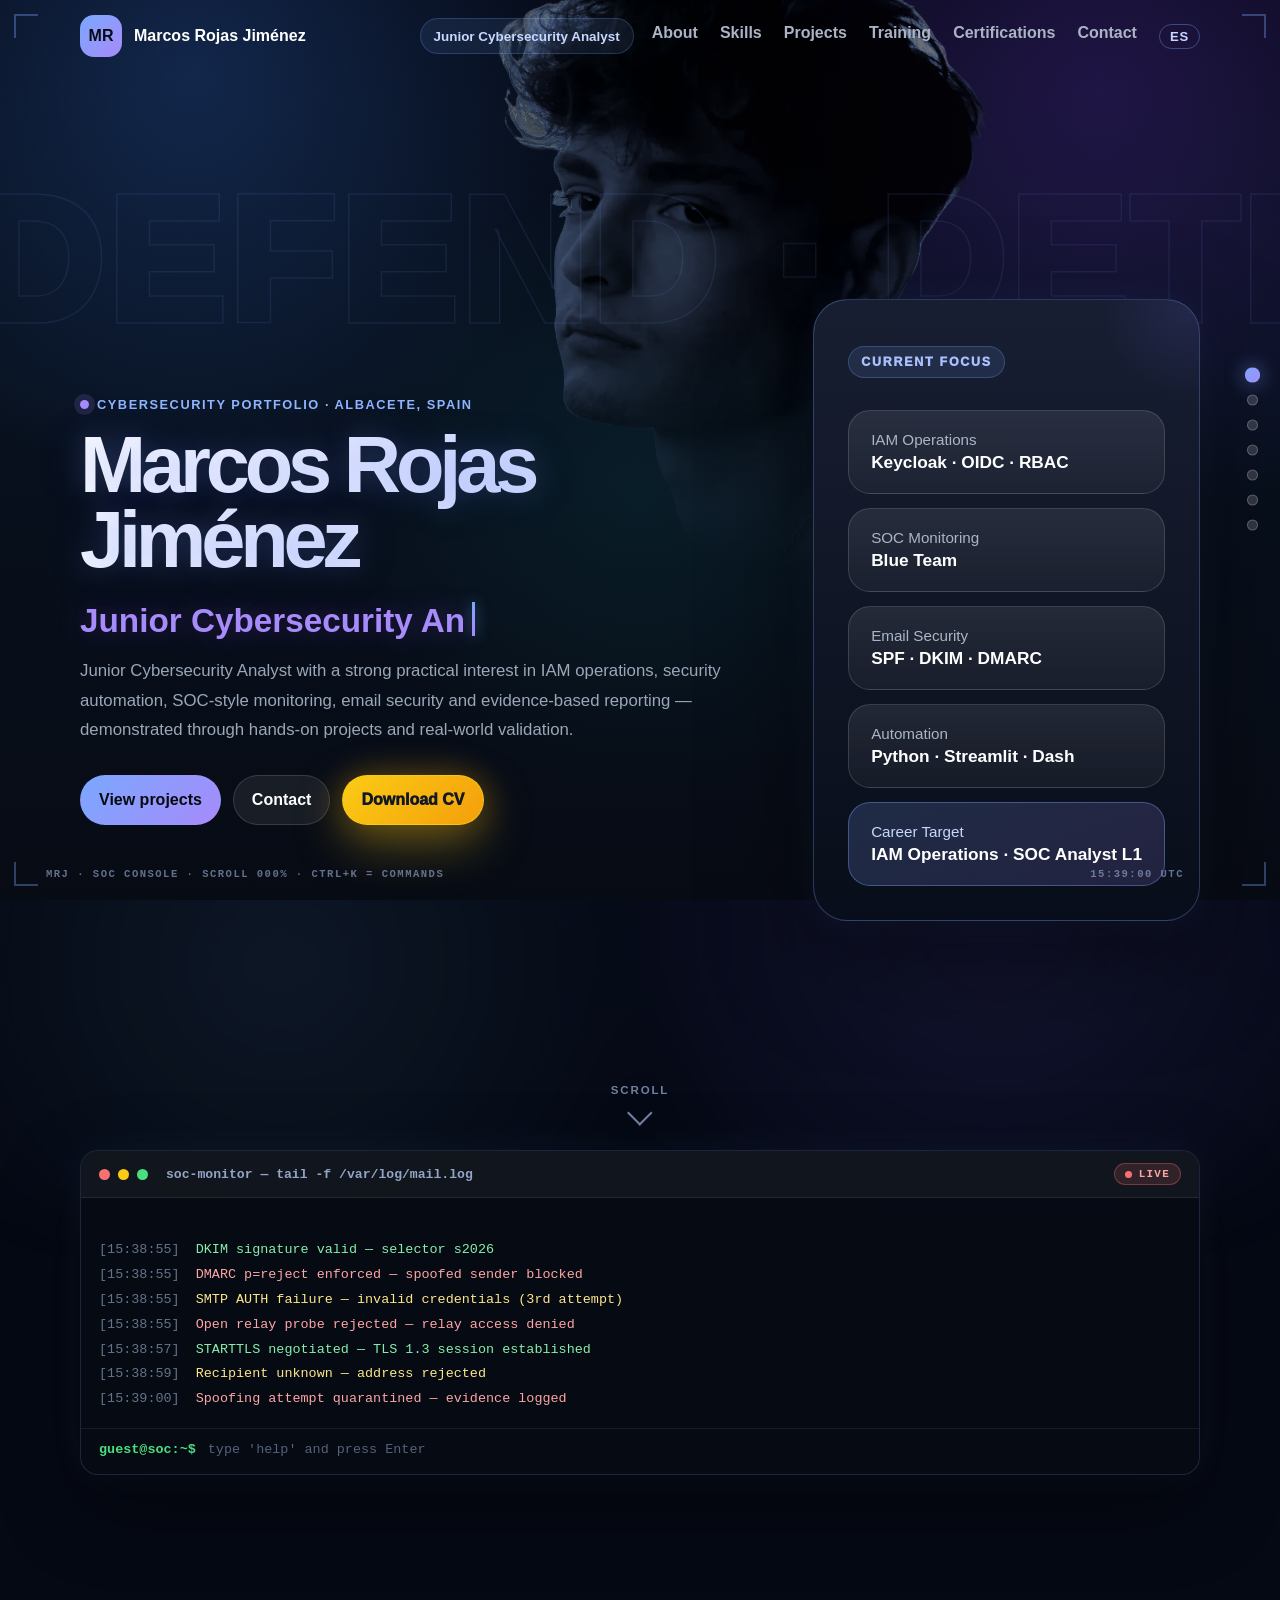
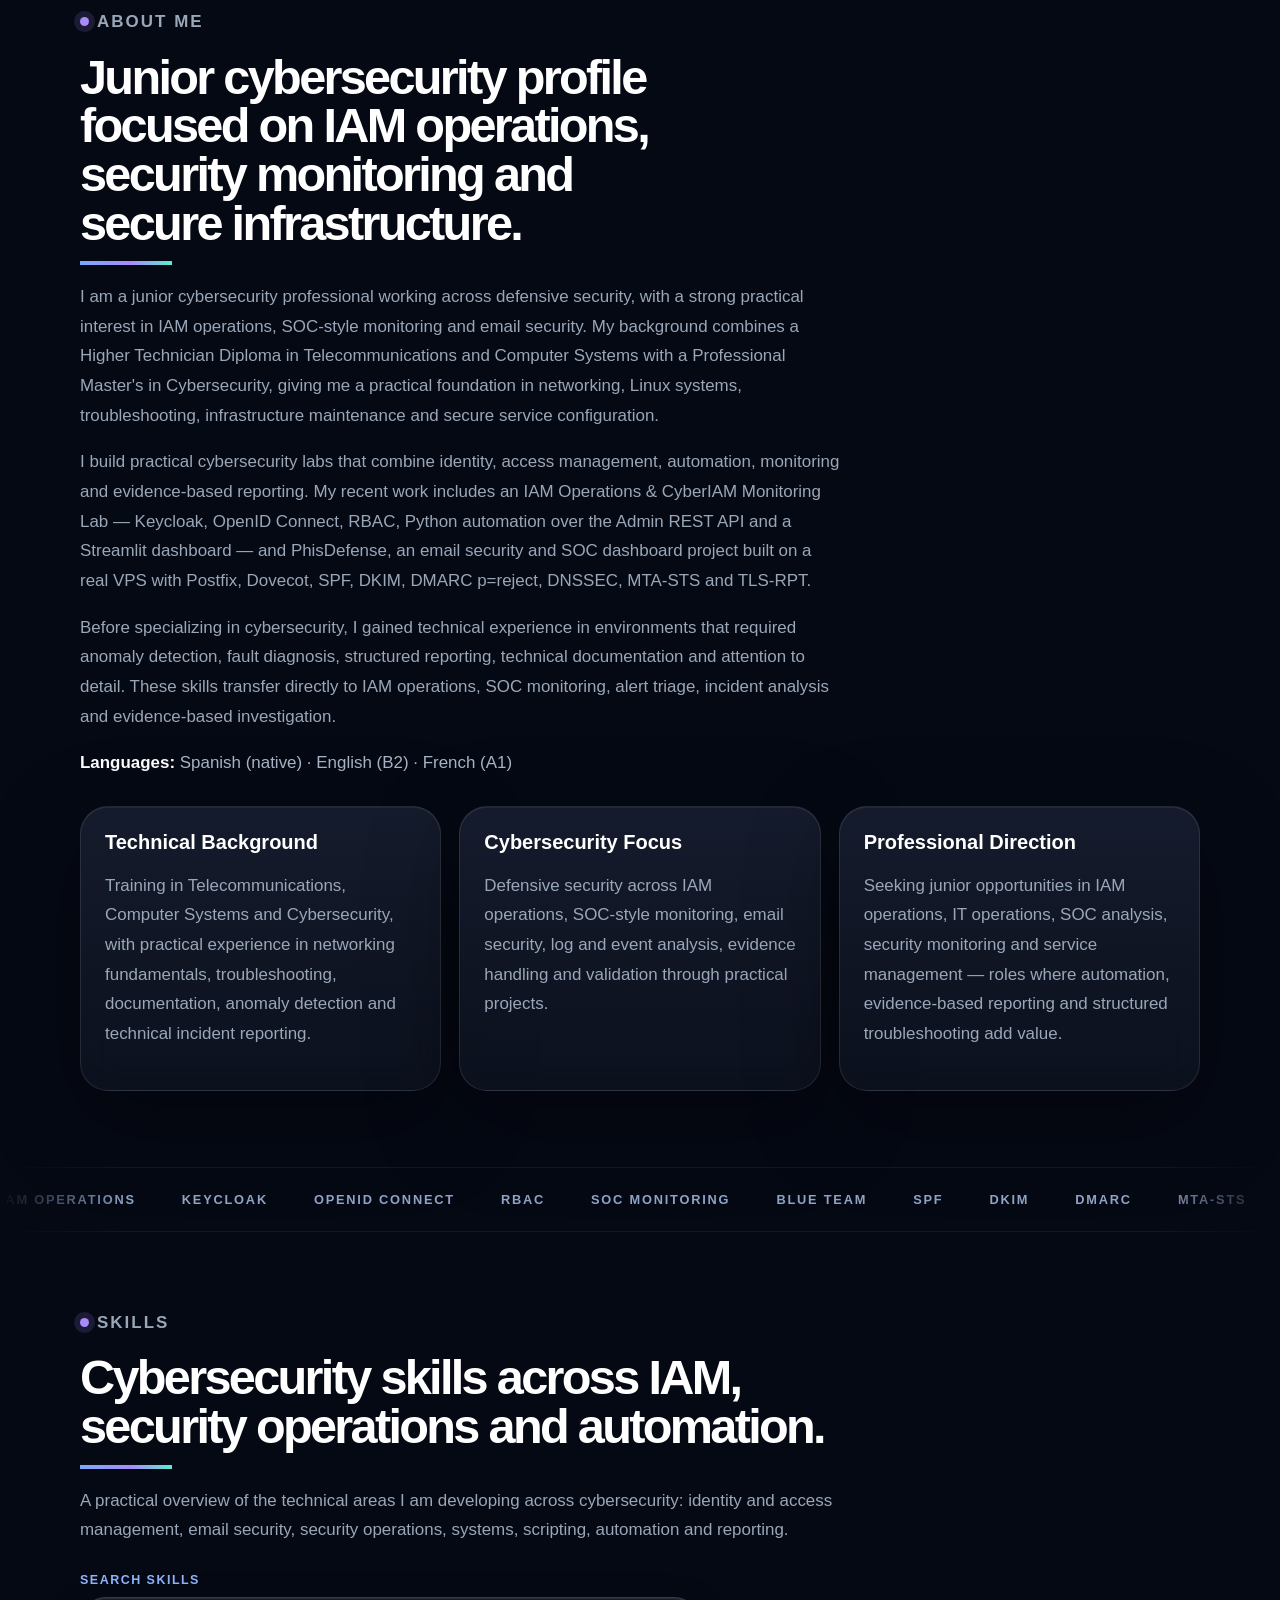
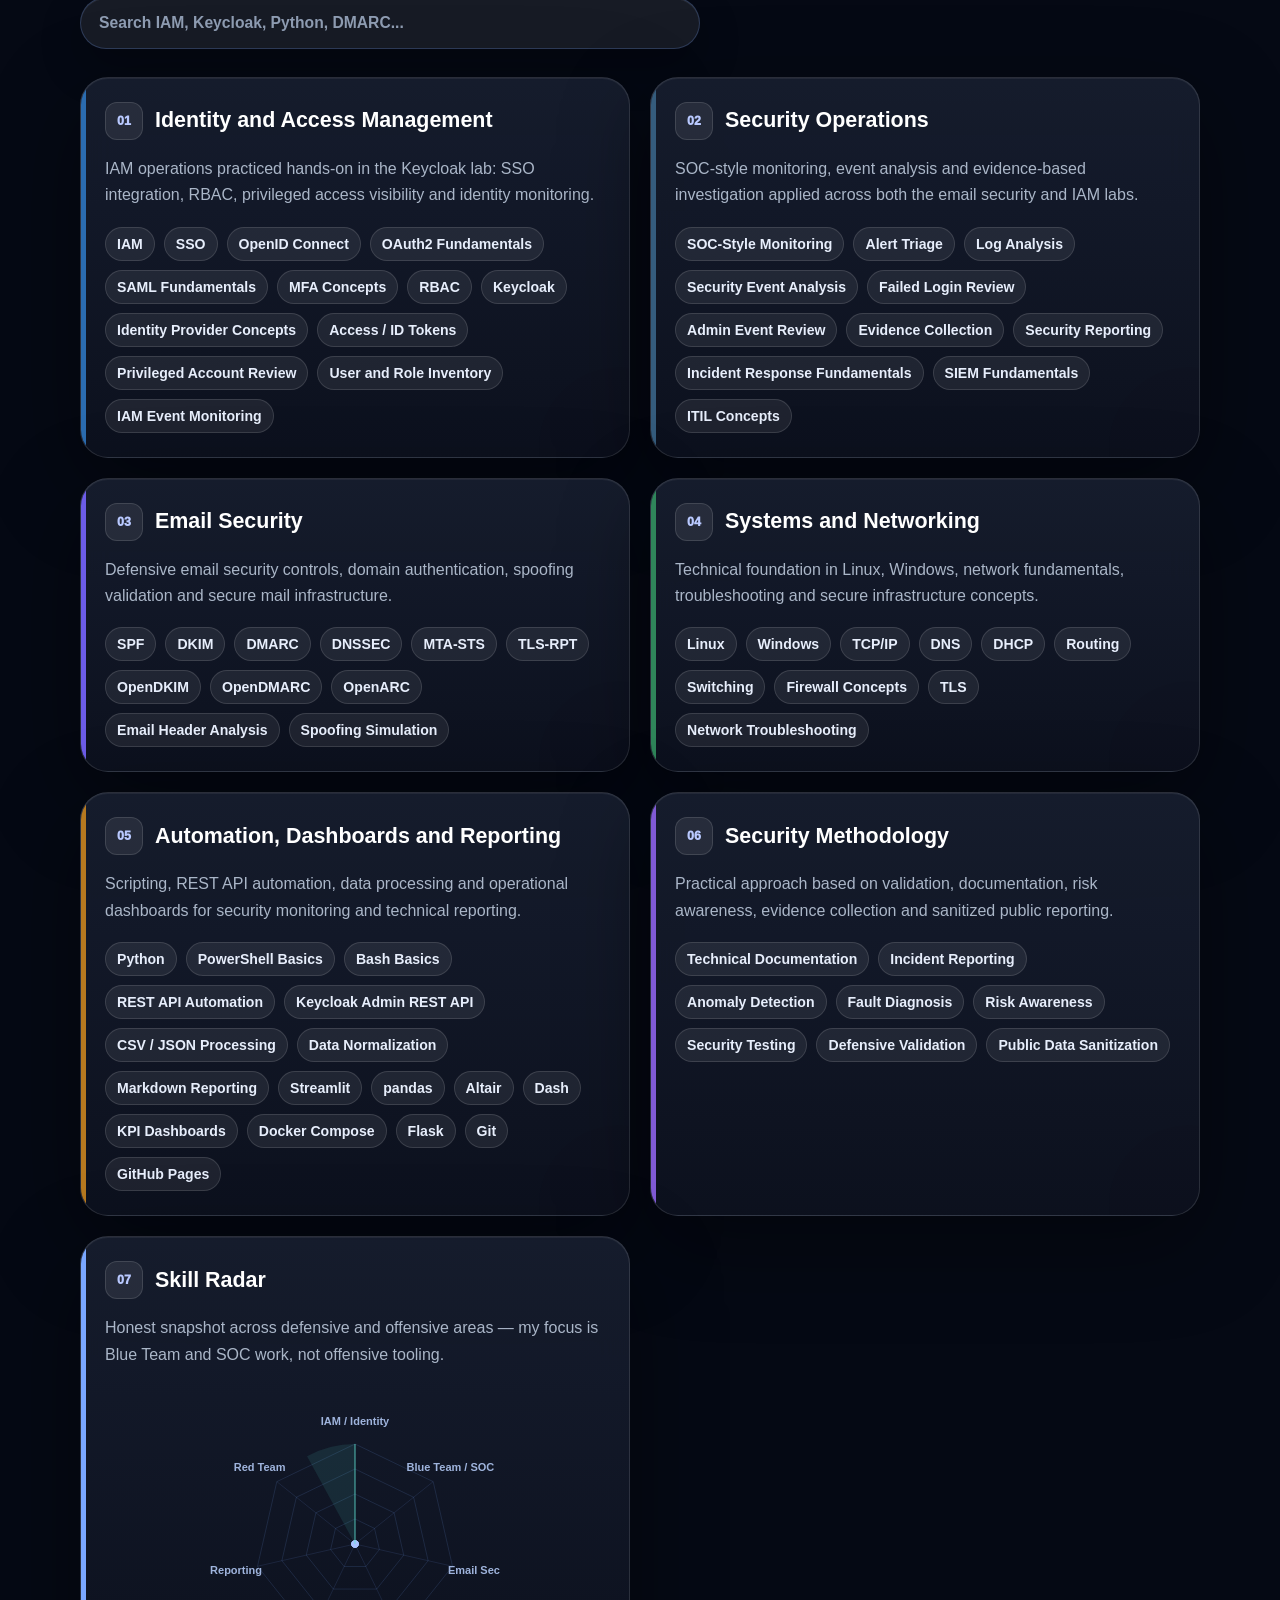
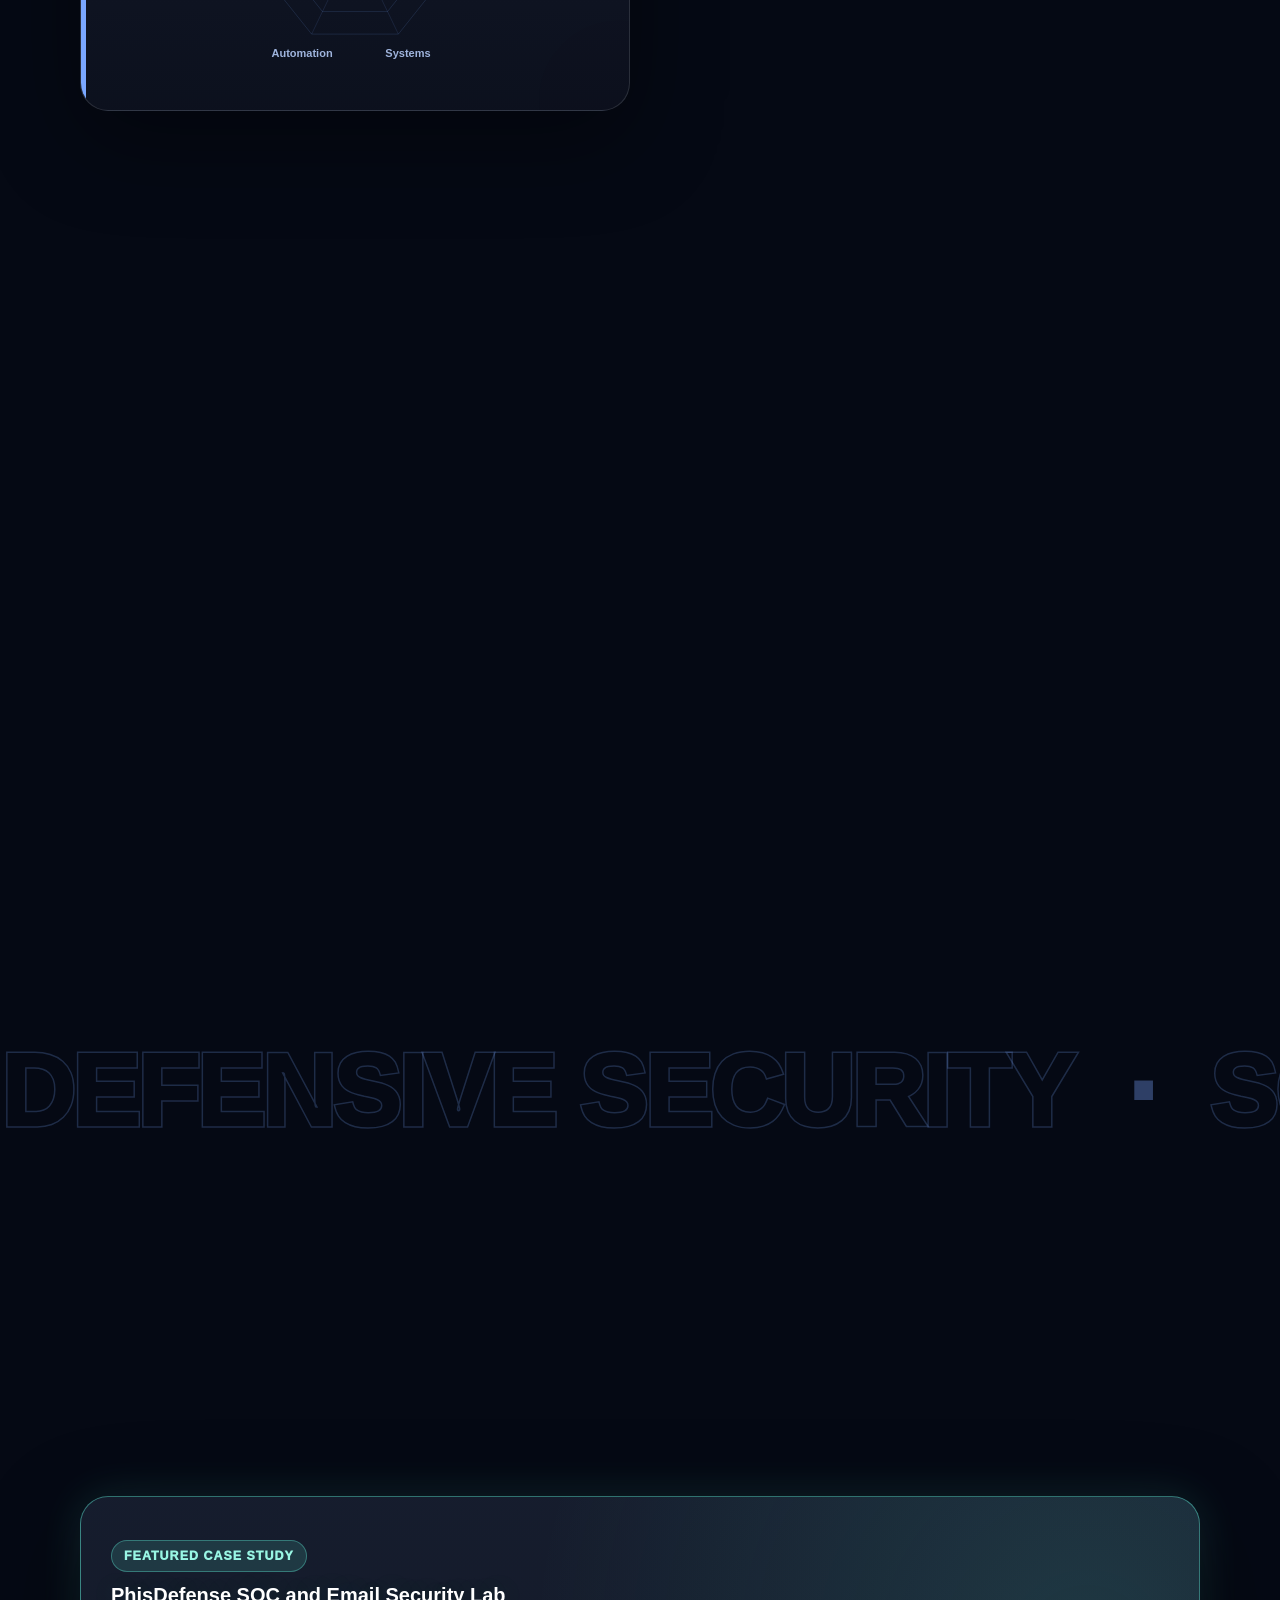
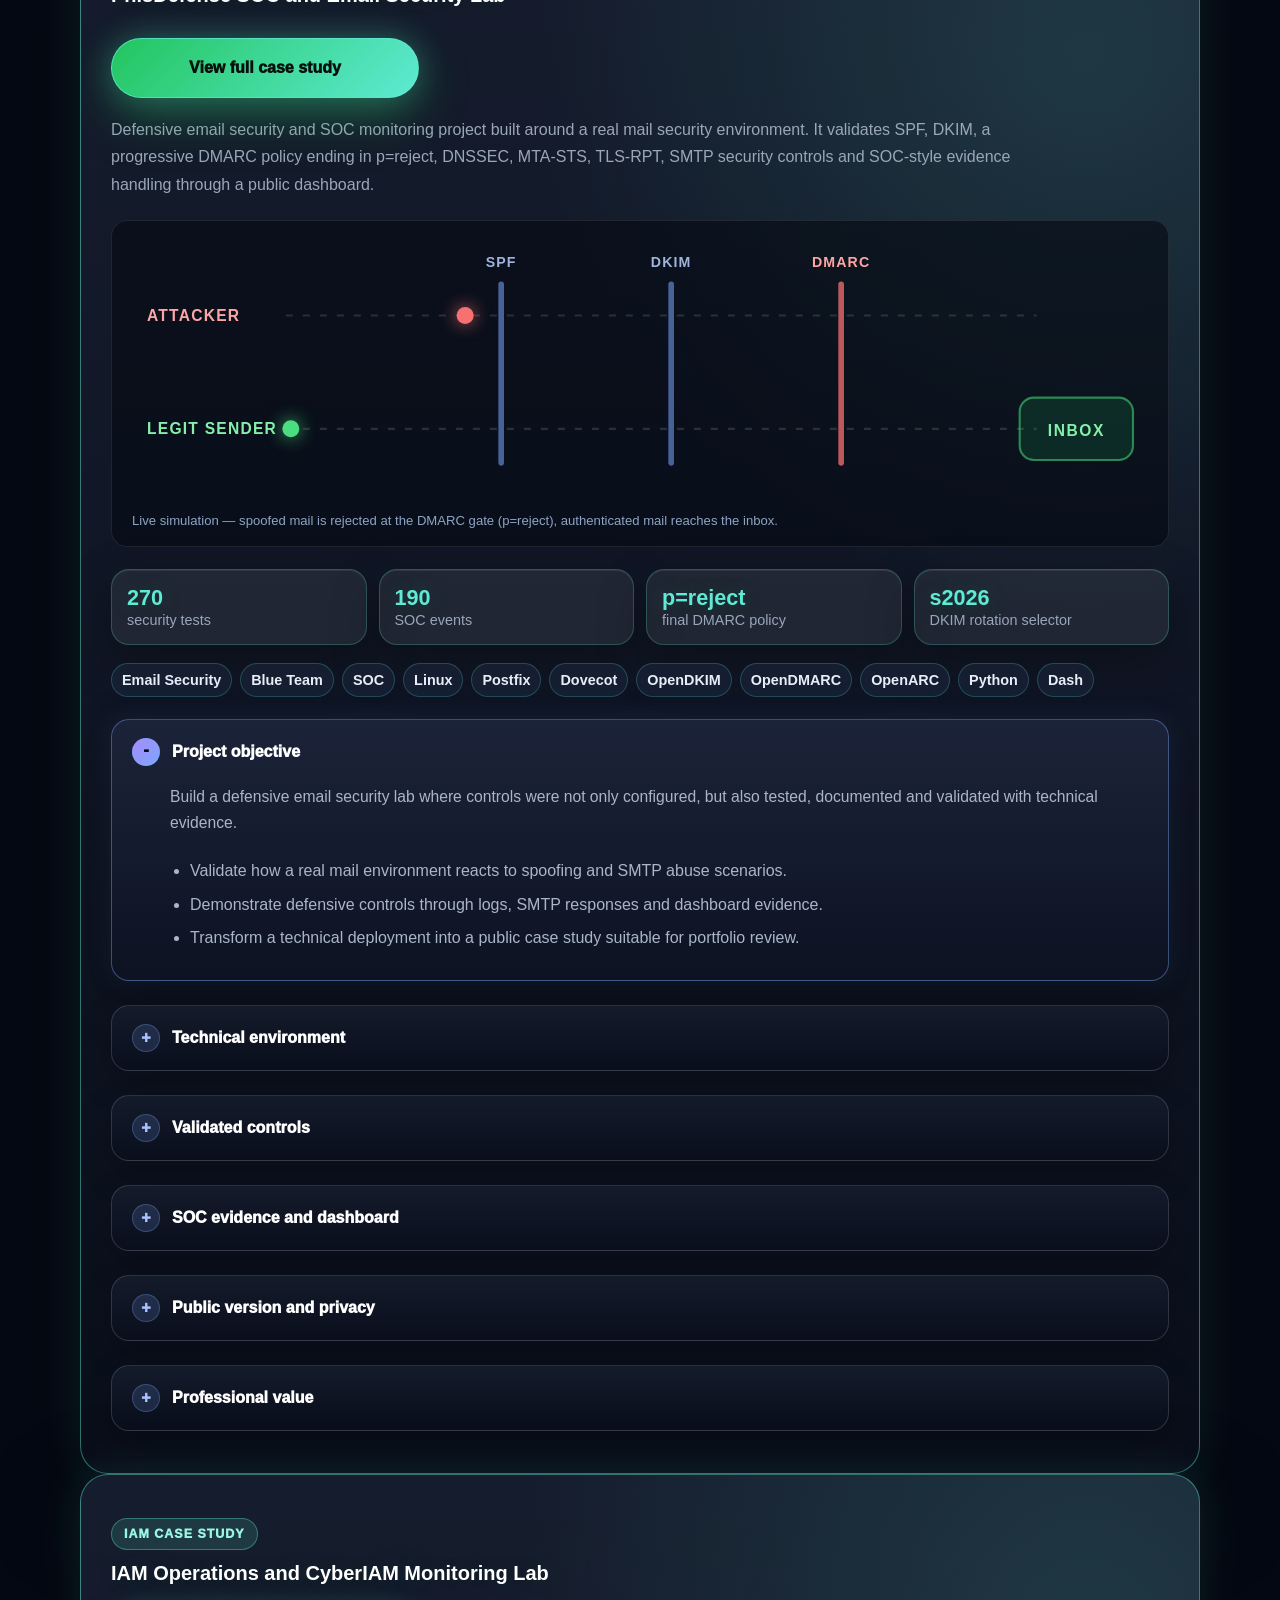
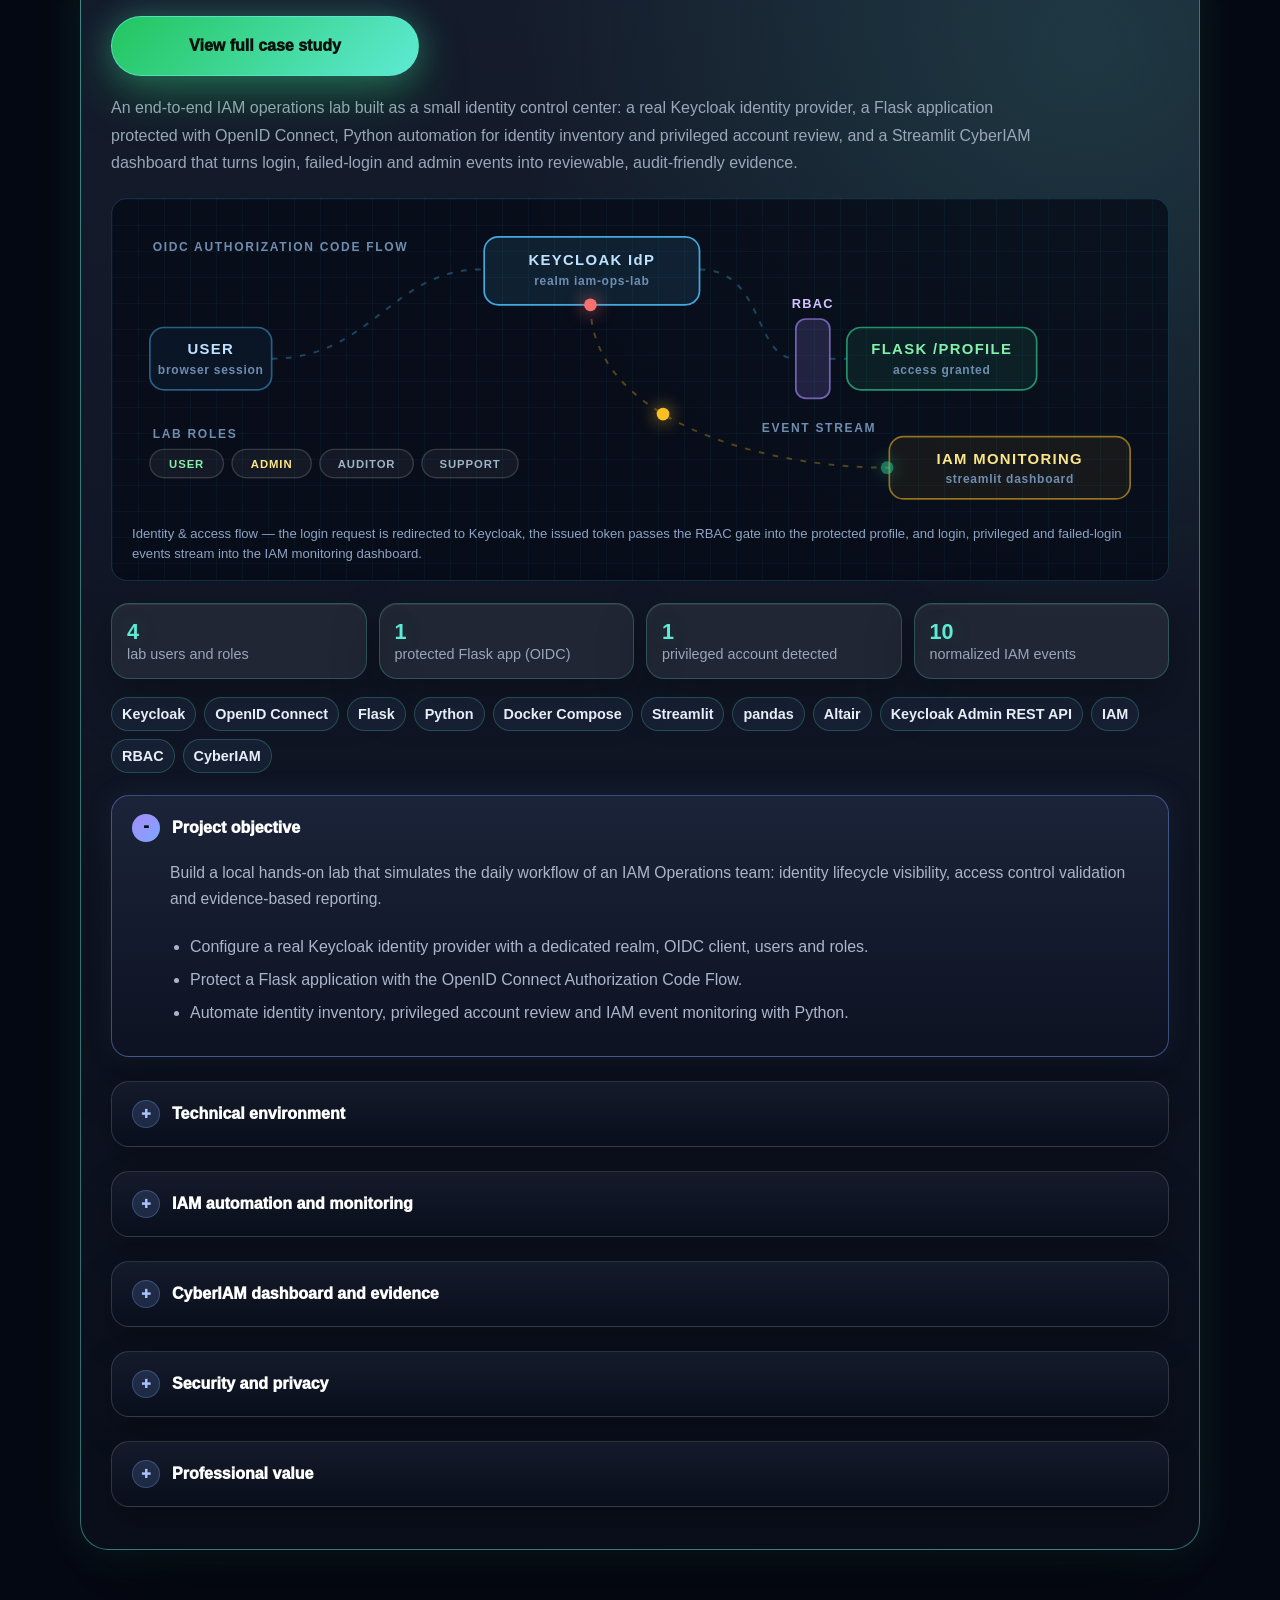
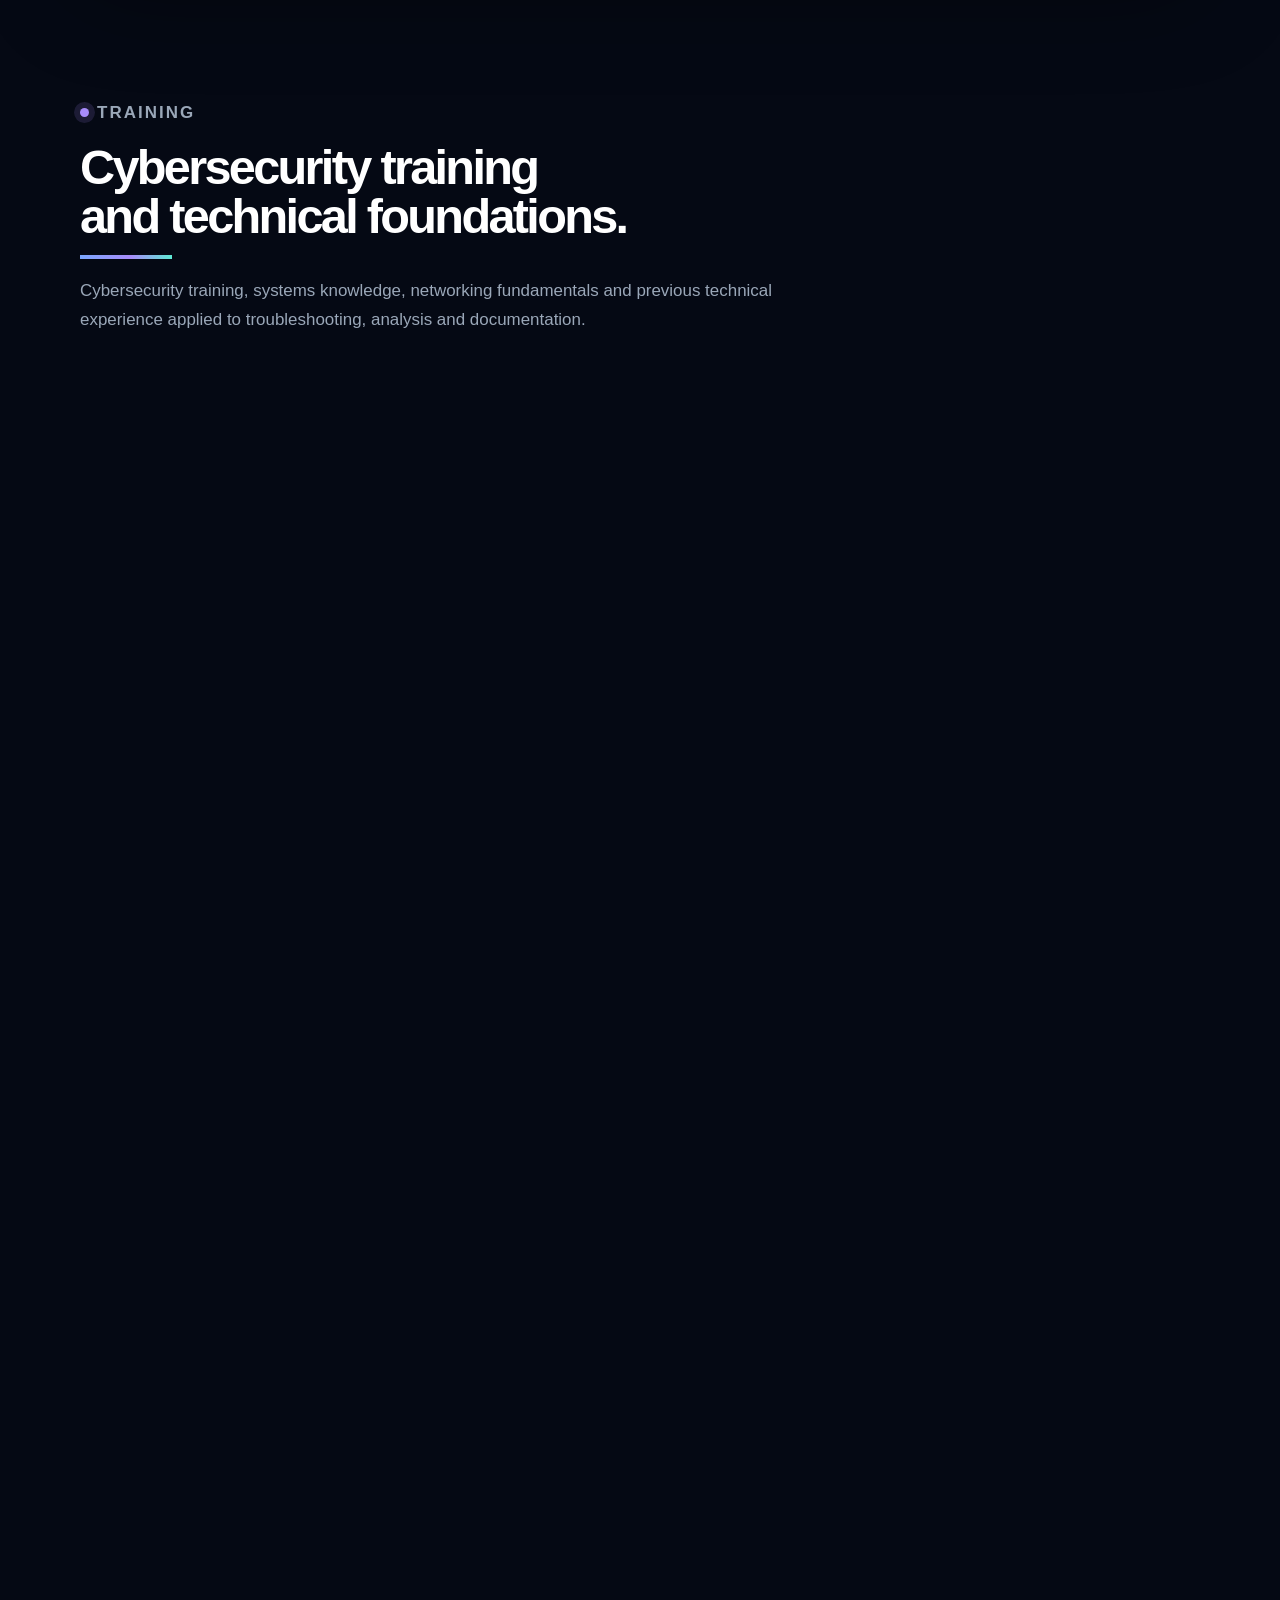
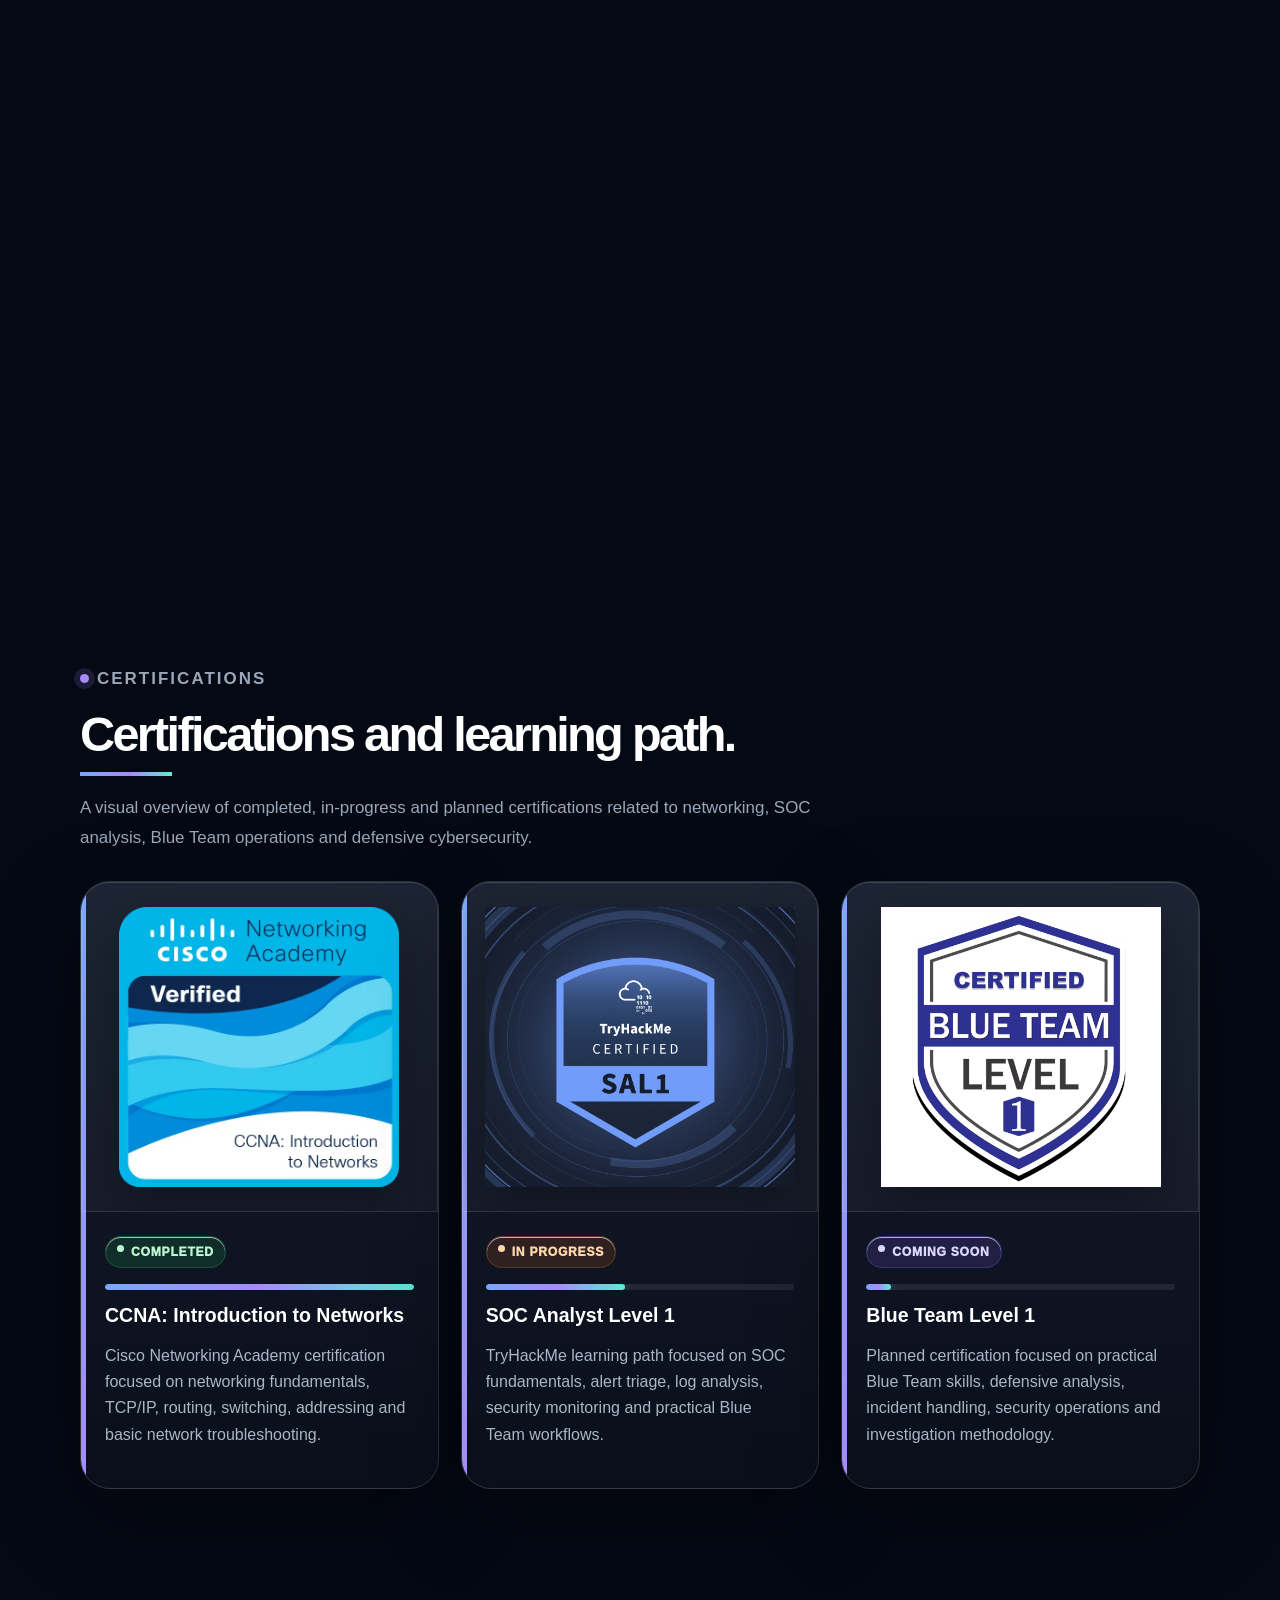
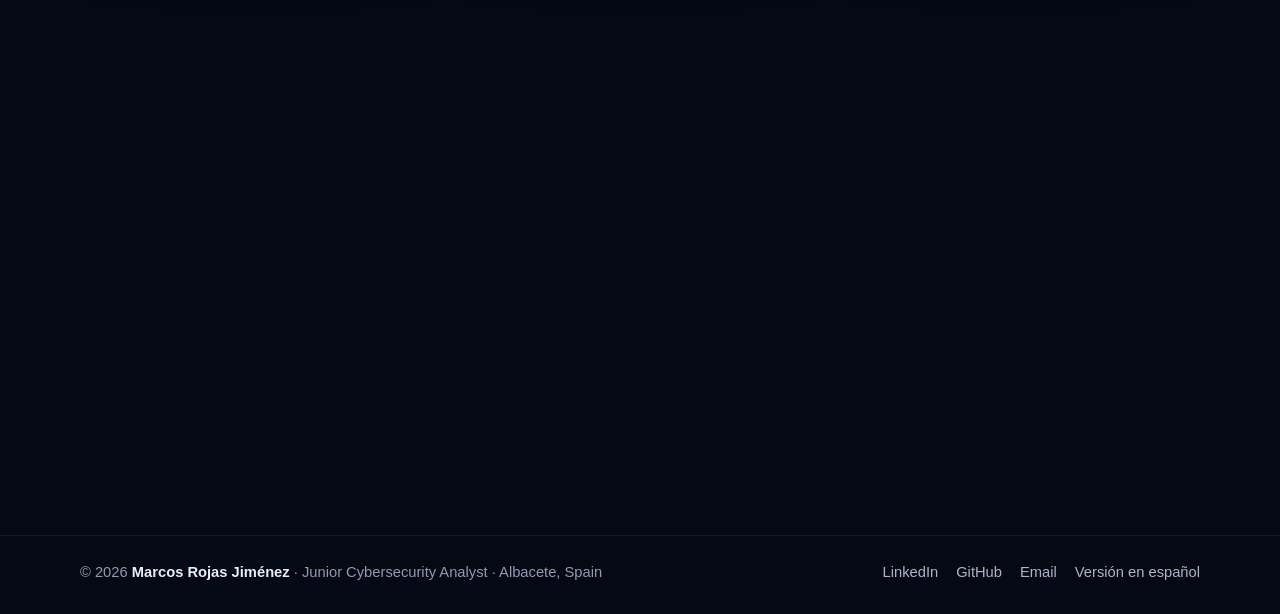
<file: index.html>
<!DOCTYPE html>
<html lang="en">
<head>
  <meta charset="UTF-8" />
  <meta name="viewport" content="width=device-width, initial-scale=1.0" />
  <title>Marcos Rojas Jiménez | Cybersecurity Portfolio · Junior SOC &amp; IAM Analyst</title>
  <link rel="icon" type="image/svg+xml" href="favicon.svg" />
  <link rel="icon" type="image/png" sizes="32x32" href="favicon-32.png" />
  <link rel="apple-touch-icon" sizes="180x180" href="apple-touch-icon.png" />
  <meta name="description" content="Cybersecurity portfolio of Marcos Rojas Jiménez, Junior Cybersecurity Analyst based in Albacete, Spain: IAM Operations with Keycloak, SOC monitoring, email security (SPF, DKIM, DMARC) and Python automation." />
  <meta name="author" content="Marcos Rojas Jiménez" />
  <meta name="robots" content="index, follow, max-image-preview:large" />
  <meta name="theme-color" content="#070a11" />
  <meta http-equiv="Content-Security-Policy" content="default-src 'self'; script-src 'self'; style-src 'self' 'unsafe-inline'; img-src 'self' data:; media-src 'self'; connect-src 'self'; object-src 'none'; base-uri 'self'; form-action 'self'" />
  <meta name="referrer" content="strict-origin-when-cross-origin" />
  <link rel="canonical" href="https://marcos-rojas-jimenez.github.io/" />
  <link rel="alternate" hreflang="en" href="https://marcos-rojas-jimenez.github.io/" />
  <link rel="alternate" hreflang="es" href="https://marcos-rojas-jimenez.github.io/es/" />
  <link rel="alternate" hreflang="x-default" href="https://marcos-rojas-jimenez.github.io/" />
  <meta property="og:type" content="profile" />
  <meta property="profile:first_name" content="Marcos" />
  <meta property="profile:last_name" content="Rojas Jiménez" />
  <meta property="og:site_name" content="Marcos Rojas Jiménez — Cybersecurity Portfolio" />
  <meta property="og:title" content="Marcos Rojas Jiménez | Cybersecurity Portfolio" />
  <meta property="og:description" content="Junior Cybersecurity Analyst based in Albacete, Spain: IAM Operations, SOC monitoring, email security and Python automation, demonstrated through evidence-based projects." />
  <meta property="og:url" content="https://marcos-rojas-jimenez.github.io/" />
  <meta property="og:locale" content="en_US" />
  <meta property="og:locale:alternate" content="es_ES" />
  <meta property="og:image" content="https://marcos-rojas-jimenez.github.io/assets/og-image.png" />
  <meta property="og:image:width" content="1200" />
  <meta property="og:image:height" content="630" />
  <meta property="og:image:alt" content="Marcos Rojas Jiménez — Junior Cybersecurity Analyst portfolio card" />
  <meta name="twitter:card" content="summary_large_image" />
  <meta name="twitter:title" content="Marcos Rojas Jiménez | Cybersecurity Portfolio" />
  <meta name="twitter:description" content="Junior Cybersecurity Analyst based in Albacete, Spain: IAM Operations, SOC monitoring, email security and Python automation, demonstrated through evidence-based projects." />
  <meta name="twitter:image" content="https://marcos-rojas-jimenez.github.io/assets/og-image.png" />
  <script type="application/ld+json">
  {
    "@context": "https://schema.org",
    "@graph": [
      {
        "@type": "ProfilePage",
        "@id": "https://marcos-rojas-jimenez.github.io/#profilepage",
        "url": "https://marcos-rojas-jimenez.github.io/",
        "name": "Marcos Rojas Jiménez | Cybersecurity Portfolio",
        "inLanguage": "en",
        "isPartOf": {
          "@id": "https://marcos-rojas-jimenez.github.io/#website"
        },
        "mainEntity": {
          "@id": "https://marcos-rojas-jimenez.github.io/#person"
        },
        "about": {
          "@id": "https://marcos-rojas-jimenez.github.io/#person"
        },
        "primaryImageOfPage": {
          "@type": "ImageObject",
          "url": "https://marcos-rojas-jimenez.github.io/assets/profile-cut.png"
        },
        "dateCreated": "2026-07-09T00:00:00+02:00",
        "dateModified": "2026-10-21T00:00:00+02:00"
      },
      {
        "@type": "Person",
        "@id": "https://marcos-rojas-jimenez.github.io/#person",
        "name": "Marcos Rojas Jiménez",
        "alternateName": [
          "Marcos Rojas Jimenez",
          "Marcos Rojas"
        ],
        "givenName": "Marcos",
        "familyName": "Rojas Jiménez",
        "jobTitle": "Junior Cybersecurity Analyst",
        "description": "Junior Cybersecurity Analyst based in Albacete, Spain, focused on IAM Operations, SOC monitoring, email security and Python automation.",
        "url": "https://marcos-rojas-jimenez.github.io/",
        "mainEntityOfPage": "https://marcos-rojas-jimenez.github.io/",
        "email": "mailto:marcosrojasjimenez2@gmail.com",
        "image": {
          "@type": "ImageObject",
          "url": "https://marcos-rojas-jimenez.github.io/assets/profile-cut.png",
          "caption": "Marcos Rojas Jiménez"
        },
        "address": {
          "@type": "PostalAddress",
          "addressLocality": "Albacete",
          "addressRegion": "Castilla-La Mancha",
          "addressCountry": "ES"
        },
        "knowsLanguage": [
          {
            "@type": "Language",
            "name": "Spanish",
            "alternateName": "es"
          },
          {
            "@type": "Language",
            "name": "English",
            "alternateName": "en"
          },
          {
            "@type": "Language",
            "name": "French",
            "alternateName": "fr"
          }
        ],
        "alumniOf": [
          {
            "@type": "EducationalOrganization",
            "name": "DigitechFP"
          },
          {
            "@type": "EducationalOrganization",
            "name": "IES Universidad Laboral"
          }
        ],
        "hasCredential": [
          {
            "@type": "EducationalOccupationalCredential",
            "name": "Curso de Especialización en Ciberseguridad en Entornos de las Tecnologías de la Información (Máster de FP)",
            "credentialCategory": "degree",
            "recognizedBy": {
              "@type": "EducationalOrganization",
              "name": "DigitechFP"
            }
          },
          {
            "@type": "EducationalOccupationalCredential",
            "name": "Técnico Superior en Sistemas de Telecomunicaciones e Informáticos",
            "credentialCategory": "degree",
            "recognizedBy": {
              "@type": "EducationalOrganization",
              "name": "IES Universidad Laboral"
            }
          },
          {
            "@type": "EducationalOccupationalCredential",
            "name": "CCNA: Introduction to Networks",
            "credentialCategory": "certificate",
            "recognizedBy": {
              "@type": "Organization",
              "name": "Cisco Networking Academy"
            }
          }
        ],
        "sameAs": [
          "https://www.linkedin.com/in/marcos-rojas-jimenez",
          "https://github.com/Marcos-Rojas-Jimenez"
        ],
        "knowsAbout": [
          "Cybersecurity",
          "Identity and Access Management",
          "IAM Operations",
          "SOC analysis",
          "Security monitoring",
          "Blue Team",
          "Email security",
          "Keycloak",
          "OpenID Connect",
          "RBAC",
          "SPF",
          "DKIM",
          "DMARC",
          "SIEM",
          "Linux",
          "Python",
          "Streamlit",
          "Log analysis"
        ]
      },
      {
        "@type": "WebSite",
        "@id": "https://marcos-rojas-jimenez.github.io/#website",
        "name": "Marcos Rojas Jiménez — Cybersecurity Portfolio",
        "alternateName": [
          "Portfolio de ciberseguridad de Marcos Rojas Jiménez",
          "Marcos Rojas Jimenez Cybersecurity Portfolio"
        ],
        "url": "https://marcos-rojas-jimenez.github.io/",
        "inLanguage": [
          "en",
          "es"
        ],
        "about": {
          "@id": "https://marcos-rojas-jimenez.github.io/#person"
        },
        "publisher": {
          "@id": "https://marcos-rojas-jimenez.github.io/#person"
        }
      }
    ]
  }
  </script>
  <link rel="stylesheet" href="styles.css?v=20261021" />
<style id="project-accordion-final-fix">
  #projects .compact-project-card {
    overflow: hidden !important;
  }

  #projects .compact-project-header {
    display: flex !important;
    justify-content: space-between !important;
    align-items: flex-start !important;
    gap: 18px !important;
    flex-wrap: wrap !important;
  }

  #projects .compact-cta {
    white-space: normal !important;
    max-width: 100% !important;
  }

  #projects details {
    display: block !important;
    background: linear-gradient(180deg, rgba(20,27,43,0.98), rgba(10,15,28,0.96)) !important;
    border: 1px solid rgba(255,255,255,0.14) !important;
    border-radius: 18px !important;
    color: #f4f7fb !important;
    box-shadow: 0 14px 34px rgba(0,0,0,0.22) !important;
    overflow: hidden !important;
    margin: 0 0 12px 0 !important;
    padding: 0 !important;
  }

  #projects details[open] {
    background: linear-gradient(180deg, rgba(28,36,58,0.98), rgba(13,19,34,0.96)) !important;
    border-color: rgba(122,167,255,0.40) !important;
    box-shadow: 0 22px 55px rgba(0,0,0,0.32), 0 0 28px rgba(122,167,255,0.10) !important;
  }

  #projects summary {
    display: flex !important;
    align-items: center !important;
    gap: 12px !important;
    cursor: pointer !important;
    padding: 18px 20px !important;
    color: #ffffff !important;
    font-weight: 950 !important;
    list-style: none !important;
    background: transparent !important;
  }

  #projects summary::-webkit-details-marker {
    display: none !important;
  }

  #projects summary::before {
    content: "+" !important;
    width: 26px !important;
    height: 26px !important;
    min-width: 26px !important;
    display: grid !important;
    place-items: center !important;
    border-radius: 999px !important;
    background: rgba(122,167,255,0.16) !important;
    border: 1px solid rgba(122,167,255,0.28) !important;
    color: #a9c2ff !important;
    font-weight: 950 !important;
  }

  #projects details[open] summary::before {
    content: "-" !important;
    background: linear-gradient(135deg, #7aa7ff, #a78bfa) !important;
    color: #070a11 !important;
    border-color: transparent !important;
  }

  #projects details p {
    color: #aab6c8 !important;
    padding: 0 22px 22px 58px !important;
    margin: 0 !important;
    line-height: 1.65 !important;
    font-size: 0.98rem !important;
  }

  #projects details ul {
    color: #aab6c8 !important;
    padding: 0 22px 22px 78px !important;
    margin: 0 !important;
    line-height: 1.65 !important;
  }

  #projects details li {
    color: #aab6c8 !important;
    margin-bottom: 7px !important;
  }

  #projects details:hover {
    border-color: rgba(122,167,255,0.48) !important;
    box-shadow: 0 24px 60px rgba(0,0,0,0.34), 0 0 30px rgba(122,167,255,0.12) !important;
  }
</style>
<style id="final-cta-click-fix">
  #projects .compact-project-card,
  #projects .compact-project-header,
  #projects .compact-project-header div {
    position: relative !important;
    overflow: visible !important;
  }

  #projects .compact-project-card::before,
  #projects .compact-project-card::after,
  #projects .btn::before,
  #projects .btn::after {
    display: none !important;
    pointer-events: none !important;
  }

  #projects .compact-project-header {
    display: block !important;
  }

  #projects .compact-cta {
    display: inline-flex !important;
    width: auto !important;
    min-width: 250px !important;
    height: 58px !important;
    margin-top: 22px !important;
    padding: 0 28px !important;
    align-items: center !important;
    justify-content: center !important;
    position: relative !important;
    z-index: 9999 !important;
    pointer-events: auto !important;
    cursor: pointer !important;
    isolation: isolate !important;
  }

  #projects .compact-project-card * {
    pointer-events: auto;
  }
</style>
<style id="training-clean-final-style">
  #training.training-clean {
    padding-top: 72px !important;
    padding-bottom: 72px !important;
  }

  #training .training-clean-grid {
    display: grid !important;
    grid-template-columns: repeat(2, minmax(0, 1fr)) !important;
    gap: 20px !important;
    align-items: stretch !important;
  }

  #training .training-clean-card {
    position: relative !important;
    overflow: hidden !important;
    padding: 26px !important;
    border-radius: 28px !important;
    background: linear-gradient(180deg, rgba(22,29,46,0.98), rgba(13,18,31,0.94)) !important;
    border: 1px solid rgba(255,255,255,0.12) !important;
    box-shadow: 0 24px 70px rgba(0,0,0,0.34) !important;
    min-height: 300px !important;
  }

  #training .training-clean-card.highlight {
    border-color: rgba(122,167,255,0.36) !important;
  }

  #training .training-clean-card::before {
    content: "" !important;
    position: absolute !important;
    left: 0 !important;
    top: 0 !important;
    bottom: 0 !important;
    width: 5px !important;
    background: linear-gradient(180deg, #7aa7ff, #a78bfa) !important;
  }

  #training .training-clean-card::after {
    content: "" !important;
    position: absolute !important;
    right: -90px !important;
    top: -90px !important;
    width: 190px !important;
    height: 190px !important;
    border-radius: 50% !important;
    background: radial-gradient(circle, rgba(122,167,255,0.14), transparent 70%) !important;
    pointer-events: none !important;
  }

  #training .training-clean-card:hover {
    transform: translateY(-6px) !important;
    border-color: rgba(122,167,255,0.40) !important;
    box-shadow: 0 34px 95px rgba(0,0,0,0.46) !important;
  }

  #training .training-clean-top {
    display: flex !important;
    justify-content: space-between !important;
    align-items: center !important;
    gap: 12px !important;
    margin-bottom: 16px !important;
  }

  #training .training-clean-top span {
    color: #8fb5ff !important;
    font-size: 0.78rem !important;
    font-weight: 950 !important;
    letter-spacing: 0.08em !important;
    text-transform: uppercase !important;
  }

  #training .training-clean-top strong {
    padding: 7px 10px !important;
    border-radius: 999px !important;
    background: rgba(122,167,255,0.14) !important;
    border: 1px solid rgba(122,167,255,0.24) !important;
    color: #c7d7ff !important;
    font-size: 0.78rem !important;
  }

  #training .training-clean-card h3 {
    color: #ffffff !important;
    margin: 0 0 8px !important;
    font-size: 1.34rem !important;
    line-height: 1.18 !important;
  }

  #training .training-clean-place {
    color: #c4b5fd !important;
    font-weight: 850 !important;
    margin: 0 0 14px !important;
  }

  #training .training-clean-card p {
    color: #aab6c8 !important;
    line-height: 1.65 !important;
    margin-top: 0 !important;
  }

  #training .training-clean-tags {
    display: flex !important;
    flex-wrap: wrap !important;
    gap: 8px !important;
    margin-top: 18px !important;
  }

  #training .training-clean-tags span {
    display: inline-flex !important;
    align-items: center !important;
    padding: 8px 10px !important;
    border-radius: 999px !important;
    background: rgba(255,255,255,0.075) !important;
    border: 1px solid rgba(255,255,255,0.12) !important;
    color: #e7eefc !important;
    font-size: 0.86rem !important;
    font-weight: 760 !important;
  }

  #training .training-clean-tags span:hover {
    background: rgba(122,167,255,0.16) !important;
    border-color: rgba(122,167,255,0.30) !important;
  }

  #training .training-clean-roles {
    list-style: none !important;
    margin: 0 0 14px !important;
    padding: 0 !important;
    display: grid !important;
    gap: 10px !important;
  }

  #training .training-clean-roles li {
    color: #e7eefc !important;
    font-size: 0.95rem !important;
    line-height: 1.45 !important;
  }

  #training .training-clean-roles li span {
    display: block !important;
    color: #8fb5ff !important;
    font-size: 0.8rem !important;
    font-weight: 800 !important;
    letter-spacing: 0.04em !important;
  }

  #about .about-languages {
    color: #aab6c8 !important;
  }

  #about .about-languages strong {
    color: #ffffff !important;
  }

  @media (max-width: 900px) {
    #training .training-clean-grid {
      grid-template-columns: 1fr !important;
    }

    #training .training-clean-card {
      min-height: auto !important;
    }
  }
</style>
<style id="mobile-hero-final-fix">
  @media (max-width: 768px) {
    html,
    body {
      max-width: 100% !important;
      overflow-x: hidden !important;
    }

    .shell {
      width: calc(100% - 32px) !important;
      max-width: 1120px !important;
    }

    .hero {
      min-height: auto !important;
      padding: 118px 0 44px !important;
    }

    .hero-grid {
      display: grid !important;
      grid-template-columns: 1fr !important;
      gap: 28px !important;
      width: 100% !important;
      max-width: 100% !important;
    }

    .hero-copy {
      width: 100% !important;
      max-width: 100% !important;
      overflow: visible !important;
    }

    .hero-copy h1,
    .hero h1,
    h1 {
      width: 100% !important;
      max-width: 100% !important;
      font-size: clamp(2.35rem, 12.5vw, 3.15rem) !important;
      line-height: 0.96 !important;
      letter-spacing: -0.045em !important;
      word-break: normal !important;
      overflow-wrap: normal !important;
    }

    .role {
      max-width: 100% !important;
      font-size: clamp(1.15rem, 5.8vw, 1.45rem) !important;
      line-height: 1.15 !important;
    }

    .hero-text {
      max-width: 100% !important;
      font-size: 0.98rem !important;
      line-height: 1.6 !important;
    }

    .kicker {
      max-width: 100% !important;
      white-space: normal !important;
      overflow-wrap: break-word !important;
      font-size: 0.68rem !important;
      letter-spacing: 0.08em !important;
    }

    .actions {
      display: grid !important;
      grid-template-columns: 1fr !important;
      gap: 12px !important;
      width: 100% !important;
    }

    .actions .btn {
      width: 100% !important;
      min-width: 0 !important;
      box-sizing: border-box !important;
    }

    .profile-card {
      width: 100% !important;
      max-width: 100% !important;
      margin: 0 !important;
    }

    .hero-copy::before,
    .hero-copy::after {
      display: none !important;
    }
  }

  @media (max-width: 420px) {
    .hero-copy h1,
    .hero h1,
    h1 {
      font-size: clamp(2.15rem, 11.5vw, 2.85rem) !important;
      line-height: 0.98 !important;
      letter-spacing: -0.035em !important;
    }

    .role {
      font-size: clamp(1.05rem, 5.6vw, 1.32rem) !important;
    }
  }
</style>
<style id="remove-hero-blocks-final">
  #home::before,
  #home::after,
  #home .hero-copy::before,
  #home .hero-copy::after,
  .hero::before,
  .hero::after,
  .hero-copy::before,
  .hero-copy::after {
    display: none !important;
    content: none !important;
    opacity: 0 !important;
    visibility: hidden !important;
    pointer-events: none !important;
  }
</style>
<style id="projects-highlight-final">
  /* Featured project section highlight */
  #projects .compact-project-card,
  #projects .project-card {
    position: relative !important;
    overflow: hidden !important;
    border: 1px solid rgba(94, 234, 212, 0.45) !important;
    box-shadow:
      0 34px 100px rgba(0, 0, 0, 0.46),
      0 0 45px rgba(94, 234, 212, 0.14) !important;
    background:
      radial-gradient(circle at 90% 10%, rgba(94, 234, 212, 0.14), transparent 32%),
      linear-gradient(180deg, rgba(22,29,46,0.98), rgba(10,15,28,0.96)) !important;
  }

  #projects .project-label {
    display: inline-flex !important;
    padding: 8px 12px !important;
    border-radius: 999px !important;
    background: rgba(94, 234, 212, 0.14) !important;
    border: 1px solid rgba(94, 234, 212, 0.36) !important;
    color: #99f6e4 !important;
    font-weight: 950 !important;
    letter-spacing: 0.08em !important;
    text-transform: uppercase !important;
  }

  #projects .compact-metrics div,
  #projects .project-stats div {
    border-color: rgba(94, 234, 212, 0.24) !important;
    background: rgba(255,255,255,0.07) !important;
  }

  #projects .compact-metrics strong,
  #projects .project-stats strong {
    color: #5eead4 !important;
  }

  #projects .compact-tags span {
    border-color: rgba(94, 234, 212, 0.22) !important;
  }

  #projects .compact-tags span:hover {
    background: rgba(94, 234, 212, 0.14) !important;
    border-color: rgba(94, 234, 212, 0.42) !important;
    color: #ffffff !important;
  }

  /* Green case study button */
  #projects a[href*="phisdefense-email-security-soc"],
  #projects a[href*="iam-operations-cyberiam-lab"] {
    background: linear-gradient(135deg, #22c55e, #5eead4) !important;
    color: #06110d !important;
    border: 1px solid rgba(94, 234, 212, 0.70) !important;
    box-shadow:
      0 18px 50px rgba(34, 197, 94, 0.34),
      0 0 32px rgba(94, 234, 212, 0.28) !important;
    font-weight: 950 !important;
  }

  #projects a[href*="phisdefense-email-security-soc"]:hover,
  #projects a[href*="iam-operations-cyberiam-lab"]:hover {
    transform: translateY(-3px) !important;
    box-shadow:
      0 24px 70px rgba(34, 197, 94, 0.42),
      0 0 44px rgba(94, 234, 212, 0.38) !important;
  }
</style>
  <link rel="stylesheet" href="mobile-fix.css?v=20261021" />
</head>

<body>
  <a class="skip-link" href="#main">Skip to content</a>
  <header class="topbar">
    <nav class="nav shell">
      <a class="brand" href="#home">
        <span class="brand-mark">MR</span>
        <span>Marcos Rojas Jiménez</span>
      </a>

      <button class="nav-toggle" id="navToggle" aria-label="Open menu" aria-expanded="false" aria-controls="navLinks">Menu</button>

      <div class="nav-role-pill">Junior Cybersecurity Analyst</div>
      <div class="nav-links" id="navLinks">
        <span class="nav-indicator" id="navIndicator" aria-hidden="true"></span>
        <a href="#about">About</a>
        <a href="#skills">Skills</a>
        <a href="#projects">Projects</a>
        <a href="#training">Training</a>
        <a href="#certifications">Certifications</a>
        <a href="#contact">Contact</a>
        <a class="nav-lang" href="es/" hreflang="es" lang="es" title="Ver en español">ES</a>

      </div>
    </nav>
  </header>

  <main id="main">
    <section id="home" class="hero">
      <div class="hero-orbs" aria-hidden="true">
        <span class="hero-orb hero-orb-a"></span>
        <span class="hero-orb hero-orb-b"></span>
        <span class="hero-orb hero-orb-c"></span>
      </div>

      <figure class="hero-portrait">
        <img src="assets/profile-cut.webp" alt="Marcos Rojas Jiménez, Junior Cybersecurity Analyst" width="1079" height="1081" fetchpriority="high" />
      </figure>

      <div class="shell hero-grid">
        <div class="hero-copy reveal">
          <p class="kicker">Cybersecurity Portfolio · Albacete, Spain</p>

          <h1>Marcos Rojas Jiménez</h1>

          <p class="role">Junior Cybersecurity Analyst</p>

          <p class="hero-text">
            Junior Cybersecurity Analyst with a strong practical interest in IAM operations,
            security automation, SOC-style monitoring, email security and evidence-based
            reporting — demonstrated through hands-on projects and real-world validation.
          </p>

          <div class="actions">
            <a class="btn primary" href="#projects">View projects</a>
            <a class="btn ghost" href="mailto:marcosrojasjimenez2@gmail.com">Contact</a>
            <a class="btn secondary cv-btn" href="assets/cv/marcos-rojas-jimenez-cv.pdf" target="_blank" rel="noopener" style="background:linear-gradient(135deg,#facc15,#f59e0b)!important;color:#111827!important;border:1px solid rgba(250,204,21,.85)!important;box-shadow:0 18px 50px rgba(250,204,21,.34),0 0 34px rgba(245,158,11,.28)!important;font-weight:950!important;">Download CV</a>
          </div>
        </div>

        <aside class="profile-card reveal">
          <p class="card-label">Current focus</p>

          <div class="focus-row">
            <span>IAM Operations</span>
            <strong>Keycloak · OIDC · RBAC</strong>
          </div>

          <div class="focus-row">
            <span>SOC Monitoring</span>
            <strong>Blue Team</strong>
          </div>

          <div class="focus-row">
            <span>Email Security</span>
            <strong>SPF · DKIM · DMARC</strong>
          </div>

          <div class="focus-row">
            <span>Automation</span>
            <strong>Python · Streamlit · Dash</strong>
          </div>

          <div class="focus-row career-row">
            <span>Career Target</span>
            <strong>IAM Operations · SOC Analyst L1</strong>
          </div></aside>
      </div>

      <a href="#about" class="scroll-cue" aria-hidden="true">
        <span class="scroll-cue-label">Scroll</span>
        <span class="scroll-cue-arrow"></span>
      </a>
    </section>

    <section class="soc-strip" aria-label="Simulated SOC log feed">
      <div class="shell">
        <div class="soc-terminal reveal">
          <div class="soc-terminal-bar">
            <span class="soc-dot red"></span>
            <span class="soc-dot yellow"></span>
            <span class="soc-dot green"></span>
            <p>soc-monitor — tail -f /var/log/mail.log</p>
            <strong>LIVE</strong>
          </div>
          <div class="soc-terminal-body" id="socFeed"></div>
        </div>
      </div>
    </section>

    <section id="about" class="section">
  <div class="shell">
    <div class="section-head reveal">
      <p class="kicker">About Me</p>
      <h2>Junior cybersecurity profile focused on IAM operations, security monitoring and secure infrastructure.</h2>
      <p>
        I am a junior cybersecurity professional working across defensive security, with a
        strong practical interest in IAM operations, SOC-style monitoring and email security.
        My background combines a Higher Technician Diploma in Telecommunications and Computer
        Systems with a Professional Master's in Cybersecurity, giving me a practical foundation
        in networking, Linux systems, troubleshooting, infrastructure maintenance and secure
        service configuration.
      </p>

      <p>
        I build practical cybersecurity labs that combine identity, access management, automation,
        monitoring and evidence-based reporting. My recent work includes an IAM Operations &
        CyberIAM Monitoring Lab — Keycloak, OpenID Connect, RBAC, Python automation over the
        Admin REST API and a Streamlit dashboard — and PhisDefense, an email security and SOC
        dashboard project built on a real VPS with Postfix, Dovecot, SPF, DKIM, DMARC p=reject,
        DNSSEC, MTA-STS and TLS-RPT.
      </p>

      <p>
        Before specializing in cybersecurity, I gained technical experience in environments that
        required anomaly detection, fault diagnosis, structured reporting, technical documentation
        and attention to detail. These skills transfer directly to IAM operations, SOC monitoring,
        alert triage, incident analysis and evidence-based investigation.
      </p>

      <p class="about-languages">
        <strong>Languages:</strong> Spanish (native) · English (B2) · French (A1)
      </p>
    </div>

    <div class="cards three">
      <article class="card reveal">
        <h3>Technical Background</h3>
        <p>
          Training in Telecommunications, Computer Systems and Cybersecurity, with practical
          experience in networking fundamentals, troubleshooting, documentation, anomaly
          detection and technical incident reporting.
        </p>
      </article>

      <article class="card reveal">
        <h3>Cybersecurity Focus</h3>
        <p>
          Defensive security across IAM operations, SOC-style monitoring, email security,
          log and event analysis, evidence handling and validation through practical
          projects.
        </p>
      </article>

      <article class="card reveal">
        <h3>Professional Direction</h3>
        <p>
          Seeking junior opportunities in IAM operations, IT operations, SOC analysis, security
          monitoring and service management — roles where automation, evidence-based reporting
          and structured troubleshooting add value.
        </p>
      </article>
    </div>
  </div>
</section>

<div class="tech-marquee" aria-hidden="true">
  <div class="tech-marquee-track">
    <span>IAM Operations</span>
    <span>Keycloak</span>
    <span>OpenID Connect</span>
    <span>RBAC</span>
    <span>SOC Monitoring</span>
    <span>Blue Team</span>
    <span>SPF</span>
    <span>DKIM</span>
    <span>DMARC</span>
    <span>MTA-STS</span>
    <span>Linux</span>
    <span>Python</span>
    <span>Streamlit</span>
    <span>Event Monitoring</span>
    <span>Email Security</span>
    <span>IAM Operations</span>
    <span>Keycloak</span>
    <span>OpenID Connect</span>
    <span>RBAC</span>
    <span>SOC Monitoring</span>
    <span>Blue Team</span>
    <span>SPF</span>
    <span>DKIM</span>
    <span>DMARC</span>
    <span>MTA-STS</span>
    <span>Linux</span>
    <span>Python</span>
    <span>Streamlit</span>
    <span>Event Monitoring</span>
    <span>Email Security</span>
  </div>
</div>

<section id="skills" class="section skills-section">
  <div class="shell">
    <div class="section-head reveal">
      <p class="kicker">Skills</p>
      <h2>Cybersecurity skills across IAM, security operations and automation.</h2>
      <p>
        A practical overview of the technical areas I am developing across cybersecurity:
        identity and access management, email security, security operations, systems,
        scripting, automation and reporting.
      </p>
    </div>

    <div class="skills-search reveal">
      <label for="skillSearchInput">Search skills</label>
      <input id="skillSearchInput" type="search" placeholder="Search IAM, Keycloak, Python, DMARC..." autocomplete="off" />
    </div>

    <div class="skills-matrix reveal">

      <article class="skill-category iam">
        <div class="skill-category-head">
          <span>01</span>
          <h3>Identity and Access Management</h3>
        </div>
        <p>
          IAM operations practiced hands-on in the Keycloak lab: SSO integration, RBAC,
          privileged access visibility and identity monitoring.
        </p>
        <div class="skill-pills">
          <span>IAM</span>
          <span>SSO</span>
          <span>OpenID Connect</span>
          <span>OAuth2 Fundamentals</span>
          <span>SAML Fundamentals</span>
          <span>MFA Concepts</span>
          <span>RBAC</span>
          <span>Keycloak</span>
          <span>Identity Provider Concepts</span>
          <span>Access / ID Tokens</span>
          <span>Privileged Account Review</span>
          <span>User and Role Inventory</span>
          <span>IAM Event Monitoring</span>
        </div>
      </article>

      <article class="skill-category soc">
        <div class="skill-category-head">
          <span>02</span>
          <h3>Security Operations</h3>
        </div>
        <p>
          SOC-style monitoring, event analysis and evidence-based investigation applied
          across both the email security and IAM labs.
        </p>
        <div class="skill-pills">
          <span>SOC-Style Monitoring</span>
          <span>Alert Triage</span>
          <span>Log Analysis</span>
          <span>Security Event Analysis</span>
          <span>Failed Login Review</span>
          <span>Admin Event Review</span>
          <span>Evidence Collection</span>
          <span>Security Reporting</span>
          <span>Incident Response Fundamentals</span>
          <span>SIEM Fundamentals</span>
          <span>ITIL Concepts</span>
        </div>
      </article>

      <article class="skill-category email">
        <div class="skill-category-head">
          <span>03</span>
          <h3>Email Security</h3>
        </div>
        <p>
          Defensive email security controls, domain authentication, spoofing validation
          and secure mail infrastructure.
        </p>
        <div class="skill-pills">
          <span>SPF</span>
          <span>DKIM</span>
          <span>DMARC</span>
          <span>DNSSEC</span>
          <span>MTA-STS</span>
          <span>TLS-RPT</span>
          <span>OpenDKIM</span>
          <span>OpenDMARC</span>
          <span>OpenARC</span>
          <span>Email Header Analysis</span>
          <span>Spoofing Simulation</span>
        </div>
      </article>

      <article class="skill-category systems">
        <div class="skill-category-head">
          <span>04</span>
          <h3>Systems and Networking</h3>
        </div>
        <p>
          Technical foundation in Linux, Windows, network fundamentals, troubleshooting
          and secure infrastructure concepts.
        </p>
        <div class="skill-pills">
          <span>Linux</span>
          <span>Windows</span>
          <span>TCP/IP</span>
          <span>DNS</span>
          <span>DHCP</span>
          <span>Routing</span>
          <span>Switching</span>
          <span>Firewall Concepts</span>
          <span>TLS</span>
          <span>Network Troubleshooting</span>
        </div>
      </article>

      <article class="skill-category automation">
        <div class="skill-category-head">
          <span>05</span>
          <h3>Automation, Dashboards and Reporting</h3>
        </div>
        <p>
          Scripting, REST API automation, data processing and operational dashboards for
          security monitoring and technical reporting.
        </p>
        <div class="skill-pills">
          <span>Python</span>
          <span>PowerShell Basics</span>
          <span>Bash Basics</span>
          <span>REST API Automation</span>
          <span>Keycloak Admin REST API</span>
          <span>CSV / JSON Processing</span>
          <span>Data Normalization</span>
          <span>Markdown Reporting</span>
          <span>Streamlit</span>
          <span>pandas</span>
          <span>Altair</span>
          <span>Dash</span>
          <span>KPI Dashboards</span>
          <span>Docker Compose</span>
          <span>Flask</span>
          <span>Git</span>
          <span>GitHub Pages</span>
        </div>
      </article>

      <article class="skill-category methods">
        <div class="skill-category-head">
          <span>06</span>
          <h3>Security Methodology</h3>
        </div>
        <p>
          Practical approach based on validation, documentation, risk awareness,
          evidence collection and sanitized public reporting.
        </p>
        <div class="skill-pills">
          <span>Technical Documentation</span>
          <span>Incident Reporting</span>
          <span>Anomaly Detection</span>
          <span>Fault Diagnosis</span>
          <span>Risk Awareness</span>
          <span>Security Testing</span>
          <span>Defensive Validation</span>
          <span>Public Data Sanitization</span>
        </div>
      </article>

      <article class="skill-category radar-card">
        <div class="skill-category-head">
          <span>07</span>
          <h3>Skill Radar</h3>
        </div>
        <p>
          Honest snapshot across defensive and offensive areas — my focus is
          Blue Team and SOC work, not offensive tooling.
        </p>
        <canvas id="skillRadar" width="320" height="300" aria-label="Radar chart of skill areas, defensive focus"></canvas>
      </article>


    </div>
  </div>
</section>

<section class="section game-section" aria-label="Firewall Defense minigame">
  <div class="shell">
    <div class="section-head reveal">
      <p class="kicker">Bonus Level</p>
      <h2>PhisDefense: Mail Storm.</h2>
      <p>
        A storm of mail is hitting the server, wave after wave. Zap the
        phishing before it lands, let the legitimate mail through — and watch
        out for the botnet.
      </p>
    </div>

    <div class="fw-frame reveal">
      <div class="fw-hud">
        <span class="fw-chip" id="fwScore">SCORE 0</span>
        <span class="fw-chip" id="fwWave">WAVE 1</span>
        <span class="fw-chip" id="fwCombo">COMBO ×1</span>
        <span class="fw-integrity">
          <i id="fwIntegrityFill"></i>
          <b id="fwIntegrityLabel">FIREWALL 100%</b>
        </span>
      </div>
      <div class="fw-stage" id="fwStage">
        <canvas id="fwCanvas"></canvas>
        <div class="fw-overlay" id="fwOverlay">
          <p class="fw-title">PHISDEFENSE // MAIL STORM</p>
          <p class="fw-sub">
            ✖ phishing — zap it &nbsp;·&nbsp; ✓ legit mail — let it through &nbsp;·&nbsp;
            🔒 encrypted — needs two hits &nbsp;·&nbsp; 💀 ransomware — never let it land &nbsp;·&nbsp;
            ⛨ patch — repair &nbsp;·&nbsp; ★ golden — DMARC overdrive
          </p>
          <button type="button" id="fwStart">▶ START SHIFT</button>
          <p class="fw-best" id="fwBest"></p>
        </div>
      </div>
    </div>
  </div>
</section>

<div class="giant-marquee" aria-hidden="true">
  <div class="giant-marquee-track">
    <span>Defensive Security</span>
    <span>SOC Monitoring</span>
    <span>Blue Team</span>
    <span>Email Security</span>
    <span>Defensive Security</span>
    <span>SOC Monitoring</span>
    <span>Blue Team</span>
    <span>Email Security</span>
  </div>
</div>

<section id="projects" class="section">
  <div class="shell">
    <div class="section-head reveal">
      <p class="kicker">Projects</p>
      <h2>Featured defensive security projects.</h2>
      <p>
        Practical cybersecurity work focused on defensive security, SOC analysis,
        IAM operations, evidence handling and secure infrastructure.
      </p>
    </div>

    <article class="compact-project-card reveal">
      <div class="compact-project-header">
        <div>
          <p class="project-label">Featured case study</p>
          <h3>PhisDefense SOC and Email Security Lab</h3>
        </div>

        <a class="btn primary compact-cta" href="https://marcos-rojas-jimenez.github.io/phisdefense-email-security-soc/" target="_blank" rel="noopener">
          View full case study
        </a>
      </div>

      <p class="compact-summary">
        Defensive email security and SOC monitoring project built around a real mail security
        environment. It validates SPF, DKIM, a progressive DMARC policy ending in p=reject,
        DNSSEC, MTA-STS, TLS-RPT, SMTP security controls and SOC-style evidence handling
        through a public dashboard.
      </p>

      <div class="attack-sim" aria-label="Animated diagram: spoofed mail is blocked by DMARC, legitimate mail is delivered">
        <svg viewBox="0 0 720 185" role="img" focusable="false">
          <text x="12" y="58" class="sim-label sim-red">ATTACKER</text>
          <text x="12" y="138" class="sim-label sim-green">LEGIT SENDER</text>

          <line x1="110" y1="54" x2="640" y2="54" class="sim-lane" />
          <line x1="110" y1="134" x2="640" y2="134" class="sim-lane" />

          <g class="sim-gate">
            <rect x="260" y="30" width="4" height="130" rx="2" />
            <text x="262" y="20">SPF</text>
          </g>
          <g class="sim-gate">
            <rect x="380" y="30" width="4" height="130" rx="2" />
            <text x="382" y="20">DKIM</text>
          </g>
          <g class="sim-gate sim-gate-dmarc">
            <rect x="500" y="30" width="4" height="130" rx="2" />
            <text x="502" y="20">DMARC</text>
          </g>

          <g class="sim-inbox">
            <rect x="628" y="112" width="80" height="44" rx="10" />
            <text x="668" y="139">INBOX</text>
          </g>

          <circle class="sim-dot sim-dot-red" cx="110" cy="54" r="6">
            <animateMotion dur="3.8s" repeatCount="indefinite" path="M0,0 L390,0" />
            <animate attributeName="opacity" values="1;1;0;0" keyTimes="0;0.9;0.94;1" dur="3.8s" repeatCount="indefinite" />
          </circle>

          <circle class="sim-burst" cx="502" cy="54" r="1">
            <animate attributeName="r" values="1;1;18" keyTimes="0;0.9;1" dur="3.8s" repeatCount="indefinite" />
            <animate attributeName="opacity" values="0;0;0.9;0" keyTimes="0;0.88;0.94;1" dur="3.8s" repeatCount="indefinite" />
          </circle>

          <text x="520" y="46" class="sim-blocked">
            BLOCKED — p=reject
            <animate attributeName="opacity" values="0;0;1;0" keyTimes="0;0.88;0.94;1" dur="3.8s" repeatCount="indefinite" />
          </text>

          <circle class="sim-dot sim-dot-green" cx="110" cy="134" r="6">
            <animateMotion dur="5s" repeatCount="indefinite" path="M0,0 L530,0" />
          </circle>
        </svg>
        <p class="sim-caption">
          Live simulation — spoofed mail is rejected at the DMARC gate (p=reject),
          authenticated mail reaches the inbox.
        </p>
      </div>

      <div class="compact-metrics">
        <div>
          <strong>270</strong>
          <span>security tests</span>
        </div>

        <div>
          <strong>190</strong>
          <span>SOC events</span>
        </div>

        <div>
          <strong>p=reject</strong>
          <span>final DMARC policy</span>
        </div>

        <div>
          <strong>s2026</strong>
          <span>DKIM rotation selector</span>
        </div>
      </div>

      <div class="compact-tags">
        <span>Email Security</span>
        <span>Blue Team</span>
        <span>SOC</span>
        <span>Linux</span>
        <span>Postfix</span>
        <span>Dovecot</span>
        <span>OpenDKIM</span>
        <span>OpenDMARC</span>
        <span>OpenARC</span>
        <span>Python</span>
        <span>Dash</span>
      </div>

      <div class="project-dark-accordion">
  <details open>
    <summary>Project objective</summary>
    <p>
      Build a defensive email security lab where controls were not only configured, but also tested,
      documented and validated with technical evidence.
    </p>
    <ul>
      <li>Validate how a real mail environment reacts to spoofing and SMTP abuse scenarios.</li>
      <li>Demonstrate defensive controls through logs, SMTP responses and dashboard evidence.</li>
      <li>Transform a technical deployment into a public case study suitable for portfolio review.</li>
    </ul>
  </details>

  <details>
    <summary>Technical environment</summary>
    <p>
      The project was deployed on a real Ubuntu VPS and used a full email security stack.
    </p>
    <ul>
      <li>Postfix as the main SMTP service.</li>
      <li>Dovecot for IMAPS TLS validation.</li>
      <li>OpenDKIM for DKIM signing and validation.</li>
      <li>OpenDMARC for DMARC policy evaluation and rejection.</li>
      <li>OpenARC for ARC-related authentication chain support.</li>
      <li>Syslog as the main source of technical evidence.</li>
    </ul>
  </details>

  <details>
    <summary>Validated controls</summary>
    <p>
      The project validated email authentication, DNS-based controls and transport security.
      DMARC was applied progressively until reaching the final enforcement policy p=reject.
      DKIM rotation was handled separately through the selector s2026.
    </p>
    <ul>
      <li>SPF pass and SPF fail validation.</li>
      <li>DKIM valid, broken and absent scenarios.</li>
      <li>DKIM selector rotation to s2026.</li>
      <li>Progressive DMARC policy ending in p=reject.</li>
      <li>External spoofing rejection through DMARC.</li>
      <li>DNSSEC, MTA-STS and TLS-RPT documentation.</li>
      <li>STARTTLS SMTP and IMAPS TLS validation.</li>
    </ul>
  </details>

  <details>
    <summary>SOC evidence and dashboard</summary>
    <p>
      Server events and controlled tests were processed into a sanitized SOC dataset and visualized
      through an interactive Python/Dash dashboard.
    </p>
    <ul>
      <li>270 total security tests aggregated in the project.</li>
      <li>190 SOC events processed and categorized.</li>
      <li>Events covering SMTP AUTH failures, recipient unknown, open relay testing and TLS checks.</li>
      <li>Email security events covering SPF fail, DKIM issues and DMARC spoofing rejection.</li>
      <li>Dashboard views for KPIs, tables, event categories, SMTP security and reporting status.</li>
    </ul>
  </details>

  <details>
    <summary>Public version and privacy</summary>
    <p>
      The public version was prepared for portfolio use while protecting sensitive operational data
      from the original environment.
    </p>
    <ul>
      <li>No private DKIM keys.</li>
      <li>No credentials or .env files.</li>
      <li>No complete raw logs or full server backups.</li>
      <li>No sensitive IP addresses or internal operational data.</li>
      <li>Only sanitized datasets and public evidence are included.</li>
    </ul>
  </details>

  <details>
    <summary>Professional value</summary>
    <p>
      This project demonstrates practical Blue Team skills through a full defensive workflow:
      configuration, validation, evidence collection, automation, dashboarding and technical communication.
    </p>
    <ul>
      <li>Relevant for SOC Analyst L1, Junior Cybersecurity Analyst and Blue Team junior roles.</li>
      <li>Shows ability to document and explain technical controls clearly.</li>
      <li>Connects infrastructure security with SOC-style analysis and reporting.</li>
    </ul>
  </details>
</div>
    </article>

    <article class="compact-project-card reveal">
      <div class="compact-project-header">
        <div>
          <p class="project-label">IAM case study</p>
          <h3>IAM Operations and CyberIAM Monitoring Lab</h3>
        </div>

        <a class="btn primary compact-cta" href="projects/iam-operations-cyberiam-lab/" target="_blank" rel="noopener">
          View full case study
        </a>
      </div>

      <p class="compact-summary">
        An end-to-end IAM operations lab built as a small identity control center: a real Keycloak
        identity provider, a Flask application protected with OpenID Connect, Python automation for
        identity inventory and privileged account review, and a Streamlit CyberIAM dashboard that
        turns login, failed-login and admin events into reviewable, audit-friendly evidence.
      </p>

      <div class="iam-sim" aria-label="Animated diagram: a login request is redirected to Keycloak, a token passes the RBAC gate into the protected Flask profile, while login, admin and failed-login events stream into the IAM monitoring dashboard">
        <svg viewBox="0 0 720 210" role="img" focusable="false">
          <text x="16" y="24" class="iam-sim-tag">OIDC AUTHORIZATION CODE FLOW</text>
          <text x="446" y="152" class="iam-sim-tag">EVENT STREAM</text>

          <path id="iamPathAuth" class="iam-wire" d="M100,100 C170,100 185,37 248,37" />
          <path id="iamPathToken" class="iam-wire" d="M402,37 C448,37 440,100 470,100" />
          <path class="iam-wire" d="M494,100 L506,100" />
          <path id="iamPathEvents" class="iam-wire iam-wire-events" d="M325,62 C325,140 440,177 536,177" />

          <g class="iam-node">
            <rect x="14" y="78" width="86" height="44" rx="10" />
            <text x="57" y="97">USER</text>
            <text x="57" y="111" class="iam-node-sub">browser session</text>
          </g>

          <g class="iam-node iam-node-idp">
            <rect x="250" y="14" width="152" height="48" rx="10" />
            <text x="326" y="34">KEYCLOAK IdP</text>
            <text x="326" y="48" class="iam-node-sub">realm iam-ops-lab</text>
          </g>

          <g class="iam-gate">
            <rect x="470" y="72" width="24" height="56" rx="7" />
            <text x="482" y="64">RBAC</text>
          </g>

          <g class="iam-node iam-node-ok">
            <rect x="506" y="78" width="134" height="44" rx="10" />
            <text x="573" y="97">FLASK /PROFILE</text>
            <text x="573" y="111" class="iam-node-sub" fill="#5fbf94">access granted</text>
          </g>

          <g class="iam-node iam-node-mon">
            <rect x="536" y="155" width="170" height="44" rx="10" />
            <text x="621" y="174">IAM MONITORING</text>
            <text x="621" y="188" class="iam-node-sub" fill="#b3985a">streamlit dashboard</text>
          </g>

          <g>
            <text x="16" y="156" class="iam-sim-tag">LAB ROLES</text>
            <rect class="iam-role-pill" x="14" y="164" width="52" height="20" rx="10" />
            <text x="40" y="177" class="iam-role iam-role-user">USER</text>
            <rect class="iam-role-pill" x="72" y="164" width="56" height="20" rx="10" />
            <text x="100" y="177" class="iam-role iam-role-admin">ADMIN</text>
            <rect class="iam-role-pill" x="134" y="164" width="66" height="20" rx="10" />
            <text x="167" y="177" class="iam-role iam-role-other">AUDITOR</text>
            <rect class="iam-role-pill" x="206" y="164" width="68" height="20" rx="10" />
            <text x="240" y="177" class="iam-role iam-role-other">SUPPORT</text>
          </g>

          <circle class="iam-dot-auth" r="5">
            <animateMotion dur="7s" repeatCount="indefinite" calcMode="linear"
              keyPoints="0;0;1;1" keyTimes="0;0.02;0.24;1">
              <mpath href="#iamPathAuth" />
            </animateMotion>
            <animate attributeName="opacity" values="0;1;1;0;0" keyTimes="0;0.03;0.22;0.26;1" dur="7s" repeatCount="indefinite" />
          </circle>

          <rect class="iam-dot-token" x="-7" y="-5" width="14" height="10" rx="3">
            <animateMotion dur="7s" repeatCount="indefinite" calcMode="linear"
              keyPoints="0;0;1;1" keyTimes="0;0.28;0.50;1">
              <mpath href="#iamPathToken" />
            </animateMotion>
            <animate attributeName="opacity" values="0;0;1;1;0;0" keyTimes="0;0.28;0.30;0.48;0.52;1" dur="7s" repeatCount="indefinite" />
          </rect>

          <circle class="iam-dot-ok" r="4.5">
            <animateMotion dur="7s" repeatCount="indefinite" calcMode="linear"
              keyPoints="0;0;1;1" keyTimes="0;0.56;0.72;1">
              <mpath href="#iamPathEvents" />
            </animateMotion>
            <animate attributeName="opacity" values="0;0;1;1;0;0" keyTimes="0;0.56;0.58;0.70;0.74;1" dur="7s" repeatCount="indefinite" />
          </circle>

          <circle class="iam-dot-priv" r="4.5">
            <animateMotion dur="7s" repeatCount="indefinite" calcMode="linear"
              keyPoints="0;0;1;1" keyTimes="0;0.66;0.82;1">
              <mpath href="#iamPathEvents" />
            </animateMotion>
            <animate attributeName="opacity" values="0;0;1;1;0;0" keyTimes="0;0.66;0.68;0.80;0.84;1" dur="7s" repeatCount="indefinite" />
          </circle>

          <circle class="iam-dot-fail" r="4.5">
            <animateMotion dur="7s" repeatCount="indefinite" calcMode="linear"
              keyPoints="0;0;1;1" keyTimes="0;0.80;0.96;1">
              <mpath href="#iamPathEvents" />
            </animateMotion>
            <animate attributeName="opacity" values="0;0;1;1;0" keyTimes="0;0.80;0.82;0.94;0.98" dur="7s" repeatCount="indefinite" />
          </circle>

          <circle class="iam-fail-ring" cx="326" cy="62" r="2">
            <animate attributeName="r" values="2;2;16" keyTimes="0;0.78;0.88" dur="7s" repeatCount="indefinite" />
            <animate attributeName="opacity" values="0;0;0.85;0" keyTimes="0;0.77;0.82;0.90" dur="7s" repeatCount="indefinite" />
          </circle>
        </svg>
        <p class="sim-caption">
          Identity &amp; access flow — the login request is redirected to Keycloak, the issued token
          passes the RBAC gate into the protected profile, and login, privileged and failed-login
          events stream into the IAM monitoring dashboard.
        </p>
      </div>

      <div class="compact-metrics">
        <div>
          <strong>4</strong>
          <span>lab users and roles</span>
        </div>

        <div>
          <strong>1</strong>
          <span>protected Flask app (OIDC)</span>
        </div>

        <div>
          <strong>1</strong>
          <span>privileged account detected</span>
        </div>

        <div>
          <strong>10</strong>
          <span>normalized IAM events</span>
        </div>
      </div>

      <div class="compact-tags">
        <span>Keycloak</span>
        <span>OpenID Connect</span>
        <span>Flask</span>
        <span>Python</span>
        <span>Docker Compose</span>
        <span>Streamlit</span>
        <span>pandas</span>
        <span>Altair</span>
        <span>Keycloak Admin REST API</span>
        <span>IAM</span>
        <span>RBAC</span>
        <span>CyberIAM</span>
      </div>

      <div class="project-dark-accordion">
  <details open>
    <summary>Project objective</summary>
    <p>
      Build a local hands-on lab that simulates the daily workflow of an IAM Operations team:
      identity lifecycle visibility, access control validation and evidence-based reporting.
    </p>
    <ul>
      <li>Configure a real Keycloak identity provider with a dedicated realm, OIDC client, users and roles.</li>
      <li>Protect a Flask application with the OpenID Connect Authorization Code Flow.</li>
      <li>Automate identity inventory, privileged account review and IAM event monitoring with Python.</li>
    </ul>
  </details>

  <details>
    <summary>Technical environment</summary>
    <p>
      The lab runs locally with Docker Compose and uses a full IAM stack on top of Keycloak.
    </p>
    <ul>
      <li>Keycloak realm iam-ops-lab with users, roles and an OIDC client.</li>
      <li>Flask application protected with OpenID Connect Authorization Code Flow.</li>
      <li>Role-Based Access Control with filtered lab roles: user, admin, auditor, support.</li>
      <li>Professional IAM identity profile UI on a protected /profile route.</li>
      <li>Docker Compose orchestration for Keycloak and the Flask app.</li>
    </ul>
  </details>

  <details>
    <summary>IAM automation and monitoring</summary>
    <p>
      Python scripts use the Keycloak Admin REST API to automate operational IAM tasks
      and to extract authentication and administrative events.
    </p>
    <ul>
      <li>User and role inventory export.</li>
      <li>Privileged account detection.</li>
      <li>Missing lab role control.</li>
      <li>Daily IAM operations report.</li>
      <li>Keycloak login and admin event monitoring.</li>
      <li>Normalized IAM event pipeline with severity classification.</li>
    </ul>
  </details>

  <details>
    <summary>CyberIAM dashboard and evidence</summary>
    <p>
      A Streamlit IAM/CyberIAM operations dashboard consolidates the generated evidence
      into operational views for review and reporting.
    </p>
    <ul>
      <li>Executive KPIs and identity inventory.</li>
      <li>Privileged account review.</li>
      <li>Failed login review and admin events review.</li>
      <li>CSV and Markdown evidence outputs for auditability.</li>
    </ul>
  </details>

  <details>
    <summary>Security and privacy</summary>
    <p>
      The lab was built with a security-first approach to secrets and token handling.
    </p>
    <ul>
      <li>No secrets are displayed in the UI.</li>
      <li>Client secrets remain in the local .env file and are not committed.</li>
      <li>Raw tokens are not displayed.</li>
      <li>Technical Keycloak roles are filtered from the profile UI.</li>
      <li>The dashboard reads evidence files and does not require live credentials.</li>
    </ul>
  </details>

  <details>
    <summary>Professional value</summary>
    <p>
      This lab demonstrates practical IAM operations skills directly related to IAM IT Operations,
      CyberIAM monitoring and service management workflows.
    </p>
    <ul>
      <li>Identity lifecycle visibility and RBAC validation.</li>
      <li>Privileged account review and authentication event monitoring.</li>
      <li>Admin event review and evidence-based reporting.</li>
    </ul>
  </details>
</div>
    </article>

  </div>
</section>

<section id="training" class="section training-clean">
  <div class="shell">
    <div class="section-head reveal">
      <p class="kicker">Training</p>
      <h2>Cybersecurity training and technical foundations.</h2>
      <p>
        Cybersecurity training, systems knowledge, networking fundamentals and previous
        technical experience applied to troubleshooting, analysis and documentation.
      </p>
    </div>

    <div class="training-timeline reveal" id="trainingTimeline">
      <div class="training-progress" aria-hidden="true"><span id="trainingProgressFill"></span></div>

      <div class="training-item">
        <span class="training-node" aria-hidden="true"></span>
        <div class="planet-slot" data-body="sun" aria-hidden="true"></div>
        <article class="training-clean-card highlight">
          <div class="training-clean-top">
            <span>Oct 2025 - Jun 2026</span>
            <strong>Cybersecurity</strong>
          </div>
          <h3>Professional Master's in Cybersecurity in IT Environments</h3>
          <p class="training-clean-place">DigitechFP · Official Spanish VET specialization (Máster de FP)</p>
          <p>
            Specialized training in threat analysis, security monitoring, incident response
            fundamentals, secure infrastructure and defensive cybersecurity projects.
          </p>
          <div class="training-clean-tags">
            <span>SOC monitoring</span>
            <span>Threat analysis</span>
            <span>Email security</span>
            <span>Incident response</span>
            <span>Secure infrastructure</span>
          </div>
        </article>
      </div>

      <div class="training-item">
        <span class="training-node" aria-hidden="true"></span>
        <div class="planet-slot" data-body="saturn" aria-hidden="true"></div>
        <article class="training-clean-card">
          <div class="training-clean-top">
            <span>Sep 2022 - Jun 2024</span>
            <strong>Systems</strong>
          </div>
          <h3>Higher Technician in Telecommunications and Computer Systems</h3>
          <p class="training-clean-place">IES Universidad Laboral</p>
          <p>
            Technical training in telecommunications, computer systems, networking,
            connectivity, infrastructure maintenance and troubleshooting.
          </p>
          <div class="training-clean-tags">
            <span>Networking</span>
            <span>TCP/IP</span>
            <span>Infrastructure</span>
            <span>Connectivity</span>
            <span>Troubleshooting</span>
          </div>
        </article>
      </div>

      <div class="training-item">
        <span class="training-node" aria-hidden="true"></span>
        <div class="planet-slot" data-body="earth" aria-hidden="true"></div>
        <article class="training-clean-card">
          <div class="training-clean-top">
            <span>Aug 2022 - Dec 2025</span>
            <strong>Experience</strong>
          </div>
          <h3>Professional experience</h3>
          <p class="training-clean-place">Technical roles with skills transferable to SOC and IAM operations</p>
          <ul class="training-clean-roles">
            <li><strong>Quality Inspector</strong> — Tradecorp <span>Feb 2025 - Dec 2025</span></li>
            <li><strong>Railway Electrical Installation Technician</strong> — Stadler Rail <span>Oct 2024 - Dec 2024</span></li>
            <li><strong>Electrical Installations Technician</strong> — A&amp;J Systems <span>Aug 2022 - Feb 2023</span></li>
          </ul>
          <p>
            Anomaly detection, fault diagnosis, structured incident reporting and technical
            documentation in high-precision environments.
          </p>
          <div class="training-clean-tags">
            <span>Anomaly detection</span>
            <span>Fault diagnosis</span>
            <span>Reporting</span>
            <span>Documentation</span>
            <span>Attention to detail</span>
          </div>
        </article>
      </div>

      <div class="training-item">
        <span class="training-node" aria-hidden="true"></span>
        <div class="planet-slot" data-body="moon" aria-hidden="true"></div>
        <article class="training-clean-card">
          <div class="training-clean-top">
            <span>Continuous learning</span>
            <strong>Blue Team</strong>
          </div>
          <h3>Certifications and hands-on labs</h3>
          <p class="training-clean-place">Networking, SOC and Blue Team path</p>
          <p>
            Ongoing development through networking fundamentals, SOC analyst training,
            Blue Team learning paths and practical cybersecurity labs.
          </p>
          <div class="training-clean-tags">
            <span>CCNA ITN</span>
            <span>SOC Analyst L1</span>
            <span>BTL1 path</span>
            <span>Hands-on labs</span>
            <span>Security monitoring</span>
          </div>
        </article>
      </div>
    </div>
  </div>
</section>
<section id="certifications" class="section">
  <div class="shell">
    <div class="section-head reveal">
      <p class="kicker">Certifications</p>
      <h2>Certifications and learning path.</h2>
      <p>
        A visual overview of completed, in-progress and planned certifications related to networking,
        SOC analysis, Blue Team operations and defensive cybersecurity.
      </p>
    </div>

    <div class="cert-grid">

      <article class="cert-card reveal">
        <div class="cert-image">
          <img src="assets/certifications/ccna-introduction-to-networks.webp" alt="CCNA Introduction to Networks certificate" loading="lazy" decoding="async" />
        </div>
        <div class="cert-content">
          <span class="cert-status completed">Completed</span>
          <div class="cert-progress"><span style="--p: 100%"></span></div>
          <h3>CCNA: Introduction to Networks</h3>
          <p>
            Cisco Networking Academy certification focused on networking fundamentals,
            TCP/IP, routing, switching, addressing and basic network troubleshooting.
          </p>
        </div>
      </article>

      <article class="cert-card reveal">
        <div class="cert-image">
          <img src="assets/certifications/tryhackme-sal1.png" alt="TryHackMe SOC Analyst Level 1 learning path" loading="lazy" decoding="async" />
        </div>
        <div class="cert-content">
          <span class="cert-status progress">In progress</span>
          <div class="cert-progress"><span style="--p: 45%"></span></div>
          <h3>SOC Analyst Level 1</h3>
          <p>
            TryHackMe learning path focused on SOC fundamentals, alert triage,
            log analysis, security monitoring and practical Blue Team workflows.
          </p>
        </div>
      </article>

      <article class="cert-card reveal">
        <div class="cert-image">
          <img src="assets/certifications/btl1.jpg" alt="Blue Team Level 1 certification path" loading="lazy" decoding="async" />
        </div>
        <div class="cert-content">
          <span class="cert-status planned">Coming soon</span>
          <div class="cert-progress"><span style="--p: 8%"></span></div>
          <h3>Blue Team Level 1</h3>
          <p>
            Planned certification focused on practical Blue Team skills, defensive analysis,
            incident handling, security operations and investigation methodology.
          </p>
        </div>
      </article>

    </div>
  </div>
</section>
<section id="contact" class="section">
      <div class="shell">
        <div class="contact-card reveal">
          <p class="kicker">Contact</p>
          <h2>Open to junior cybersecurity opportunities.</h2>
          <p>Based in Albacete, Spain. Available for junior IAM operations, SOC, IT operations and cybersecurity roles in Spain or remote.</p>

          <p class="contact-status">
            <span class="status-dot"></span>
            Available for new opportunities — usually replies within 24h
          </p>

          <div class="actions center">
            <a class="btn primary" href="mailto:marcosrojasjimenez2@gmail.com">Email me</a>
            <a class="btn secondary" href="https://www.linkedin.com/in/marcos-rojas-jimenez" target="_blank" rel="noopener me">LinkedIn</a>
            <a class="btn secondary" href="https://github.com/Marcos-Rojas-Jimenez" target="_blank" rel="noopener me">GitHub</a>
            <a class="btn ghost" href="projects/iam-operations-cyberiam-lab/" target="_blank" rel="noopener">IAM project</a>
            <a class="btn ghost" href="https://marcos-rojas-jimenez.github.io/phisdefense-email-security-soc/" target="_blank" rel="noopener">Email security project</a>
          </div>
        </div>
      </div>
    </section>
  </main>

  <footer class="site-footer">
    <div class="shell site-footer-inner">
      <p>© 2026 <strong>Marcos Rojas Jiménez</strong> · Junior Cybersecurity Analyst · Albacete, Spain</p>
      <nav aria-label="Profiles and language">
        <a href="https://www.linkedin.com/in/marcos-rojas-jimenez" target="_blank" rel="noopener me">LinkedIn</a>
        <a href="https://github.com/Marcos-Rojas-Jimenez" target="_blank" rel="noopener me">GitHub</a>
        <a href="mailto:marcosrojasjimenez2@gmail.com">Email</a>
        <a href="es/" hreflang="es" lang="es">Versión en español</a>
      </nav>
    </div>
  </footer>

  <script src="main.js?v=20261021b"></script>
</body>
</html>
</file>
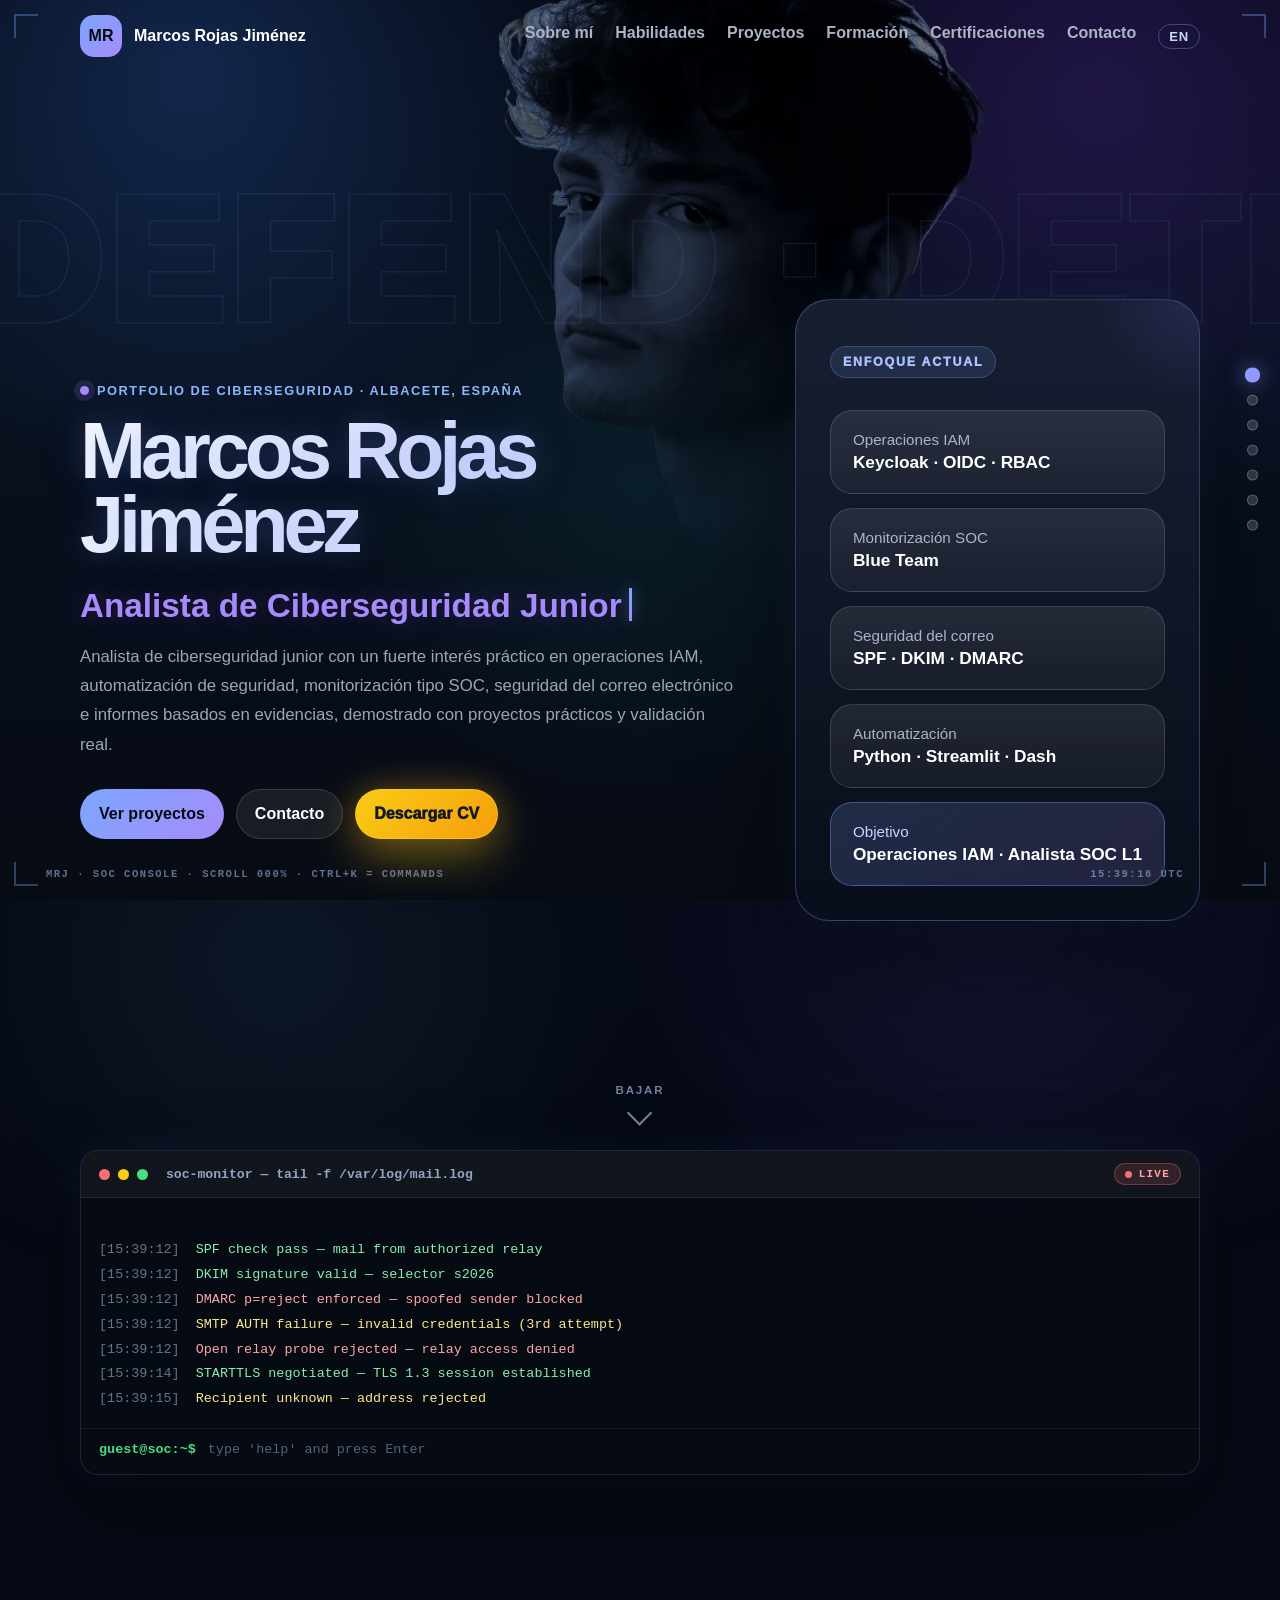
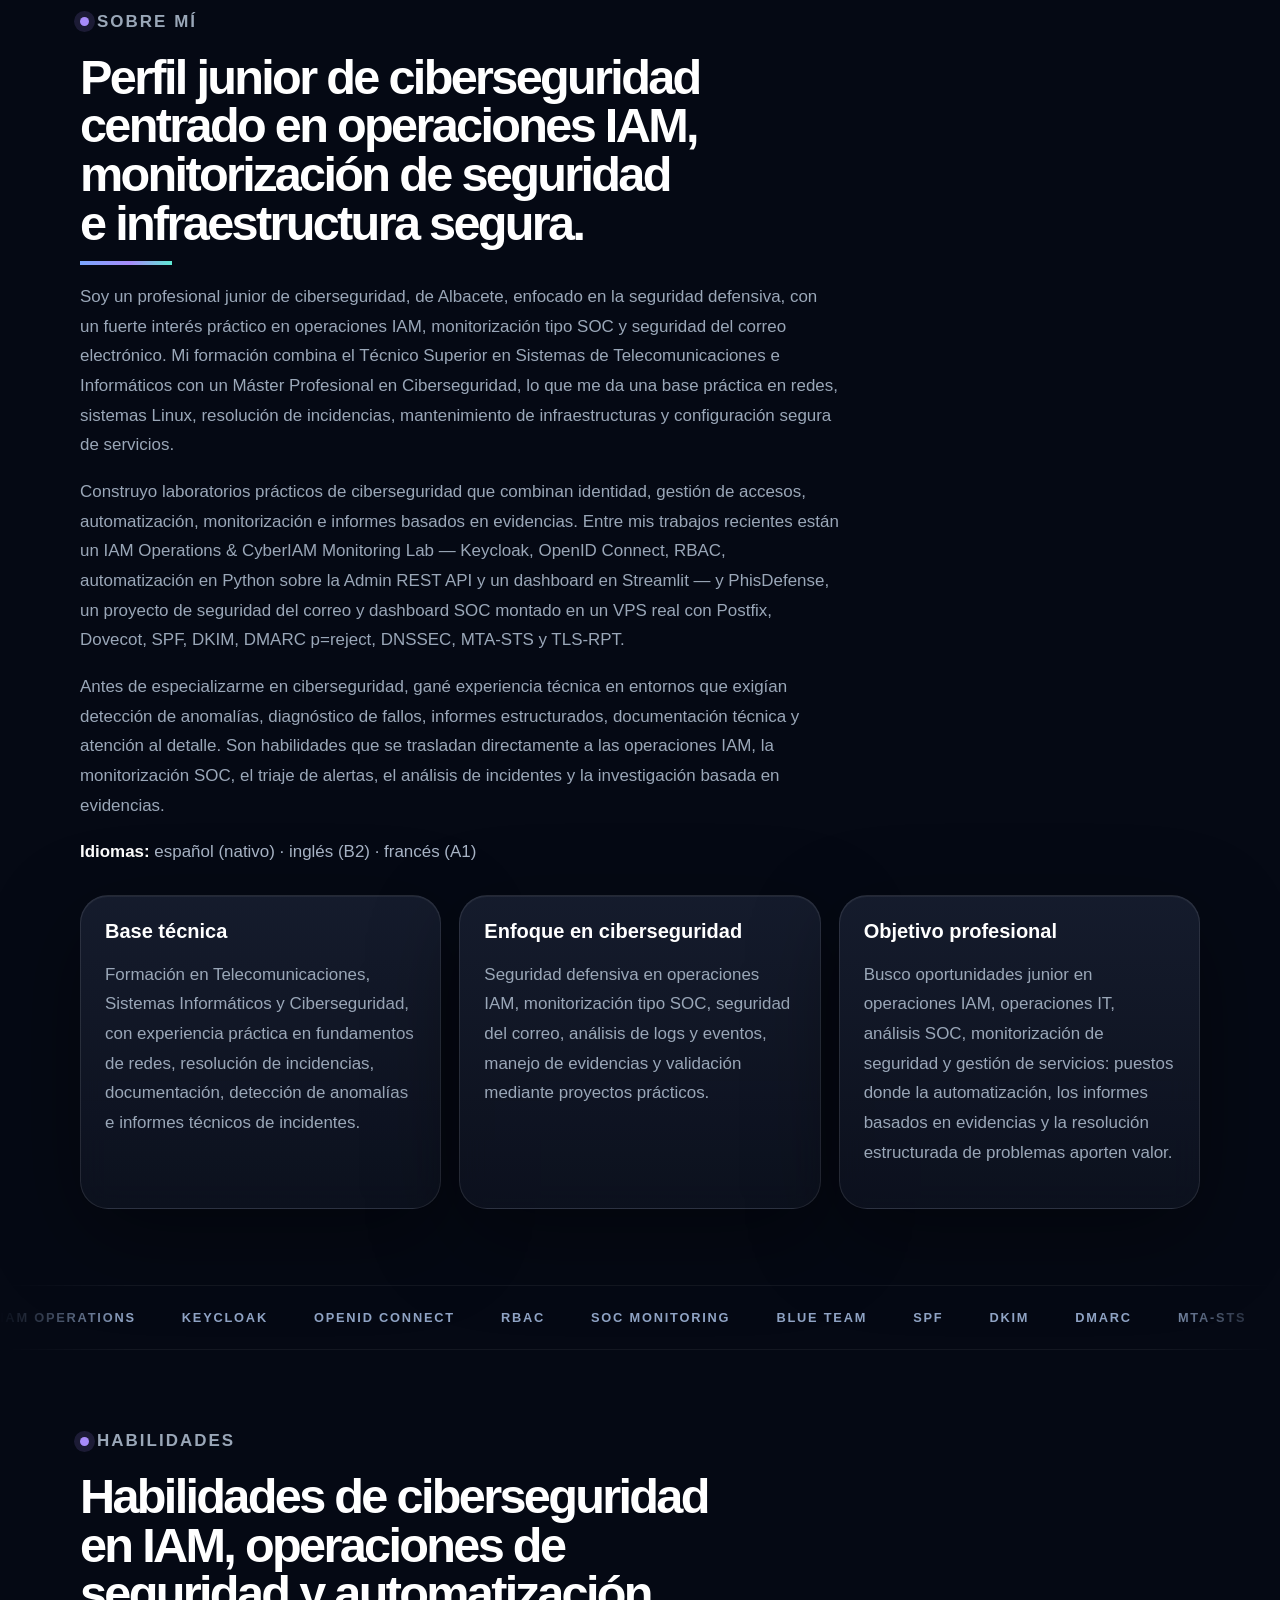
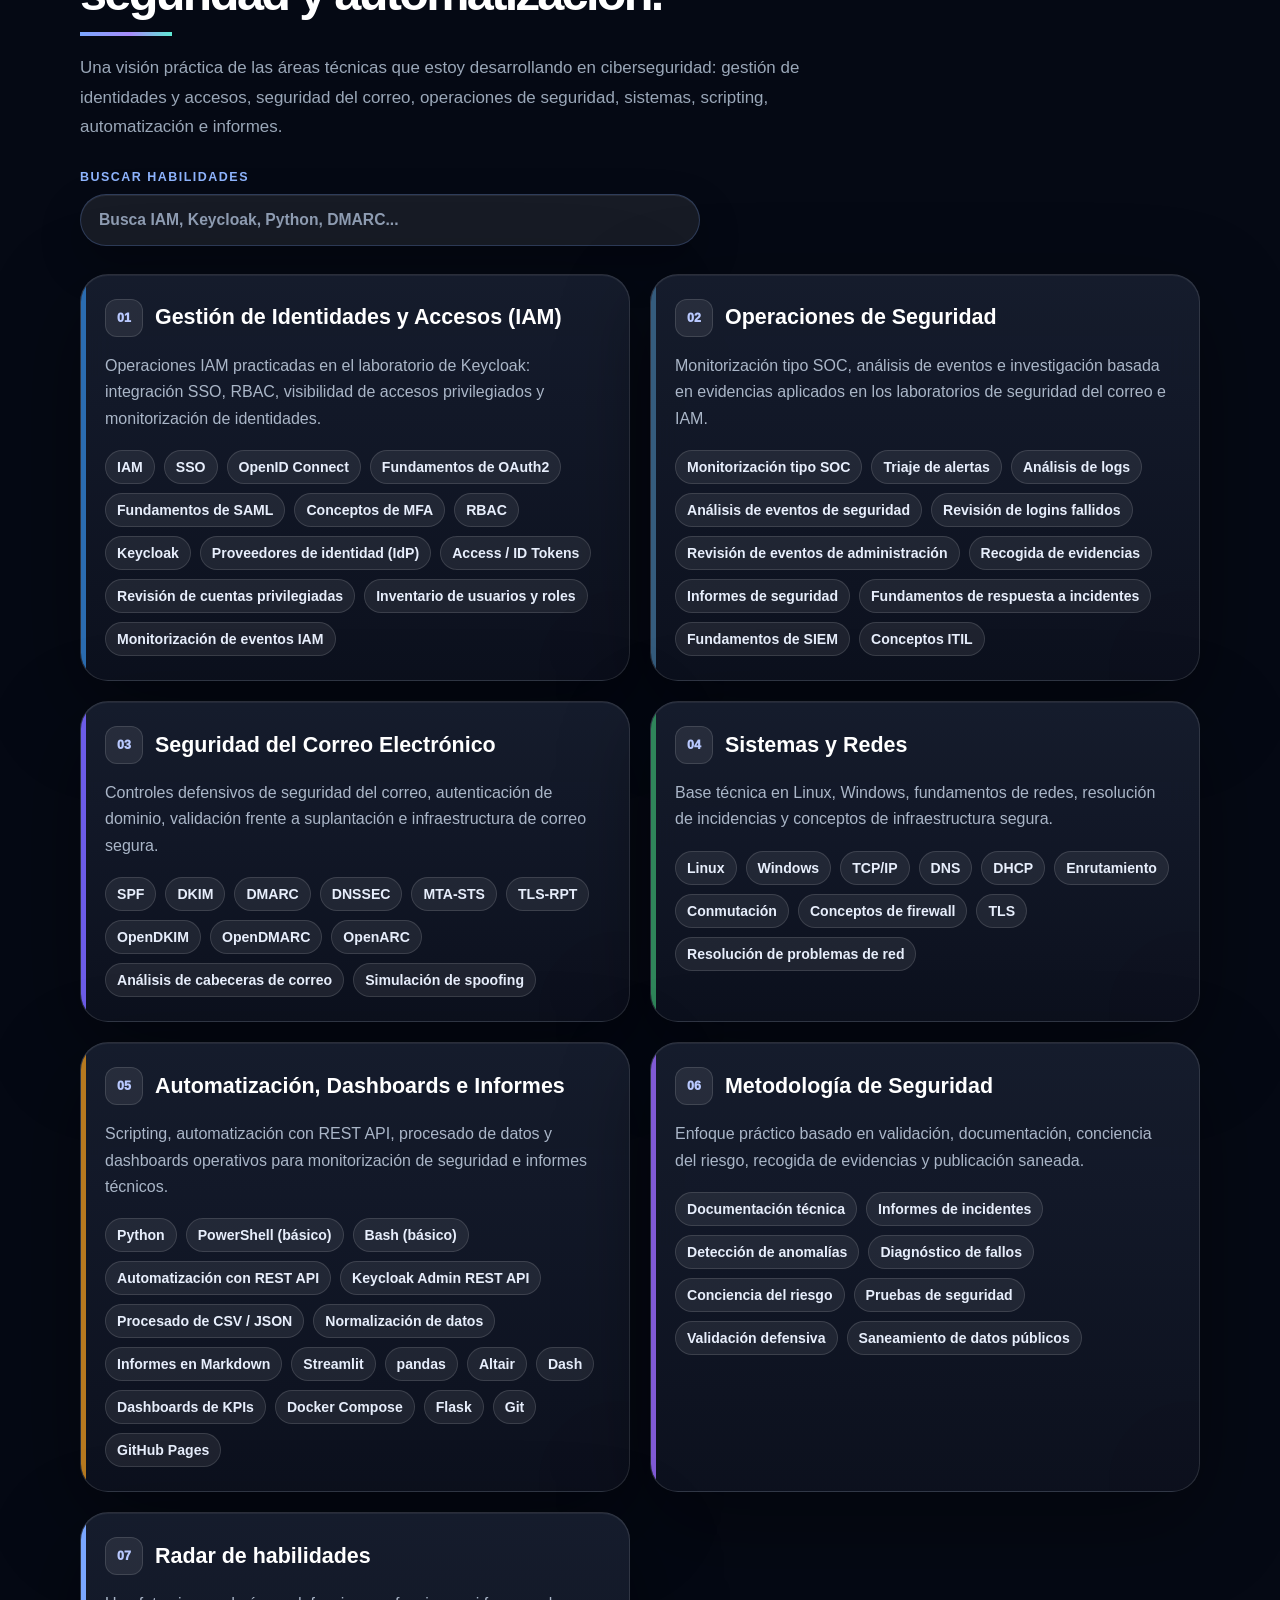
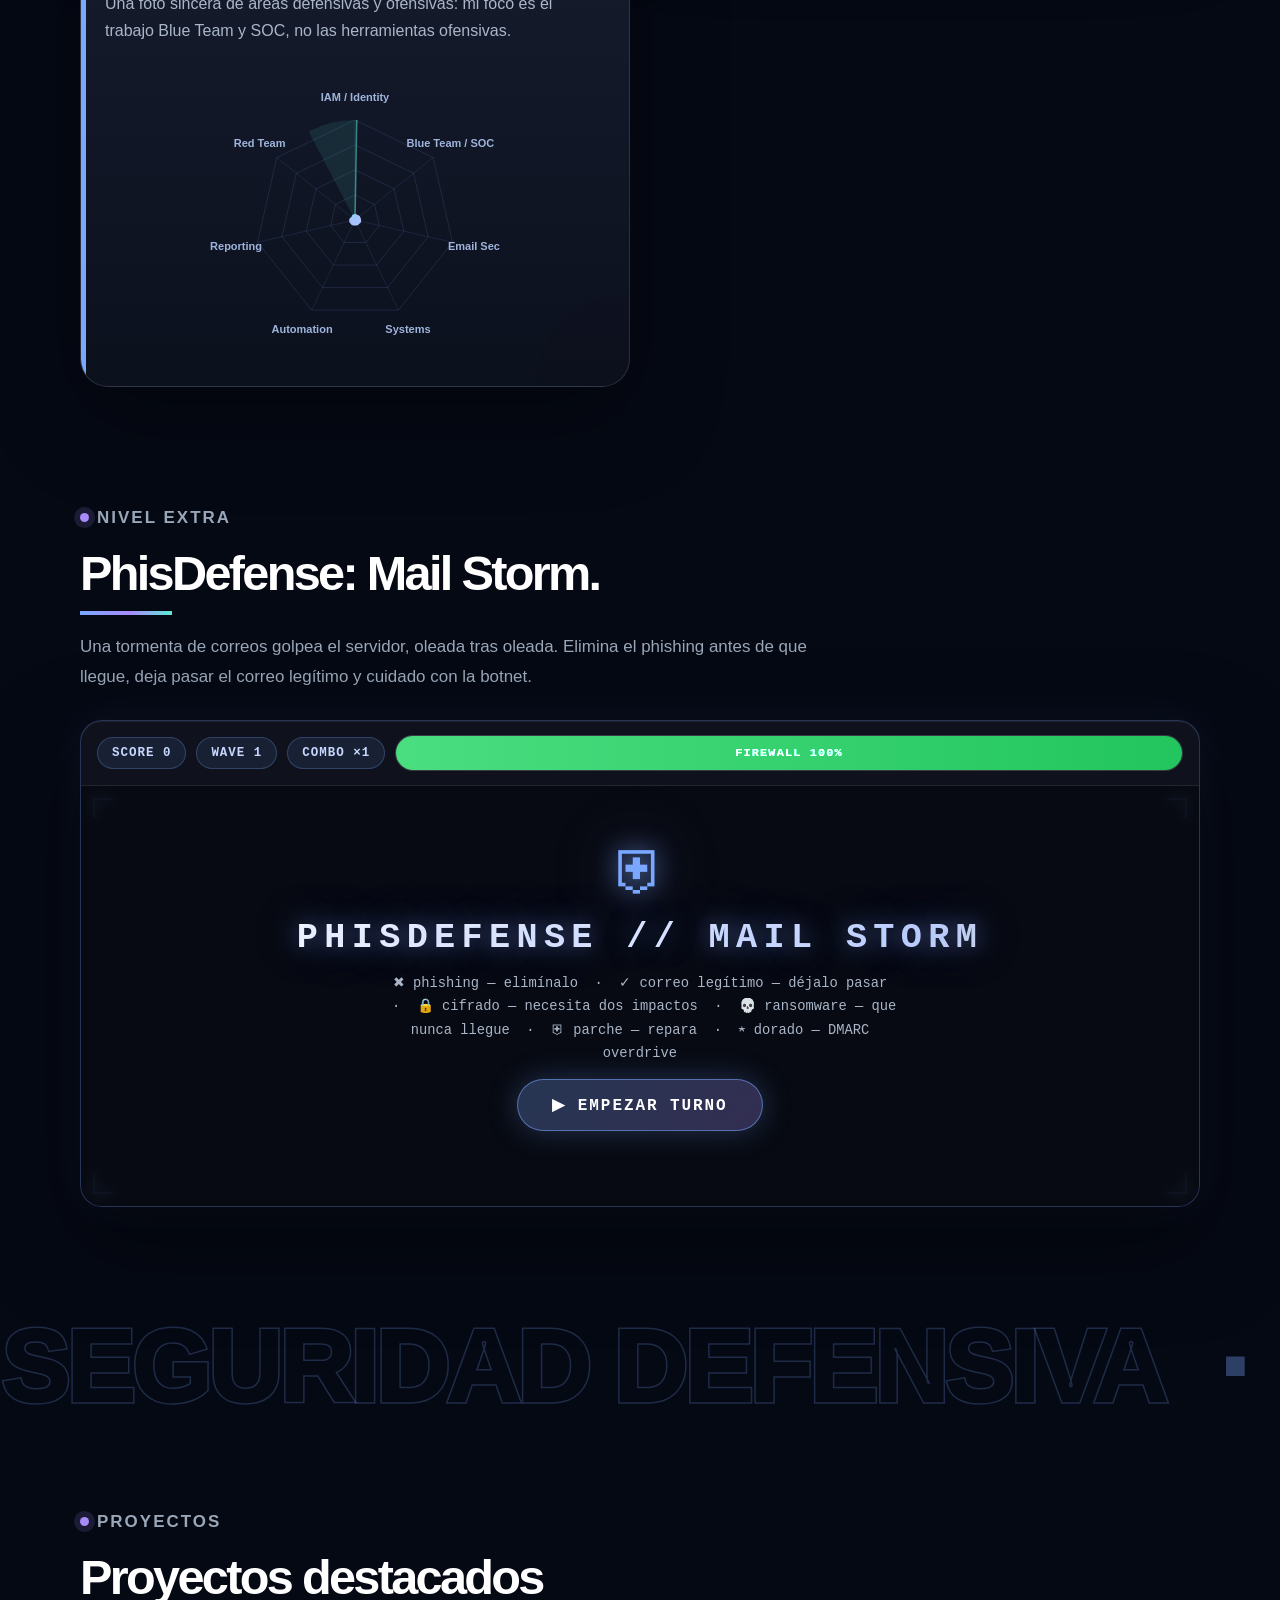
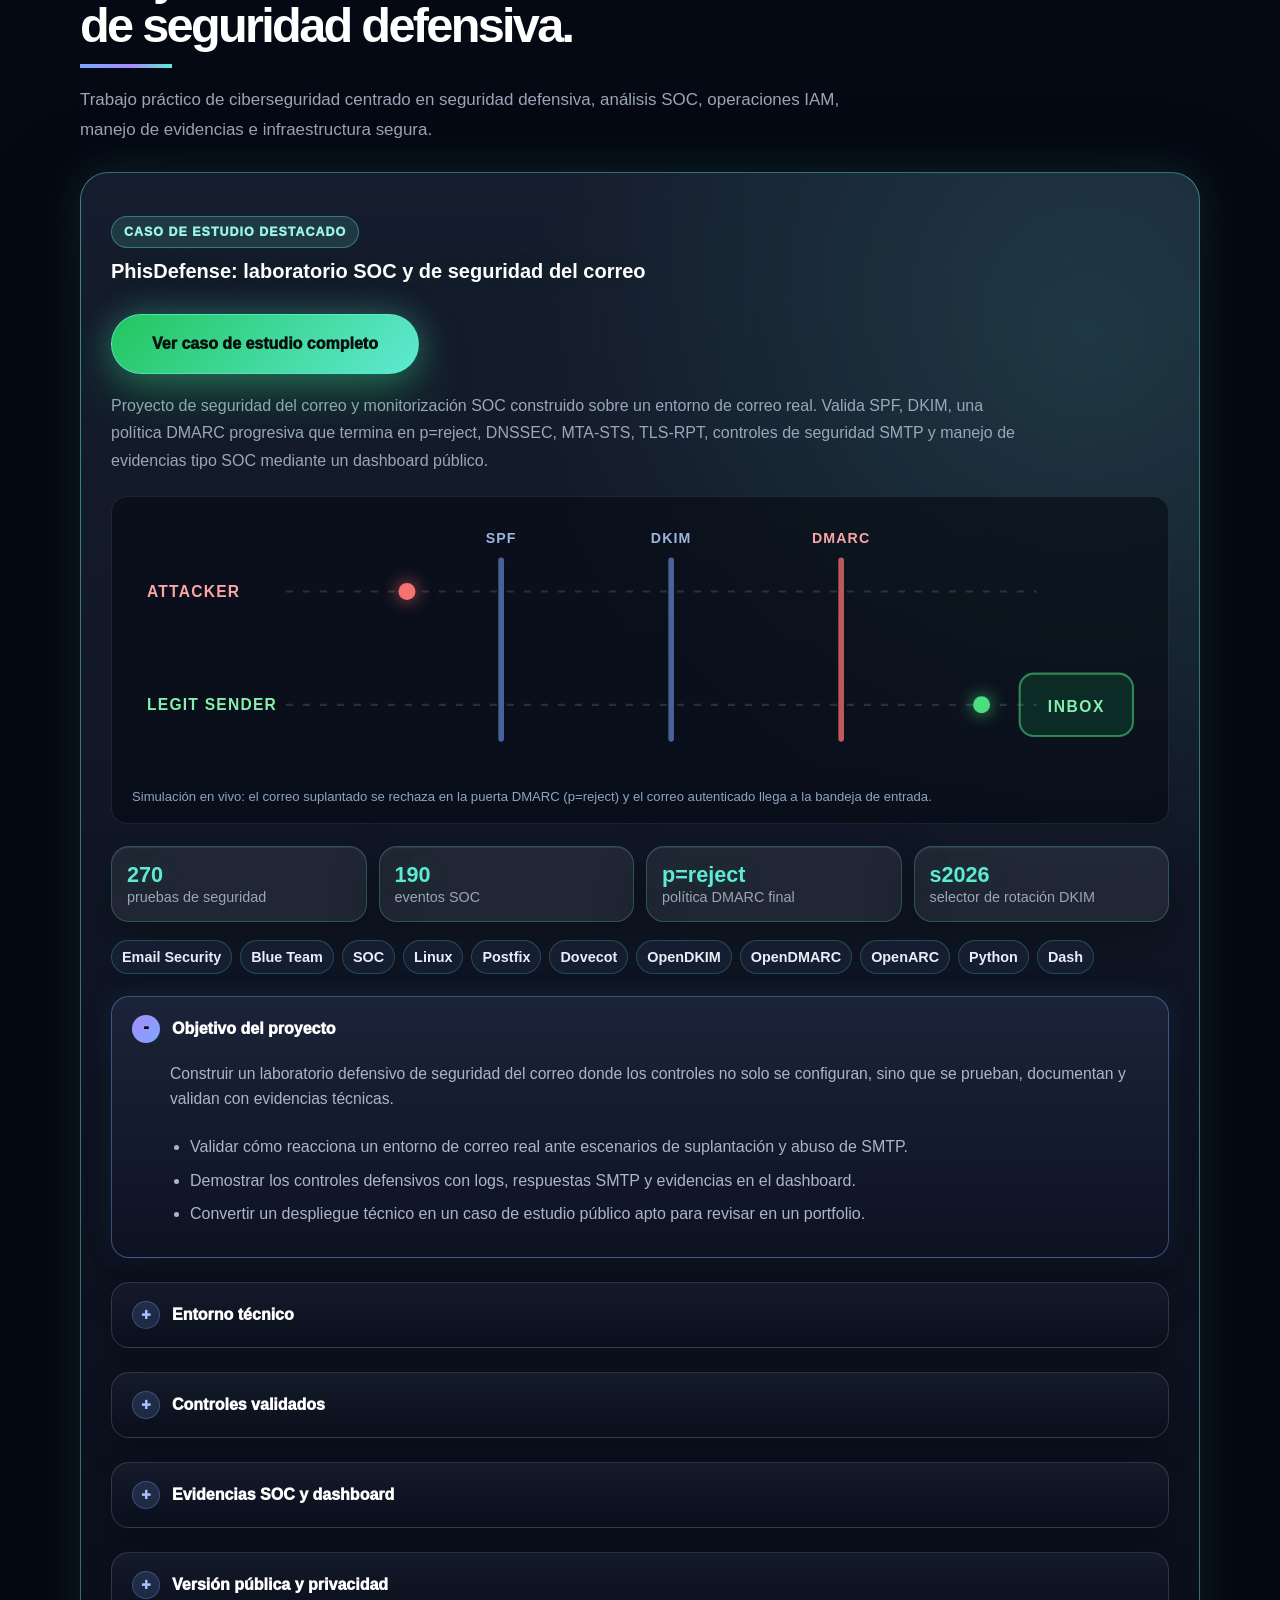
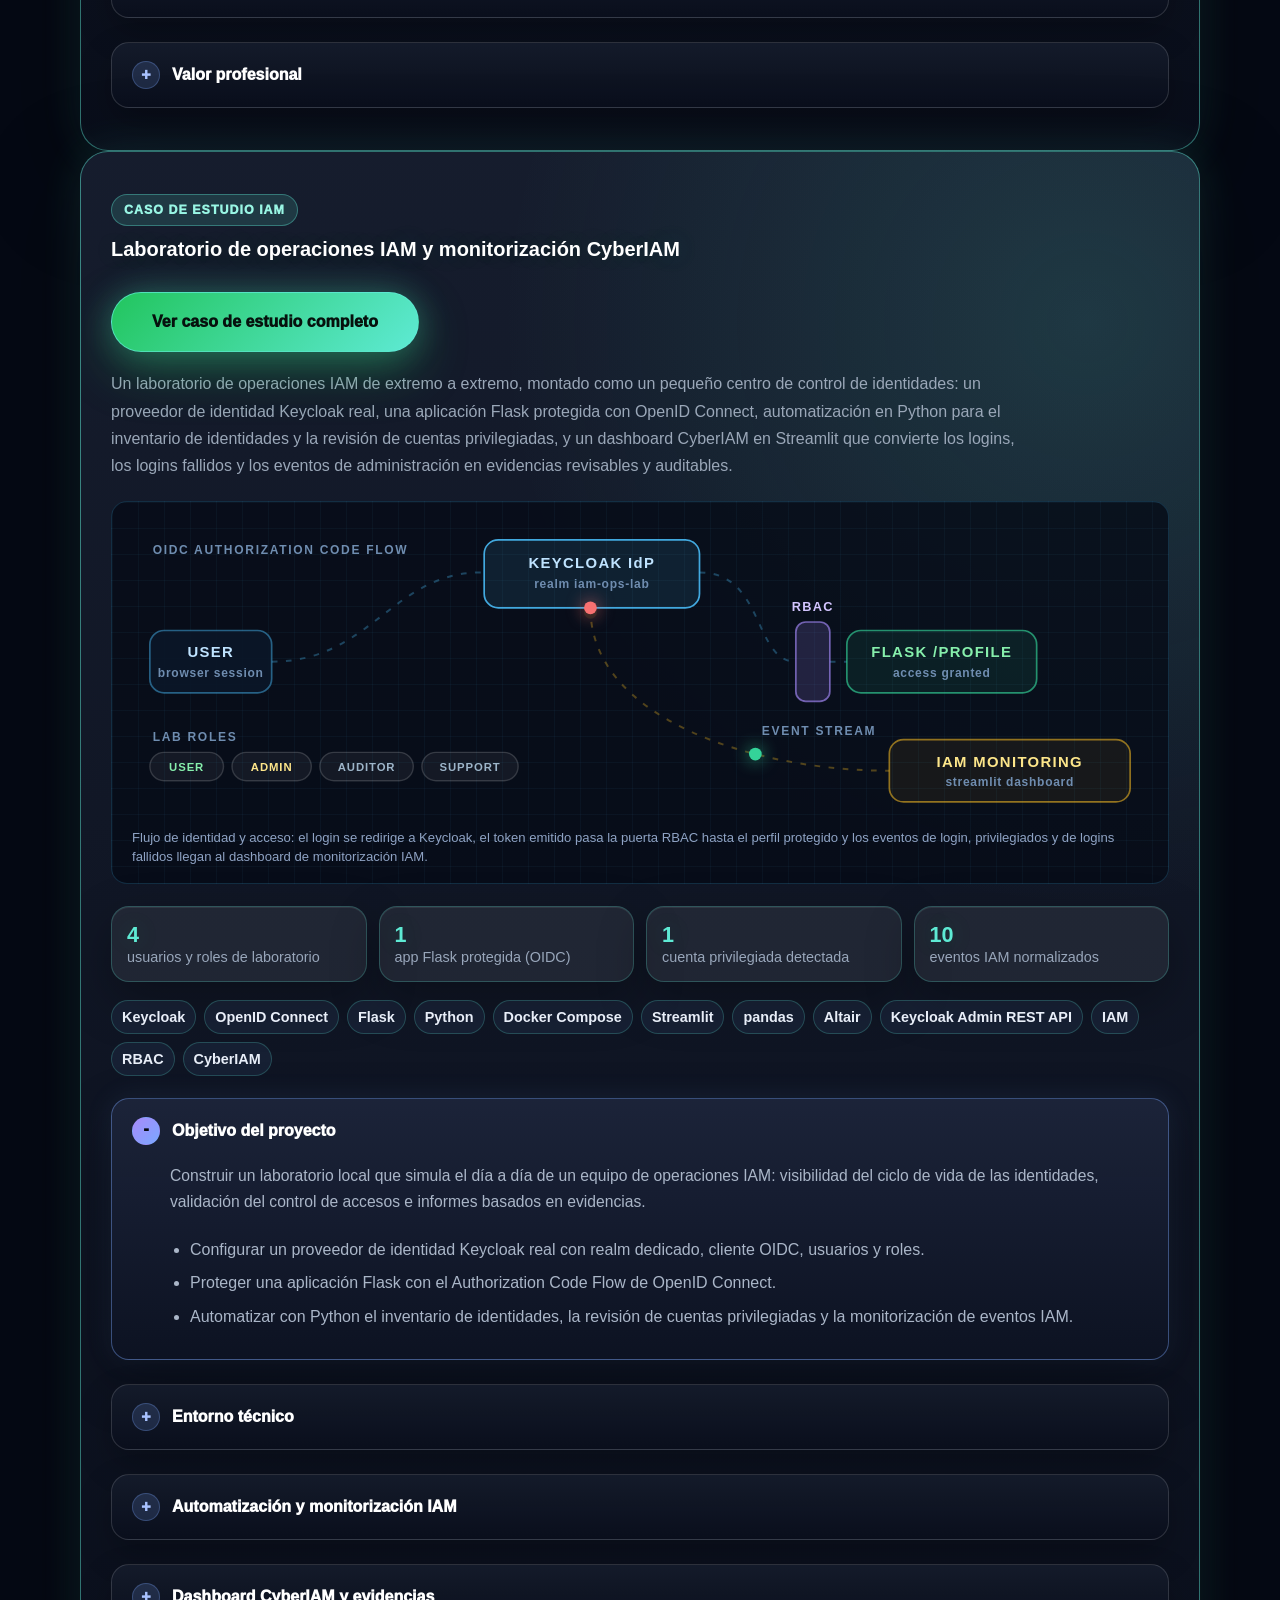
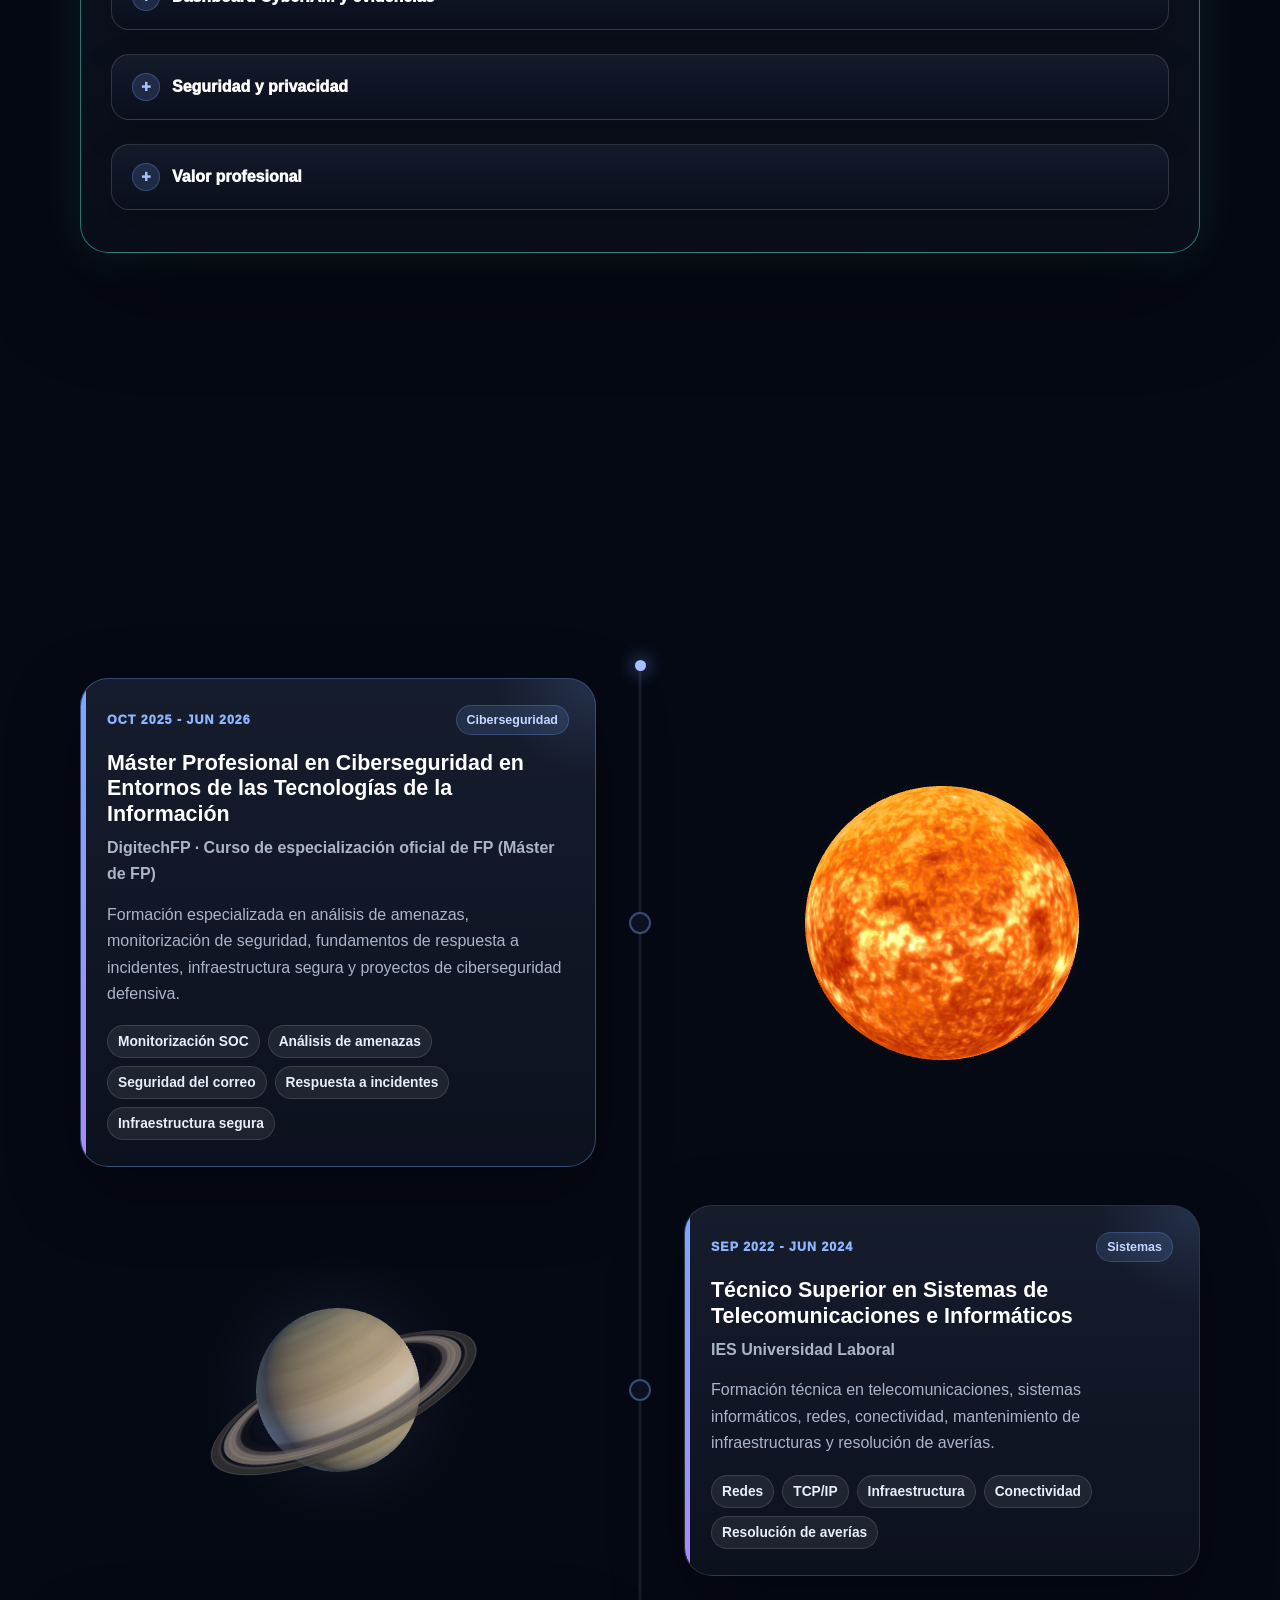
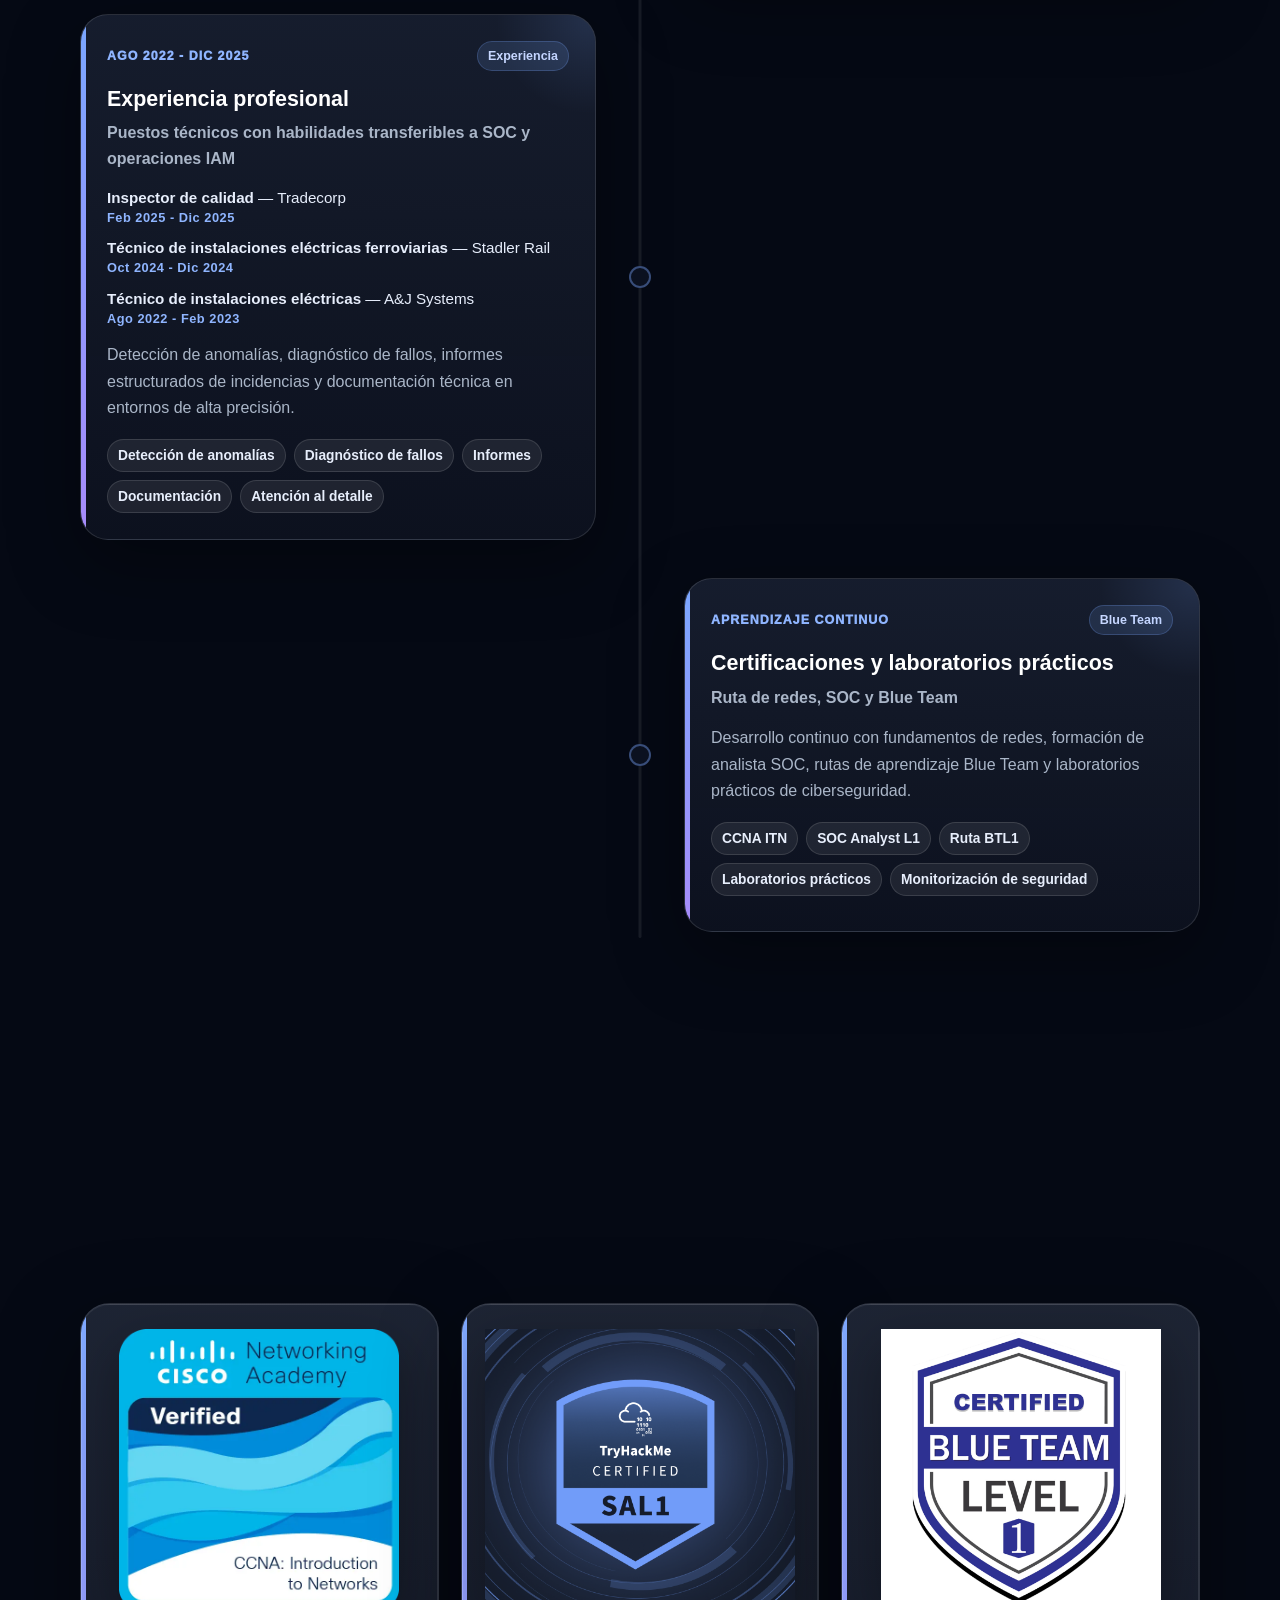
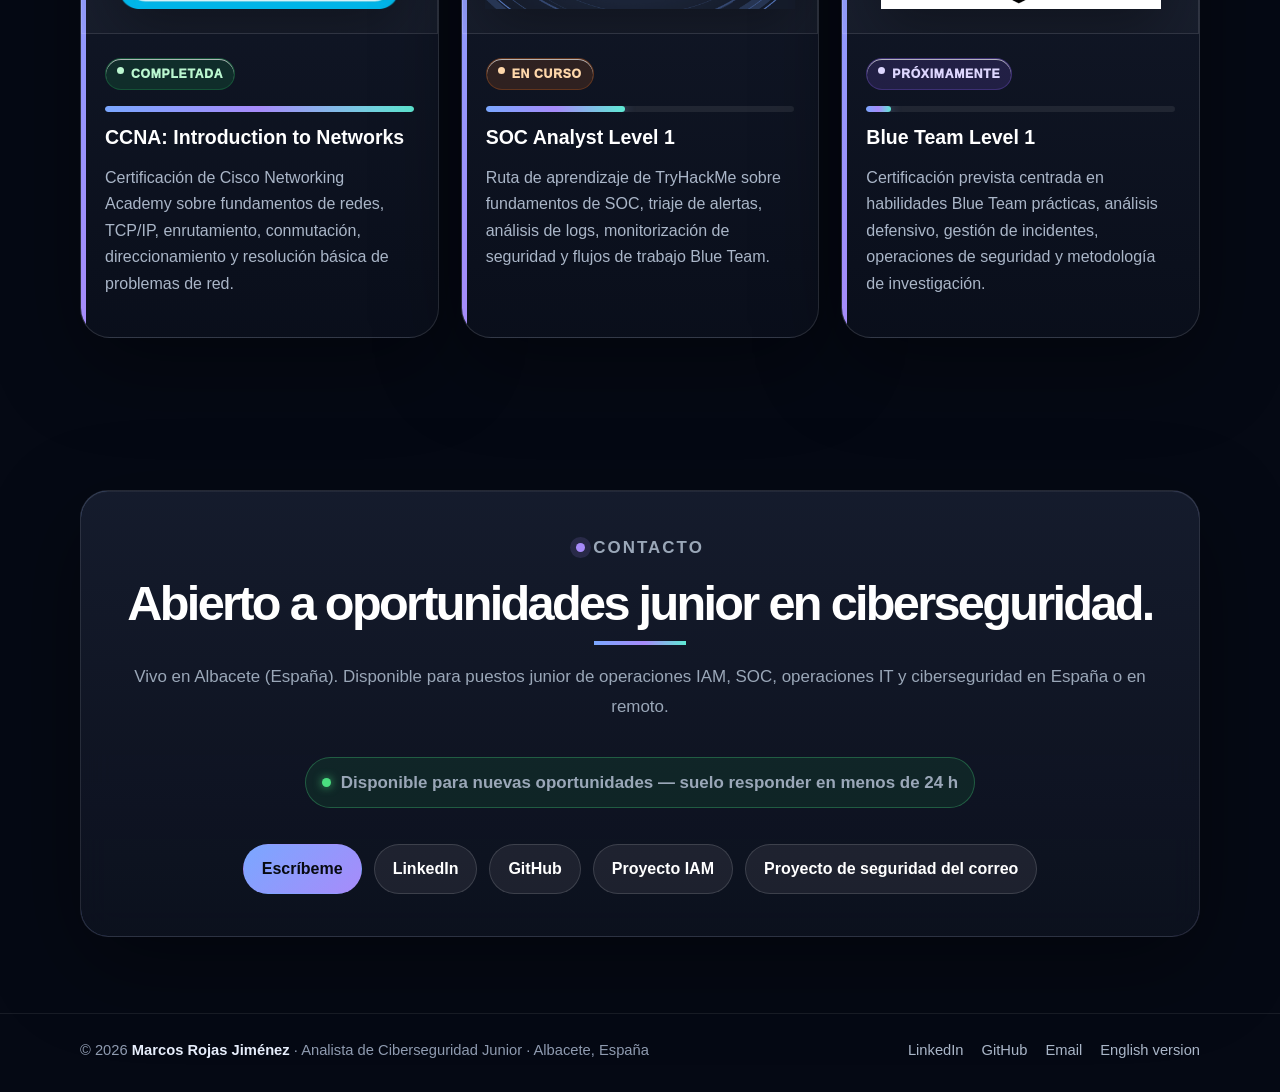
<file: es/index.html>
<!DOCTYPE html>
<html lang="es">
<head>
  <meta charset="UTF-8" />
  <meta name="viewport" content="width=device-width, initial-scale=1.0" />
  <title>Marcos Rojas Jiménez | Portfolio de Ciberseguridad · Analista SOC e IAM Junior</title>
  <link rel="icon" type="image/svg+xml" href="../favicon.svg" />
  <link rel="icon" type="image/png" sizes="32x32" href="../favicon-32.png" />
  <link rel="apple-touch-icon" sizes="180x180" href="../apple-touch-icon.png" />
  <meta name="description" content="Portfolio de ciberseguridad de Marcos Rojas Jiménez, analista de ciberseguridad junior en Albacete (España): operaciones IAM con Keycloak, monitorización SOC, seguridad del correo (SPF, DKIM, DMARC) y automatización con Python." />
  <meta name="author" content="Marcos Rojas Jiménez" />
  <meta name="robots" content="index, follow, max-image-preview:large" />
  <meta name="theme-color" content="#070a11" />
  <meta http-equiv="Content-Security-Policy" content="default-src 'self'; script-src 'self'; style-src 'self' 'unsafe-inline'; img-src 'self' data:; media-src 'self'; connect-src 'self'; object-src 'none'; base-uri 'self'; form-action 'self'" />
  <meta name="referrer" content="strict-origin-when-cross-origin" />
  <link rel="canonical" href="https://marcos-rojas-jimenez.github.io/es/" />
  <link rel="alternate" hreflang="en" href="https://marcos-rojas-jimenez.github.io/" />
  <link rel="alternate" hreflang="es" href="https://marcos-rojas-jimenez.github.io/es/" />
  <link rel="alternate" hreflang="x-default" href="https://marcos-rojas-jimenez.github.io/" />
  <meta property="og:type" content="profile" />
  <meta property="profile:first_name" content="Marcos" />
  <meta property="profile:last_name" content="Rojas Jiménez" />
  <meta property="og:site_name" content="Marcos Rojas Jiménez — Portfolio de Ciberseguridad" />
  <meta property="og:title" content="Marcos Rojas Jiménez | Portfolio de Ciberseguridad" />
  <meta property="og:description" content="Analista de ciberseguridad junior en Albacete (España): operaciones IAM, monitorización SOC, seguridad del correo y automatización con Python, demostradas con proyectos basados en evidencias." />
  <meta property="og:url" content="https://marcos-rojas-jimenez.github.io/es/" />
  <meta property="og:locale" content="es_ES" />
  <meta property="og:locale:alternate" content="en_US" />
  <meta property="og:image" content="https://marcos-rojas-jimenez.github.io/assets/og-image.png" />
  <meta property="og:image:width" content="1200" />
  <meta property="og:image:height" content="630" />
  <meta property="og:image:alt" content="Marcos Rojas Jiménez — portfolio de analista de ciberseguridad junior" />
  <meta name="twitter:card" content="summary_large_image" />
  <meta name="twitter:title" content="Marcos Rojas Jiménez | Portfolio de Ciberseguridad" />
  <meta name="twitter:description" content="Analista de ciberseguridad junior en Albacete (España): operaciones IAM, monitorización SOC, seguridad del correo y automatización con Python, demostradas con proyectos basados en evidencias." />
  <meta name="twitter:image" content="https://marcos-rojas-jimenez.github.io/assets/og-image.png" />
  <script type="application/ld+json">
  {
    "@context": "https://schema.org",
    "@graph": [
      {
        "@type": "ProfilePage",
        "@id": "https://marcos-rojas-jimenez.github.io/es/#profilepage",
        "url": "https://marcos-rojas-jimenez.github.io/es/",
        "name": "Marcos Rojas Jiménez | Portfolio de Ciberseguridad",
        "inLanguage": "es",
        "isPartOf": {
          "@id": "https://marcos-rojas-jimenez.github.io/#website"
        },
        "mainEntity": {
          "@id": "https://marcos-rojas-jimenez.github.io/#person"
        },
        "about": {
          "@id": "https://marcos-rojas-jimenez.github.io/#person"
        },
        "primaryImageOfPage": {
          "@type": "ImageObject",
          "url": "https://marcos-rojas-jimenez.github.io/assets/profile-cut.png"
        },
        "dateCreated": "2026-07-09T00:00:00+02:00",
        "dateModified": "2026-10-21T00:00:00+02:00"
      },
      {
        "@type": "Person",
        "@id": "https://marcos-rojas-jimenez.github.io/#person",
        "name": "Marcos Rojas Jiménez",
        "alternateName": [
          "Marcos Rojas Jimenez",
          "Marcos Rojas"
        ],
        "givenName": "Marcos",
        "familyName": "Rojas Jiménez",
        "jobTitle": "Analista de Ciberseguridad Junior",
        "description": "Analista de ciberseguridad junior en Albacete (España), centrado en operaciones IAM, monitorización SOC, seguridad del correo electrónico y automatización con Python.",
        "url": "https://marcos-rojas-jimenez.github.io/es/",
        "mainEntityOfPage": "https://marcos-rojas-jimenez.github.io/es/",
        "email": "mailto:marcosrojasjimenez2@gmail.com",
        "image": {
          "@type": "ImageObject",
          "url": "https://marcos-rojas-jimenez.github.io/assets/profile-cut.png",
          "caption": "Marcos Rojas Jiménez"
        },
        "address": {
          "@type": "PostalAddress",
          "addressLocality": "Albacete",
          "addressRegion": "Castilla-La Mancha",
          "addressCountry": "ES"
        },
        "knowsLanguage": [
          {
            "@type": "Language",
            "name": "Spanish",
            "alternateName": "es"
          },
          {
            "@type": "Language",
            "name": "English",
            "alternateName": "en"
          },
          {
            "@type": "Language",
            "name": "French",
            "alternateName": "fr"
          }
        ],
        "alumniOf": [
          {
            "@type": "EducationalOrganization",
            "name": "DigitechFP"
          },
          {
            "@type": "EducationalOrganization",
            "name": "IES Universidad Laboral"
          }
        ],
        "hasCredential": [
          {
            "@type": "EducationalOccupationalCredential",
            "name": "Curso de Especialización en Ciberseguridad en Entornos de las Tecnologías de la Información (Máster de FP)",
            "credentialCategory": "degree",
            "recognizedBy": {
              "@type": "EducationalOrganization",
              "name": "DigitechFP"
            }
          },
          {
            "@type": "EducationalOccupationalCredential",
            "name": "Técnico Superior en Sistemas de Telecomunicaciones e Informáticos",
            "credentialCategory": "degree",
            "recognizedBy": {
              "@type": "EducationalOrganization",
              "name": "IES Universidad Laboral"
            }
          },
          {
            "@type": "EducationalOccupationalCredential",
            "name": "CCNA: Introduction to Networks",
            "credentialCategory": "certificate",
            "recognizedBy": {
              "@type": "Organization",
              "name": "Cisco Networking Academy"
            }
          }
        ],
        "sameAs": [
          "https://www.linkedin.com/in/marcos-rojas-jimenez",
          "https://github.com/Marcos-Rojas-Jimenez"
        ],
        "knowsAbout": [
          "Ciberseguridad",
          "Gestión de identidades y accesos (IAM)",
          "Operaciones IAM",
          "Analista SOC",
          "Monitorización de seguridad",
          "Blue Team",
          "Seguridad del correo electrónico",
          "Keycloak",
          "OpenID Connect",
          "RBAC",
          "SPF",
          "DKIM",
          "DMARC",
          "SIEM",
          "Linux",
          "Python",
          "Streamlit",
          "Log analysis"
        ]
      },
      {
        "@type": "WebSite",
        "@id": "https://marcos-rojas-jimenez.github.io/#website",
        "name": "Marcos Rojas Jiménez — Cybersecurity Portfolio",
        "alternateName": [
          "Portfolio de ciberseguridad de Marcos Rojas Jiménez",
          "Marcos Rojas Jimenez Cybersecurity Portfolio"
        ],
        "url": "https://marcos-rojas-jimenez.github.io/",
        "inLanguage": [
          "en",
          "es"
        ],
        "about": {
          "@id": "https://marcos-rojas-jimenez.github.io/#person"
        },
        "publisher": {
          "@id": "https://marcos-rojas-jimenez.github.io/#person"
        }
      }
    ]
  }
  </script>
  <link rel="stylesheet" href="../styles.css?v=20261021" />
<style id="project-accordion-final-fix">
  #projects .compact-project-card {
    overflow: hidden !important;
  }

  #projects .compact-project-header {
    display: flex !important;
    justify-content: space-between !important;
    align-items: flex-start !important;
    gap: 18px !important;
    flex-wrap: wrap !important;
  }

  #projects .compact-cta {
    white-space: normal !important;
    max-width: 100% !important;
  }

  #projects details {
    display: block !important;
    background: linear-gradient(180deg, rgba(20,27,43,0.98), rgba(10,15,28,0.96)) !important;
    border: 1px solid rgba(255,255,255,0.14) !important;
    border-radius: 18px !important;
    color: #f4f7fb !important;
    box-shadow: 0 14px 34px rgba(0,0,0,0.22) !important;
    overflow: hidden !important;
    margin: 0 0 12px 0 !important;
    padding: 0 !important;
  }

  #projects details[open] {
    background: linear-gradient(180deg, rgba(28,36,58,0.98), rgba(13,19,34,0.96)) !important;
    border-color: rgba(122,167,255,0.40) !important;
    box-shadow: 0 22px 55px rgba(0,0,0,0.32), 0 0 28px rgba(122,167,255,0.10) !important;
  }

  #projects summary {
    display: flex !important;
    align-items: center !important;
    gap: 12px !important;
    cursor: pointer !important;
    padding: 18px 20px !important;
    color: #ffffff !important;
    font-weight: 950 !important;
    list-style: none !important;
    background: transparent !important;
  }

  #projects summary::-webkit-details-marker {
    display: none !important;
  }

  #projects summary::before {
    content: "+" !important;
    width: 26px !important;
    height: 26px !important;
    min-width: 26px !important;
    display: grid !important;
    place-items: center !important;
    border-radius: 999px !important;
    background: rgba(122,167,255,0.16) !important;
    border: 1px solid rgba(122,167,255,0.28) !important;
    color: #a9c2ff !important;
    font-weight: 950 !important;
  }

  #projects details[open] summary::before {
    content: "-" !important;
    background: linear-gradient(135deg, #7aa7ff, #a78bfa) !important;
    color: #070a11 !important;
    border-color: transparent !important;
  }

  #projects details p {
    color: #aab6c8 !important;
    padding: 0 22px 22px 58px !important;
    margin: 0 !important;
    line-height: 1.65 !important;
    font-size: 0.98rem !important;
  }

  #projects details ul {
    color: #aab6c8 !important;
    padding: 0 22px 22px 78px !important;
    margin: 0 !important;
    line-height: 1.65 !important;
  }

  #projects details li {
    color: #aab6c8 !important;
    margin-bottom: 7px !important;
  }

  #projects details:hover {
    border-color: rgba(122,167,255,0.48) !important;
    box-shadow: 0 24px 60px rgba(0,0,0,0.34), 0 0 30px rgba(122,167,255,0.12) !important;
  }
</style>
<style id="final-cta-click-fix">
  #projects .compact-project-card,
  #projects .compact-project-header,
  #projects .compact-project-header div {
    position: relative !important;
    overflow: visible !important;
  }

  #projects .compact-project-card::before,
  #projects .compact-project-card::after,
  #projects .btn::before,
  #projects .btn::after {
    display: none !important;
    pointer-events: none !important;
  }

  #projects .compact-project-header {
    display: block !important;
  }

  #projects .compact-cta {
    display: inline-flex !important;
    width: auto !important;
    min-width: 250px !important;
    height: 58px !important;
    margin-top: 22px !important;
    padding: 0 28px !important;
    align-items: center !important;
    justify-content: center !important;
    position: relative !important;
    z-index: 9999 !important;
    pointer-events: auto !important;
    cursor: pointer !important;
    isolation: isolate !important;
  }

  #projects .compact-project-card * {
    pointer-events: auto;
  }
</style>
<style id="training-clean-final-style">
  #training.training-clean {
    padding-top: 72px !important;
    padding-bottom: 72px !important;
  }

  #training .training-clean-grid {
    display: grid !important;
    grid-template-columns: repeat(2, minmax(0, 1fr)) !important;
    gap: 20px !important;
    align-items: stretch !important;
  }

  #training .training-clean-card {
    position: relative !important;
    overflow: hidden !important;
    padding: 26px !important;
    border-radius: 28px !important;
    background: linear-gradient(180deg, rgba(22,29,46,0.98), rgba(13,18,31,0.94)) !important;
    border: 1px solid rgba(255,255,255,0.12) !important;
    box-shadow: 0 24px 70px rgba(0,0,0,0.34) !important;
    min-height: 300px !important;
  }

  #training .training-clean-card.highlight {
    border-color: rgba(122,167,255,0.36) !important;
  }

  #training .training-clean-card::before {
    content: "" !important;
    position: absolute !important;
    left: 0 !important;
    top: 0 !important;
    bottom: 0 !important;
    width: 5px !important;
    background: linear-gradient(180deg, #7aa7ff, #a78bfa) !important;
  }

  #training .training-clean-card::after {
    content: "" !important;
    position: absolute !important;
    right: -90px !important;
    top: -90px !important;
    width: 190px !important;
    height: 190px !important;
    border-radius: 50% !important;
    background: radial-gradient(circle, rgba(122,167,255,0.14), transparent 70%) !important;
    pointer-events: none !important;
  }

  #training .training-clean-card:hover {
    transform: translateY(-6px) !important;
    border-color: rgba(122,167,255,0.40) !important;
    box-shadow: 0 34px 95px rgba(0,0,0,0.46) !important;
  }

  #training .training-clean-top {
    display: flex !important;
    justify-content: space-between !important;
    align-items: center !important;
    gap: 12px !important;
    margin-bottom: 16px !important;
  }

  #training .training-clean-top span {
    color: #8fb5ff !important;
    font-size: 0.78rem !important;
    font-weight: 950 !important;
    letter-spacing: 0.08em !important;
    text-transform: uppercase !important;
  }

  #training .training-clean-top strong {
    padding: 7px 10px !important;
    border-radius: 999px !important;
    background: rgba(122,167,255,0.14) !important;
    border: 1px solid rgba(122,167,255,0.24) !important;
    color: #c7d7ff !important;
    font-size: 0.78rem !important;
  }

  #training .training-clean-card h3 {
    color: #ffffff !important;
    margin: 0 0 8px !important;
    font-size: 1.34rem !important;
    line-height: 1.18 !important;
  }

  #training .training-clean-place {
    color: #c4b5fd !important;
    font-weight: 850 !important;
    margin: 0 0 14px !important;
  }

  #training .training-clean-card p {
    color: #aab6c8 !important;
    line-height: 1.65 !important;
    margin-top: 0 !important;
  }

  #training .training-clean-tags {
    display: flex !important;
    flex-wrap: wrap !important;
    gap: 8px !important;
    margin-top: 18px !important;
  }

  #training .training-clean-tags span {
    display: inline-flex !important;
    align-items: center !important;
    padding: 8px 10px !important;
    border-radius: 999px !important;
    background: rgba(255,255,255,0.075) !important;
    border: 1px solid rgba(255,255,255,0.12) !important;
    color: #e7eefc !important;
    font-size: 0.86rem !important;
    font-weight: 760 !important;
  }

  #training .training-clean-tags span:hover {
    background: rgba(122,167,255,0.16) !important;
    border-color: rgba(122,167,255,0.30) !important;
  }

  #training .training-clean-roles {
    list-style: none !important;
    margin: 0 0 14px !important;
    padding: 0 !important;
    display: grid !important;
    gap: 10px !important;
  }

  #training .training-clean-roles li {
    color: #e7eefc !important;
    font-size: 0.95rem !important;
    line-height: 1.45 !important;
  }

  #training .training-clean-roles li span {
    display: block !important;
    color: #8fb5ff !important;
    font-size: 0.8rem !important;
    font-weight: 800 !important;
    letter-spacing: 0.04em !important;
  }

  #about .about-languages {
    color: #aab6c8 !important;
  }

  #about .about-languages strong {
    color: #ffffff !important;
  }

  @media (max-width: 900px) {
    #training .training-clean-grid {
      grid-template-columns: 1fr !important;
    }

    #training .training-clean-card {
      min-height: auto !important;
    }
  }
</style>
<style id="mobile-hero-final-fix">
  @media (max-width: 768px) {
    html,
    body {
      max-width: 100% !important;
      overflow-x: hidden !important;
    }

    .shell {
      width: calc(100% - 32px) !important;
      max-width: 1120px !important;
    }

    .hero {
      min-height: auto !important;
      padding: 118px 0 44px !important;
    }

    .hero-grid {
      display: grid !important;
      grid-template-columns: 1fr !important;
      gap: 28px !important;
      width: 100% !important;
      max-width: 100% !important;
    }

    .hero-copy {
      width: 100% !important;
      max-width: 100% !important;
      overflow: visible !important;
    }

    .hero-copy h1,
    .hero h1,
    h1 {
      width: 100% !important;
      max-width: 100% !important;
      font-size: clamp(2.35rem, 12.5vw, 3.15rem) !important;
      line-height: 0.96 !important;
      letter-spacing: -0.045em !important;
      word-break: normal !important;
      overflow-wrap: normal !important;
    }

    .role {
      max-width: 100% !important;
      font-size: clamp(1.15rem, 5.8vw, 1.45rem) !important;
      line-height: 1.15 !important;
    }

    .hero-text {
      max-width: 100% !important;
      font-size: 0.98rem !important;
      line-height: 1.6 !important;
    }

    .kicker {
      max-width: 100% !important;
      white-space: normal !important;
      overflow-wrap: break-word !important;
      font-size: 0.68rem !important;
      letter-spacing: 0.08em !important;
    }

    .actions {
      display: grid !important;
      grid-template-columns: 1fr !important;
      gap: 12px !important;
      width: 100% !important;
    }

    .actions .btn {
      width: 100% !important;
      min-width: 0 !important;
      box-sizing: border-box !important;
    }

    .profile-card {
      width: 100% !important;
      max-width: 100% !important;
      margin: 0 !important;
    }

    .hero-copy::before,
    .hero-copy::after {
      display: none !important;
    }
  }

  @media (max-width: 420px) {
    .hero-copy h1,
    .hero h1,
    h1 {
      font-size: clamp(2.15rem, 11.5vw, 2.85rem) !important;
      line-height: 0.98 !important;
      letter-spacing: -0.035em !important;
    }

    .role {
      font-size: clamp(1.05rem, 5.6vw, 1.32rem) !important;
    }
  }
</style>
<style id="remove-hero-blocks-final">
  #home::before,
  #home::after,
  #home .hero-copy::before,
  #home .hero-copy::after,
  .hero::before,
  .hero::after,
  .hero-copy::before,
  .hero-copy::after {
    display: none !important;
    content: none !important;
    opacity: 0 !important;
    visibility: hidden !important;
    pointer-events: none !important;
  }
</style>
<style id="projects-highlight-final">
  /* Featured project section highlight */
  #projects .compact-project-card,
  #projects .project-card {
    position: relative !important;
    overflow: hidden !important;
    border: 1px solid rgba(94, 234, 212, 0.45) !important;
    box-shadow:
      0 34px 100px rgba(0, 0, 0, 0.46),
      0 0 45px rgba(94, 234, 212, 0.14) !important;
    background:
      radial-gradient(circle at 90% 10%, rgba(94, 234, 212, 0.14), transparent 32%),
      linear-gradient(180deg, rgba(22,29,46,0.98), rgba(10,15,28,0.96)) !important;
  }

  #projects .project-label {
    display: inline-flex !important;
    padding: 8px 12px !important;
    border-radius: 999px !important;
    background: rgba(94, 234, 212, 0.14) !important;
    border: 1px solid rgba(94, 234, 212, 0.36) !important;
    color: #99f6e4 !important;
    font-weight: 950 !important;
    letter-spacing: 0.08em !important;
    text-transform: uppercase !important;
  }

  #projects .compact-metrics div,
  #projects .project-stats div {
    border-color: rgba(94, 234, 212, 0.24) !important;
    background: rgba(255,255,255,0.07) !important;
  }

  #projects .compact-metrics strong,
  #projects .project-stats strong {
    color: #5eead4 !important;
  }

  #projects .compact-tags span {
    border-color: rgba(94, 234, 212, 0.22) !important;
  }

  #projects .compact-tags span:hover {
    background: rgba(94, 234, 212, 0.14) !important;
    border-color: rgba(94, 234, 212, 0.42) !important;
    color: #ffffff !important;
  }

  /* Green case study button */
  #projects a[href*="phisdefense-email-security-soc"],
  #projects a[href*="iam-operations-cyberiam-lab"] {
    background: linear-gradient(135deg, #22c55e, #5eead4) !important;
    color: #06110d !important;
    border: 1px solid rgba(94, 234, 212, 0.70) !important;
    box-shadow:
      0 18px 50px rgba(34, 197, 94, 0.34),
      0 0 32px rgba(94, 234, 212, 0.28) !important;
    font-weight: 950 !important;
  }

  #projects a[href*="phisdefense-email-security-soc"]:hover,
  #projects a[href*="iam-operations-cyberiam-lab"]:hover {
    transform: translateY(-3px) !important;
    box-shadow:
      0 24px 70px rgba(34, 197, 94, 0.42),
      0 0 44px rgba(94, 234, 212, 0.38) !important;
  }
</style>
  <link rel="stylesheet" href="../mobile-fix.css?v=20261021" />
</head>

<body>
  <a class="skip-link" href="#main">Saltar al contenido</a>
  <header class="topbar">
    <nav class="nav shell">
      <a class="brand" href="#home">
        <span class="brand-mark">MR</span>
        <span>Marcos Rojas Jiménez</span>
      </a>

      <button class="nav-toggle" id="navToggle" aria-label="Abrir menú" aria-expanded="false" aria-controls="navLinks">Menú</button>

      <div class="nav-role-pill">Analista de Ciberseguridad Junior</div>
      <div class="nav-links" id="navLinks">
        <span class="nav-indicator" id="navIndicator" aria-hidden="true"></span>
        <a href="#about">Sobre mí</a>
        <a href="#skills">Habilidades</a>
        <a href="#projects">Proyectos</a>
        <a href="#training">Formación</a>
        <a href="#certifications">Certificaciones</a>
        <a href="#contact">Contacto</a>
        <a class="nav-lang" href="../" hreflang="en" lang="en" title="View in English">EN</a>

      </div>
    </nav>
  </header>

  <main id="main">
    <section id="home" class="hero">
      <div class="hero-orbs" aria-hidden="true">
        <span class="hero-orb hero-orb-a"></span>
        <span class="hero-orb hero-orb-b"></span>
        <span class="hero-orb hero-orb-c"></span>
      </div>

      <figure class="hero-portrait">
        <img src="../assets/profile-cut.webp" alt="Marcos Rojas Jiménez, analista de ciberseguridad junior" width="1079" height="1081" fetchpriority="high" />
      </figure>

      <div class="shell hero-grid">
        <div class="hero-copy reveal">
          <p class="kicker">Portfolio de Ciberseguridad · Albacete, España</p>

          <h1>Marcos Rojas Jiménez</h1>

          <p class="role">Analista de Ciberseguridad Junior</p>

          <p class="hero-text">
            Analista de ciberseguridad junior con un fuerte interés práctico en operaciones IAM,
            automatización de seguridad, monitorización tipo SOC, seguridad del correo electrónico
            e informes basados en evidencias, demostrado con proyectos prácticos y validación real.
          </p>

          <div class="actions">
            <a class="btn primary" href="#projects">Ver proyectos</a>
            <a class="btn ghost" href="mailto:marcosrojasjimenez2@gmail.com">Contacto</a>
            <a class="btn secondary cv-btn" href="../assets/cv/marcos-rojas-jimenez-cv-es.pdf" target="_blank" rel="noopener" style="background:linear-gradient(135deg,#facc15,#f59e0b)!important;color:#111827!important;border:1px solid rgba(250,204,21,.85)!important;box-shadow:0 18px 50px rgba(250,204,21,.34),0 0 34px rgba(245,158,11,.28)!important;font-weight:950!important;">Descargar CV</a>
          </div>
        </div>

        <aside class="profile-card reveal">
          <p class="card-label">Enfoque actual</p>

          <div class="focus-row">
            <span>Operaciones IAM</span>
            <strong>Keycloak · OIDC · RBAC</strong>
          </div>

          <div class="focus-row">
            <span>Monitorización SOC</span>
            <strong>Blue Team</strong>
          </div>

          <div class="focus-row">
            <span>Seguridad del correo</span>
            <strong>SPF · DKIM · DMARC</strong>
          </div>

          <div class="focus-row">
            <span>Automatización</span>
            <strong>Python · Streamlit · Dash</strong>
          </div>

          <div class="focus-row career-row">
            <span>Objetivo</span>
            <strong>Operaciones IAM · Analista SOC L1</strong>
          </div></aside>
      </div>

      <a href="#about" class="scroll-cue" aria-hidden="true">
        <span class="scroll-cue-label">Bajar</span>
        <span class="scroll-cue-arrow"></span>
      </a>
    </section>

    <section class="soc-strip" aria-label="Feed simulado de logs SOC">
      <div class="shell">
        <div class="soc-terminal reveal">
          <div class="soc-terminal-bar">
            <span class="soc-dot red"></span>
            <span class="soc-dot yellow"></span>
            <span class="soc-dot green"></span>
            <p>soc-monitor — tail -f /var/log/mail.log</p>
            <strong>LIVE</strong>
          </div>
          <div class="soc-terminal-body" id="socFeed"></div>
        </div>
      </div>
    </section>

    <section id="about" class="section">
  <div class="shell">
    <div class="section-head reveal">
      <p class="kicker">Sobre mí</p>
      <h2>Perfil junior de ciberseguridad centrado en operaciones IAM, monitorización de seguridad e infraestructura segura.</h2>
      <p>
        Soy un profesional junior de ciberseguridad, de Albacete, enfocado en la seguridad defensiva,
        con un fuerte interés práctico en operaciones IAM, monitorización tipo SOC y seguridad del
        correo electrónico. Mi formación combina el Técnico Superior en Sistemas de Telecomunicaciones
        e Informáticos con un Máster Profesional en Ciberseguridad, lo que me da una base práctica en
        redes, sistemas Linux, resolución de incidencias, mantenimiento de infraestructuras y
        configuración segura de servicios.
      </p>

      <p>
        Construyo laboratorios prácticos de ciberseguridad que combinan identidad, gestión de accesos,
        automatización, monitorización e informes basados en evidencias. Entre mis trabajos recientes
        están un IAM Operations &amp; CyberIAM Monitoring Lab — Keycloak, OpenID Connect, RBAC,
        automatización en Python sobre la Admin REST API y un dashboard en Streamlit — y PhisDefense,
        un proyecto de seguridad del correo y dashboard SOC montado en un VPS real con Postfix, Dovecot,
        SPF, DKIM, DMARC p=reject, DNSSEC, MTA-STS y TLS-RPT.
      </p>

      <p>
        Antes de especializarme en ciberseguridad, gané experiencia técnica en entornos que exigían
        detección de anomalías, diagnóstico de fallos, informes estructurados, documentación técnica
        y atención al detalle. Son habilidades que se trasladan directamente a las operaciones IAM,
        la monitorización SOC, el triaje de alertas, el análisis de incidentes y la investigación
        basada en evidencias.
      </p>

      <p class="about-languages">
        <strong>Idiomas:</strong> español (nativo) · inglés (B2) · francés (A1)
      </p>
    </div>

    <div class="cards three">
      <article class="card reveal">
        <h3>Base técnica</h3>
        <p>
          Formación en Telecomunicaciones, Sistemas Informáticos y Ciberseguridad, con experiencia
          práctica en fundamentos de redes, resolución de incidencias, documentación, detección de
          anomalías e informes técnicos de incidentes.
        </p>
      </article>

      <article class="card reveal">
        <h3>Enfoque en ciberseguridad</h3>
        <p>
          Seguridad defensiva en operaciones IAM, monitorización tipo SOC, seguridad del correo,
          análisis de logs y eventos, manejo de evidencias y validación mediante proyectos
          prácticos.
        </p>
      </article>

      <article class="card reveal">
        <h3>Objetivo profesional</h3>
        <p>
          Busco oportunidades junior en operaciones IAM, operaciones IT, análisis SOC, monitorización
          de seguridad y gestión de servicios: puestos donde la automatización, los informes basados
          en evidencias y la resolución estructurada de problemas aporten valor.
        </p>
      </article>
    </div>
  </div>
</section>

<div class="tech-marquee" aria-hidden="true">
  <div class="tech-marquee-track">
    <span>IAM Operations</span>
    <span>Keycloak</span>
    <span>OpenID Connect</span>
    <span>RBAC</span>
    <span>SOC Monitoring</span>
    <span>Blue Team</span>
    <span>SPF</span>
    <span>DKIM</span>
    <span>DMARC</span>
    <span>MTA-STS</span>
    <span>Linux</span>
    <span>Python</span>
    <span>Streamlit</span>
    <span>Monitorización de eventos</span>
    <span>Email Security</span>
    <span>IAM Operations</span>
    <span>Keycloak</span>
    <span>OpenID Connect</span>
    <span>RBAC</span>
    <span>SOC Monitoring</span>
    <span>Blue Team</span>
    <span>SPF</span>
    <span>DKIM</span>
    <span>DMARC</span>
    <span>MTA-STS</span>
    <span>Linux</span>
    <span>Python</span>
    <span>Streamlit</span>
    <span>Monitorización de eventos</span>
    <span>Email Security</span>
  </div>
</div>

<section id="skills" class="section skills-section">
  <div class="shell">
    <div class="section-head reveal">
      <p class="kicker">Habilidades</p>
      <h2>Habilidades de ciberseguridad en IAM, operaciones de seguridad y automatización.</h2>
      <p>
        Una visión práctica de las áreas técnicas que estoy desarrollando en ciberseguridad:
        gestión de identidades y accesos, seguridad del correo, operaciones de seguridad, sistemas,
        scripting, automatización e informes.
      </p>
    </div>

    <div class="skills-search reveal">
      <label for="skillSearchInput">Buscar habilidades</label>
      <input id="skillSearchInput" type="search" placeholder="Busca IAM, Keycloak, Python, DMARC..." autocomplete="off" />
    </div>

    <div class="skills-matrix reveal">

      <article class="skill-category iam">
        <div class="skill-category-head">
          <span>01</span>
          <h3>Gestión de Identidades y Accesos (IAM)</h3>
        </div>
        <p>
          Operaciones IAM practicadas en el laboratorio de Keycloak: integración SSO, RBAC,
          visibilidad de accesos privilegiados y monitorización de identidades.
        </p>
        <div class="skill-pills">
          <span>IAM</span>
          <span>SSO</span>
          <span>OpenID Connect</span>
          <span>Fundamentos de OAuth2</span>
          <span>Fundamentos de SAML</span>
          <span>Conceptos de MFA</span>
          <span>RBAC</span>
          <span>Keycloak</span>
          <span>Proveedores de identidad (IdP)</span>
          <span>Access / ID Tokens</span>
          <span>Revisión de cuentas privilegiadas</span>
          <span>Inventario de usuarios y roles</span>
          <span>Monitorización de eventos IAM</span>
        </div>
      </article>

      <article class="skill-category soc">
        <div class="skill-category-head">
          <span>02</span>
          <h3>Operaciones de Seguridad</h3>
        </div>
        <p>
          Monitorización tipo SOC, análisis de eventos e investigación basada en evidencias
          aplicados en los laboratorios de seguridad del correo e IAM.
        </p>
        <div class="skill-pills">
          <span>Monitorización tipo SOC</span>
          <span>Triaje de alertas</span>
          <span>Análisis de logs</span>
          <span>Análisis de eventos de seguridad</span>
          <span>Revisión de logins fallidos</span>
          <span>Revisión de eventos de administración</span>
          <span>Recogida de evidencias</span>
          <span>Informes de seguridad</span>
          <span>Fundamentos de respuesta a incidentes</span>
          <span>Fundamentos de SIEM</span>
          <span>Conceptos ITIL</span>
        </div>
      </article>

      <article class="skill-category email">
        <div class="skill-category-head">
          <span>03</span>
          <h3>Seguridad del Correo Electrónico</h3>
        </div>
        <p>
          Controles defensivos de seguridad del correo, autenticación de dominio, validación
          frente a suplantación e infraestructura de correo segura.
        </p>
        <div class="skill-pills">
          <span>SPF</span>
          <span>DKIM</span>
          <span>DMARC</span>
          <span>DNSSEC</span>
          <span>MTA-STS</span>
          <span>TLS-RPT</span>
          <span>OpenDKIM</span>
          <span>OpenDMARC</span>
          <span>OpenARC</span>
          <span>Análisis de cabeceras de correo</span>
          <span>Simulación de spoofing</span>
        </div>
      </article>

      <article class="skill-category systems">
        <div class="skill-category-head">
          <span>04</span>
          <h3>Sistemas y Redes</h3>
        </div>
        <p>
          Base técnica en Linux, Windows, fundamentos de redes, resolución de incidencias
          y conceptos de infraestructura segura.
        </p>
        <div class="skill-pills">
          <span>Linux</span>
          <span>Windows</span>
          <span>TCP/IP</span>
          <span>DNS</span>
          <span>DHCP</span>
          <span>Enrutamiento</span>
          <span>Conmutación</span>
          <span>Conceptos de firewall</span>
          <span>TLS</span>
          <span>Resolución de problemas de red</span>
        </div>
      </article>

      <article class="skill-category automation">
        <div class="skill-category-head">
          <span>05</span>
          <h3>Automatización, Dashboards e Informes</h3>
        </div>
        <p>
          Scripting, automatización con REST API, procesado de datos y dashboards operativos
          para monitorización de seguridad e informes técnicos.
        </p>
        <div class="skill-pills">
          <span>Python</span>
          <span>PowerShell (básico)</span>
          <span>Bash (básico)</span>
          <span>Automatización con REST API</span>
          <span>Keycloak Admin REST API</span>
          <span>Procesado de CSV / JSON</span>
          <span>Normalización de datos</span>
          <span>Informes en Markdown</span>
          <span>Streamlit</span>
          <span>pandas</span>
          <span>Altair</span>
          <span>Dash</span>
          <span>Dashboards de KPIs</span>
          <span>Docker Compose</span>
          <span>Flask</span>
          <span>Git</span>
          <span>GitHub Pages</span>
        </div>
      </article>

      <article class="skill-category methods">
        <div class="skill-category-head">
          <span>06</span>
          <h3>Metodología de Seguridad</h3>
        </div>
        <p>
          Enfoque práctico basado en validación, documentación, conciencia del riesgo,
          recogida de evidencias y publicación saneada.
        </p>
        <div class="skill-pills">
          <span>Documentación técnica</span>
          <span>Informes de incidentes</span>
          <span>Detección de anomalías</span>
          <span>Diagnóstico de fallos</span>
          <span>Conciencia del riesgo</span>
          <span>Pruebas de seguridad</span>
          <span>Validación defensiva</span>
          <span>Saneamiento de datos públicos</span>
        </div>
      </article>

      <article class="skill-category radar-card">
        <div class="skill-category-head">
          <span>07</span>
          <h3>Radar de habilidades</h3>
        </div>
        <p>
          Una foto sincera de áreas defensivas y ofensivas: mi foco es el trabajo
          Blue Team y SOC, no las herramientas ofensivas.
        </p>
        <canvas id="skillRadar" width="320" height="300" aria-label="Gráfico radar de áreas de habilidad, con foco defensivo"></canvas>
      </article>


    </div>
  </div>
</section>

<section class="section game-section" aria-label="Minijuego de defensa del firewall">
  <div class="shell">
    <div class="section-head reveal">
      <p class="kicker">Nivel extra</p>
      <h2>PhisDefense: Mail Storm.</h2>
      <p>
        Una tormenta de correos golpea el servidor, oleada tras oleada. Elimina el
        phishing antes de que llegue, deja pasar el correo legítimo y cuidado
        con la botnet.
      </p>
    </div>

    <div class="fw-frame reveal">
      <div class="fw-hud">
        <span class="fw-chip" id="fwScore">SCORE 0</span>
        <span class="fw-chip" id="fwWave">WAVE 1</span>
        <span class="fw-chip" id="fwCombo">COMBO ×1</span>
        <span class="fw-integrity">
          <i id="fwIntegrityFill"></i>
          <b id="fwIntegrityLabel">FIREWALL 100%</b>
        </span>
      </div>
      <div class="fw-stage" id="fwStage">
        <canvas id="fwCanvas"></canvas>
        <div class="fw-overlay" id="fwOverlay">
          <p class="fw-title">PHISDEFENSE // MAIL STORM</p>
          <p class="fw-sub">
            ✖ phishing — elimínalo &nbsp;·&nbsp; ✓ correo legítimo — déjalo pasar &nbsp;·&nbsp;
            🔒 cifrado — necesita dos impactos &nbsp;·&nbsp; 💀 ransomware — que nunca llegue &nbsp;·&nbsp;
            ⛨ parche — repara &nbsp;·&nbsp; ★ dorado — DMARC overdrive
          </p>
          <button type="button" id="fwStart">▶ EMPEZAR TURNO</button>
          <p class="fw-best" id="fwBest"></p>
        </div>
      </div>
    </div>
  </div>
</section>

<div class="giant-marquee" aria-hidden="true">
  <div class="giant-marquee-track">
    <span>Seguridad defensiva</span>
    <span>SOC Monitoring</span>
    <span>Blue Team</span>
    <span>Email Security</span>
    <span>Seguridad defensiva</span>
    <span>SOC Monitoring</span>
    <span>Blue Team</span>
    <span>Email Security</span>
  </div>
</div>

<section id="projects" class="section">
  <div class="shell">
    <div class="section-head reveal">
      <p class="kicker">Proyectos</p>
      <h2>Proyectos destacados de seguridad defensiva.</h2>
      <p>
        Trabajo práctico de ciberseguridad centrado en seguridad defensiva, análisis SOC,
        operaciones IAM, manejo de evidencias e infraestructura segura.
      </p>
    </div>

    <article class="compact-project-card reveal">
      <div class="compact-project-header">
        <div>
          <p class="project-label">Caso de estudio destacado</p>
          <h3>PhisDefense: laboratorio SOC y de seguridad del correo</h3>
        </div>

        <a class="btn primary compact-cta" href="https://marcos-rojas-jimenez.github.io/phisdefense-email-security-soc/" target="_blank" rel="noopener">
          Ver caso de estudio completo
        </a>
      </div>

      <p class="compact-summary">
        Proyecto de seguridad del correo y monitorización SOC construido sobre un entorno de correo
        real. Valida SPF, DKIM, una política DMARC progresiva que termina en p=reject, DNSSEC,
        MTA-STS, TLS-RPT, controles de seguridad SMTP y manejo de evidencias tipo SOC mediante
        un dashboard público.
      </p>

      <div class="attack-sim" aria-label="Diagrama animado: el correo suplantado lo bloquea DMARC y el legítimo se entrega">
        <svg viewBox="0 0 720 185" role="img" focusable="false">
          <text x="12" y="58" class="sim-label sim-red">ATTACKER</text>
          <text x="12" y="138" class="sim-label sim-green">LEGIT SENDER</text>

          <line x1="110" y1="54" x2="640" y2="54" class="sim-lane" />
          <line x1="110" y1="134" x2="640" y2="134" class="sim-lane" />

          <g class="sim-gate">
            <rect x="260" y="30" width="4" height="130" rx="2" />
            <text x="262" y="20">SPF</text>
          </g>
          <g class="sim-gate">
            <rect x="380" y="30" width="4" height="130" rx="2" />
            <text x="382" y="20">DKIM</text>
          </g>
          <g class="sim-gate sim-gate-dmarc">
            <rect x="500" y="30" width="4" height="130" rx="2" />
            <text x="502" y="20">DMARC</text>
          </g>

          <g class="sim-inbox">
            <rect x="628" y="112" width="80" height="44" rx="10" />
            <text x="668" y="139">INBOX</text>
          </g>

          <circle class="sim-dot sim-dot-red" cx="110" cy="54" r="6">
            <animateMotion dur="3.8s" repeatCount="indefinite" path="M0,0 L390,0" />
            <animate attributeName="opacity" values="1;1;0;0" keyTimes="0;0.9;0.94;1" dur="3.8s" repeatCount="indefinite" />
          </circle>

          <circle class="sim-burst" cx="502" cy="54" r="1">
            <animate attributeName="r" values="1;1;18" keyTimes="0;0.9;1" dur="3.8s" repeatCount="indefinite" />
            <animate attributeName="opacity" values="0;0;0.9;0" keyTimes="0;0.88;0.94;1" dur="3.8s" repeatCount="indefinite" />
          </circle>

          <text x="520" y="46" class="sim-blocked">
            BLOCKED — p=reject
            <animate attributeName="opacity" values="0;0;1;0" keyTimes="0;0.88;0.94;1" dur="3.8s" repeatCount="indefinite" />
          </text>

          <circle class="sim-dot sim-dot-green" cx="110" cy="134" r="6">
            <animateMotion dur="5s" repeatCount="indefinite" path="M0,0 L530,0" />
          </circle>
        </svg>
        <p class="sim-caption">
          Simulación en vivo: el correo suplantado se rechaza en la puerta DMARC (p=reject)
          y el correo autenticado llega a la bandeja de entrada.
        </p>
      </div>

      <div class="compact-metrics">
        <div>
          <strong>270</strong>
          <span>pruebas de seguridad</span>
        </div>

        <div>
          <strong>190</strong>
          <span>eventos SOC</span>
        </div>

        <div>
          <strong>p=reject</strong>
          <span>política DMARC final</span>
        </div>

        <div>
          <strong>s2026</strong>
          <span>selector de rotación DKIM</span>
        </div>
      </div>

      <div class="compact-tags">
        <span>Email Security</span>
        <span>Blue Team</span>
        <span>SOC</span>
        <span>Linux</span>
        <span>Postfix</span>
        <span>Dovecot</span>
        <span>OpenDKIM</span>
        <span>OpenDMARC</span>
        <span>OpenARC</span>
        <span>Python</span>
        <span>Dash</span>
      </div>

      <div class="project-dark-accordion">
  <details open>
    <summary>Objetivo del proyecto</summary>
    <p>
      Construir un laboratorio defensivo de seguridad del correo donde los controles no solo se
      configuran, sino que se prueban, documentan y validan con evidencias técnicas.
    </p>
    <ul>
      <li>Validar cómo reacciona un entorno de correo real ante escenarios de suplantación y abuso de SMTP.</li>
      <li>Demostrar los controles defensivos con logs, respuestas SMTP y evidencias en el dashboard.</li>
      <li>Convertir un despliegue técnico en un caso de estudio público apto para revisar en un portfolio.</li>
    </ul>
  </details>

  <details>
    <summary>Entorno técnico</summary>
    <p>
      El proyecto se desplegó en un VPS Ubuntu real con una plataforma completa de seguridad del correo.
    </p>
    <ul>
      <li>Postfix como servicio SMTP principal.</li>
      <li>Dovecot para validar IMAPS con TLS.</li>
      <li>OpenDKIM para firmar y validar DKIM.</li>
      <li>OpenDMARC para evaluar la política DMARC y rechazar.</li>
      <li>OpenARC para la cadena de autenticación ARC.</li>
      <li>Syslog como fuente principal de evidencias técnicas.</li>
    </ul>
  </details>

  <details>
    <summary>Controles validados</summary>
    <p>
      El proyecto validó la autenticación del correo, los controles basados en DNS y la seguridad
      del transporte. DMARC se aplicó de forma progresiva hasta llegar a la política final p=reject.
      La rotación de DKIM se hizo aparte con el selector s2026.
    </p>
    <ul>
      <li>Validación de SPF pass y SPF fail.</li>
      <li>Escenarios DKIM válido, roto y ausente.</li>
      <li>Rotación del selector DKIM a s2026.</li>
      <li>Política DMARC progresiva hasta p=reject.</li>
      <li>Rechazo de la suplantación externa mediante DMARC.</li>
      <li>Documentación de DNSSEC, MTA-STS y TLS-RPT.</li>
      <li>Validación de STARTTLS en SMTP y TLS en IMAPS.</li>
    </ul>
  </details>

  <details>
    <summary>Evidencias SOC y dashboard</summary>
    <p>
      Los eventos del servidor y las pruebas controladas se procesaron en un dataset SOC saneado y
      se visualizaron en un dashboard interactivo hecho con Python/Dash.
    </p>
    <ul>
      <li>270 pruebas de seguridad agregadas en el proyecto.</li>
      <li>190 eventos SOC procesados y categorizados.</li>
      <li>Eventos de fallos de SMTP AUTH, destinatario desconocido, pruebas de open relay y comprobaciones TLS.</li>
      <li>Eventos de seguridad del correo: SPF fail, problemas de DKIM y rechazo de suplantación por DMARC.</li>
      <li>Vistas del dashboard para KPIs, tablas, categorías de eventos, seguridad SMTP y estado de los informes.</li>
    </ul>
  </details>

  <details>
    <summary>Versión pública y privacidad</summary>
    <p>
      La versión pública se preparó para el portfolio protegiendo los datos operativos sensibles
      del entorno original.
    </p>
    <ul>
      <li>Sin claves DKIM privadas.</li>
      <li>Sin credenciales ni ficheros .env.</li>
      <li>Sin logs completos en bruto ni copias completas del servidor.</li>
      <li>Sin IPs sensibles ni datos operativos internos.</li>
      <li>Solo se incluyen datasets saneados y evidencias públicas.</li>
    </ul>
  </details>

  <details>
    <summary>Valor profesional</summary>
    <p>
      Este proyecto demuestra habilidades Blue Team prácticas con un flujo defensivo completo:
      configuración, validación, recogida de evidencias, automatización, dashboards y comunicación técnica.
    </p>
    <ul>
      <li>Relevante para puestos de analista SOC L1, analista de ciberseguridad junior y Blue Team junior.</li>
      <li>Muestra capacidad para documentar y explicar controles técnicos con claridad.</li>
      <li>Conecta la seguridad de la infraestructura con el análisis y los informes tipo SOC.</li>
    </ul>
  </details>
</div>
    </article>

    <article class="compact-project-card reveal">
      <div class="compact-project-header">
        <div>
          <p class="project-label">Caso de estudio IAM</p>
          <h3>Laboratorio de operaciones IAM y monitorización CyberIAM</h3>
        </div>

        <a class="btn primary compact-cta" href="../projects/iam-operations-cyberiam-lab/" target="_blank" rel="noopener">
          Ver caso de estudio completo
        </a>
      </div>

      <p class="compact-summary">
        Un laboratorio de operaciones IAM de extremo a extremo, montado como un pequeño centro de control
        de identidades: un proveedor de identidad Keycloak real, una aplicación Flask protegida con
        OpenID Connect, automatización en Python para el inventario de identidades y la revisión de
        cuentas privilegiadas, y un dashboard CyberIAM en Streamlit que convierte los logins, los logins
        fallidos y los eventos de administración en evidencias revisables y auditables.
      </p>

      <div class="iam-sim" aria-label="Diagrama animado: el login se redirige a Keycloak, el token pasa la puerta RBAC hasta el perfil Flask protegido y los eventos de login, administración y logins fallidos llegan al dashboard de monitorización IAM">
        <svg viewBox="0 0 720 210" role="img" focusable="false">
          <text x="16" y="24" class="iam-sim-tag">OIDC AUTHORIZATION CODE FLOW</text>
          <text x="446" y="152" class="iam-sim-tag">EVENT STREAM</text>

          <path id="iamPathAuth" class="iam-wire" d="M100,100 C170,100 185,37 248,37" />
          <path id="iamPathToken" class="iam-wire" d="M402,37 C448,37 440,100 470,100" />
          <path class="iam-wire" d="M494,100 L506,100" />
          <path id="iamPathEvents" class="iam-wire iam-wire-events" d="M325,62 C325,140 440,177 536,177" />

          <g class="iam-node">
            <rect x="14" y="78" width="86" height="44" rx="10" />
            <text x="57" y="97">USER</text>
            <text x="57" y="111" class="iam-node-sub">browser session</text>
          </g>

          <g class="iam-node iam-node-idp">
            <rect x="250" y="14" width="152" height="48" rx="10" />
            <text x="326" y="34">KEYCLOAK IdP</text>
            <text x="326" y="48" class="iam-node-sub">realm iam-ops-lab</text>
          </g>

          <g class="iam-gate">
            <rect x="470" y="72" width="24" height="56" rx="7" />
            <text x="482" y="64">RBAC</text>
          </g>

          <g class="iam-node iam-node-ok">
            <rect x="506" y="78" width="134" height="44" rx="10" />
            <text x="573" y="97">FLASK /PROFILE</text>
            <text x="573" y="111" class="iam-node-sub" fill="#5fbf94">access granted</text>
          </g>

          <g class="iam-node iam-node-mon">
            <rect x="536" y="155" width="170" height="44" rx="10" />
            <text x="621" y="174">IAM MONITORING</text>
            <text x="621" y="188" class="iam-node-sub" fill="#b3985a">streamlit dashboard</text>
          </g>

          <g>
            <text x="16" y="156" class="iam-sim-tag">LAB ROLES</text>
            <rect class="iam-role-pill" x="14" y="164" width="52" height="20" rx="10" />
            <text x="40" y="177" class="iam-role iam-role-user">USER</text>
            <rect class="iam-role-pill" x="72" y="164" width="56" height="20" rx="10" />
            <text x="100" y="177" class="iam-role iam-role-admin">ADMIN</text>
            <rect class="iam-role-pill" x="134" y="164" width="66" height="20" rx="10" />
            <text x="167" y="177" class="iam-role iam-role-other">AUDITOR</text>
            <rect class="iam-role-pill" x="206" y="164" width="68" height="20" rx="10" />
            <text x="240" y="177" class="iam-role iam-role-other">SUPPORT</text>
          </g>

          <circle class="iam-dot-auth" r="5">
            <animateMotion dur="7s" repeatCount="indefinite" calcMode="linear"
              keyPoints="0;0;1;1" keyTimes="0;0.02;0.24;1">
              <mpath href="#iamPathAuth" />
            </animateMotion>
            <animate attributeName="opacity" values="0;1;1;0;0" keyTimes="0;0.03;0.22;0.26;1" dur="7s" repeatCount="indefinite" />
          </circle>

          <rect class="iam-dot-token" x="-7" y="-5" width="14" height="10" rx="3">
            <animateMotion dur="7s" repeatCount="indefinite" calcMode="linear"
              keyPoints="0;0;1;1" keyTimes="0;0.28;0.50;1">
              <mpath href="#iamPathToken" />
            </animateMotion>
            <animate attributeName="opacity" values="0;0;1;1;0;0" keyTimes="0;0.28;0.30;0.48;0.52;1" dur="7s" repeatCount="indefinite" />
          </rect>

          <circle class="iam-dot-ok" r="4.5">
            <animateMotion dur="7s" repeatCount="indefinite" calcMode="linear"
              keyPoints="0;0;1;1" keyTimes="0;0.56;0.72;1">
              <mpath href="#iamPathEvents" />
            </animateMotion>
            <animate attributeName="opacity" values="0;0;1;1;0;0" keyTimes="0;0.56;0.58;0.70;0.74;1" dur="7s" repeatCount="indefinite" />
          </circle>

          <circle class="iam-dot-priv" r="4.5">
            <animateMotion dur="7s" repeatCount="indefinite" calcMode="linear"
              keyPoints="0;0;1;1" keyTimes="0;0.66;0.82;1">
              <mpath href="#iamPathEvents" />
            </animateMotion>
            <animate attributeName="opacity" values="0;0;1;1;0;0" keyTimes="0;0.66;0.68;0.80;0.84;1" dur="7s" repeatCount="indefinite" />
          </circle>

          <circle class="iam-dot-fail" r="4.5">
            <animateMotion dur="7s" repeatCount="indefinite" calcMode="linear"
              keyPoints="0;0;1;1" keyTimes="0;0.80;0.96;1">
              <mpath href="#iamPathEvents" />
            </animateMotion>
            <animate attributeName="opacity" values="0;0;1;1;0" keyTimes="0;0.80;0.82;0.94;0.98" dur="7s" repeatCount="indefinite" />
          </circle>

          <circle class="iam-fail-ring" cx="326" cy="62" r="2">
            <animate attributeName="r" values="2;2;16" keyTimes="0;0.78;0.88" dur="7s" repeatCount="indefinite" />
            <animate attributeName="opacity" values="0;0;0.85;0" keyTimes="0;0.77;0.82;0.90" dur="7s" repeatCount="indefinite" />
          </circle>
        </svg>
        <p class="sim-caption">
          Flujo de identidad y acceso: el login se redirige a Keycloak, el token emitido pasa la puerta
          RBAC hasta el perfil protegido y los eventos de login, privilegiados y de logins fallidos
          llegan al dashboard de monitorización IAM.
        </p>
      </div>

      <div class="compact-metrics">
        <div>
          <strong>4</strong>
          <span>usuarios y roles de laboratorio</span>
        </div>

        <div>
          <strong>1</strong>
          <span>app Flask protegida (OIDC)</span>
        </div>

        <div>
          <strong>1</strong>
          <span>cuenta privilegiada detectada</span>
        </div>

        <div>
          <strong>10</strong>
          <span>eventos IAM normalizados</span>
        </div>
      </div>

      <div class="compact-tags">
        <span>Keycloak</span>
        <span>OpenID Connect</span>
        <span>Flask</span>
        <span>Python</span>
        <span>Docker Compose</span>
        <span>Streamlit</span>
        <span>pandas</span>
        <span>Altair</span>
        <span>Keycloak Admin REST API</span>
        <span>IAM</span>
        <span>RBAC</span>
        <span>CyberIAM</span>
      </div>

      <div class="project-dark-accordion">
  <details open>
    <summary>Objetivo del proyecto</summary>
    <p>
      Construir un laboratorio local que simula el día a día de un equipo de operaciones IAM:
      visibilidad del ciclo de vida de las identidades, validación del control de accesos e informes
      basados en evidencias.
    </p>
    <ul>
      <li>Configurar un proveedor de identidad Keycloak real con realm dedicado, cliente OIDC, usuarios y roles.</li>
      <li>Proteger una aplicación Flask con el Authorization Code Flow de OpenID Connect.</li>
      <li>Automatizar con Python el inventario de identidades, la revisión de cuentas privilegiadas y la monitorización de eventos IAM.</li>
    </ul>
  </details>

  <details>
    <summary>Entorno técnico</summary>
    <p>
      El laboratorio se ejecuta en local con Docker Compose y usa una plataforma IAM completa sobre Keycloak.
    </p>
    <ul>
      <li>Realm de Keycloak iam-ops-lab con usuarios, roles y un cliente OIDC.</li>
      <li>Aplicación Flask protegida con el Authorization Code Flow de OpenID Connect.</li>
      <li>Control de acceso basado en roles (RBAC) con roles de laboratorio filtrados: user, admin, auditor, support.</li>
      <li>Interfaz profesional de perfil de identidad en una ruta /profile protegida.</li>
      <li>Orquestación con Docker Compose de Keycloak y la app Flask.</li>
    </ul>
  </details>

  <details>
    <summary>Automatización y monitorización IAM</summary>
    <p>
      Scripts en Python usan la Admin REST API de Keycloak para automatizar tareas operativas de IAM
      y extraer eventos de autenticación y de administración.
    </p>
    <ul>
      <li>Exportación del inventario de usuarios y roles.</li>
      <li>Detección de cuentas privilegiadas.</li>
      <li>Control de usuarios sin rol de laboratorio.</li>
      <li>Informe diario de operaciones IAM.</li>
      <li>Monitorización de eventos de login y de administración de Keycloak.</li>
      <li>Pipeline de eventos IAM normalizados con clasificación por severidad.</li>
    </ul>
  </details>

  <details>
    <summary>Dashboard CyberIAM y evidencias</summary>
    <p>
      Un dashboard de operaciones IAM/CyberIAM en Streamlit reúne las evidencias generadas
      en vistas operativas para su revisión e informe.
    </p>
    <ul>
      <li>KPIs ejecutivos e inventario de identidades.</li>
      <li>Revisión de cuentas privilegiadas.</li>
      <li>Revisión de logins fallidos y de eventos de administración.</li>
      <li>Evidencias en CSV y Markdown para facilitar la auditoría.</li>
    </ul>
  </details>

  <details>
    <summary>Seguridad y privacidad</summary>
    <p>
      El laboratorio se construyó priorizando la seguridad en el manejo de secretos y tokens.
    </p>
    <ul>
      <li>La interfaz no muestra ningún secreto.</li>
      <li>Los client secrets se quedan en el .env local y no se suben al repositorio.</li>
      <li>No se muestran tokens en bruto.</li>
      <li>Los roles técnicos de Keycloak se filtran en la interfaz de perfil.</li>
      <li>El dashboard lee ficheros de evidencias y no necesita credenciales en vivo.</li>
    </ul>
  </details>

  <details>
    <summary>Valor profesional</summary>
    <p>
      Este laboratorio demuestra habilidades prácticas de operaciones IAM directamente relacionadas con
      IAM IT Operations, la monitorización CyberIAM y los flujos de gestión de servicios.
    </p>
    <ul>
      <li>Visibilidad del ciclo de vida de las identidades y validación RBAC.</li>
      <li>Revisión de cuentas privilegiadas y monitorización de eventos de autenticación.</li>
      <li>Revisión de eventos de administración e informes basados en evidencias.</li>
    </ul>
  </details>
</div>
    </article>

  </div>
</section>

<section id="training" class="section training-clean">
  <div class="shell">
    <div class="section-head reveal">
      <p class="kicker">Formación</p>
      <h2>Formación en ciberseguridad y base técnica.</h2>
      <p>
        Formación en ciberseguridad, conocimientos de sistemas, fundamentos de redes y experiencia
        técnica previa aplicada a la resolución de incidencias, el análisis y la documentación.
      </p>
    </div>

    <div class="training-timeline reveal" id="trainingTimeline">
      <div class="training-progress" aria-hidden="true"><span id="trainingProgressFill"></span></div>

      <div class="training-item">
        <span class="training-node" aria-hidden="true"></span>
        <div class="planet-slot" data-body="sun" aria-hidden="true"></div>
        <article class="training-clean-card highlight">
          <div class="training-clean-top">
            <span>Oct 2025 - Jun 2026</span>
            <strong>Ciberseguridad</strong>
          </div>
          <h3>Máster Profesional en Ciberseguridad en Entornos de las Tecnologías de la Información</h3>
          <p class="training-clean-place">DigitechFP · Curso de especialización oficial de FP (Máster de FP)</p>
          <p>
            Formación especializada en análisis de amenazas, monitorización de seguridad, fundamentos
            de respuesta a incidentes, infraestructura segura y proyectos de ciberseguridad defensiva.
          </p>
          <div class="training-clean-tags">
            <span>Monitorización SOC</span>
            <span>Análisis de amenazas</span>
            <span>Seguridad del correo</span>
            <span>Respuesta a incidentes</span>
            <span>Infraestructura segura</span>
          </div>
        </article>
      </div>

      <div class="training-item">
        <span class="training-node" aria-hidden="true"></span>
        <div class="planet-slot" data-body="saturn" aria-hidden="true"></div>
        <article class="training-clean-card">
          <div class="training-clean-top">
            <span>Sep 2022 - Jun 2024</span>
            <strong>Sistemas</strong>
          </div>
          <h3>Técnico Superior en Sistemas de Telecomunicaciones e Informáticos</h3>
          <p class="training-clean-place">IES Universidad Laboral</p>
          <p>
            Formación técnica en telecomunicaciones, sistemas informáticos, redes, conectividad,
            mantenimiento de infraestructuras y resolución de averías.
          </p>
          <div class="training-clean-tags">
            <span>Redes</span>
            <span>TCP/IP</span>
            <span>Infraestructura</span>
            <span>Conectividad</span>
            <span>Resolución de averías</span>
          </div>
        </article>
      </div>

      <div class="training-item">
        <span class="training-node" aria-hidden="true"></span>
        <div class="planet-slot" data-body="earth" aria-hidden="true"></div>
        <article class="training-clean-card">
          <div class="training-clean-top">
            <span>Ago 2022 - Dic 2025</span>
            <strong>Experiencia</strong>
          </div>
          <h3>Experiencia profesional</h3>
          <p class="training-clean-place">Puestos técnicos con habilidades transferibles a SOC y operaciones IAM</p>
          <ul class="training-clean-roles">
            <li><strong>Inspector de calidad</strong> — Tradecorp <span>Feb 2025 - Dic 2025</span></li>
            <li><strong>Técnico de instalaciones eléctricas ferroviarias</strong> — Stadler Rail <span>Oct 2024 - Dic 2024</span></li>
            <li><strong>Técnico de instalaciones eléctricas</strong> — A&amp;J Systems <span>Ago 2022 - Feb 2023</span></li>
          </ul>
          <p>
            Detección de anomalías, diagnóstico de fallos, informes estructurados de incidencias y
            documentación técnica en entornos de alta precisión.
          </p>
          <div class="training-clean-tags">
            <span>Detección de anomalías</span>
            <span>Diagnóstico de fallos</span>
            <span>Informes</span>
            <span>Documentación</span>
            <span>Atención al detalle</span>
          </div>
        </article>
      </div>

      <div class="training-item">
        <span class="training-node" aria-hidden="true"></span>
        <div class="planet-slot" data-body="moon" aria-hidden="true"></div>
        <article class="training-clean-card">
          <div class="training-clean-top">
            <span>Aprendizaje continuo</span>
            <strong>Blue Team</strong>
          </div>
          <h3>Certificaciones y laboratorios prácticos</h3>
          <p class="training-clean-place">Ruta de redes, SOC y Blue Team</p>
          <p>
            Desarrollo continuo con fundamentos de redes, formación de analista SOC, rutas de
            aprendizaje Blue Team y laboratorios prácticos de ciberseguridad.
          </p>
          <div class="training-clean-tags">
            <span>CCNA ITN</span>
            <span>SOC Analyst L1</span>
            <span>Ruta BTL1</span>
            <span>Laboratorios prácticos</span>
            <span>Monitorización de seguridad</span>
          </div>
        </article>
      </div>
    </div>
  </div>
</section>
<section id="certifications" class="section">
  <div class="shell">
    <div class="section-head reveal">
      <p class="kicker">Certificaciones</p>
      <h2>Certificaciones y ruta de aprendizaje.</h2>
      <p>
        Resumen visual de las certificaciones completadas, en curso y previstas sobre redes,
        análisis SOC, operaciones Blue Team y ciberseguridad defensiva.
      </p>
    </div>

    <div class="cert-grid">

      <article class="cert-card reveal">
        <div class="cert-image">
          <img src="../assets/certifications/ccna-introduction-to-networks.webp" alt="Certificado CCNA Introduction to Networks" loading="lazy" decoding="async" />
        </div>
        <div class="cert-content">
          <span class="cert-status completed">Completada</span>
          <div class="cert-progress"><span style="--p: 100%"></span></div>
          <h3>CCNA: Introduction to Networks</h3>
          <p>
            Certificación de Cisco Networking Academy sobre fundamentos de redes, TCP/IP,
            enrutamiento, conmutación, direccionamiento y resolución básica de problemas de red.
          </p>
        </div>
      </article>

      <article class="cert-card reveal">
        <div class="cert-image">
          <img src="../assets/certifications/tryhackme-sal1.png" alt="Ruta de aprendizaje SOC Analyst Level 1 de TryHackMe" loading="lazy" decoding="async" />
        </div>
        <div class="cert-content">
          <span class="cert-status progress">En curso</span>
          <div class="cert-progress"><span style="--p: 45%"></span></div>
          <h3>SOC Analyst Level 1</h3>
          <p>
            Ruta de aprendizaje de TryHackMe sobre fundamentos de SOC, triaje de alertas,
            análisis de logs, monitorización de seguridad y flujos de trabajo Blue Team.
          </p>
        </div>
      </article>

      <article class="cert-card reveal">
        <div class="cert-image">
          <img src="../assets/certifications/btl1.jpg" alt="Ruta de certificación Blue Team Level 1" loading="lazy" decoding="async" />
        </div>
        <div class="cert-content">
          <span class="cert-status planned">Próximamente</span>
          <div class="cert-progress"><span style="--p: 8%"></span></div>
          <h3>Blue Team Level 1</h3>
          <p>
            Certificación prevista centrada en habilidades Blue Team prácticas, análisis defensivo,
            gestión de incidentes, operaciones de seguridad y metodología de investigación.
          </p>
        </div>
      </article>

    </div>
  </div>
</section>
<section id="contact" class="section">
      <div class="shell">
        <div class="contact-card reveal">
          <p class="kicker">Contacto</p>
          <h2>Abierto a oportunidades junior en ciberseguridad.</h2>
          <p>Vivo en Albacete (España). Disponible para puestos junior de operaciones IAM, SOC, operaciones IT y ciberseguridad en España o en remoto.</p>

          <p class="contact-status">
            <span class="status-dot"></span>
            Disponible para nuevas oportunidades — suelo responder en menos de 24 h
          </p>

          <div class="actions center">
            <a class="btn primary" href="mailto:marcosrojasjimenez2@gmail.com">Escríbeme</a>
            <a class="btn secondary" href="https://www.linkedin.com/in/marcos-rojas-jimenez" target="_blank" rel="noopener me">LinkedIn</a>
            <a class="btn secondary" href="https://github.com/Marcos-Rojas-Jimenez" target="_blank" rel="noopener me">GitHub</a>
            <a class="btn ghost" href="../projects/iam-operations-cyberiam-lab/" target="_blank" rel="noopener">Proyecto IAM</a>
            <a class="btn ghost" href="https://marcos-rojas-jimenez.github.io/phisdefense-email-security-soc/" target="_blank" rel="noopener">Proyecto de seguridad del correo</a>
          </div>
        </div>
      </div>
    </section>
  </main>

  <footer class="site-footer">
    <div class="shell site-footer-inner">
      <p>© 2026 <strong>Marcos Rojas Jiménez</strong> · Analista de Ciberseguridad Junior · Albacete, España</p>
      <nav aria-label="Perfiles e idioma">
        <a href="https://www.linkedin.com/in/marcos-rojas-jimenez" target="_blank" rel="noopener me">LinkedIn</a>
        <a href="https://github.com/Marcos-Rojas-Jimenez" target="_blank" rel="noopener me">GitHub</a>
        <a href="mailto:marcosrojasjimenez2@gmail.com">Email</a>
        <a href="../" hreflang="en" lang="en">English version</a>
      </nav>
    </div>
  </footer>

  <script src="i18n-es.js?v=20261021b"></script>
  <script src="../main.js?v=20261021b"></script>
</body>
</html>
</file>
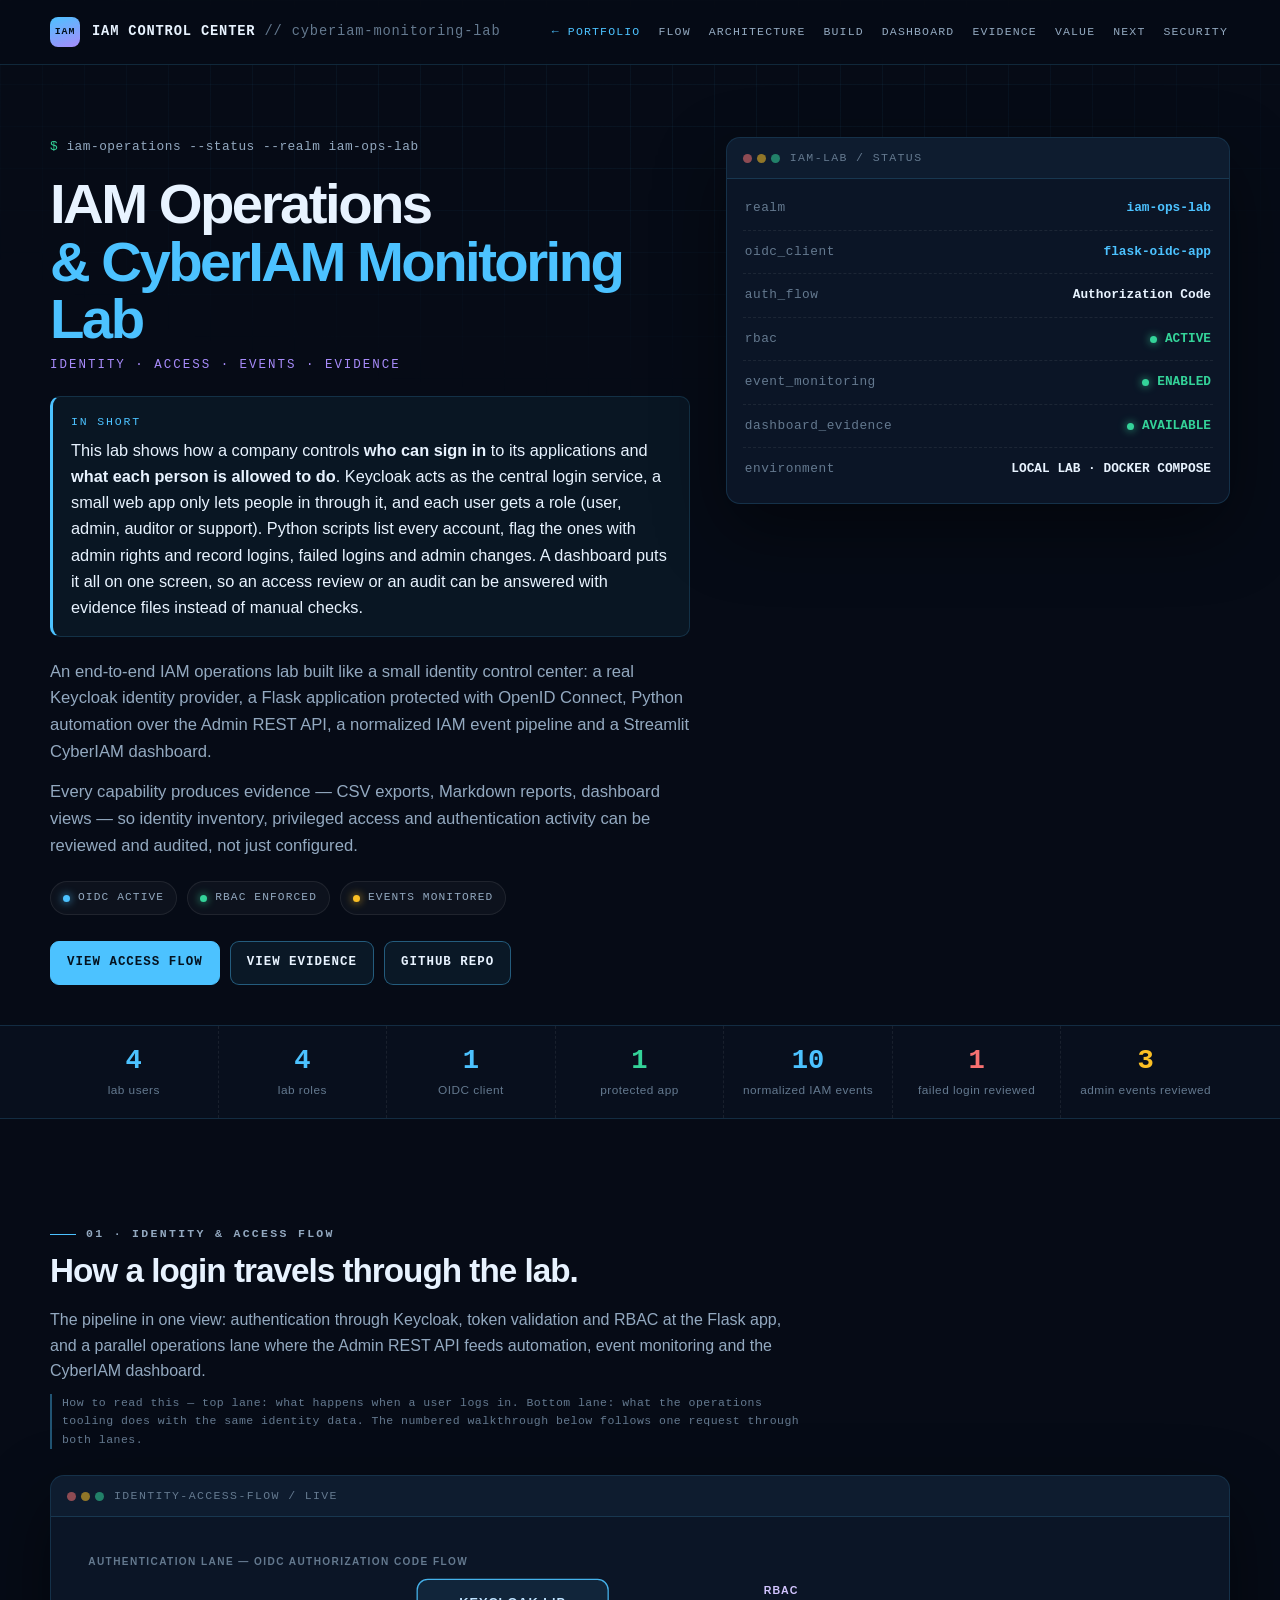
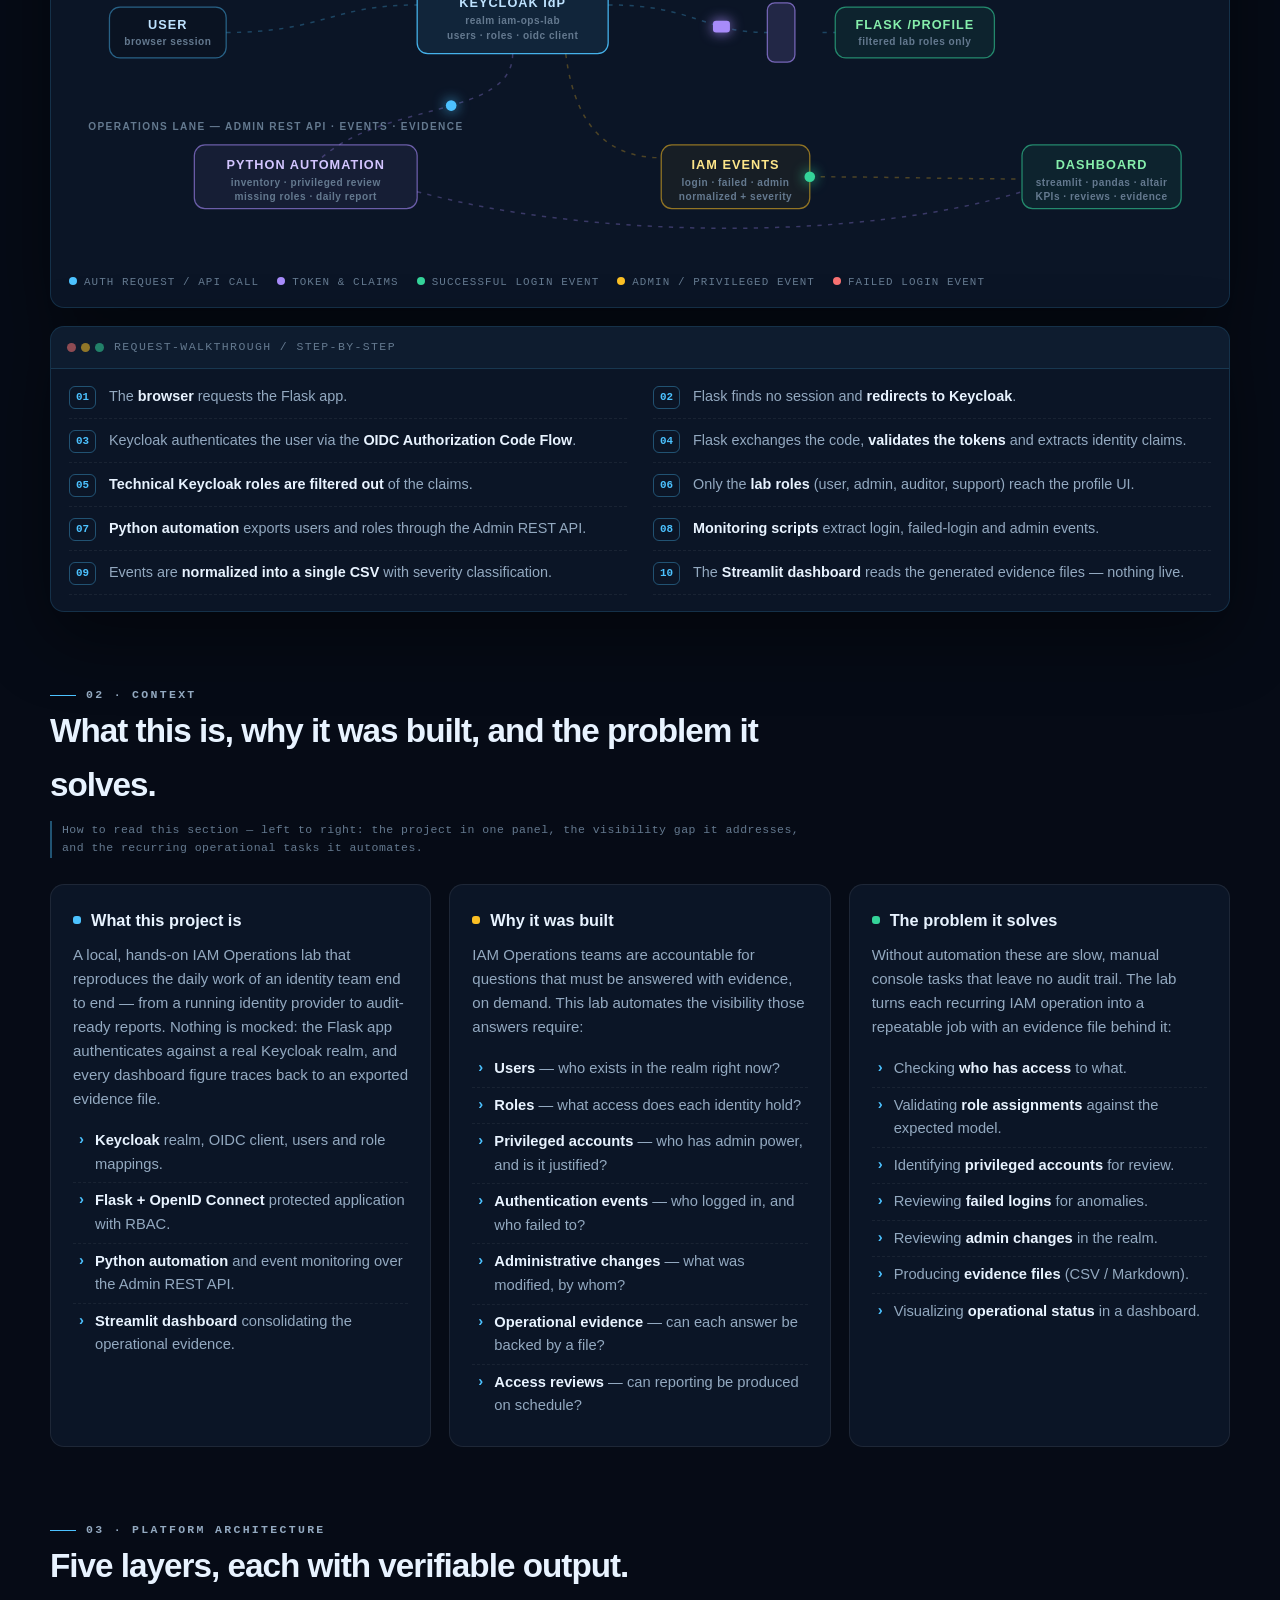
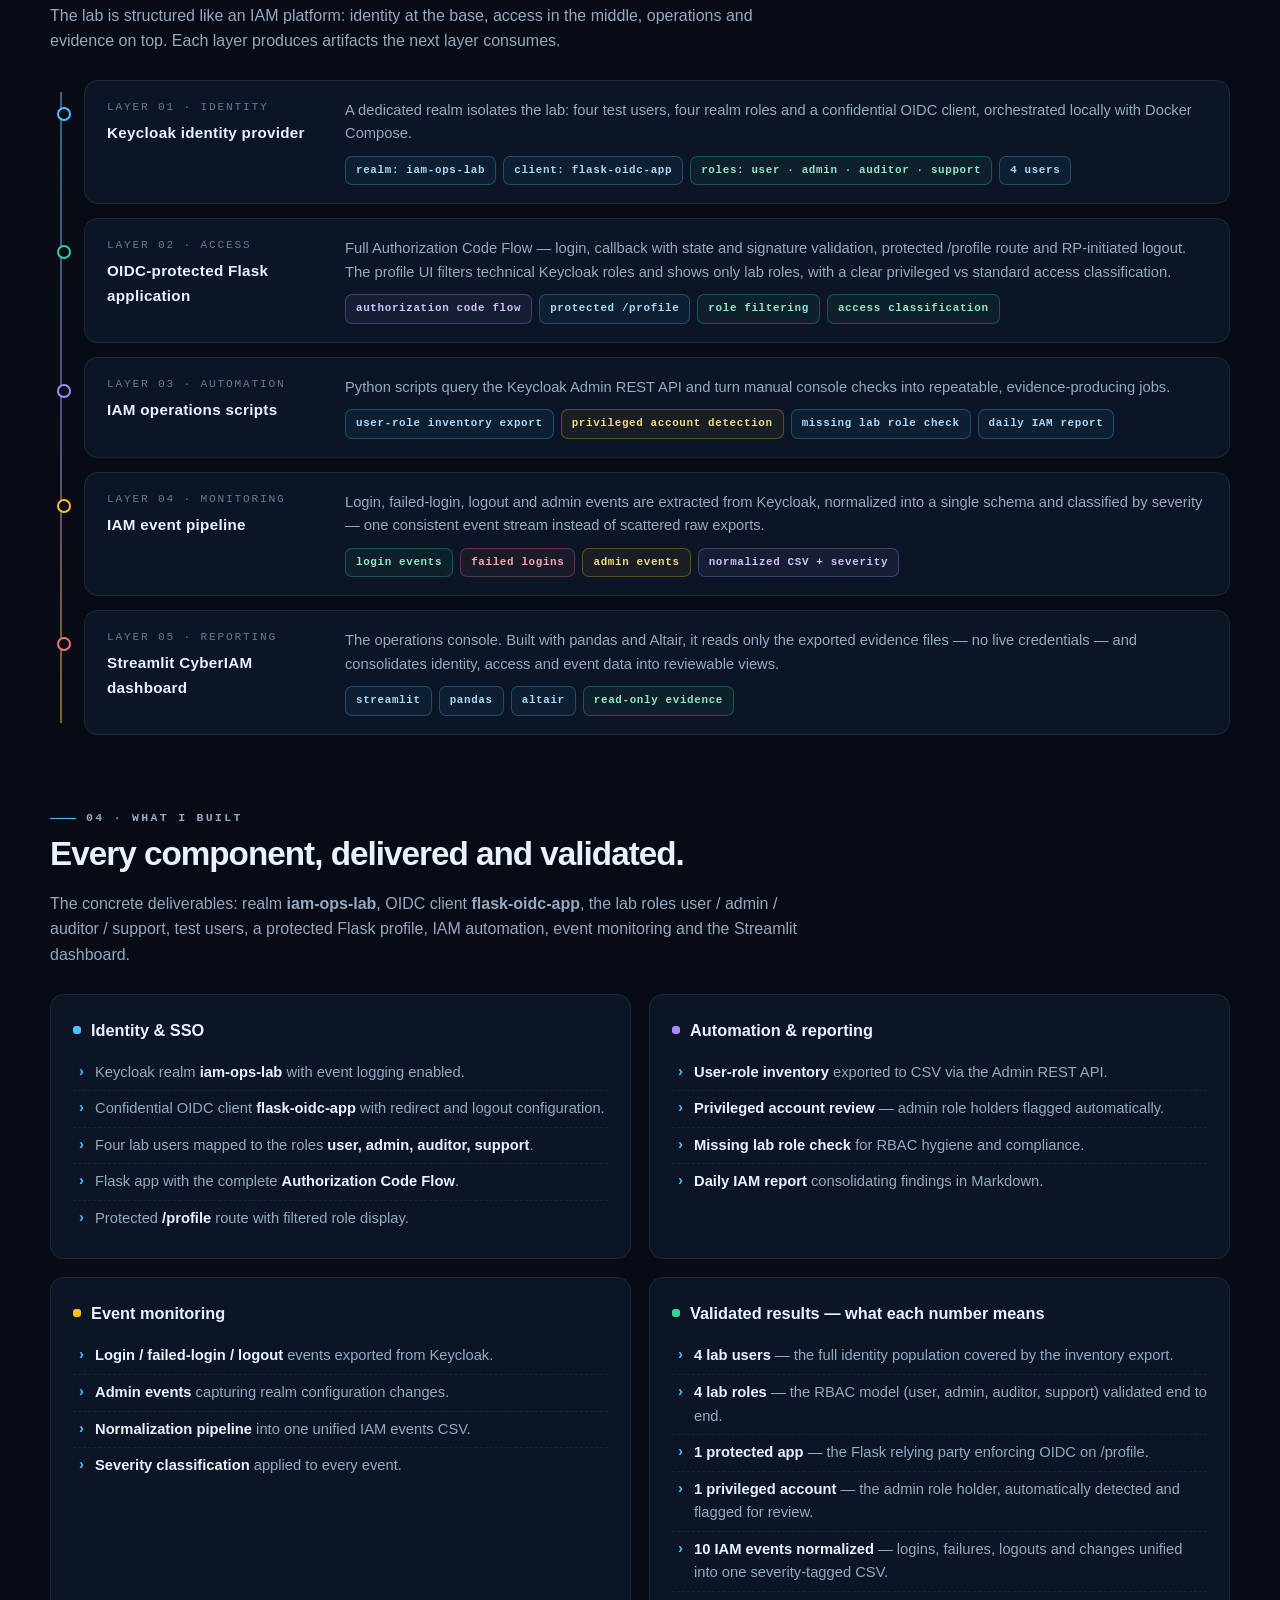
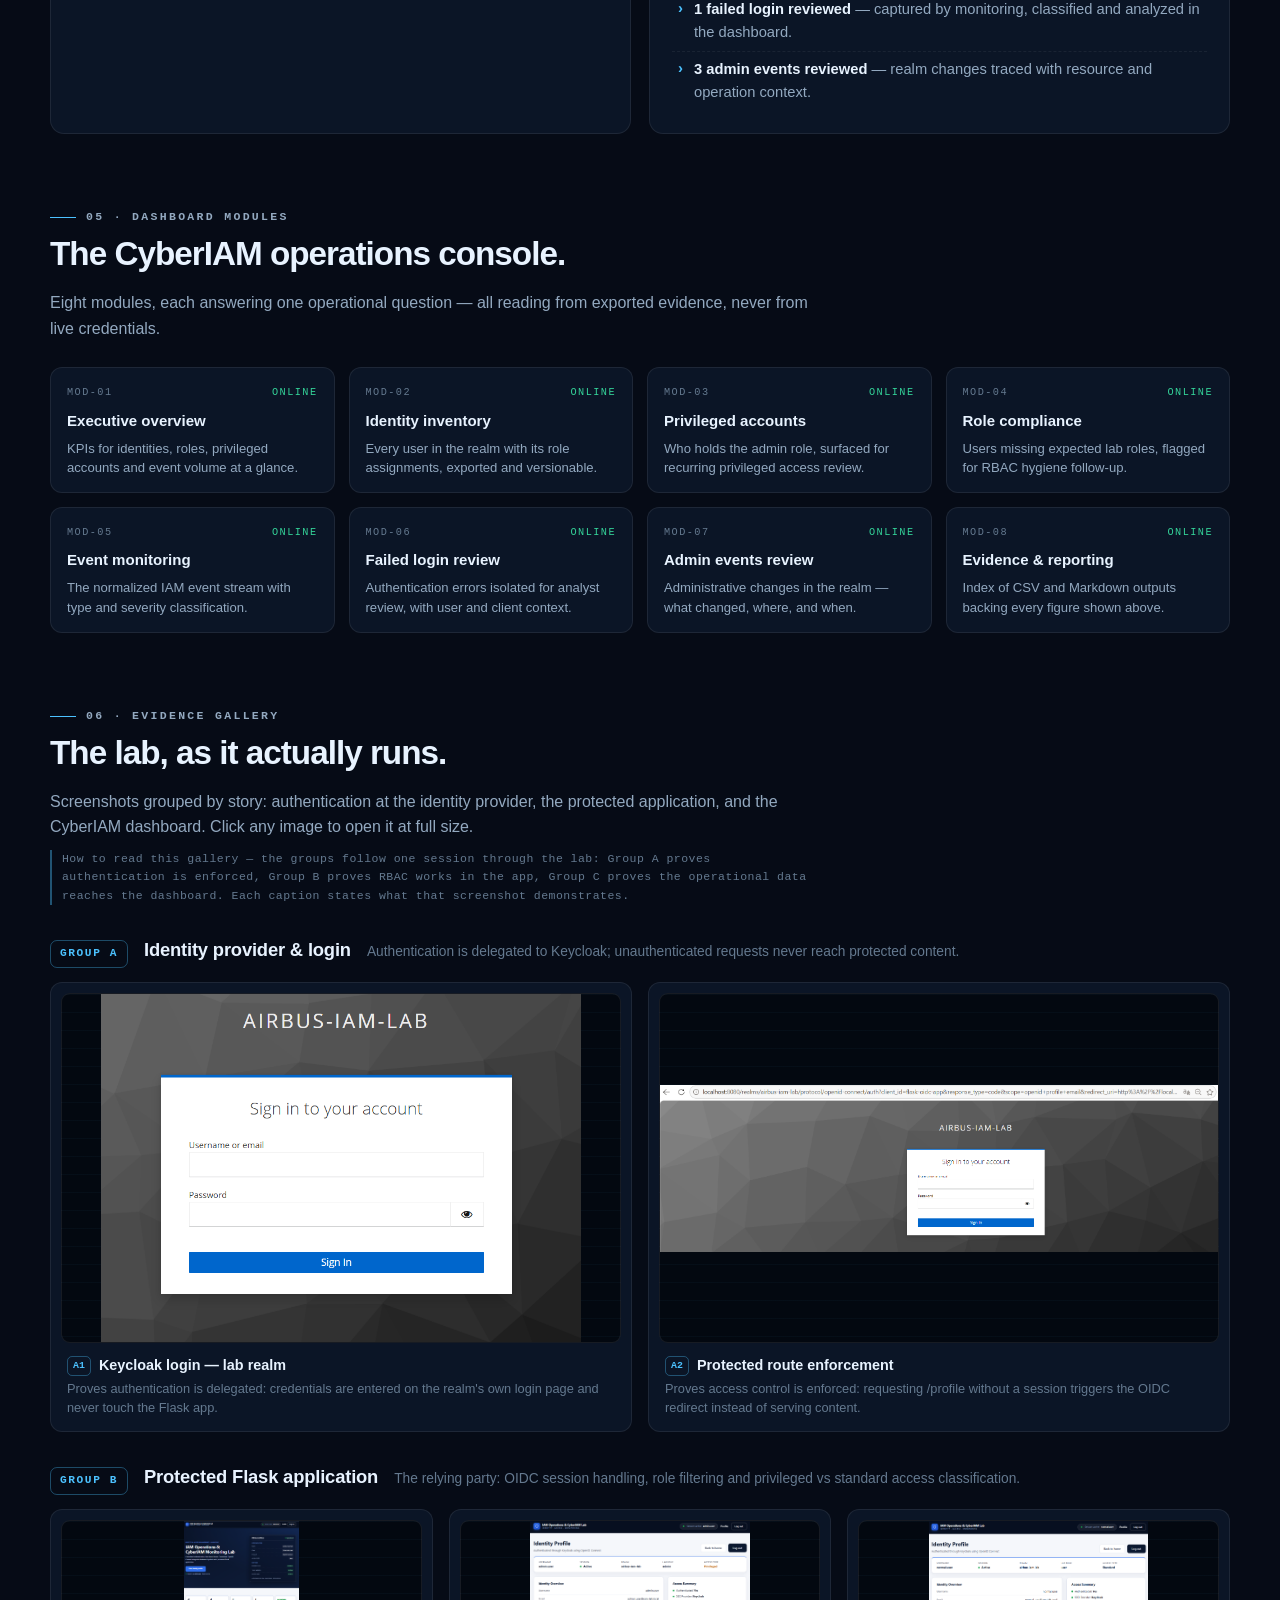
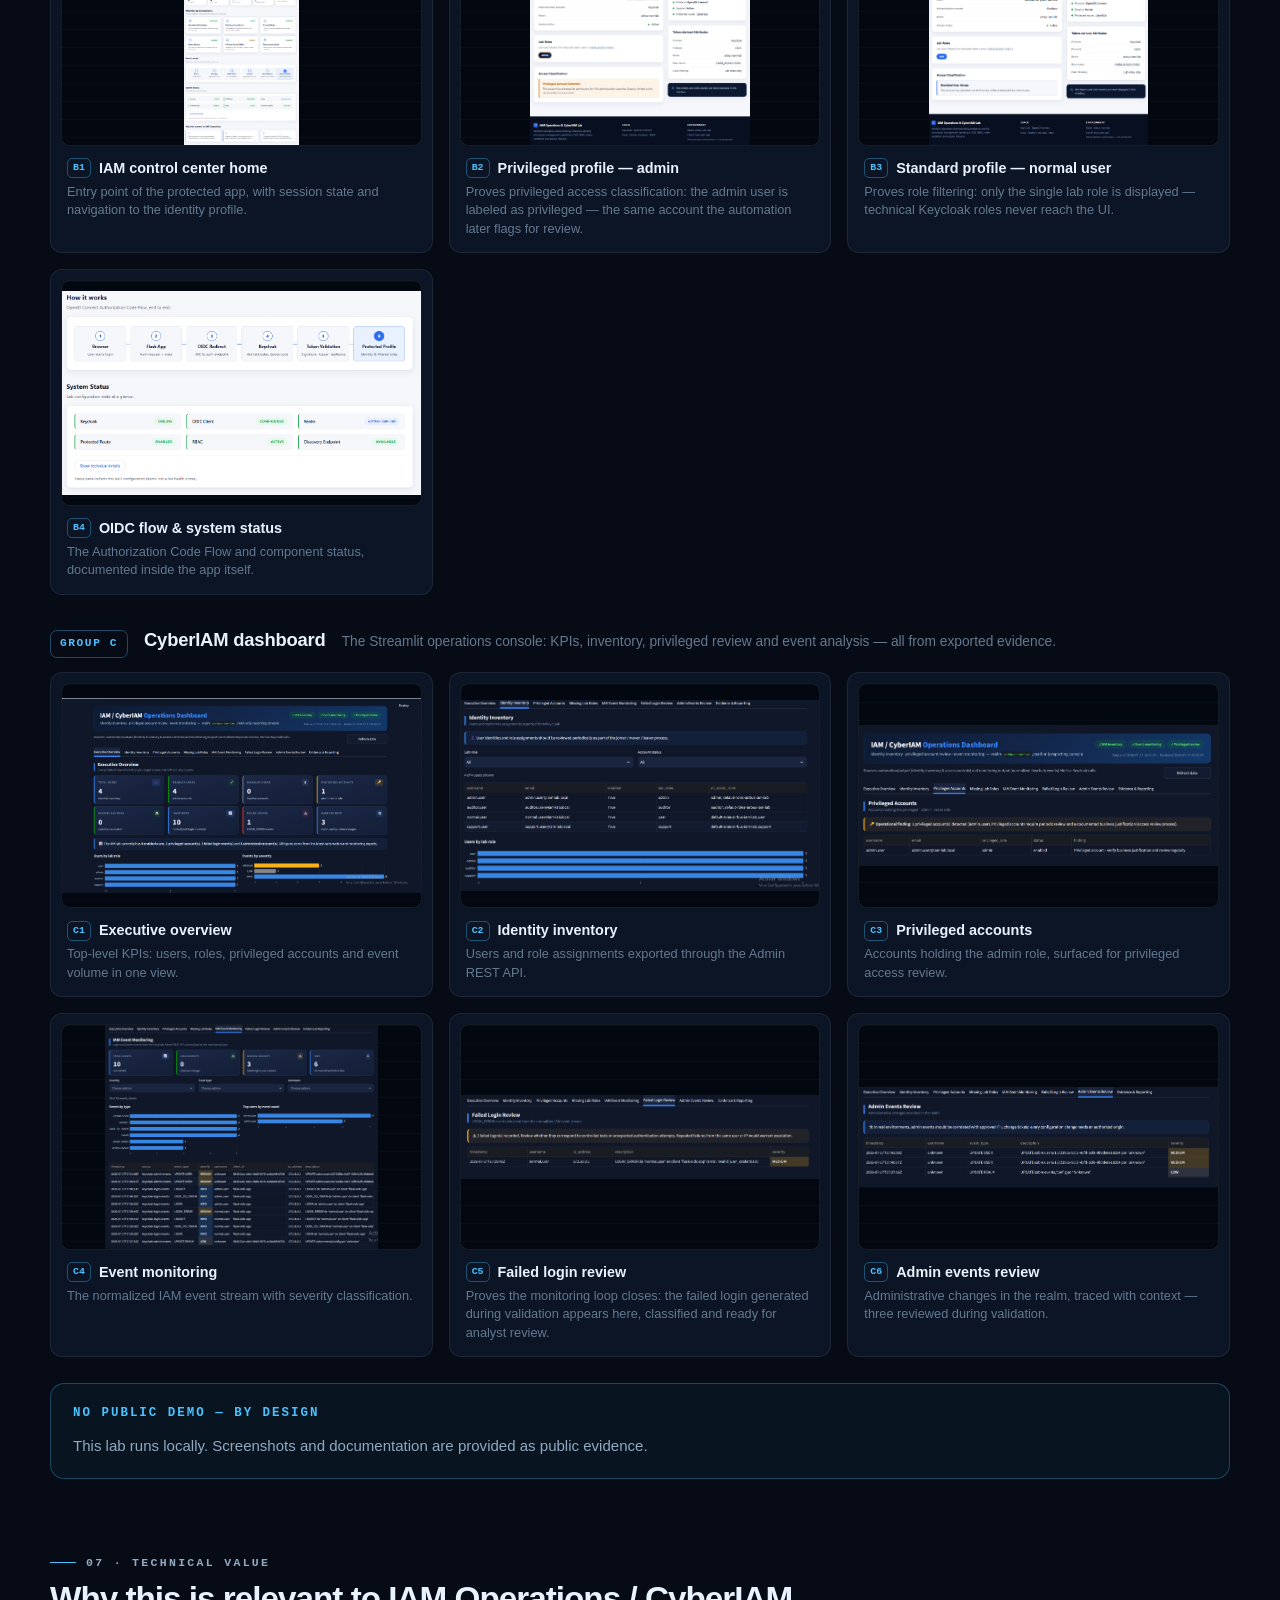
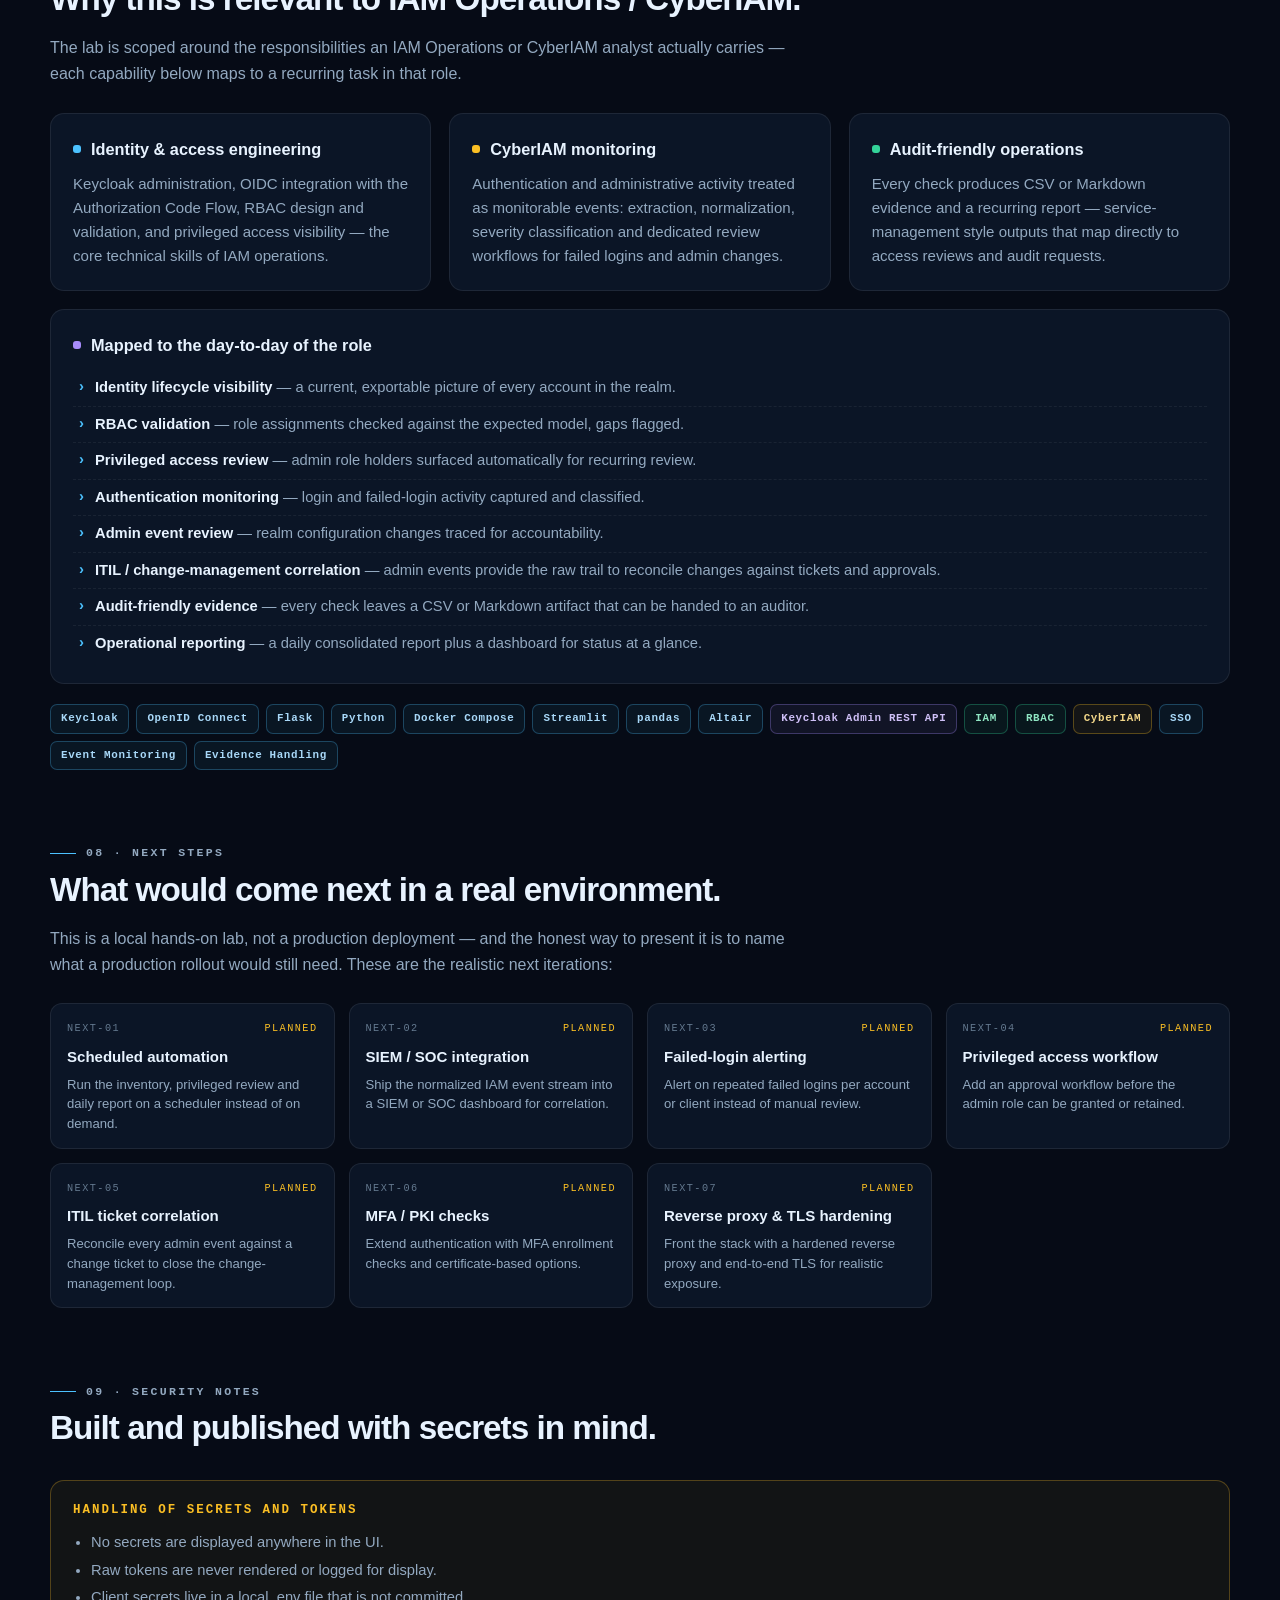
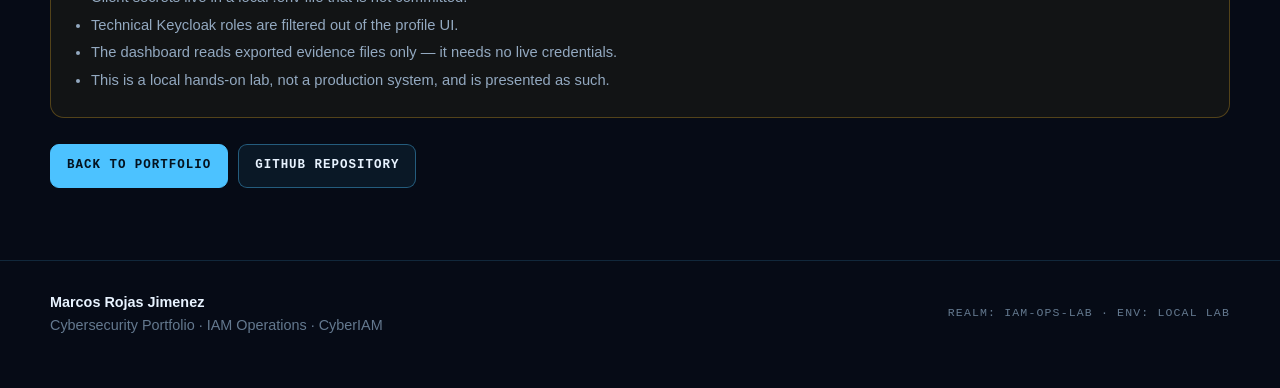
<file: projects/iam-operations-cyberiam-lab/index.html>
<!DOCTYPE html>
<html lang="en">
<head>
  <meta charset="UTF-8" />
  <meta name="viewport" content="width=device-width, initial-scale=1.0" />
  <title>IAM Operations & CyberIAM Monitoring Lab — Marcos Rojas Jiménez</title>
  <meta name="description" content="IAM Operations case study by Marcos Rojas Jiménez: Keycloak, OpenID Connect, Flask, Python automation, event monitoring and a Streamlit CyberIAM dashboard." />
  <link rel="canonical" href="https://marcos-rojas-jimenez.github.io/projects/iam-operations-cyberiam-lab/" />
  <meta name="theme-color" content="#060b16" />
  <meta http-equiv="Content-Security-Policy" content="default-src 'self'; script-src 'none'; style-src 'unsafe-inline'; img-src 'self'; media-src 'self'; connect-src 'none'; object-src 'none'; base-uri 'self'; form-action 'self'" />
  <meta name="referrer" content="strict-origin-when-cross-origin" />
  <link rel="icon" type="image/svg+xml" href="../../favicon.svg" />
  <link rel="icon" type="image/png" sizes="32x32" href="../../favicon-32.png" />
  <link rel="apple-touch-icon" sizes="180x180" href="../../apple-touch-icon.png" />
  <meta property="og:type" content="article" />
  <meta property="og:site_name" content="Marcos Rojas Jiménez — Cybersecurity Portfolio" />
  <meta property="og:title" content="IAM Operations & CyberIAM Monitoring Lab" />
  <meta property="og:description" content="End-to-end IAM Operations lab: Keycloak, OpenID Connect, RBAC, Python automation, event monitoring and a Streamlit CyberIAM dashboard." />
  <meta property="og:url" content="https://marcos-rojas-jimenez.github.io/projects/iam-operations-cyberiam-lab/" />
  <meta property="og:image" content="https://marcos-rojas-jimenez.github.io/assets/projects/iam-operations-cyberiam-lab/18-dashboard-executive-overview.png" />
  <meta property="og:image:alt" content="Executive overview of the Streamlit IAM/CyberIAM dashboard" />
  <meta name="twitter:card" content="summary_large_image" />
  <meta name="twitter:title" content="IAM Operations & CyberIAM Monitoring Lab" />
  <meta name="twitter:description" content="End-to-end IAM Operations lab: Keycloak, OpenID Connect, RBAC, Python automation, event monitoring and a Streamlit CyberIAM dashboard." />
  <meta name="twitter:image" content="https://marcos-rojas-jimenez.github.io/assets/projects/iam-operations-cyberiam-lab/18-dashboard-executive-overview.png" />
  <meta name="author" content="Marcos Rojas Jiménez" />
  <script type="application/ld+json">
  {
    "@context": "https://schema.org",
    "@type": "TechArticle",
    "@id": "https://marcos-rojas-jimenez.github.io/projects/iam-operations-cyberiam-lab/#article",
    "headline": "IAM Operations & CyberIAM Monitoring Lab",
    "description": "IAM Operations case study by Marcos Rojas Jiménez: Keycloak, OpenID Connect, Flask, Python automation, event monitoring and a Streamlit CyberIAM dashboard.",
    "url": "https://marcos-rojas-jimenez.github.io/projects/iam-operations-cyberiam-lab/",
    "inLanguage": "en",
    "image": "https://marcos-rojas-jimenez.github.io/assets/projects/iam-operations-cyberiam-lab/18-dashboard-executive-overview.png",
    "author": {
      "@type": "Person",
      "@id": "https://marcos-rojas-jimenez.github.io/#person",
      "name": "Marcos Rojas Jiménez",
      "url": "https://marcos-rojas-jimenez.github.io/"
    },
    "isPartOf": { "@id": "https://marcos-rojas-jimenez.github.io/#website" },
    "keywords": "IAM, Keycloak, OpenID Connect, RBAC, CyberIAM, SOC, Python, Streamlit"
  }
  </script>

  <style>
    :root {
      --bg: #060b16;
      --panel: #0b1526;
      --panel-2: #0a1322;
      --line: rgba(76, 194, 255, 0.16);
      --soft: rgba(255, 255, 255, 0.08);
      --ink: #e8f3ff;
      --dim: #93a9c0;
      --faint: #64798f;
      --blue: #4cc2ff;
      --violet: #a78bfa;
      --ok: #34d399;
      --priv: #fbbf24;
      --alert: #f87171;
      --mono: "JetBrains Mono", "Cascadia Code", Consolas, ui-monospace, monospace;
      --radius: 14px;
    }

    * { box-sizing: border-box; }
    html { scroll-behavior: smooth; }

    body {
      margin: 0;
      font-family: Inter, "Segoe UI", Arial, sans-serif;
      background: var(--bg);
      color: var(--ink);
      line-height: 1.6;
    }

    /* console grid backdrop */
    body::before {
      content: "";
      position: fixed;
      inset: 0;
      pointer-events: none;
      z-index: -1;
      background-image:
        linear-gradient(rgba(76, 194, 255, 0.05) 1px, transparent 1px),
        linear-gradient(90deg, rgba(76, 194, 255, 0.05) 1px, transparent 1px);
      background-size: 42px 42px;
      mask-image: radial-gradient(ellipse 90% 60% at 50% 0%, #000 30%, transparent 75%);
      -webkit-mask-image: radial-gradient(ellipse 90% 60% at 50% 0%, #000 30%, transparent 75%);
    }

    .shell {
      width: min(1180px, calc(100% - 40px));
      margin: 0 auto;
    }

    a { color: var(--blue); text-decoration: none; }

    /* ============ top bar ============ */
    .topbar {
      position: sticky;
      top: 0;
      z-index: 50;
      background: rgba(6, 11, 22, 0.86);
      backdrop-filter: blur(14px);
      border-bottom: 1px solid var(--line);
    }

    .topbar-inner {
      min-height: 64px;
      display: flex;
      align-items: center;
      justify-content: space-between;
      gap: 16px;
    }

    .console-brand {
      display: flex;
      align-items: center;
      gap: 12px;
      font-family: var(--mono);
      font-size: 0.86rem;
      font-weight: 700;
      letter-spacing: 0.06em;
      color: var(--ink);
      white-space: nowrap;
    }

    .console-brand .sq {
      width: 30px;
      height: 30px;
      border-radius: 8px;
      display: grid;
      place-items: center;
      font-size: 0.62rem;
      color: #04121f;
      background: linear-gradient(160deg, var(--blue), var(--violet));
      font-weight: 800;
    }

    .console-brand .path { color: var(--faint); font-weight: 500; }

    .topnav {
      display: flex;
      flex-wrap: wrap;
      gap: 4px 14px;
      font-family: var(--mono);
      font-size: 0.72rem;
      letter-spacing: 0.10em;
      text-transform: uppercase;
    }

    .topnav a { color: var(--dim); padding: 6px 2px; }
    .topnav a:hover { color: var(--blue); }
    .topnav a.back { color: var(--blue); }

    /* ============ buttons ============ */
    .cbtn {
      display: inline-flex;
      align-items: center;
      gap: 8px;
      padding: 11px 16px;
      border-radius: 9px;
      border: 1px solid rgba(76, 194, 255, 0.40);
      background: rgba(76, 194, 255, 0.07);
      color: var(--ink);
      font-family: var(--mono);
      font-size: 0.78rem;
      font-weight: 700;
      letter-spacing: 0.08em;
      text-transform: uppercase;
      transition: transform 0.16s ease, background 0.16s ease, border-color 0.16s ease;
    }

    .cbtn:hover {
      transform: translateY(-2px);
      background: rgba(76, 194, 255, 0.14);
      border-color: rgba(76, 194, 255, 0.75);
    }

    .cbtn.solid {
      background: var(--blue);
      border-color: var(--blue);
      color: #04121f;
    }

    .cbtn.solid:hover { background: #6fd0ff; }

    /* ============ hero ============ */
    .hero { padding: 72px 0 40px; }

    .hero-grid {
      display: grid;
      grid-template-columns: 1.12fr 0.88fr;
      gap: 34px;
      align-items: start;
    }

    .prompt-line {
      font-family: var(--mono);
      font-size: 0.80rem;
      color: var(--faint);
      letter-spacing: 0.04em;
      margin: 0 0 18px;
    }

    .prompt-line .dollar { color: var(--ok); }
    .prompt-line .cmd { color: var(--dim); }

    .hero h1 {
      margin: 0 0 8px;
      font-size: clamp(2.2rem, 4.4vw, 3.9rem);
      line-height: 1.02;
      letter-spacing: -0.045em;
    }

    .hero h1 .accent { color: var(--blue); }

    .hero-role {
      font-family: var(--mono);
      font-size: 0.78rem;
      letter-spacing: 0.16em;
      text-transform: uppercase;
      color: var(--violet);
      margin: 0 0 20px;
    }

    .hero-lede {
      color: var(--dim);
      font-size: 1.04rem;
      max-width: 640px;
      margin: 0 0 14px;
    }

    .led-row {
      display: flex;
      flex-wrap: wrap;
      gap: 10px;
      margin: 22px 0 26px;
    }

    .led-chip {
      display: inline-flex;
      align-items: center;
      gap: 8px;
      padding: 7px 12px;
      border: 1px solid var(--soft);
      border-radius: 999px;
      background: rgba(255, 255, 255, 0.03);
      font-family: var(--mono);
      font-size: 0.70rem;
      letter-spacing: 0.10em;
      text-transform: uppercase;
      color: var(--dim);
    }

    .led {
      width: 7px;
      height: 7px;
      border-radius: 99px;
      background: var(--ok);
      box-shadow: 0 0 8px rgba(52, 211, 153, 0.9);
      animation: ledpulse 2.4s ease-in-out infinite;
    }

    .led.blue { background: var(--blue); box-shadow: 0 0 8px rgba(76, 194, 255, 0.9); }
    .led.amber { background: var(--priv); box-shadow: 0 0 8px rgba(251, 191, 36, 0.9); }

    @keyframes ledpulse {
      0%, 100% { opacity: 1; }
      50% { opacity: 0.45; }
    }

    .hero-actions { display: flex; flex-wrap: wrap; gap: 10px; }

    /* ============ console panel ============ */
    .console {
      background: var(--panel);
      border: 1px solid var(--line);
      border-radius: var(--radius);
      box-shadow: 0 26px 70px rgba(0, 0, 0, 0.45);
      overflow: hidden;
    }

    .console-head {
      display: flex;
      align-items: center;
      gap: 10px;
      padding: 11px 16px;
      border-bottom: 1px solid var(--line);
      background: rgba(76, 194, 255, 0.04);
      font-family: var(--mono);
      font-size: 0.72rem;
      letter-spacing: 0.12em;
      text-transform: uppercase;
      color: var(--faint);
    }

    .console-head .dots { display: flex; gap: 5px; }
    .console-head .dots i {
      width: 9px; height: 9px; border-radius: 99px; display: block;
      background: rgba(255, 255, 255, 0.14);
    }
    .console-head .dots i:first-child { background: rgba(248, 113, 113, 0.55); }
    .console-head .dots i:nth-child(2) { background: rgba(251, 191, 36, 0.55); }
    .console-head .dots i:last-child { background: rgba(52, 211, 153, 0.55); }

    .console-body { padding: 8px 16px 12px; }

    .status-row {
      display: flex;
      align-items: center;
      justify-content: space-between;
      gap: 14px;
      padding: 11px 2px;
      border-bottom: 1px dashed rgba(255, 255, 255, 0.07);
      font-family: var(--mono);
      font-size: 0.80rem;
    }

    .status-row:last-child { border-bottom: 0; }
    .status-row .k { color: var(--faint); letter-spacing: 0.04em; }
    .status-row .v { color: var(--ink); font-weight: 700; display: inline-flex; align-items: center; gap: 8px; text-align: right; }
    .status-row .v.ok { color: var(--ok); }
    .status-row .v.blue { color: var(--blue); }

    /* ============ KPI strip ============ */
    .kpi-strip {
      margin-top: 40px;
      border-top: 1px solid var(--line);
      border-bottom: 1px solid var(--line);
      background: rgba(11, 21, 38, 0.55);
    }

    .kpi-grid {
      display: grid;
      grid-template-columns: repeat(7, 1fr);
    }

    .kpi {
      padding: 20px 14px 18px;
      text-align: center;
      border-right: 1px dashed rgba(255, 255, 255, 0.07);
    }

    .kpi:last-child { border-right: 0; }

    .kpi b {
      display: block;
      font-family: var(--mono);
      font-size: 1.7rem;
      font-weight: 700;
      color: var(--blue);
      line-height: 1.1;
    }

    .kpi.ok b { color: var(--ok); }
    .kpi.priv b { color: var(--priv); }
    .kpi.alert b { color: var(--alert); }

    .kpi span {
      display: block;
      margin-top: 5px;
      font-size: 0.74rem;
      letter-spacing: 0.04em;
      color: var(--faint);
    }

    /* ============ sections ============ */
    section { padding: 58px 0 8px; }

    .sec-head { margin-bottom: 26px; max-width: 760px; }

    .sec-tag {
      display: inline-flex;
      align-items: center;
      gap: 10px;
      font-family: var(--mono);
      font-size: 0.72rem;
      font-weight: 700;
      letter-spacing: 0.20em;
      text-transform: uppercase;
      color: var(--blue);
      margin-bottom: 10px;
    }

    .sec-tag::before {
      content: "";
      width: 26px;
      height: 1px;
      background: var(--blue);
      display: inline-block;
    }

    .sec-head h2 {
      margin: 0 0 10px;
      font-size: clamp(1.6rem, 2.6vw, 2.2rem);
      letter-spacing: -0.03em;
    }

    .sec-head p { margin: 0; color: var(--dim); }

    .sec-head .hint,
    .hint {
      margin-top: 10px;
      font-family: var(--mono);
      font-size: 0.72rem;
      letter-spacing: 0.04em;
      color: var(--faint);
      border-left: 2px solid rgba(76, 194, 255, 0.4);
      padding-left: 10px;
    }

    /* step-by-step walkthrough */
    .steps {
      display: grid;
      grid-template-columns: 1fr 1fr;
      gap: 0 26px;
      padding: 6px 18px 16px;
      margin: 0;
      list-style: none;
      counter-reset: step;
    }

    .steps li {
      counter-increment: step;
      position: relative;
      padding: 10px 0 10px 40px;
      color: var(--dim);
      font-size: 0.90rem;
      border-bottom: 1px dashed rgba(255, 255, 255, 0.06);
    }

    .steps li::before {
      content: counter(step, decimal-leading-zero);
      position: absolute;
      left: 0;
      top: 11px;
      font-family: var(--mono);
      font-size: 0.68rem;
      font-weight: 700;
      color: var(--blue);
      border: 1px solid rgba(76, 194, 255, 0.35);
      border-radius: 6px;
      padding: 2px 6px;
    }

    .steps li strong { color: var(--ink); font-weight: 650; }

    /* ============ generic panels ============ */
    .grid-2 { display: grid; grid-template-columns: 1fr 1fr; gap: 18px; }
    .grid-3 { display: grid; grid-template-columns: repeat(3, 1fr); gap: 18px; }

    .pane {
      background: var(--panel);
      border: 1px solid var(--soft);
      border-radius: var(--radius);
      padding: 22px;
      transition: transform 0.16s ease, border-color 0.16s ease;
    }

    .pane:hover { transform: translateY(-3px); border-color: rgba(76, 194, 255, 0.35); }

    .pane h3 {
      margin: 0 0 10px;
      font-size: 1.02rem;
      display: flex;
      align-items: center;
      gap: 10px;
    }

    .pane h3 .pin {
      width: 8px; height: 8px; border-radius: 3px;
      background: var(--blue); flex: none;
    }

    .pane h3 .pin.ok { background: var(--ok); }
    .pane h3 .pin.priv { background: var(--priv); }
    .pane h3 .pin.violet { background: var(--violet); }

    .pane p { color: var(--dim); margin: 0; font-size: 0.94rem; }

    .ticklist {
      list-style: none;
      margin: 12px 0 0;
      padding: 0;
      color: var(--dim);
      font-size: 0.92rem;
    }

    .ticklist li {
      padding: 6px 0 6px 22px;
      position: relative;
      border-bottom: 1px dashed rgba(255, 255, 255, 0.06);
    }

    .ticklist li:last-child { border-bottom: 0; }

    .ticklist li::before {
      content: "›";
      position: absolute;
      left: 4px;
      color: var(--blue);
      font-family: var(--mono);
      font-weight: 700;
    }

    .ticklist li strong { color: var(--ink); font-weight: 650; }

    /* ============ flow diagram ============ */
    .flow-wrap { overflow-x: auto; padding: 20px 16px 8px; }

    .flow-wrap svg {
      display: block;
      width: 100%;
      min-width: 860px;
      height: auto;
    }

    .fl-node rect { fill: var(--panel-2); stroke: rgba(76, 194, 255, 0.45); stroke-width: 1.2; }
    .fl-node text { fill: #bfe3ff; font-size: 12px; font-weight: 800; letter-spacing: 0.08em; text-anchor: middle; }
    .fl-node .sub { fill: var(--faint); font-size: 9.5px; font-weight: 600; letter-spacing: 0.05em; }
    .fl-idp rect { stroke: rgba(76, 194, 255, 0.9); fill: rgba(76, 194, 255, 0.09); }
    .fl-ok rect { stroke: rgba(52, 211, 153, 0.6); fill: rgba(52, 211, 153, 0.07); }
    .fl-ok text { fill: #86efac; }
    .fl-mon rect { stroke: rgba(251, 191, 36, 0.55); fill: rgba(251, 191, 36, 0.05); }
    .fl-mon text { fill: #fde68a; }
    .fl-auto rect { stroke: rgba(167, 139, 250, 0.6); fill: rgba(167, 139, 250, 0.07); }
    .fl-auto text { fill: #d3c5ff; }

    .fl-wire { fill: none; stroke: rgba(76, 194, 255, 0.28); stroke-width: 1.4; stroke-dasharray: 4 6; }
    .fl-wire.ev { stroke: rgba(251, 191, 36, 0.28); }
    .fl-wire.auto { stroke: rgba(167, 139, 250, 0.30); }

    .fl-gate rect { fill: rgba(167, 139, 250, 0.15); stroke: rgba(167, 139, 250, 0.65); stroke-width: 1.2; }
    .fl-gate text { fill: #d3c5ff; font-size: 10px; font-weight: 900; letter-spacing: 0.10em; text-anchor: middle; }

    .fl-tag { fill: var(--faint); font-size: 9.5px; font-weight: 800; letter-spacing: 0.14em; }

    .fl-dot-auth { fill: var(--blue); filter: drop-shadow(0 0 6px rgba(76, 194, 255, 0.9)); }
    .fl-dot-token { fill: var(--violet); filter: drop-shadow(0 0 6px rgba(167, 139, 250, 0.9)); }
    .fl-dot-ok { fill: var(--ok); filter: drop-shadow(0 0 6px rgba(52, 211, 153, 0.9)); }
    .fl-dot-priv { fill: var(--priv); filter: drop-shadow(0 0 6px rgba(251, 191, 36, 0.9)); }
    .fl-dot-fail { fill: var(--alert); filter: drop-shadow(0 0 6px rgba(248, 113, 113, 0.9)); }

    .flow-legend {
      display: flex;
      flex-wrap: wrap;
      gap: 8px 18px;
      padding: 10px 18px 16px;
      font-family: var(--mono);
      font-size: 0.68rem;
      letter-spacing: 0.10em;
      text-transform: uppercase;
      color: var(--faint);
    }

    .flow-legend i {
      display: inline-block;
      width: 8px; height: 8px; border-radius: 99px;
      margin-right: 7px;
    }

    /* ============ architecture layers ============ */
    .layers {
      position: relative;
      margin-top: 8px;
      padding-left: 34px;
      display: grid;
      gap: 14px;
    }

    .layers::before {
      content: "";
      position: absolute;
      left: 10px;
      top: 12px;
      bottom: 12px;
      width: 2px;
      background: linear-gradient(180deg, var(--blue), var(--violet), var(--priv));
      opacity: 0.5;
    }

    .layer {
      position: relative;
      display: grid;
      grid-template-columns: 220px 1fr;
      gap: 18px;
      background: var(--panel);
      border: 1px solid var(--soft);
      border-radius: var(--radius);
      padding: 18px 22px;
      transition: transform 0.16s ease, border-color 0.16s ease;
    }

    .layer:hover { transform: translateX(4px); border-color: rgba(76, 194, 255, 0.35); }

    .layer::before {
      content: "";
      position: absolute;
      left: -28px;
      top: 26px;
      width: 10px;
      height: 10px;
      border-radius: 99px;
      background: var(--bg);
      border: 2px solid var(--blue);
    }

    .layer.l2::before { border-color: var(--ok); }
    .layer.l3::before { border-color: var(--violet); }
    .layer.l4::before { border-color: var(--priv); }
    .layer.l5::before { border-color: var(--alert); }

    .layer-id {
      font-family: var(--mono);
      font-size: 0.70rem;
      letter-spacing: 0.16em;
      text-transform: uppercase;
      color: var(--faint);
    }

    .layer-id b {
      display: block;
      color: var(--ink);
      font-size: 0.95rem;
      letter-spacing: 0.02em;
      margin-top: 4px;
      text-transform: none;
      font-family: Inter, "Segoe UI", Arial, sans-serif;
    }

    .layer-body p { margin: 0 0 10px; color: var(--dim); font-size: 0.92rem; }

    .chiprow { display: flex; flex-wrap: wrap; gap: 7px; }

    .chip {
      font-family: var(--mono);
      font-size: 0.68rem;
      font-weight: 700;
      letter-spacing: 0.06em;
      padding: 5px 10px;
      border-radius: 7px;
      border: 1px solid rgba(76, 194, 255, 0.28);
      background: rgba(76, 194, 255, 0.06);
      color: #a8d8f8;
    }

    .chip.ok { border-color: rgba(52, 211, 153, 0.30); background: rgba(52, 211, 153, 0.06); color: #8fe6c3; }
    .chip.priv { border-color: rgba(251, 191, 36, 0.30); background: rgba(251, 191, 36, 0.06); color: #f3d789; }
    .chip.violet { border-color: rgba(167, 139, 250, 0.30); background: rgba(167, 139, 250, 0.07); color: #cfc0f7; }

    /* ============ dashboard modules ============ */
    .modules {
      display: grid;
      grid-template-columns: repeat(4, 1fr);
      gap: 14px;
    }

    .module {
      background: var(--panel);
      border: 1px solid var(--soft);
      border-radius: 12px;
      padding: 16px 16px 14px;
      transition: transform 0.16s ease, border-color 0.16s ease;
    }

    .module:hover { transform: translateY(-3px); border-color: rgba(76, 194, 255, 0.4); }

    .module .mod-id {
      font-family: var(--mono);
      font-size: 0.64rem;
      letter-spacing: 0.14em;
      color: var(--faint);
      display: flex;
      justify-content: space-between;
      margin-bottom: 8px;
    }

    .module .mod-id .st { color: var(--ok); }
    .module .mod-id .st.plan { color: var(--priv); }

    .module h4 { margin: 0 0 6px; font-size: 0.94rem; }
    .module p { margin: 0; color: var(--dim); font-size: 0.82rem; line-height: 1.5; }

    /* ============ screenshots ============ */
    .shot-group { margin: 30px 0 6px; }

    .shot-group-head {
      display: flex;
      align-items: baseline;
      flex-wrap: wrap;
      gap: 8px 16px;
      margin-bottom: 6px;
    }

    .shot-group-head .g-tag {
      font-family: var(--mono);
      font-size: 0.70rem;
      font-weight: 700;
      letter-spacing: 0.14em;
      color: var(--blue);
      border: 1px solid rgba(76, 194, 255, 0.35);
      border-radius: 7px;
      padding: 4px 9px;
    }

    .shot-group-head h3 { margin: 0; font-size: 1.15rem; letter-spacing: -0.01em; }
    .shot-group-head p { margin: 0; color: var(--faint); font-size: 0.86rem; width: 100%; max-width: 720px; }

    .shot-grid {
      display: grid;
      grid-template-columns: repeat(3, 1fr);
      gap: 16px;
      margin-top: 14px;
    }

    .shot-grid.two { grid-template-columns: repeat(2, 1fr); }

    .shot {
      margin: 0;
      background: var(--panel);
      border: 1px solid var(--soft);
      border-radius: 12px;
      padding: 10px;
      transition: transform 0.16s ease, border-color 0.16s ease;
    }

    .shot:hover { transform: translateY(-3px); border-color: rgba(76, 194, 255, 0.4); }

    .shot a { display: block; position: relative; }

    .shot img {
      width: 100%;
      aspect-ratio: 16 / 10;
      object-fit: contain;
      display: block;
      border-radius: 9px;
      border: 1px solid rgba(255, 255, 255, 0.08);
      background:
        linear-gradient(rgba(76, 194, 255, 0.03) 1px, transparent 1px) 0 0 / 18px 18px,
        rgba(3, 7, 14, 0.85);
    }

    .shot figcaption { padding: 11px 6px 4px; }

    .shot figcaption b {
      display: flex;
      align-items: center;
      gap: 8px;
      color: var(--ink);
      font-size: 0.90rem;
      margin-bottom: 3px;
    }

    .shot figcaption b::before {
      content: attr(data-n);
      font-family: var(--mono);
      font-size: 0.62rem;
      color: var(--blue);
      border: 1px solid rgba(76, 194, 255, 0.35);
      border-radius: 5px;
      padding: 1px 5px;
    }

    .shot figcaption span { color: var(--faint); font-size: 0.80rem; line-height: 1.45; display: block; }

    /* ============ callouts ============ */
    .callout {
      margin-top: 26px;
      border-radius: var(--radius);
      border: 1px solid rgba(251, 191, 36, 0.28);
      background: rgba(251, 191, 36, 0.05);
      padding: 20px 22px;
    }

    .callout.blue {
      border-color: rgba(76, 194, 255, 0.28);
      background: rgba(76, 194, 255, 0.05);
    }

    .callout h3 {
      margin: 0 0 10px;
      font-family: var(--mono);
      font-size: 0.78rem;
      letter-spacing: 0.16em;
      text-transform: uppercase;
      color: var(--priv);
    }

    .callout.blue h3 { color: var(--blue); }

    .callout ul { margin: 0; padding-left: 18px; color: var(--dim); font-size: 0.92rem; }
    .callout ul li { margin: 4px 0; }
    .callout p { margin: 0; color: var(--dim); font-size: 0.94rem; }

    /* ============ footer ============ */
    .foot {
      margin-top: 64px;
      border-top: 1px solid var(--line);
      padding: 30px 0 54px;
      color: var(--faint);
      font-size: 0.9rem;
    }

    .foot .shell {
      display: flex;
      flex-wrap: wrap;
      justify-content: space-between;
      gap: 14px;
      align-items: center;
    }

    .foot b { color: var(--ink); }
    .foot .mono { font-family: var(--mono); font-size: 0.72rem; letter-spacing: 0.10em; text-transform: uppercase; }

    /* ============ responsive ============ */
    @media (max-width: 1020px) {
      .kpi-grid { grid-template-columns: repeat(4, 1fr); }
      .kpi:nth-child(4) { border-right: 0; }
      .kpi { border-bottom: 1px dashed rgba(255,255,255,0.07); }
      .kpi:nth-child(n+5) { border-bottom: 0; }
      .modules { grid-template-columns: repeat(2, 1fr); }
      .grid-3 { grid-template-columns: 1fr; }
    }

    @media (max-width: 880px) {
      .hero-grid, .grid-2, .shot-grid, .shot-grid.two, .steps { grid-template-columns: 1fr; }
      .layer { grid-template-columns: 1fr; gap: 8px; }
      .topbar-inner { flex-direction: column; align-items: flex-start; padding: 12px 0; }
    }

    @media (prefers-reduced-motion: reduce) {
      html { scroll-behavior: auto; }

      .led,
      .pane,
      .module,
      .shot,
      .layer,
      .cbtn {
        animation: none !important;
        transition: none !important;
      }

      /* SMIL packets can't be paused via CSS — hide the moving parts,
         keep the static diagram readable */
      .fl-dot-auth,
      .fl-dot-token,
      .fl-dot-ok,
      .fl-dot-priv,
      .fl-dot-fail {
        display: none;
      }
    }

    @media (max-width: 620px) {
      .console-brand { white-space: normal; }
      .console-brand .path { display: none; }

      .kpi-grid { grid-template-columns: repeat(2, 1fr); }
      .kpi { border-bottom: 1px dashed rgba(255,255,255,0.07); }
      .kpi:nth-child(2n) { border-right: 0; }
      .kpi:nth-child(n+7) { border-bottom: 0; }
      .modules { grid-template-columns: 1fr; }
    }

    /* Plain-language summary at the top of the page */
    .in-short {
      max-width: 640px;
      margin: 0 0 22px;
      padding: 16px 18px;
      background: rgba(76, 194, 255, 0.06);
      border: 1px solid var(--line);
      border-left: 3px solid var(--blue);
      border-radius: 10px;
    }
    .in-short-tag {
      font-family: var(--mono);
      font-size: 0.72rem;
      letter-spacing: 0.16em;
      text-transform: uppercase;
      color: var(--blue);
      margin: 0 0 6px;
    }
    .in-short-text {
      color: var(--ink);
      font-size: 1.02rem;
      line-height: 1.6;
      margin: 0;
    }
  </style>
</head>

<body>

  <header class="topbar">
    <div class="shell topbar-inner">
      <div class="console-brand">
        <span class="sq">IAM</span>
        <span>IAM CONTROL CENTER <span class="path">// cyberiam-monitoring-lab</span></span>
      </div>
      <nav class="topnav">
        <a class="back" href="../../">&larr; Portfolio</a>
        <a href="#flow">Flow</a>
        <a href="#architecture">Architecture</a>
        <a href="#built">Build</a>
        <a href="#dashboard">Dashboard</a>
        <a href="#screenshots">Evidence</a>
        <a href="#value">Value</a>
        <a href="#next">Next</a>
        <a href="#security">Security</a>
      </nav>
    </div>
  </header>

  <main>

  <section class="hero" id="top">
    <div class="shell hero-grid">
      <div>
        <p class="prompt-line"><span class="dollar">$</span> <span class="cmd">iam-operations --status --realm iam-ops-lab</span></p>

        <h1>IAM Operations<br /><span class="accent">&amp; CyberIAM Monitoring Lab</span></h1>
        <p class="hero-role">Identity · Access · Events · Evidence</p>

        <div class="in-short">
          <p class="in-short-tag">In short</p>
          <p class="in-short-text">
            This lab shows how a company controls <strong>who can sign in</strong> to its
            applications and <strong>what each person is allowed to do</strong>. Keycloak acts
            as the central login service, a small web app only lets people in through it, and
            each user gets a role (user, admin, auditor or support). Python scripts list every
            account, flag the ones with admin rights and record logins, failed logins and admin
            changes. A dashboard puts it all on one screen, so an access review or an audit can
            be answered with evidence files instead of manual checks.
          </p>
        </div>

        <p class="hero-lede">
          An end-to-end IAM operations lab built like a small identity control center:
          a real Keycloak identity provider, a Flask application protected with OpenID
          Connect, Python automation over the Admin REST API, a normalized IAM event
          pipeline and a Streamlit CyberIAM dashboard.
        </p>
        <p class="hero-lede">
          Every capability produces evidence — CSV exports, Markdown reports, dashboard
          views — so identity inventory, privileged access and authentication activity
          can be reviewed and audited, not just configured.
        </p>

        <div class="led-row">
          <span class="led-chip"><i class="led blue"></i> OIDC ACTIVE</span>
          <span class="led-chip"><i class="led"></i> RBAC ENFORCED</span>
          <span class="led-chip"><i class="led amber"></i> EVENTS MONITORED</span>
        </div>

        <div class="hero-actions">
          <a class="cbtn solid" href="#flow">View access flow</a>
          <a class="cbtn" href="#screenshots">View evidence</a>
          <!-- Update this href if the GitHub repository URL changes -->
          <a class="cbtn" href="https://github.com/marcos-rojas-jimenez/iam-operations-cyberiam-lab" target="_blank" rel="noopener">GitHub repo</a>
        </div>
      </div>

      <div class="console" aria-label="Lab status panel">
        <div class="console-head">
          <span class="dots"><i></i><i></i><i></i></span>
          <span>iam-lab / status</span>
        </div>
        <div class="console-body">
          <div class="status-row"><span class="k">realm</span><span class="v blue">iam-ops-lab</span></div>
          <div class="status-row"><span class="k">oidc_client</span><span class="v blue">flask-oidc-app</span></div>
          <div class="status-row"><span class="k">auth_flow</span><span class="v">Authorization Code</span></div>
          <div class="status-row"><span class="k">rbac</span><span class="v ok"><i class="led"></i>ACTIVE</span></div>
          <div class="status-row"><span class="k">event_monitoring</span><span class="v ok"><i class="led"></i>ENABLED</span></div>
          <div class="status-row"><span class="k">dashboard_evidence</span><span class="v ok"><i class="led"></i>AVAILABLE</span></div>
          <div class="status-row"><span class="k">environment</span><span class="v">LOCAL LAB · DOCKER COMPOSE</span></div>
        </div>
      </div>
    </div>

    <div class="kpi-strip">
      <div class="shell kpi-grid">
        <div class="kpi"><b>4</b><span>lab users</span></div>
        <div class="kpi"><b>4</b><span>lab roles</span></div>
        <div class="kpi"><b>1</b><span>OIDC client</span></div>
        <div class="kpi ok"><b>1</b><span>protected app</span></div>
        <div class="kpi"><b>10</b><span>normalized IAM events</span></div>
        <div class="kpi alert"><b>1</b><span>failed login reviewed</span></div>
        <div class="kpi priv"><b>3</b><span>admin events reviewed</span></div>
      </div>
    </div>
  </section>

  <section id="flow">
    <div class="shell">
      <div class="sec-head">
        <p class="sec-tag">01 · Identity &amp; access flow</p>
        <h2>How a login travels through the lab.</h2>
        <p>
          The pipeline in one view: authentication through Keycloak, token validation and
          RBAC at the Flask app, and a parallel operations lane where the Admin REST API
          feeds automation, event monitoring and the CyberIAM dashboard.
        </p>
        <p class="hint">How to read this — top lane: what happens when a user logs in.
        Bottom lane: what the operations tooling does with the same identity data.
        The numbered walkthrough below follows one request through both lanes.</p>
      </div>

      <div class="console">
        <div class="console-head">
          <span class="dots"><i></i><i></i><i></i></span>
          <span>identity-access-flow / live</span>
        </div>
        <div class="flow-wrap" aria-label="Animated diagram of the identity and access flow: user to Keycloak to RBAC gate to protected profile, with automation and events feeding the evidence store and dashboard">
          <svg viewBox="0 0 1080 300" role="img" focusable="false">
            <text x="20" y="26" class="fl-tag">AUTHENTICATION LANE — OIDC AUTHORIZATION CODE FLOW</text>
            <text x="20" y="182" class="fl-tag">OPERATIONS LANE — ADMIN REST API · EVENTS · EVIDENCE</text>

            <path id="flAuth" class="fl-wire" d="M150,90 C240,90 250,64 330,64" />
            <path id="flToken" class="fl-wire" d="M510,64 C590,64 600,90 660,90" />
            <path class="fl-wire" d="M712,90 L724,90" />
            <path id="flAdminApi" class="fl-wire auto" d="M420,110 C420,170 300,155 240,208" />
            <path id="flEvents" class="fl-wire ev" d="M470,110 C480,190 520,208 560,208" />
            <path id="flEvid1" class="fl-wire auto" d="M330,240 C500,286 750,286 900,240" />
            <path id="flDash" class="fl-wire ev" d="M700,226 C780,226 830,228 900,228" />

            <g class="fl-node">
              <rect x="40" y="66" width="110" height="48" rx="10" />
              <text x="95" y="87">USER</text>
              <text x="95" y="102" class="sub">browser session</text>
            </g>

            <g class="fl-node fl-idp">
              <rect x="330" y="40" width="180" height="70" rx="10" />
              <text x="420" y="66">KEYCLOAK IdP</text>
              <text x="420" y="82" class="sub">realm iam-ops-lab</text>
              <text x="420" y="96" class="sub">users · roles · oidc client</text>
            </g>

            <g class="fl-gate">
              <rect x="660" y="62" width="26" height="56" rx="7" />
              <text x="673" y="54">RBAC</text>
            </g>

            <g class="fl-node fl-ok">
              <rect x="724" y="66" width="150" height="48" rx="10" />
              <text x="799" y="87">FLASK /PROFILE</text>
              <text x="799" y="102" class="sub" fill="#5fbf94">filtered lab roles only</text>
            </g>

            <g class="fl-node fl-auto">
              <rect x="120" y="196" width="210" height="60" rx="10" />
              <text x="225" y="219">PYTHON AUTOMATION</text>
              <text x="225" y="235" class="sub">inventory · privileged review</text>
              <text x="225" y="248" class="sub">missing roles · daily report</text>
            </g>

            <g class="fl-node fl-mon">
              <rect x="560" y="196" width="140" height="60" rx="10" />
              <text x="630" y="219">IAM EVENTS</text>
              <text x="630" y="235" class="sub">login · failed · admin</text>
              <text x="630" y="248" class="sub">normalized + severity</text>
            </g>

            <g class="fl-node fl-ok">
              <rect x="900" y="196" width="150" height="60" rx="10" />
              <text x="975" y="219">DASHBOARD</text>
              <text x="975" y="235" class="sub" fill="#5fbf94">streamlit · pandas · altair</text>
              <text x="975" y="248" class="sub" fill="#5fbf94">KPIs · reviews · evidence</text>
            </g>

            <circle class="fl-dot-auth" r="5.5">
              <animateMotion dur="8s" repeatCount="indefinite" calcMode="linear" keyPoints="0;0;1;1" keyTimes="0;0.02;0.20;1">
                <mpath href="#flAuth" />
              </animateMotion>
              <animate attributeName="opacity" values="0;1;1;0;0" keyTimes="0;0.03;0.19;0.22;1" dur="8s" repeatCount="indefinite" />
            </circle>

            <rect class="fl-dot-token" x="-8" y="-5.5" width="16" height="11" rx="3">
              <animateMotion dur="8s" repeatCount="indefinite" calcMode="linear" keyPoints="0;0;1;1" keyTimes="0;0.24;0.42;1">
                <mpath href="#flToken" />
              </animateMotion>
              <animate attributeName="opacity" values="0;0;1;1;0;0" keyTimes="0;0.24;0.26;0.40;0.44;1" dur="8s" repeatCount="indefinite" />
            </rect>

            <circle class="fl-dot-auth" r="5">
              <animateMotion dur="8s" repeatCount="indefinite" calcMode="linear" keyPoints="0;0;1;1" keyTimes="0;0.30;0.48;1">
                <mpath href="#flAdminApi" />
              </animateMotion>
              <animate attributeName="opacity" values="0;0;1;1;0;0" keyTimes="0;0.30;0.32;0.46;0.50;1" dur="8s" repeatCount="indefinite" />
            </circle>

            <circle class="fl-dot-ok" r="5">
              <animateMotion dur="8s" repeatCount="indefinite" calcMode="linear" keyPoints="0;0;1;1" keyTimes="0;0.46;0.60;1">
                <mpath href="#flEvents" />
              </animateMotion>
              <animate attributeName="opacity" values="0;0;1;1;0;0" keyTimes="0;0.46;0.48;0.58;0.62;1" dur="8s" repeatCount="indefinite" />
            </circle>

            <circle class="fl-dot-priv" r="5">
              <animateMotion dur="8s" repeatCount="indefinite" calcMode="linear" keyPoints="0;0;1;1" keyTimes="0;0.56;0.70;1">
                <mpath href="#flEvents" />
              </animateMotion>
              <animate attributeName="opacity" values="0;0;1;1;0;0" keyTimes="0;0.56;0.58;0.68;0.72;1" dur="8s" repeatCount="indefinite" />
            </circle>

            <circle class="fl-dot-fail" r="5">
              <animateMotion dur="8s" repeatCount="indefinite" calcMode="linear" keyPoints="0;0;1;1" keyTimes="0;0.66;0.80;1">
                <mpath href="#flEvents" />
              </animateMotion>
              <animate attributeName="opacity" values="0;0;1;1;0;0" keyTimes="0;0.66;0.68;0.78;0.82;1" dur="8s" repeatCount="indefinite" />
            </circle>

            <circle class="fl-dot-auth" r="5">
              <animateMotion dur="8s" repeatCount="indefinite" calcMode="linear" keyPoints="0;0;1;1" keyTimes="0;0.72;0.86;1">
                <mpath href="#flEvid1" />
              </animateMotion>
              <animate attributeName="opacity" values="0;0;1;1;0;0" keyTimes="0;0.72;0.74;0.84;0.88;1" dur="8s" repeatCount="indefinite" />
            </circle>

            <circle class="fl-dot-ok" r="5">
              <animateMotion dur="8s" repeatCount="indefinite" calcMode="linear" keyPoints="0;0;1;1" keyTimes="0;0.84;0.97;1">
                <mpath href="#flDash" />
              </animateMotion>
              <animate attributeName="opacity" values="0;0;1;1;0" keyTimes="0;0.84;0.86;0.95;0.99" dur="8s" repeatCount="indefinite" />
            </circle>
          </svg>
        </div>
        <div class="flow-legend">
          <span><i style="background:#4cc2ff"></i>auth request / API call</span>
          <span><i style="background:#a78bfa"></i>token &amp; claims</span>
          <span><i style="background:#34d399"></i>successful login event</span>
          <span><i style="background:#fbbf24"></i>admin / privileged event</span>
          <span><i style="background:#f87171"></i>failed login event</span>
        </div>
      </div>

      <div class="console" style="margin-top:18px;">
        <div class="console-head">
          <span class="dots"><i></i><i></i><i></i></span>
          <span>request-walkthrough / step-by-step</span>
        </div>
        <ol class="steps">
          <li>The <strong>browser</strong> requests the Flask app.</li>
          <li>Flask finds no session and <strong>redirects to Keycloak</strong>.</li>
          <li>Keycloak authenticates the user via the <strong>OIDC Authorization Code Flow</strong>.</li>
          <li>Flask exchanges the code, <strong>validates the tokens</strong> and extracts identity claims.</li>
          <li><strong>Technical Keycloak roles are filtered out</strong> of the claims.</li>
          <li>Only the <strong>lab roles</strong> (user, admin, auditor, support) reach the profile UI.</li>
          <li><strong>Python automation</strong> exports users and roles through the Admin REST API.</li>
          <li><strong>Monitoring scripts</strong> extract login, failed-login and admin events.</li>
          <li>Events are <strong>normalized into a single CSV</strong> with severity classification.</li>
          <li>The <strong>Streamlit dashboard</strong> reads the generated evidence files — nothing live.</li>
        </ol>
      </div>
    </div>
  </section>

  <section id="why">
    <div class="shell">
      <div class="sec-head">
        <p class="sec-tag">02 · Context</p>
        <h2>What this is, why it was built, and the problem it solves.</h2>
        <p class="hint">How to read this section — left to right: the project in one panel,
        the visibility gap it addresses, and the recurring operational tasks it automates.</p>
      </div>

      <div class="grid-3">
        <div class="pane">
          <h3><span class="pin"></span>What this project is</h3>
          <p>
            A local, hands-on IAM Operations lab that reproduces the daily work of an
            identity team end to end — from a running identity provider to audit-ready
            reports. Nothing is mocked: the Flask app authenticates against a real
            Keycloak realm, and every dashboard figure traces back to an exported
            evidence file.
          </p>
          <ul class="ticklist">
            <li><strong>Keycloak</strong> realm, OIDC client, users and role mappings.</li>
            <li><strong>Flask + OpenID Connect</strong> protected application with RBAC.</li>
            <li><strong>Python automation</strong> and event monitoring over the Admin REST API.</li>
            <li><strong>Streamlit dashboard</strong> consolidating the operational evidence.</li>
          </ul>
        </div>

        <div class="pane">
          <h3><span class="pin priv"></span>Why it was built</h3>
          <p>
            IAM Operations teams are accountable for questions that must be answered
            with evidence, on demand. This lab automates the visibility those answers
            require:
          </p>
          <ul class="ticklist">
            <li><strong>Users</strong> — who exists in the realm right now?</li>
            <li><strong>Roles</strong> — what access does each identity hold?</li>
            <li><strong>Privileged accounts</strong> — who has admin power, and is it justified?</li>
            <li><strong>Authentication events</strong> — who logged in, and who failed to?</li>
            <li><strong>Administrative changes</strong> — what was modified, by whom?</li>
            <li><strong>Operational evidence</strong> — can each answer be backed by a file?</li>
            <li><strong>Access reviews</strong> — can reporting be produced on schedule?</li>
          </ul>
        </div>

        <div class="pane">
          <h3><span class="pin ok"></span>The problem it solves</h3>
          <p>
            Without automation these are slow, manual console tasks that leave no audit
            trail. The lab turns each recurring IAM operation into a repeatable job with
            an evidence file behind it:
          </p>
          <ul class="ticklist">
            <li>Checking <strong>who has access</strong> to what.</li>
            <li>Validating <strong>role assignments</strong> against the expected model.</li>
            <li>Identifying <strong>privileged accounts</strong> for review.</li>
            <li>Reviewing <strong>failed logins</strong> for anomalies.</li>
            <li>Reviewing <strong>admin changes</strong> in the realm.</li>
            <li>Producing <strong>evidence files</strong> (CSV / Markdown).</li>
            <li>Visualizing <strong>operational status</strong> in a dashboard.</li>
          </ul>
        </div>
      </div>
    </div>
  </section>

  <section id="architecture">
    <div class="shell">
      <div class="sec-head">
        <p class="sec-tag">03 · Platform architecture</p>
        <h2>Five layers, each with verifiable output.</h2>
        <p>
          The lab is structured like an IAM platform: identity at the base, access in the
          middle, operations and evidence on top. Each layer produces artifacts the next
          layer consumes.
        </p>
      </div>

      <div class="layers">
        <div class="layer l1">
          <div class="layer-id">Layer 01 · Identity<b>Keycloak identity provider</b></div>
          <div class="layer-body">
            <p>
              A dedicated realm isolates the lab: four test users, four realm roles and a
              confidential OIDC client, orchestrated locally with Docker Compose.
            </p>
            <div class="chiprow">
              <span class="chip">realm: iam-ops-lab</span>
              <span class="chip">client: flask-oidc-app</span>
              <span class="chip ok">roles: user · admin · auditor · support</span>
              <span class="chip">4 users</span>
            </div>
          </div>
        </div>

        <div class="layer l2">
          <div class="layer-id">Layer 02 · Access<b>OIDC-protected Flask application</b></div>
          <div class="layer-body">
            <p>
              Full Authorization Code Flow — login, callback with state and signature
              validation, protected /profile route and RP-initiated logout. The profile UI
              filters technical Keycloak roles and shows only lab roles, with a clear
              privileged vs standard access classification.
            </p>
            <div class="chiprow">
              <span class="chip violet">authorization code flow</span>
              <span class="chip">protected /profile</span>
              <span class="chip ok">role filtering</span>
              <span class="chip ok">access classification</span>
            </div>
          </div>
        </div>

        <div class="layer l3">
          <div class="layer-id">Layer 03 · Automation<b>IAM operations scripts</b></div>
          <div class="layer-body">
            <p>
              Python scripts query the Keycloak Admin REST API and turn manual console
              checks into repeatable, evidence-producing jobs.
            </p>
            <div class="chiprow">
              <span class="chip">user-role inventory export</span>
              <span class="chip priv">privileged account detection</span>
              <span class="chip">missing lab role check</span>
              <span class="chip">daily IAM report</span>
            </div>
          </div>
        </div>

        <div class="layer l4">
          <div class="layer-id">Layer 04 · Monitoring<b>IAM event pipeline</b></div>
          <div class="layer-body">
            <p>
              Login, failed-login, logout and admin events are extracted from Keycloak,
              normalized into a single schema and classified by severity — one consistent
              event stream instead of scattered raw exports.
            </p>
            <div class="chiprow">
              <span class="chip ok">login events</span>
              <span class="chip" style="border-color:rgba(248,113,113,.3);background:rgba(248,113,113,.06);color:#f5a8a8;">failed logins</span>
              <span class="chip priv">admin events</span>
              <span class="chip violet">normalized CSV + severity</span>
            </div>
          </div>
        </div>

        <div class="layer l5">
          <div class="layer-id">Layer 05 · Reporting<b>Streamlit CyberIAM dashboard</b></div>
          <div class="layer-body">
            <p>
              The operations console. Built with pandas and Altair, it reads only the
              exported evidence files — no live credentials — and consolidates identity,
              access and event data into reviewable views.
            </p>
            <div class="chiprow">
              <span class="chip">streamlit</span>
              <span class="chip">pandas</span>
              <span class="chip">altair</span>
              <span class="chip ok">read-only evidence</span>
            </div>
          </div>
        </div>
      </div>
    </div>
  </section>

  <section id="built">
    <div class="shell">
      <div class="sec-head">
        <p class="sec-tag">04 · What I built</p>
        <h2>Every component, delivered and validated.</h2>
        <p>
          The concrete deliverables: realm <strong>iam-ops-lab</strong>, OIDC client
          <strong>flask-oidc-app</strong>, the lab roles user / admin / auditor / support,
          test users, a protected Flask profile, IAM automation, event monitoring and the
          Streamlit dashboard.
        </p>
      </div>

      <div class="grid-2">
        <div class="pane">
          <h3><span class="pin"></span>Identity &amp; SSO</h3>
          <ul class="ticklist">
            <li>Keycloak realm <strong>iam-ops-lab</strong> with event logging enabled.</li>
            <li>Confidential OIDC client <strong>flask-oidc-app</strong> with redirect and logout configuration.</li>
            <li>Four lab users mapped to the roles <strong>user, admin, auditor, support</strong>.</li>
            <li>Flask app with the complete <strong>Authorization Code Flow</strong>.</li>
            <li>Protected <strong>/profile</strong> route with filtered role display.</li>
          </ul>
        </div>

        <div class="pane">
          <h3><span class="pin violet"></span>Automation &amp; reporting</h3>
          <ul class="ticklist">
            <li><strong>User-role inventory</strong> exported to CSV via the Admin REST API.</li>
            <li><strong>Privileged account review</strong> — admin role holders flagged automatically.</li>
            <li><strong>Missing lab role check</strong> for RBAC hygiene and compliance.</li>
            <li><strong>Daily IAM report</strong> consolidating findings in Markdown.</li>
          </ul>
        </div>

        <div class="pane">
          <h3><span class="pin priv"></span>Event monitoring</h3>
          <ul class="ticklist">
            <li><strong>Login / failed-login / logout</strong> events exported from Keycloak.</li>
            <li><strong>Admin events</strong> capturing realm configuration changes.</li>
            <li><strong>Normalization pipeline</strong> into one unified IAM events CSV.</li>
            <li><strong>Severity classification</strong> applied to every event.</li>
          </ul>
        </div>

        <div class="pane">
          <h3><span class="pin ok"></span>Validated results — what each number means</h3>
          <ul class="ticklist">
            <li><strong>4 lab users</strong> — the full identity population covered by the inventory export.</li>
            <li><strong>4 lab roles</strong> — the RBAC model (user, admin, auditor, support) validated end to end.</li>
            <li><strong>1 protected app</strong> — the Flask relying party enforcing OIDC on /profile.</li>
            <li><strong>1 privileged account</strong> — the admin role holder, automatically detected and flagged for review.</li>
            <li><strong>10 IAM events normalized</strong> — logins, failures, logouts and changes unified into one severity-tagged CSV.</li>
            <li><strong>1 failed login reviewed</strong> — captured by monitoring, classified and analyzed in the dashboard.</li>
            <li><strong>3 admin events reviewed</strong> — realm changes traced with resource and operation context.</li>
          </ul>
        </div>
      </div>
    </div>
  </section>

  <section id="dashboard">
    <div class="shell">
      <div class="sec-head">
        <p class="sec-tag">05 · Dashboard modules</p>
        <h2>The CyberIAM operations console.</h2>
        <p>
          Eight modules, each answering one operational question — all reading from
          exported evidence, never from live credentials.
        </p>
      </div>

      <div class="modules">
        <div class="module">
          <div class="mod-id"><span>MOD-01</span><span class="st">ONLINE</span></div>
          <h4>Executive overview</h4>
          <p>KPIs for identities, roles, privileged accounts and event volume at a glance.</p>
        </div>
        <div class="module">
          <div class="mod-id"><span>MOD-02</span><span class="st">ONLINE</span></div>
          <h4>Identity inventory</h4>
          <p>Every user in the realm with its role assignments, exported and versionable.</p>
        </div>
        <div class="module">
          <div class="mod-id"><span>MOD-03</span><span class="st">ONLINE</span></div>
          <h4>Privileged accounts</h4>
          <p>Who holds the admin role, surfaced for recurring privileged access review.</p>
        </div>
        <div class="module">
          <div class="mod-id"><span>MOD-04</span><span class="st">ONLINE</span></div>
          <h4>Role compliance</h4>
          <p>Users missing expected lab roles, flagged for RBAC hygiene follow-up.</p>
        </div>
        <div class="module">
          <div class="mod-id"><span>MOD-05</span><span class="st">ONLINE</span></div>
          <h4>Event monitoring</h4>
          <p>The normalized IAM event stream with type and severity classification.</p>
        </div>
        <div class="module">
          <div class="mod-id"><span>MOD-06</span><span class="st">ONLINE</span></div>
          <h4>Failed login review</h4>
          <p>Authentication errors isolated for analyst review, with user and client context.</p>
        </div>
        <div class="module">
          <div class="mod-id"><span>MOD-07</span><span class="st">ONLINE</span></div>
          <h4>Admin events review</h4>
          <p>Administrative changes in the realm — what changed, where, and when.</p>
        </div>
        <div class="module">
          <div class="mod-id"><span>MOD-08</span><span class="st">ONLINE</span></div>
          <h4>Evidence &amp; reporting</h4>
          <p>Index of CSV and Markdown outputs backing every figure shown above.</p>
        </div>
      </div>
    </div>
  </section>

  <section id="screenshots">
    <div class="shell">
      <div class="sec-head">
        <p class="sec-tag">06 · Evidence gallery</p>
        <h2>The lab, as it actually runs.</h2>
        <p>
          Screenshots grouped by story: authentication at the identity provider, the
          protected application, and the CyberIAM dashboard. Click any image to open it
          at full size.
        </p>
        <p class="hint">How to read this gallery — the groups follow one session through the
        lab: Group A proves authentication is enforced, Group B proves RBAC works in the
        app, Group C proves the operational data reaches the dashboard. Each caption states
        what that screenshot demonstrates.</p>
      </div>

      <div class="shot-group">
        <div class="shot-group-head">
          <span class="g-tag">GROUP A</span>
          <h3>Identity provider &amp; login</h3>
          <p>Authentication is delegated to Keycloak; unauthenticated requests never reach protected content.</p>
        </div>
        <div class="shot-grid two">
          <figure class="shot">
            <a href="../../assets/projects/iam-operations-cyberiam-lab/13-keycloak-login-airbus-realm.png" target="_blank" rel="noopener">
              <img src="../../assets/projects/iam-operations-cyberiam-lab/13-keycloak-login-airbus-realm.png" alt="Keycloak login page of the lab realm" loading="lazy" decoding="async" />
            </a>
            <figcaption>
              <b data-n="A1">Keycloak login — lab realm</b>
              <span>Proves authentication is delegated: credentials are entered on the realm's own login page and never touch the Flask app.</span>
            </figcaption>
          </figure>
          <figure class="shot">
            <a href="../../assets/projects/iam-operations-cyberiam-lab/17-protected-route-redirect-login.png" target="_blank" rel="noopener">
              <img src="../../assets/projects/iam-operations-cyberiam-lab/17-protected-route-redirect-login.png" alt="Protected route redirecting an unauthenticated request to login" loading="lazy" decoding="async" />
            </a>
            <figcaption>
              <b data-n="A2">Protected route enforcement</b>
              <span>Proves access control is enforced: requesting /profile without a session triggers the OIDC redirect instead of serving content.</span>
            </figcaption>
          </figure>
        </div>
      </div>

      <div class="shot-group">
        <div class="shot-group-head">
          <span class="g-tag">GROUP B</span>
          <h3>Protected Flask application</h3>
          <p>The relying party: OIDC session handling, role filtering and privileged vs standard access classification.</p>
        </div>
        <div class="shot-grid">
          <figure class="shot">
            <a href="../../assets/projects/iam-operations-cyberiam-lab/12-home-iam-control-center.png" target="_blank" rel="noopener">
              <img src="../../assets/projects/iam-operations-cyberiam-lab/12-home-iam-control-center.png" alt="Home page of the Flask app presented as an IAM control center" loading="lazy" decoding="async" />
            </a>
            <figcaption>
              <b data-n="B1">IAM control center home</b>
              <span>Entry point of the protected app, with session state and navigation to the identity profile.</span>
            </figcaption>
          </figure>
          <figure class="shot">
            <a href="../../assets/projects/iam-operations-cyberiam-lab/14-profile-admin-privileged-access.png" target="_blank" rel="noopener">
              <img src="../../assets/projects/iam-operations-cyberiam-lab/14-profile-admin-privileged-access.png" alt="Profile page of an admin user classified as privileged access" loading="lazy" decoding="async" />
            </a>
            <figcaption>
              <b data-n="B2">Privileged profile — admin</b>
              <span>Proves privileged access classification: the admin user is labeled as privileged — the same account the automation later flags for review.</span>
            </figcaption>
          </figure>
          <figure class="shot">
            <a href="../../assets/projects/iam-operations-cyberiam-lab/15-profile-normal-standard-access.png" target="_blank" rel="noopener">
              <img src="../../assets/projects/iam-operations-cyberiam-lab/15-profile-normal-standard-access.png" alt="Profile page of a normal user with standard access" loading="lazy" decoding="async" />
            </a>
            <figcaption>
              <b data-n="B3">Standard profile — normal user</b>
              <span>Proves role filtering: only the single lab role is displayed — technical Keycloak roles never reach the UI.</span>
            </figcaption>
          </figure>
          <figure class="shot">
            <a href="../../assets/projects/iam-operations-cyberiam-lab/16-oidc-flow-and-system-status.png" target="_blank" rel="noopener">
              <img src="../../assets/projects/iam-operations-cyberiam-lab/16-oidc-flow-and-system-status.png" alt="View of the OIDC flow explanation and system status" loading="lazy" decoding="async" />
            </a>
            <figcaption>
              <b data-n="B4">OIDC flow &amp; system status</b>
              <span>The Authorization Code Flow and component status, documented inside the app itself.</span>
            </figcaption>
          </figure>
        </div>
      </div>

      <div class="shot-group">
        <div class="shot-group-head">
          <span class="g-tag">GROUP C</span>
          <h3>CyberIAM dashboard</h3>
          <p>The Streamlit operations console: KPIs, inventory, privileged review and event analysis — all from exported evidence.</p>
        </div>
        <div class="shot-grid">
          <figure class="shot">
            <a href="../../assets/projects/iam-operations-cyberiam-lab/18-dashboard-executive-overview.png" target="_blank" rel="noopener">
              <img src="../../assets/projects/iam-operations-cyberiam-lab/18-dashboard-executive-overview.png" alt="Executive overview page of the Streamlit IAM dashboard" loading="lazy" decoding="async" />
            </a>
            <figcaption>
              <b data-n="C1">Executive overview</b>
              <span>Top-level KPIs: users, roles, privileged accounts and event volume in one view.</span>
            </figcaption>
          </figure>
          <figure class="shot">
            <a href="../../assets/projects/iam-operations-cyberiam-lab/19-dashboard-identity-inventory.png" target="_blank" rel="noopener">
              <img src="../../assets/projects/iam-operations-cyberiam-lab/19-dashboard-identity-inventory.png" alt="Identity inventory page of the dashboard" loading="lazy" decoding="async" />
            </a>
            <figcaption>
              <b data-n="C2">Identity inventory</b>
              <span>Users and role assignments exported through the Admin REST API.</span>
            </figcaption>
          </figure>
          <figure class="shot">
            <a href="../../assets/projects/iam-operations-cyberiam-lab/20-dashboard-privileged-accounts.png" target="_blank" rel="noopener">
              <img src="../../assets/projects/iam-operations-cyberiam-lab/20-dashboard-privileged-accounts.png" alt="Privileged accounts review page of the dashboard" loading="lazy" decoding="async" />
            </a>
            <figcaption>
              <b data-n="C3">Privileged accounts</b>
              <span>Accounts holding the admin role, surfaced for privileged access review.</span>
            </figcaption>
          </figure>
          <figure class="shot">
            <a href="../../assets/projects/iam-operations-cyberiam-lab/21-dashboard-event-monitoring.png" target="_blank" rel="noopener">
              <img src="../../assets/projects/iam-operations-cyberiam-lab/21-dashboard-event-monitoring.png" alt="Event monitoring page of the dashboard" loading="lazy" decoding="async" />
            </a>
            <figcaption>
              <b data-n="C4">Event monitoring</b>
              <span>The normalized IAM event stream with severity classification.</span>
            </figcaption>
          </figure>
          <figure class="shot">
            <a href="../../assets/projects/iam-operations-cyberiam-lab/22-dashboard-failed-login-review.png" target="_blank" rel="noopener">
              <img src="../../assets/projects/iam-operations-cyberiam-lab/22-dashboard-failed-login-review.png" alt="Failed login review page of the dashboard" loading="lazy" decoding="async" />
            </a>
            <figcaption>
              <b data-n="C5">Failed login review</b>
              <span>Proves the monitoring loop closes: the failed login generated during validation appears here, classified and ready for analyst review.</span>
            </figcaption>
          </figure>
          <figure class="shot">
            <a href="../../assets/projects/iam-operations-cyberiam-lab/23-dashboard-admin-events-review.png" target="_blank" rel="noopener">
              <img src="../../assets/projects/iam-operations-cyberiam-lab/23-dashboard-admin-events-review.png" alt="Admin events review page of the dashboard" loading="lazy" decoding="async" />
            </a>
            <figcaption>
              <b data-n="C6">Admin events review</b>
              <span>Administrative changes in the realm, traced with context — three reviewed during validation.</span>
            </figcaption>
          </figure>
        </div>
      </div>

      <div class="callout blue">
        <h3>No public demo — by design</h3>
        <p>
          This lab runs locally. Screenshots and documentation are provided as public evidence.
        </p>
      </div>
    </div>
  </section>

  <section id="value">
    <div class="shell">
      <div class="sec-head">
        <p class="sec-tag">07 · Technical value</p>
        <h2>Why this is relevant to IAM Operations / CyberIAM.</h2>
        <p>
          The lab is scoped around the responsibilities an IAM Operations or CyberIAM
          analyst actually carries — each capability below maps to a recurring task in
          that role.
        </p>
      </div>

      <div class="grid-3">
        <div class="pane">
          <h3><span class="pin"></span>Identity &amp; access engineering</h3>
          <p>
            Keycloak administration, OIDC integration with the Authorization Code Flow,
            RBAC design and validation, and privileged access visibility — the core
            technical skills of IAM operations.
          </p>
        </div>
        <div class="pane">
          <h3><span class="pin priv"></span>CyberIAM monitoring</h3>
          <p>
            Authentication and administrative activity treated as monitorable events:
            extraction, normalization, severity classification and dedicated review
            workflows for failed logins and admin changes.
          </p>
        </div>
        <div class="pane">
          <h3><span class="pin ok"></span>Audit-friendly operations</h3>
          <p>
            Every check produces CSV or Markdown evidence and a recurring report —
            service-management style outputs that map directly to access reviews and
            audit requests.
          </p>
        </div>
      </div>

      <div class="pane" style="margin-top:18px;">
        <h3><span class="pin violet"></span>Mapped to the day-to-day of the role</h3>
        <ul class="ticklist">
          <li><strong>Identity lifecycle visibility</strong> — a current, exportable picture of every account in the realm.</li>
          <li><strong>RBAC validation</strong> — role assignments checked against the expected model, gaps flagged.</li>
          <li><strong>Privileged access review</strong> — admin role holders surfaced automatically for recurring review.</li>
          <li><strong>Authentication monitoring</strong> — login and failed-login activity captured and classified.</li>
          <li><strong>Admin event review</strong> — realm configuration changes traced for accountability.</li>
          <li><strong>ITIL / change-management correlation</strong> — admin events provide the raw trail to reconcile changes against tickets and approvals.</li>
          <li><strong>Audit-friendly evidence</strong> — every check leaves a CSV or Markdown artifact that can be handed to an auditor.</li>
          <li><strong>Operational reporting</strong> — a daily consolidated report plus a dashboard for status at a glance.</li>
        </ul>
      </div>

      <div class="chiprow" style="margin-top:20px;">
        <span class="chip">Keycloak</span>
        <span class="chip">OpenID Connect</span>
        <span class="chip">Flask</span>
        <span class="chip">Python</span>
        <span class="chip">Docker Compose</span>
        <span class="chip">Streamlit</span>
        <span class="chip">pandas</span>
        <span class="chip">Altair</span>
        <span class="chip violet">Keycloak Admin REST API</span>
        <span class="chip ok">IAM</span>
        <span class="chip ok">RBAC</span>
        <span class="chip priv">CyberIAM</span>
        <span class="chip">SSO</span>
        <span class="chip">Event Monitoring</span>
        <span class="chip">Evidence Handling</span>
      </div>
    </div>
  </section>

  <section id="next">
    <div class="shell">
      <div class="sec-head">
        <p class="sec-tag">08 · Next steps</p>
        <h2>What would come next in a real environment.</h2>
        <p>
          This is a local hands-on lab, not a production deployment — and the honest way
          to present it is to name what a production rollout would still need. These are
          the realistic next iterations:
        </p>
      </div>

      <div class="modules">
        <div class="module">
          <div class="mod-id"><span>NEXT-01</span><span class="st plan">PLANNED</span></div>
          <h4>Scheduled automation</h4>
          <p>Run the inventory, privileged review and daily report on a scheduler instead of on demand.</p>
        </div>
        <div class="module">
          <div class="mod-id"><span>NEXT-02</span><span class="st plan">PLANNED</span></div>
          <h4>SIEM / SOC integration</h4>
          <p>Ship the normalized IAM event stream into a SIEM or SOC dashboard for correlation.</p>
        </div>
        <div class="module">
          <div class="mod-id"><span>NEXT-03</span><span class="st plan">PLANNED</span></div>
          <h4>Failed-login alerting</h4>
          <p>Alert on repeated failed logins per account or client instead of manual review.</p>
        </div>
        <div class="module">
          <div class="mod-id"><span>NEXT-04</span><span class="st plan">PLANNED</span></div>
          <h4>Privileged access workflow</h4>
          <p>Add an approval workflow before the admin role can be granted or retained.</p>
        </div>
        <div class="module">
          <div class="mod-id"><span>NEXT-05</span><span class="st plan">PLANNED</span></div>
          <h4>ITIL ticket correlation</h4>
          <p>Reconcile every admin event against a change ticket to close the change-management loop.</p>
        </div>
        <div class="module">
          <div class="mod-id"><span>NEXT-06</span><span class="st plan">PLANNED</span></div>
          <h4>MFA / PKI checks</h4>
          <p>Extend authentication with MFA enrollment checks and certificate-based options.</p>
        </div>
        <div class="module">
          <div class="mod-id"><span>NEXT-07</span><span class="st plan">PLANNED</span></div>
          <h4>Reverse proxy &amp; TLS hardening</h4>
          <p>Front the stack with a hardened reverse proxy and end-to-end TLS for realistic exposure.</p>
        </div>
      </div>
    </div>
  </section>

  <section id="security">
    <div class="shell">
      <div class="sec-head">
        <p class="sec-tag">09 · Security notes</p>
        <h2>Built and published with secrets in mind.</h2>
      </div>

      <div class="callout">
        <h3>Handling of secrets and tokens</h3>
        <ul>
          <li>No secrets are displayed anywhere in the UI.</li>
          <li>Raw tokens are never rendered or logged for display.</li>
          <li>Client secrets live in a local .env file that is not committed.</li>
          <li>Technical Keycloak roles are filtered out of the profile UI.</li>
          <li>The dashboard reads exported evidence files only — it needs no live credentials.</li>
          <li>This is a local hands-on lab, not a production system, and is presented as such.</li>
        </ul>
      </div>

      <div class="hero-actions" style="margin-top:26px;">
        <a class="cbtn solid" href="../../">Back to portfolio</a>
        <!-- Update this href if the GitHub repository URL changes -->
        <a class="cbtn" href="https://github.com/marcos-rojas-jimenez/iam-operations-cyberiam-lab" target="_blank" rel="noopener">GitHub repository</a>
      </div>
    </div>
  </section>

  </main>

  <footer class="foot">
    <div class="shell">
      <div>
        <b>Marcos Rojas Jimenez</b><br />
        Cybersecurity Portfolio · IAM Operations · CyberIAM
      </div>
      <div class="mono">realm: iam-ops-lab · env: local lab</div>
    </div>
  </footer>

</body>
</html>
</file>
<file: styles.css>
﻿:root {
  --bg: #f4f2ee;
  --ink: #121417;
  --muted: #667085;
  --panel: rgba(255,255,255,0.72);
  --line: rgba(18,20,23,0.10);
  --accent: #355c7d;
  --accent-2: #6c5ce7;
  --shadow: 0 24px 70px rgba(20,24,32,0.10);
  --radius: 28px;
}

html {
  scroll-behavior: smooth;
}

body {
  margin: 0;
  font-family: Inter, Segoe UI, Arial, sans-serif;
  color: var(--ink);
  background:
    radial-gradient(circle at 15% 5%, rgba(108,92,231,0.12), transparent 28%),
    radial-gradient(circle at 85% 12%, rgba(53,92,125,0.13), transparent 28%),
    linear-gradient(180deg, #f7f5f1 0%, #edf1f7 100%);
  overflow-x: hidden;
}

a {
  color: inherit;
  text-decoration: none;
}

.shell {
  width: min(1120px, calc(100% - 48px));
  margin: 0 auto;
}

.topbar {
  position: sticky;
  top: 0;
  z-index: 100;
  background: rgba(247,245,241,0.78);
  backdrop-filter: blur(18px);
  border-bottom: 1px solid var(--line);
}

.nav {
  min-height: 76px;
  display: flex;
  align-items: center;
  justify-content: space-between;
}

.brand {
  display: flex;
  align-items: center;
  gap: 12px;
  font-weight: 850;
}

.brand-mark {
  width: 42px;
  height: 42px;
  border-radius: 14px;
  display: grid;
  place-items: center;
  background: var(--ink);
  color: #ffffff;
  font-weight: 900;
}

.nav-links {
  display: flex;
  gap: 22px;
  color: var(--muted);
  font-weight: 750;
}

.nav-links a:hover {
  color: var(--ink);
}

.nav-toggle {
  display: none;
}

.hero {
  min-height: calc(100vh - 76px);
  display: flex;
  align-items: center;
  padding: 82px 0;
}

.hero-grid {
  display: grid;
  grid-template-columns: 1.08fr 0.72fr;
  gap: 56px;
  align-items: center;
}

.kicker {
  color: var(--accent);
  font-weight: 900;
  text-transform: uppercase;
  letter-spacing: .12em;
  font-size: .8rem;
  margin: 0 0 16px;
}

h1 {
  margin: 0;
  font-size: clamp(3.2rem, 7vw, 6.8rem);
  line-height: .9;
  letter-spacing: -.075em;
}

.role {
  margin: 24px 0 0;
  font-size: clamp(1.5rem, 2.5vw, 2.2rem);
  color: var(--accent-2);
  font-weight: 850;
}

.hero-text,
.section-head p,
.card p,
.project-card p,
.timeline p,
.contact-card p {
  color: var(--muted);
  font-size: 1.06rem;
  line-height: 1.75;
}

.hero-text {
  max-width: 720px;
}

.actions,
.project-actions {
  display: flex;
  flex-wrap: wrap;
  gap: 12px;
  margin-top: 30px;
}

.center {
  justify-content: center;
}

.btn {
  display: inline-flex;
  align-items: center;
  justify-content: center;
  min-height: 48px;
  padding: 0 18px;
  border-radius: 999px;
  border: 1px solid var(--line);
  font-weight: 850;
  transition: .18s ease;
}

.btn:hover {
  transform: translateY(-2px);
  box-shadow: var(--shadow);
}

.btn.primary {
  background: var(--ink);
  color: #ffffff;
}

.btn.secondary {
  background: #ffffff;
}

.btn.ghost {
  background: transparent;
}

.profile-card,
.card,
.project-card,
.timeline,
.contact-card,
.skill-box {
  background: var(--panel);
  border: 1px solid var(--line);
  border-radius: var(--radius);
  box-shadow: var(--shadow);
  backdrop-filter: blur(16px);
}

.profile-card {
  padding: 30px;
}

.card-label,
.project-label {
  color: var(--accent);
  text-transform: uppercase;
  letter-spacing: .12em;
  font-size: .78rem;
  font-weight: 900;
}

.focus-row {
  padding: 18px;
  border-radius: 20px;
  background: rgba(255,255,255,.62);
  border: 1px solid var(--line);
  margin-top: 14px;
}

.focus-row span {
  display: block;
  color: var(--muted);
  font-size: .9rem;
}

.focus-row strong {
  display: block;
  margin-top: 4px;
}

.section {
  padding: 92px 0;
}

.section-head {
  max-width: 760px;
  margin-bottom: 34px;
}

h2 {
  margin: 0;
  font-size: clamp(2.2rem, 4vw, 4.1rem);
  line-height: 1;
  letter-spacing: -.055em;
}

h3 {
  margin: 0 0 9px;
  font-size: 1.25rem;
}

.cards {
  display: grid;
  gap: 18px;
}

.cards.three {
  grid-template-columns: repeat(3, 1fr);
}

.cards.two {
  grid-template-columns: repeat(2, 1fr);
}

.card {
  padding: 24px;
}

.skill-tabs {
  display: flex;
  flex-wrap: wrap;
  gap: 10px;
  margin-bottom: 16px;
}

.skill-tab {
  border: 1px solid var(--line);
  background: #ffffff;
  color: var(--muted);
  border-radius: 999px;
  padding: 11px 15px;
  font-weight: 850;
  cursor: pointer;
}

.skill-tab.active {
  background: var(--ink);
  color: #ffffff;
}

.skill-box {
  padding: 24px;
}

.skill-panel {
  display: none;
  flex-wrap: wrap;
  gap: 10px;
}

.skill-panel.active {
  display: flex;
}

.skill-panel span {
  padding: 9px 12px;
  border-radius: 999px;
  background: #ffffff;
  border: 1px solid var(--line);
  color: #344054;
  font-weight: 750;
}

.project-card {
  padding: 30px;
  display: grid;
  grid-template-columns: 1fr 300px;
  gap: 24px;
  align-items: center;
}

.project-card h3 {
  font-size: clamp(1.8rem, 3vw, 3rem);
  letter-spacing: -.04em;
}

.project-stats {
  display: grid;
  gap: 12px;
}

.project-stats div {
  padding: 18px;
  border-radius: 20px;
  background: #ffffff;
  border: 1px solid var(--line);
}

.project-stats strong {
  display: block;
  font-size: 1.6rem;
}

.project-stats span {
  color: var(--muted);
}

.future-projects {
  margin-top: 18px;
}

.timeline {
  padding: 26px;
  display: grid;
  gap: 18px;
}

.timeline span {
  color: var(--accent);
  font-weight: 900;
}

.contact-card {
  text-align: center;
  padding: 42px;
}

.reveal {
  opacity: 1;
  transform: none;
}

.js-ready .reveal {
  opacity: 0;
  transform: translateY(28px) scale(0.985);
  transition:
    opacity .85s cubic-bezier(0.16, 1, 0.3, 1),
    transform .85s cubic-bezier(0.16, 1, 0.3, 1);
}

.js-ready .reveal.visible {
  opacity: 1;
  transform: translateY(0) scale(1);
}

.cards .card.reveal:nth-child(2),
.cert-grid .cert-card.reveal:nth-child(2) {
  transition-delay: .08s;
}

.cards .card.reveal:nth-child(3),
.cert-grid .cert-card.reveal:nth-child(3) {
  transition-delay: .16s;
}

@media (prefers-reduced-motion: reduce) {
  .js-ready .reveal {
    transition: opacity .3s ease;
    transform: none;
  }
}

@media (max-width: 920px) {
  .hero-grid,
  .cards.three,
  .cards.two,
  .project-card {
    grid-template-columns: 1fr;
  }

  .nav-toggle {
    display: inline-flex;
    border: 1px solid var(--line);
    background: #ffffff;
    border-radius: 999px;
    padding: 9px 13px;
  }

  .nav-links {
    display: none;
    position: absolute;
    top: 76px;
    left: 24px;
    right: 24px;
    padding: 18px;
    background: rgba(255,255,255,.96);
    border: 1px solid var(--line);
    border-radius: 22px;
    flex-direction: column;
    align-items: flex-start;
  }

  .nav-links.open {
    display: flex;
  }
}

@media (max-width: 640px) {
  .shell {
    width: min(100% - 28px, 1120px);
  }

  h1 {
    font-size: clamp(3rem, 16vw, 4.6rem);
  }

  .actions,
  .project-actions {
    flex-direction: column;
  }

  .btn {
    width: 100%;
  }
}

/* Premium interaction layer */
.scroll-progress {
  position: fixed;
  top: 0;
  left: 0;
  height: 3px;
  width: 0%;
  z-index: 9999;
  background: linear-gradient(90deg, #121417, #6c5ce7, #355c7d);
  box-shadow: 0 0 18px rgba(108, 92, 231, 0.35);
}

body::after {
  content: "";
  position: fixed;
  inset: auto -20% -35% -20%;
  height: 420px;
  pointer-events: none;
  z-index: -2;
  background:
    radial-gradient(circle at 30% 40%, rgba(53,92,125,0.18), transparent 30%),
    radial-gradient(circle at 70% 30%, rgba(108,92,231,0.14), transparent 32%);
  filter: blur(30px);
  animation: softFloat 9s ease-in-out infinite alternate;
}

@keyframes softFloat {
  from {
    transform: translateY(0) scale(1);
  }

  to {
    transform: translateY(-38px) scale(1.04);
  }
}

.nav-links a.active {
  color: var(--ink);
}

.nav-links a.active::after {
  width: 100%;
}

.card,
.profile-card,
.project-card,
.skill-box,
.timeline,
.contact-card {
  transition:
    transform 0.22s ease,
    box-shadow 0.22s ease,
    border-color 0.22s ease,
    background 0.22s ease;
}

.card:hover,
.profile-card:hover,
.project-card:hover,
.skill-box:hover,
.timeline:hover,
.contact-card:hover {
  transform: translateY(-6px);
  border-color: rgba(18,20,23,0.18);
  box-shadow: 0 32px 90px rgba(20,24,32,0.15);
  background: rgba(255,255,255,0.84);
}

.btn {
  position: relative;
  overflow: hidden;
}

.btn::before {
  content: "";
  position: absolute;
  inset: 0;
  background: linear-gradient(120deg, transparent, rgba(255,255,255,0.35), transparent);
  transform: translateX(-120%);
  transition: transform 0.45s ease;
}

.btn:hover::before {
  transform: translateX(120%);
}

.hero-copy {
  position: relative;
}

.hero-copy::before {
  content: "";
  position: absolute;
  left: -24px;
  top: -18px;
  width: 78px;
  height: 78px;
  border-radius: 24px;
  border: 1px solid rgba(18,20,23,0.08);
  background: rgba(255,255,255,0.42);
  z-index: -1;
  transform: rotate(-8deg);
}

.project-card {
  position: relative;
  overflow: hidden;
}

.project-card::before {
  content: "";
  position: absolute;
  right: -120px;
  top: -120px;
  width: 260px;
  height: 260px;
  border-radius: 50%;
  background: radial-gradient(circle, rgba(108,92,231,0.12), transparent 68%);
}

.skill-panel span {
  transition: transform 0.18s ease, background 0.18s ease;
}

.skill-panel span:hover {
  transform: translateY(-3px);
  background: #f6f7fb;
}

.section {
  position: relative;
}

.section:not(:last-child)::after {
  content: "";
  display: block;
  width: min(1120px, calc(100% - 48px));
  height: 1px;
  margin: 90px auto 0;
  background: linear-gradient(90deg, transparent, rgba(18,20,23,0.10), transparent);
}

.cert-grid {
  display: grid;
  grid-template-columns: repeat(3, minmax(0, 1fr));
  gap: 18px;
}

.cert-card {
  overflow: hidden;
  background: var(--panel);
  border: 1px solid var(--line);
  border-radius: var(--radius);
  box-shadow: var(--shadow);
  backdrop-filter: blur(16px);
  transition: transform .22s ease, box-shadow .22s ease, background .22s ease;
}

.cert-card:hover {
  transform: translateY(-6px);
  box-shadow: 0 30px 80px rgba(20,24,32,0.14);
  background: rgba(255,255,255,0.86);
}

.cert-image {
  min-height: 190px;
  display: grid;
  place-items: center;
  background:
    linear-gradient(135deg, rgba(53,92,125,0.10), rgba(108,92,231,0.08)),
    rgba(255,255,255,0.55);
  border-bottom: 1px solid var(--line);
}

.cert-image img {
  width: 100%;
  height: 190px;
  object-fit: contain;
  padding: 18px;
}

.cert-content {
  padding: 22px;
}

.cert-content p {
  color: var(--muted);
  line-height: 1.7;
}

.cert-status {
  display: inline-flex;
  margin-bottom: 12px;
  padding: 7px 10px;
  border-radius: 999px;
  font-size: .78rem;
  font-weight: 900;
  letter-spacing: .04em;
  text-transform: uppercase;
}

.cert-status.completed {
  color: #14532d;
  background: rgba(34,197,94,0.14);
}

.cert-status.progress {
  color: #7c2d12;
  background: rgba(249,115,22,0.14);
}

.cert-status.planned {
  color: #3730a3;
  background: rgba(99,102,241,0.14);
}

@media (max-width: 920px) {
  .cert-grid {
    grid-template-columns: 1fr;
  }
}

/* Projects page */
.page-hero {
  padding: 110px 0 44px;
}

.page-hero h1 {
  max-width: 900px;
  font-size: clamp(3rem, 6vw, 6rem);
  line-height: .92;
  letter-spacing: -.07em;
  margin: 0;
}

.page-intro {
  max-width: 760px;
  color: var(--muted);
  font-size: 1.12rem;
  line-height: 1.75;
  margin-top: 24px;
}

.projects-page-section {
  padding-top: 36px;
}

.project-detail-card {
  display: grid;
  grid-template-columns: 1fr 320px;
  gap: 28px;
  align-items: stretch;
  background: var(--panel);
  border: 1px solid var(--line);
  border-radius: var(--radius);
  box-shadow: var(--shadow);
  backdrop-filter: blur(16px);
  padding: 34px;
}

.project-detail-main p {
  color: var(--muted);
  line-height: 1.75;
  font-size: 1.05rem;
}

.project-detail-main h2 {
  margin-bottom: 18px;
}

.project-tags {
  display: flex;
  flex-wrap: wrap;
  gap: 10px;
  margin-top: 22px;
}

.project-tags span {
  padding: 9px 12px;
  border-radius: 999px;
  background: #ffffff;
  border: 1px solid var(--line);
  color: #344054;
  font-weight: 750;
}

.project-detail-side {
  display: grid;
  gap: 12px;
}

.project-detail-side div {
  padding: 20px;
  border-radius: 22px;
  background: #ffffff;
  border: 1px solid var(--line);
}

.project-detail-side strong {
  display: block;
  font-size: 1.7rem;
  color: var(--ink);
}

.project-detail-side span {
  display: block;
  margin-top: 4px;
  color: var(--muted);
}

.future-project-strip {
  margin-top: 20px;
  padding: 26px;
  background: var(--panel);
  border: 1px solid var(--line);
  border-radius: var(--radius);
  box-shadow: var(--shadow);
}

.future-project-strip p {
  color: var(--muted);
}

@media (max-width: 920px) {
  .project-detail-card {
    grid-template-columns: 1fr;
  }
}

/* Rich projects page */
.project-page-hero {
  padding: 116px 0 40px;
}

.project-page-hero h1 {
  max-width: 980px;
  font-size: clamp(3rem, 6vw, 6.3rem);
  line-height: .92;
  letter-spacing: -.07em;
  margin: 0;
}

.page-intro {
  max-width: 800px;
  color: var(--muted);
  font-size: 1.12rem;
  line-height: 1.75;
  margin-top: 24px;
}

.projects-page-section {
  padding-top: 36px;
}

.project-hero-card,
.project-section-block,
.future-project-strip {
  background: var(--panel);
  border: 1px solid var(--line);
  border-radius: var(--radius);
  box-shadow: var(--shadow);
  backdrop-filter: blur(16px);
}

.project-hero-card {
  display: grid;
  grid-template-columns: 1fr 330px;
  gap: 30px;
  padding: 36px;
  align-items: stretch;
}

.project-hero-main p {
  color: var(--muted);
  line-height: 1.75;
  font-size: 1.05rem;
}

.project-summary-panel {
  display: grid;
  gap: 12px;
}

.project-summary-panel div {
  padding: 20px;
  border-radius: 22px;
  background: #ffffff;
  border: 1px solid var(--line);
}

.project-summary-panel strong {
  display: block;
  font-size: 1.7rem;
  color: var(--ink);
}

.project-summary-panel span {
  display: block;
  color: var(--muted);
  margin-top: 4px;
}

.project-detail-grid {
  display: grid;
  grid-template-columns: repeat(3, minmax(0, 1fr));
  gap: 18px;
  margin-top: 22px;
}

.detail-card {
  background: var(--panel);
  border: 1px solid var(--line);
  border-radius: var(--radius);
  box-shadow: var(--shadow);
  padding: 26px;
  backdrop-filter: blur(16px);
}

.detail-number {
  display: inline-flex;
  margin-bottom: 18px;
  color: var(--accent);
  font-weight: 950;
  letter-spacing: .12em;
}

.detail-card p {
  color: var(--muted);
  line-height: 1.7;
}

.project-section-block {
  margin-top: 22px;
  padding: 34px;
}

.section-head.compact {
  margin-bottom: 24px;
}

.architecture-list,
.outcome-grid {
  display: grid;
  grid-template-columns: repeat(4, minmax(0, 1fr));
  gap: 16px;
}

.architecture-list div,
.outcome-grid article {
  padding: 20px;
  border-radius: 22px;
  background: #ffffff;
  border: 1px solid var(--line);
}

.architecture-list p,
.outcome-grid p {
  color: var(--muted);
  line-height: 1.7;
}

.project-tags {
  display: flex;
  flex-wrap: wrap;
  gap: 10px;
}

.project-tags span {
  display: inline-flex;
  padding: 9px 12px;
  border-radius: 999px;
  background: #ffffff;
  border: 1px solid var(--line);
  color: #344054;
  font-weight: 750;
}

.project-tags.large span {
  padding: 10px 13px;
}

.future-project-strip {
  margin-top: 22px;
  padding: 30px;
}

.future-project-strip p {
  color: var(--muted);
}

@media (max-width: 1000px) {
  .project-hero-card,
  .project-detail-grid,
  .architecture-list,
  .outcome-grid {
    grid-template-columns: 1fr;
  }
}

/* Compact projects page */
.projects-compact-hero {
  padding: 96px 0 28px;
}

.projects-compact-hero h1 {
  margin: 0;
  font-size: clamp(2.8rem, 6vw, 5.8rem);
  line-height: .92;
  letter-spacing: -.07em;
}

.compact-intro {
  max-width: 740px;
  color: var(--muted);
  font-size: 1.08rem;
  line-height: 1.7;
  margin-top: 18px;
}

.projects-compact-section {
  padding: 28px 0 80px;
}

.compact-project-card {
  background: var(--panel);
  border: 1px solid var(--line);
  border-radius: var(--radius);
  box-shadow: var(--shadow);
  backdrop-filter: blur(16px);
  padding: 30px;
}

.compact-project-header {
  display: flex;
  justify-content: space-between;
  align-items: flex-start;
  gap: 18px;
  margin-bottom: 18px;
}

.compact-project-header h2 {
  margin-top: 6px;
  font-size: clamp(1.9rem, 3.5vw, 3.4rem);
}

.compact-cta {
  white-space: nowrap;
}

.compact-summary {
  max-width: 920px;
  color: var(--muted);
  line-height: 1.7;
  margin-bottom: 20px;
}

.compact-metrics {
  display: grid;
  grid-template-columns: repeat(4, minmax(0, 1fr));
  gap: 12px;
  margin: 18px 0;
}

.compact-metrics div {
  padding: 15px;
  border-radius: 18px;
  background: #ffffff;
  border: 1px solid var(--line);
}

.compact-metrics strong {
  display: block;
  font-size: 1.35rem;
}

.compact-metrics span {
  color: var(--muted);
  font-size: .9rem;
}

.compact-tags {
  display: flex;
  flex-wrap: wrap;
  gap: 8px;
  margin: 18px 0;
}

.compact-tags span {
  padding: 8px 10px;
  border-radius: 999px;
  background: #ffffff;
  border: 1px solid var(--line);
  color: #344054;
  font-weight: 750;
  font-size: .9rem;
}

.compact-accordion {
  display: grid;
  gap: 10px;
  margin-top: 18px;
}

.compact-accordion details {
  background: rgba(255,255,255,.78);
  border: 1px solid var(--line);
  border-radius: 18px;
  padding: 14px 16px;
}

.compact-accordion summary {
  cursor: pointer;
  font-weight: 900;
  color: var(--ink);
}

.compact-accordion p {
  color: var(--muted);
  line-height: 1.65;
  margin-bottom: 0;
}

@media (max-width: 900px) {
  .compact-project-header {
    flex-direction: column;
  }

  .compact-metrics {
    grid-template-columns: repeat(2, minmax(0, 1fr));
  }

  .compact-cta {
    width: 100%;
  }
}

@media (max-width: 560px) {
  .compact-metrics {
    grid-template-columns: 1fr;
  }
}

/* Projects page title size fix */
.projects-compact-hero {
  padding: 72px 0 24px;
}

.projects-compact-hero h1 {
  font-size: clamp(2.4rem, 5vw, 4.2rem);
  line-height: 1;
  letter-spacing: -0.055em;
  margin: 0;
}

.compact-intro {
  max-width: 720px;
  margin-top: 16px;
  font-size: 1.05rem;
}

.compact-accordion ul {
  margin: 12px 0 0;
  padding-left: 20px;
  color: var(--muted);
  line-height: 1.65;
}

.compact-accordion li {
  margin-bottom: 6px;
}

.compact-accordion details[open] {
  background: rgba(255,255,255,0.88);
}

/* Skills matrix */
.skills-section {
  position: relative;
}

.skills-matrix {
  display: grid;
  grid-template-columns: repeat(2, minmax(0, 1fr));
  gap: 18px;
  align-items: start;
}

.skill-category {
  position: relative;
  overflow: hidden;
  padding: 24px;
  border-radius: var(--radius);
  background: rgba(255,255,255,0.78);
  border: 1px solid var(--line);
  box-shadow: var(--shadow);
  backdrop-filter: blur(16px);
  transition: transform .22s ease, box-shadow .22s ease, border-color .22s ease;
}

.skill-category:hover {
  transform: translateY(-6px);
  box-shadow: 0 30px 80px rgba(20,24,32,0.14);
  border-color: rgba(18,20,23,0.18);
}

.skill-category::before {
  content: "";
  position: absolute;
  inset: 0 auto 0 0;
  width: 5px;
  background: var(--accent);
}

.skill-category.soc::before {
  background: #355c7d;
}

.skill-category.email::before {
  background: #6c5ce7;
}

.skill-category.systems::before {
  background: #2f855a;
}

.skill-category.automation::before {
  background: #b7791f;
}

.skill-category.methods::before {
  background: #805ad5;
}

.skill-category.iam::before {
  background: #2b6cb0;
}

.skill-category-head {
  display: flex;
  align-items: center;
  gap: 12px;
  margin-bottom: 10px;
}

.skill-category-head span {
  width: 36px;
  height: 36px;
  display: grid;
  place-items: center;
  border-radius: 12px;
  background: #ffffff;
  border: 1px solid var(--line);
  color: var(--accent);
  font-weight: 950;
  font-size: .78rem;
}

.skill-category h3 {
  margin: 0;
}

.skill-category p {
  color: var(--muted);
  line-height: 1.65;
  margin-bottom: 18px;
}

.skill-pills {
  display: flex;
  flex-wrap: wrap;
  gap: 9px;
}

.skill-pills span {
  display: inline-flex;
  align-items: center;
  padding: 8px 11px;
  border-radius: 999px;
  background: #ffffff;
  border: 1px solid var(--line);
  color: #344054;
  font-size: .88rem;
  font-weight: 760;
  transition: transform .16s ease, background .16s ease, border-color .16s ease;
}

.skill-pills span:hover {
  transform: translateY(-2px);
  background: #f7f8fb;
  border-color: rgba(53,92,125,0.22);
}

@media (max-width: 900px) {
  .skills-matrix {
    grid-template-columns: 1fr;
  }
}

body {
  background:
    radial-gradient(circle at 12% 8%, rgba(108,92,231,0.16), transparent 26%),
    radial-gradient(circle at 88% 18%, rgba(53,92,125,0.14), transparent 28%),
    radial-gradient(circle at 52% 92%, rgba(40,120,100,0.08), transparent 30%),
    linear-gradient(180deg, #f8f6f2 0%, #eef2f7 45%, #f7f5f1 100%);
}

body::before {
  content: "";
  position: fixed;
  inset: 0;
  pointer-events: none;
  background-image:
    linear-gradient(rgba(18,20,23,0.025) 1px, transparent 1px),
    linear-gradient(90deg, rgba(18,20,23,0.025) 1px, transparent 1px);
  background-size: 42px 42px;
  mask-image: linear-gradient(to bottom, black 0%, transparent 72%);
  z-index: -3;
}

.section {
  position: relative;
}

.section-head {
  position: relative;
}

.section-head::after {
  content: "";
  display: block;
  width: 76px;
  height: 4px;
  margin-top: 22px;
  border-radius: 999px;
  background: linear-gradient(90deg, var(--accent), var(--accent-2));
}

.card,
.profile-card,
.project-card,
.skill-box,
.timeline,
.contact-card,
.cert-card,
.compact-project-card {
  background:
    linear-gradient(180deg, rgba(255,255,255,0.92), rgba(255,255,255,0.68));
  border: 1px solid rgba(18,20,23,0.09);
  box-shadow:
    0 22px 60px rgba(20,24,32,0.10),
    inset 0 1px 0 rgba(255,255,255,0.72);
}

.card:hover,
.profile-card:hover,
.project-card:hover,
.skill-box:hover,
.timeline:hover,
.contact-card:hover,
.cert-card:hover,
.compact-project-card:hover {
  transform: translateY(-7px);
  box-shadow:
    0 34px 90px rgba(20,24,32,0.16),
    inset 0 1px 0 rgba(255,255,255,0.78);
}

.kicker {
  display: inline-flex;
  align-items: center;
  gap: 8px;
}

.kicker::before {
  content: "";
  width: 9px;
  height: 9px;
  border-radius: 50%;
  background: var(--accent-2);
  box-shadow: 0 0 0 6px rgba(108,92,231,0.10);
}

h1,
h2 {
  text-wrap: balance;
}

.hero-copy {
  position: relative;
}

.hero-copy::after {
  content: "";
  position: absolute;
  left: -28px;
  bottom: -34px;
  width: 160px;
  height: 160px;
  border-radius: 42px;
  background: rgba(255,255,255,0.34);
  border: 1px solid rgba(18,20,23,0.06);
  transform: rotate(-9deg);
  z-index: -1;
}

.profile-card {
  position: relative;
  overflow: hidden;
}

.profile-card::after {
  content: "";
  position: absolute;
  right: -80px;
  top: -80px;
  width: 180px;
  height: 180px;
  border-radius: 50%;
  background: radial-gradient(circle, rgba(108,92,231,0.14), transparent 68%);
}

.focus-row {
  transition: transform .18s ease, background .18s ease;
}

.focus-row:hover {
  transform: translateX(4px);
  background: rgba(255,255,255,0.86);
}

.skills-section {
  background:
    linear-gradient(180deg, rgba(255,255,255,0.20), rgba(255,255,255,0));
}

.skills-matrix {
  align-items: stretch;
}

.skill-category {
  min-height: 260px;
}

.skill-category-head h3 {
  font-size: 1.34rem;
}

.skill-category.soc {
  background:
    linear-gradient(180deg, rgba(255,255,255,0.92), rgba(240,247,255,0.70));
}

.skill-category.email {
  background:
    linear-gradient(180deg, rgba(255,255,255,0.92), rgba(247,243,255,0.72));
}

.skill-category.systems {
  background:
    linear-gradient(180deg, rgba(255,255,255,0.92), rgba(241,249,245,0.72));
}

.skill-category.automation {
  background:
    linear-gradient(180deg, rgba(255,255,255,0.92), rgba(255,248,238,0.72));
}

.skill-category.methods {
  background:
    linear-gradient(180deg, rgba(255,255,255,0.94), rgba(246,243,255,0.74));
}

.skill-category::after {
  content: "";
  position: absolute;
  right: -70px;
  bottom: -70px;
  width: 160px;
  height: 160px;
  border-radius: 50%;
  background: rgba(18,20,23,0.035);
}

.skill-pills span {
  box-shadow: 0 6px 16px rgba(20,24,32,0.04);
}

.skill-pills span:hover {
  color: var(--ink);
  box-shadow: 0 10px 24px rgba(20,24,32,0.09);
}

.compact-project-card {
  position: relative;
  overflow: hidden;
}

.compact-project-card::after {
  content: "";
  position: absolute;
  right: -120px;
  top: -120px;
  width: 290px;
  height: 290px;
  border-radius: 50%;
  background: radial-gradient(circle, rgba(108,92,231,0.13), transparent 68%);
}

.compact-metrics div {
  transition: transform .18s ease, box-shadow .18s ease;
}

.compact-metrics div:hover {
  transform: translateY(-4px);
  box-shadow: 0 15px 36px rgba(20,24,32,0.10);
}

.compact-accordion details {
  transition: background .18s ease, transform .18s ease, box-shadow .18s ease;
}

.compact-accordion details:hover {
  transform: translateY(-2px);
  box-shadow: 0 14px 34px rgba(20,24,32,0.08);
}

.cert-card {
  position: relative;
}

.cert-status {
  box-shadow: inset 0 1px 0 rgba(255,255,255,0.65);
}

.nav-links a.active {
  color: var(--ink);
  font-weight: 900;
}

.nav-links a {
  position: relative;
}

.nav-links a::after {
  content: "";
  position: absolute;
  left: 0;
  bottom: -8px;
  width: 0;
  height: 2px;
  border-radius: 99px;
  background: linear-gradient(90deg, var(--accent), var(--accent-2));
  transition: width .18s ease;
}

.nav-links a:hover::after,
.nav-links a.active::after {
  width: 100%;
}

@media (max-width: 900px) {
  .skill-category {
    min-height: auto;
  }

  .hero-copy::after {
    display: none;
  }
}

:root {
  --bg: #080b12;
  --ink: #f4f7fb;
  --muted: #9aa7b8;
  --panel: rgba(18, 24, 38, 0.82);
  --line: rgba(255,255,255,0.10);
  --accent: #7aa7ff;
  --accent-2: #a78bfa;
  --shadow: 0 28px 90px rgba(0,0,0,0.36);
}

body {
  color: var(--ink);
  background:
    radial-gradient(circle at 15% 8%, rgba(122,167,255,0.16), transparent 28%),
    radial-gradient(circle at 88% 14%, rgba(167,139,250,0.15), transparent 30%),
    radial-gradient(circle at 50% 92%, rgba(60,210,170,0.08), transparent 30%),
    linear-gradient(180deg, #070a11 0%, #0b1020 48%, #070a11 100%);
}

body::before {
  background-image:
    linear-gradient(rgba(255,255,255,0.035) 1px, transparent 1px),
    linear-gradient(90deg, rgba(255,255,255,0.035) 1px, transparent 1px);
}

.topbar {
  background: rgba(8, 11, 18, 0.78);
  border-bottom: 1px solid rgba(255,255,255,0.08);
}

.brand-mark {
  background: linear-gradient(135deg, #7aa7ff, #a78bfa);
  color: #070a11;
}

.brand span:last-child {
  color: #ffffff;
}

.nav-links {
  color: #aab4c5;
}

.nav-links a:hover,
.nav-links a.active {
  color: #ffffff;
}

.nav-toggle {
  background: rgba(255,255,255,0.08);
  color: #ffffff;
  border-color: rgba(255,255,255,0.12);
}

h1,
h2,
h3 {
  color: #ffffff;
}

.role {
  color: #a78bfa;
}

.hero-text,
.section-head p,
.card p,
.project-card p,
.timeline p,
.contact-card p,
.compact-summary,
.compact-intro,
.compact-accordion p,
.cert-content p,
.skill-category p {
  color: var(--muted);
}

.profile-card,
.card,
.project-card,
.timeline,
.contact-card,
.skill-box,
.cert-card,
.compact-project-card,
.skill-category,
.compact-accordion details {
  background:
    linear-gradient(180deg, rgba(22,29,46,0.92), rgba(13,18,31,0.82));
  border: 1px solid rgba(255,255,255,0.10);
  box-shadow:
    0 28px 90px rgba(0,0,0,0.38),
    inset 0 1px 0 rgba(255,255,255,0.06);
}

.profile-card:hover,
.card:hover,
.project-card:hover,
.timeline:hover,
.contact-card:hover,
.skill-box:hover,
.cert-card:hover,
.compact-project-card:hover,
.skill-category:hover,
.compact-accordion details:hover {
  background:
    linear-gradient(180deg, rgba(28,36,56,0.98), rgba(16,22,36,0.92));
  border-color: rgba(122,167,255,0.24);
  box-shadow:
    0 34px 100px rgba(0,0,0,0.48),
    0 0 32px rgba(122,167,255,0.08);
}

.focus-row,
.project-stats div,
.compact-metrics div,
.project-summary-panel div,
.project-detail-side div,
.architecture-list div,
.outcome-grid article,
.cert-image,
.skill-category-head span,
.skill-panel span,
.skill-pills span,
.compact-tags span,
.project-tags span {
  background: rgba(255,255,255,0.06);
  border: 1px solid rgba(255,255,255,0.10);
  color: #e8eef8;
}

.focus-row span,
.project-stats span,
.compact-metrics span,
.project-summary-panel span,
.project-detail-side span {
  color: #98a6ba;
}

.btn.primary {
  background: linear-gradient(135deg, #7aa7ff, #a78bfa);
  color: #070a11;
  border-color: transparent;
}

.btn.secondary {
  background: rgba(255,255,255,0.08);
  color: #ffffff;
  border-color: rgba(255,255,255,0.12);
}

.btn.ghost {
  color: #ffffff;
  border-color: rgba(255,255,255,0.16);
}

.kicker {
  color: #7aa7ff;
}

.kicker::before {
  background: #a78bfa;
  box-shadow: 0 0 0 6px rgba(167,139,250,0.14);
}

.card-label,
.project-label,
.detail-number,
.timeline span {
  color: #7aa7ff;
}

.skill-tab {
  background: rgba(255,255,255,0.06);
  color: #b6c1d1;
  border-color: rgba(255,255,255,0.12);
}

.skill-tab.active,
.skill-tab:hover {
  background: linear-gradient(135deg, #7aa7ff, #a78bfa);
  color: #070a11;
  border-color: transparent;
}

.cert-status.completed {
  color: #bbf7d0;
  background: rgba(34,197,94,0.14);
}

.cert-status.progress {
  color: #fed7aa;
  background: rgba(249,115,22,0.14);
}

.cert-status.planned {
  color: #ddd6fe;
  background: rgba(139,92,246,0.16);
}

.section:not(:last-child)::after {
  background: linear-gradient(90deg, transparent, rgba(255,255,255,0.10), transparent);
}

@media (max-width: 920px) {
  .nav-links {
    background: rgba(10,14,24,0.98);
    border-color: rgba(255,255,255,0.10);
  }
}

/* Visual hotfix: dark premium layout refinement */
body {
  overflow-x: hidden;
}

.shell {
  width: min(1120px, calc(100% - 56px));
}

.hero {
  min-height: auto;
  padding: 96px 0 76px;
}

.hero-grid {
  grid-template-columns: minmax(0, 1.05fr) minmax(320px, 0.65fr);
  gap: 42px;
}

.hero-copy {
  max-width: 760px;
}

.hero-copy h1,
h1 {
  max-width: 760px;
  font-size: clamp(3.1rem, 6.2vw, 5.4rem);
  line-height: 0.94;
  letter-spacing: -0.065em;
}

.role {
  font-size: clamp(1.45rem, 2.6vw, 2.15rem);
}

.hero-text {
  max-width: 660px;
  font-size: 1.05rem;
}

.section {
  padding: 76px 0;
}

.section:not(:last-child)::after {
  margin-top: 64px;
}

.section-head {
  margin-bottom: 28px;
}

.section-head h2,
h2 {
  font-size: clamp(2rem, 3.8vw, 3.4rem);
}

.skills-section {
  background: transparent;
}

.skills-matrix {
  gap: 20px;
}

.skill-category,
.skill-category.soc,
.skill-category.email,
.skill-category.systems,
.skill-category.automation,
.skill-category.methods {
  min-height: auto;
  background:
    linear-gradient(180deg, rgba(22,29,46,0.96), rgba(13,18,31,0.92));
  border: 1px solid rgba(255,255,255,0.12);
  color: #f4f7fb;
}

.skill-category:hover,
.skill-category.soc:hover,
.skill-category.email:hover,
.skill-category.systems:hover,
.skill-category.automation:hover,
.skill-category.methods:hover {
  background:
    linear-gradient(180deg, rgba(29,38,60,0.98), rgba(17,23,38,0.95));
  border-color: rgba(122,167,255,0.32);
}

.skill-category h3 {
  color: #ffffff;
}

.skill-category p {
  color: #aab6c8;
}

.skill-category-head span {
  background: rgba(255,255,255,0.08);
  color: #b9c9ff;
  border-color: rgba(255,255,255,0.12);
}

.skill-pills span {
  background: rgba(255,255,255,0.075);
  color: #e7eefc;
  border: 1px solid rgba(255,255,255,0.12);
  box-shadow: none;
}

.skill-pills span:hover {
  background: rgba(122,167,255,0.16);
  color: #ffffff;
  border-color: rgba(122,167,255,0.30);
}

.card,
.profile-card,
.project-card,
.skill-box,
.timeline,
.contact-card,
.cert-card,
.compact-project-card {
  background:
    linear-gradient(180deg, rgba(22,29,46,0.94), rgba(13,18,31,0.88));
}

.profile-card {
  max-width: 430px;
  margin-left: auto;
}

.focus-row {
  background: rgba(255,255,255,0.065);
  border-color: rgba(255,255,255,0.11);
}

.focus-row:hover {
  background: rgba(122,167,255,0.12);
}

.focus-row span {
  color: #9faec3;
}

.focus-row strong {
  color: #ffffff;
}

.hero-copy::after {
  opacity: 0.25;
}

.kicker {
  color: #8fb5ff;
}

.kicker::before {
  background: #a78bfa;
}

.btn.primary {
  background: linear-gradient(135deg, #7aa7ff, #a78bfa);
  color: #070a11;
}

.btn.secondary,
.btn.ghost {
  background: rgba(255,255,255,0.07);
  color: #ffffff;
  border-color: rgba(255,255,255,0.14);
}

/* Compact projects page title */
.projects-compact-hero {
  padding: 72px 0 26px;
}

.projects-compact-hero h1 {
  font-size: clamp(2.4rem, 4.8vw, 4rem);
  line-height: 1;
  letter-spacing: -0.055em;
  max-width: 760px;
}

.compact-intro {
  max-width: 720px;
  font-size: 1.02rem;
}

/* Better mobile behavior */
@media (max-width: 920px) {
  .shell {
    width: min(100% - 32px, 1120px);
  }

  .hero {
    padding: 72px 0 56px;
  }

  .hero-grid {
    grid-template-columns: 1fr;
  }

  .profile-card {
    max-width: none;
    margin-left: 0;
  }

  .hero-copy h1,
  h1 {
    font-size: clamp(2.7rem, 13vw, 4.2rem);
  }

  .section {
    padding: 62px 0;
  }
}

@media (max-width: 560px) {
  .hero-copy h1,
  h1 {
    font-size: clamp(2.4rem, 16vw, 3.5rem);
  }

  .role {
    font-size: 1.35rem;
  }

  .hero-text {
    font-size: 1rem;
  }

  .skill-category {
    padding: 20px;
  }
}

/* Final dark fix for Projects accordions */
#projects .compact-accordion details,
#projects .compact-accordion details[open] {
  background: linear-gradient(180deg, rgba(22,29,46,0.98), rgba(12,18,32,0.96)) !important;
  border: 1px solid rgba(255,255,255,0.13) !important;
  color: #f4f7fb !important;
  box-shadow: 0 14px 34px rgba(0,0,0,0.22) !important;
}

#projects .compact-accordion details[open] {
  border-color: rgba(122,167,255,0.35) !important;
  box-shadow: 0 22px 55px rgba(0,0,0,0.30), 0 0 28px rgba(122,167,255,0.08) !important;
}

#projects .compact-accordion summary {
  background: transparent !important;
  color: #ffffff !important;
  font-weight: 950 !important;
}

#projects .compact-accordion p,
#projects .compact-accordion ul,
#projects .compact-accordion li {
  color: #aab6c8 !important;
}

#projects .compact-accordion summary::before {
  background: rgba(122,167,255,0.16) !important;
  border: 1px solid rgba(122,167,255,0.28) !important;
  color: #a9c2ff !important;
}

#projects .compact-accordion details[open] summary::before {
  background: linear-gradient(135deg, #7aa7ff, #a78bfa) !important;
  color: #070a11 !important;
  border-color: transparent !important;
}

/* Clean dark accordion for homepage project card */
.project-dark-accordion {
  display: grid;
  gap: 12px;
  margin-top: 20px;
}

.project-dark-accordion details {
  overflow: hidden;
  border-radius: 18px;
  border: 1px solid rgba(255,255,255,0.12);
  background: linear-gradient(180deg, rgba(18,24,38,0.98), rgba(10,15,28,0.96));
  box-shadow: 0 14px 34px rgba(0,0,0,0.22);
}

.project-dark-accordion details[open] {
  border-color: rgba(122,167,255,0.35);
  background: linear-gradient(180deg, rgba(25,34,54,0.98), rgba(13,19,34,0.96));
  box-shadow: 0 22px 55px rgba(0,0,0,0.30), 0 0 26px rgba(122,167,255,0.08);
}

.project-dark-accordion summary {
  cursor: pointer;
  list-style: none;
  padding: 17px 20px;
  color: #ffffff;
  font-weight: 950;
  display: flex;
  align-items: center;
  gap: 10px;
}

.project-dark-accordion summary::-webkit-details-marker {
  display: none;
}

.project-dark-accordion summary::before {
  content: "+";
  width: 26px;
  height: 26px;
  flex: 0 0 26px;
  display: grid;
  place-items: center;
  border-radius: 999px;
  background: rgba(122,167,255,0.16);
  border: 1px solid rgba(122,167,255,0.28);
  color: #a9c2ff;
  font-weight: 950;
}

.project-dark-accordion details[open] summary::before {
  content: "-";
  background: linear-gradient(135deg, #7aa7ff, #a78bfa);
  color: #070a11;
  border-color: transparent;
}

.project-dark-accordion p {
  margin: 0;
  padding: 0 20px 20px 56px;
  color: #aab6c8;
  line-height: 1.65;
  font-size: 0.98rem;
}

.project-dark-accordion ul {
  margin: 0;
  padding: 0 20px 20px 76px;
  color: #aab6c8;
  line-height: 1.65;
}

.project-dark-accordion li {
  margin-bottom: 7px;
}

.project-dark-accordion details:hover {
  border-color: rgba(122,167,255,0.42);
  transform: translateY(-2px);
  transition: transform 0.18s ease, border-color 0.18s ease, box-shadow 0.18s ease;
}

/* Premium boxed accordion for the homepage project card */
.project-dark-accordion {
  display: grid;
  gap: 12px;
  margin-top: 22px;
}

.project-dark-accordion details {
  overflow: hidden;
  border-radius: 18px;
  border: 1px solid rgba(255,255,255,0.13);
  background: linear-gradient(180deg, rgba(20,27,43,0.98), rgba(10,15,28,0.96));
  box-shadow: 0 14px 34px rgba(0,0,0,0.20);
}

.project-dark-accordion details[open] {
  border-color: rgba(122,167,255,0.35);
  background: linear-gradient(180deg, rgba(28,36,58,0.98), rgba(13,19,34,0.96));
}

.project-dark-accordion summary {
  cursor: pointer;
  list-style: none;
  padding: 18px 20px;
  color: #ffffff;
  font-weight: 950;
  display: flex;
  align-items: center;
  gap: 12px;
}

.project-dark-accordion summary::-webkit-details-marker {
  display: none;
}

.project-dark-accordion summary::before {
  content: "+";
  width: 26px;
  height: 26px;
  display: grid;
  place-items: center;
  flex: 0 0 26px;
  border-radius: 999px;
  background: rgba(122,167,255,0.16);
  border: 1px solid rgba(122,167,255,0.28);
  color: #a9c2ff;
  font-weight: 950;
}

.project-dark-accordion details[open] summary::before {
  content: "-";
  background: linear-gradient(135deg, #7aa7ff, #a78bfa);
  color: #070a11;
  border-color: transparent;
}

.project-dark-accordion p {
  margin: 0;
  padding: 0 22px 22px 58px;
  color: #aab6c8;
  line-height: 1.65;
  font-size: 0.98rem;
}

.project-dark-accordion details:hover {
  border-color: rgba(122,167,255,0.45);
  box-shadow:
    0 22px 55px rgba(0,0,0,0.28),
    0 0 28px rgba(122,167,255,0.08);
}

/* FINAL FIX: make full project CTA button clickable */
#projects .compact-project-card {
  position: relative !important;
  isolation: isolate !important;
}

#projects .compact-project-card::before,
#projects .compact-project-card::after {
  pointer-events: none !important;
  z-index: 0 !important;
}

#projects .compact-project-header {
  position: relative !important;
  z-index: 20 !important;
}

#projects .compact-cta,
#projects .compact-project-header a,
#projects .project-actions a {
  position: relative !important;
  z-index: 100 !important;
  pointer-events: auto !important;
  display: inline-flex !important;
  align-items: center !important;
  justify-content: center !important;
}

#projects .btn::before,
#projects .btn::after {
  pointer-events: none !important;
}

#projects a.btn {
  cursor: pointer !important;
}


/* Rich compact training section */
.training-section {
  padding-top: 72px;
  padding-bottom: 72px;
}

.training-grid {
  display: grid;
  grid-template-columns: repeat(2, minmax(0, 1fr));
  gap: 18px;
}

.training-card {
  position: relative;
  padding: 24px;
  border-radius: var(--radius);
  background: linear-gradient(180deg, rgba(22,29,46,0.96), rgba(13,18,31,0.92));
  border: 1px solid rgba(255,255,255,0.12);
  box-shadow: 0 24px 70px rgba(0,0,0,0.30);
  overflow: hidden;
}

.training-card.featured {
  border-color: rgba(122,167,255,0.32);
}

.training-card::before {
  content: "";
  position: absolute;
  inset: 0 auto 0 0;
  width: 5px;
  background: linear-gradient(180deg, #7aa7ff, #a78bfa);
}

.training-date {
  display: inline-flex;
  margin-bottom: 12px;
  color: #8fb5ff;
  font-weight: 950;
  font-size: 0.82rem;
  letter-spacing: 0.08em;
  text-transform: uppercase;
}

.training-card h3 {
  color: #ffffff;
  margin-bottom: 6px;
}

.training-place {
  color: #a78bfa;
  font-weight: 850;
  margin-top: 0;
}

.training-card p {
  color: #aab6c8;
  line-height: 1.65;
}

.training-points {
  display: flex;
  flex-wrap: wrap;
  gap: 8px;
  margin-top: 16px;
}

.training-points span {
  display: inline-flex;
  padding: 8px 10px;
  border-radius: 999px;
  background: rgba(255,255,255,0.07);
  border: 1px solid rgba(255,255,255,0.12);
  color: #e7eefc;
  font-size: 0.86rem;
  font-weight: 760;
}

.training-card:hover {
  transform: translateY(-5px);
  border-color: rgba(122,167,255,0.35);
  box-shadow: 0 32px 90px rgba(0,0,0,0.42);
}

@media (max-width: 900px) {
  .training-grid {
    grid-template-columns: 1fr;
  }
}

/* Header identity role */
.nav-role-pill {
  margin-left: auto;
  margin-right: 18px;
  display: inline-flex;
  align-items: center;
  justify-content: center;
  min-height: 34px;
  padding: 0 13px;
  border-radius: 999px;
  background: rgba(122,167,255,0.10);
  border: 1px solid rgba(122,167,255,0.22);
  color: #c7d7ff;
  font-size: 0.84rem;
  font-weight: 850;
  white-space: nowrap;
}

.brand span:last-child {
  white-space: nowrap;
}

@media (max-width: 1180px) {
  .nav-role-pill {
    display: none;
  }
}

/* Visible profile card upgrade */
.profile-card {
  max-width: 500px !important;
  padding: 34px !important;
  border-radius: 34px !important;
  background: linear-gradient(180deg, rgba(24,31,50,0.98), rgba(10,15,28,0.96)) !important;
  border: 1px solid rgba(122,167,255,0.28) !important;
  box-shadow: 0 36px 105px rgba(0,0,0,0.46), 0 0 42px rgba(122,167,255,0.08) !important;
}

.profile-card .card-label {
  display: inline-flex !important;
  margin-bottom: 20px !important;
  padding: 8px 12px !important;
  border-radius: 999px !important;
  background: rgba(122,167,255,0.12) !important;
  border: 1px solid rgba(122,167,255,0.25) !important;
  color: #a9c2ff !important;
  font-size: 0.78rem !important;
  letter-spacing: 0.14em !important;
}

.profile-card .focus-row {
  padding: 19px 22px !important;
  border-radius: 22px !important;
  background: rgba(255,255,255,0.075) !important;
  border: 1px solid rgba(255,255,255,0.13) !important;
  margin-top: 14px !important;
}

.profile-card .focus-row span {
  color: #aab6c8 !important;
  font-size: 0.95rem !important;
}

.profile-card .focus-row strong {
  color: #ffffff !important;
  font-size: 1.08rem !important;
}

.profile-card .career-row {
  background: linear-gradient(135deg, rgba(122,167,255,0.16), rgba(167,139,250,0.14)) !important;
  border-color: rgba(122,167,255,0.34) !important;
}

.profile-card .focus-row:hover {
  transform: translateY(-3px) !important;
  border-color: rgba(122,167,255,0.38) !important;
}

.profile-card {
  max-width: 520px !important;
  padding: 32px !important;
  border-radius: 34px !important;
  background: linear-gradient(180deg, rgba(24,31,50,0.98), rgba(9,14,27,0.97)) !important;
  border: 1px solid rgba(122,167,255,0.28) !important;
  box-shadow: 0 38px 110px rgba(0,0,0,0.48), 0 0 42px rgba(122,167,255,0.08) !important;
}

.profile-card .card-label {
  display: inline-flex !important;
  margin-bottom: 18px !important;
  padding: 8px 12px !important;
  border-radius: 999px !important;
  background: rgba(122,167,255,0.12) !important;
  border: 1px solid rgba(122,167,255,0.25) !important;
  color: #a9c2ff !important;
  font-size: 0.78rem !important;
  letter-spacing: 0.14em !important;
  font-weight: 950 !important;
}

.profile-card .focus-row {
  padding: 18px 20px !important;
  border-radius: 22px !important;
  background: linear-gradient(180deg, rgba(255,255,255,0.085), rgba(255,255,255,0.045)) !important;
  border: 1px solid rgba(255,255,255,0.14) !important;
  margin-top: 14px !important;
}

.profile-card .focus-row span {
  color: #aab6c8 !important;
  font-size: 0.95rem !important;
}

.profile-card .focus-row strong {
  color: #ffffff !important;
  font-size: 1.08rem !important;
}

.profile-card .focus-row:hover {
  transform: translateY(-3px) !important;
  border-color: rgba(122,167,255,0.38) !important;
  background: linear-gradient(180deg, rgba(122,167,255,0.14), rgba(255,255,255,0.055)) !important;
}



/* Current Focus card upgrade */
.profile-card {
  max-width: 520px !important;
  padding: 34px !important;
}

.profile-card .focus-row {
  padding: 20px 22px !important;
  margin-top: 14px !important;
  border-radius: 22px !important;
}

.profile-card .career-row {
  background: linear-gradient(135deg, rgba(122,167,255,0.18), rgba(167,139,250,0.16)) !important;
  border-color: rgba(122,167,255,0.38) !important;
}

.profile-card .career-row span {
  color: #c7d7ff !important;
}

.profile-card .career-row strong {
  color: #ffffff !important;
}

/* Certifications premium visual upgrade */
#certifications .cert-grid {
  gap: 22px;
}

#certifications .cert-card {
  position: relative;
  overflow: hidden;
  border-radius: 30px !important;
  background: linear-gradient(180deg, rgba(22,29,46,0.98), rgba(10,15,28,0.96)) !important;
  border: 1px solid rgba(255,255,255,0.13) !important;
  box-shadow:
    0 28px 85px rgba(0,0,0,0.38),
    inset 0 1px 0 rgba(255,255,255,0.06) !important;
}

#certifications .cert-card::before {
  content: "";
  position: absolute;
  inset: 0 auto 0 0;
  width: 5px;
  background: linear-gradient(180deg, #7aa7ff, #a78bfa);
}

#certifications .cert-card:hover {
  transform: translateY(-7px) !important;
  border-color: rgba(122,167,255,0.36) !important;
  box-shadow:
    0 36px 105px rgba(0,0,0,0.48),
    0 0 36px rgba(122,167,255,0.10) !important;
}

#certifications .cert-image {
  height: 210px;
  min-height: 210px;
  background:
    radial-gradient(circle at 50% 15%, rgba(122,167,255,0.18), transparent 42%),
    linear-gradient(180deg, rgba(255,255,255,0.08), rgba(255,255,255,0.025)) !important;
  border-bottom: 1px solid rgba(255,255,255,0.10) !important;
}

#certifications .cert-image img {
  width: 100%;
  height: 210px;
  object-fit: contain;
  padding: 18px;
  filter: drop-shadow(0 18px 28px rgba(0,0,0,0.32));
}

#certifications .cert-content {
  padding: 24px !important;
}

#certifications .cert-content h3 {
  color: #ffffff !important;
  margin: 0 0 10px !important;
  font-size: 1.22rem !important;
}

#certifications .cert-content p {
  color: #aab6c8 !important;
  line-height: 1.65 !important;
}

#certifications .cert-status {
  margin-bottom: 14px !important;
  padding: 8px 11px !important;
  border-radius: 999px !important;
  font-size: 0.76rem !important;
  font-weight: 950 !important;
  letter-spacing: 0.06em !important;
}

#certifications .cert-status.completed {
  color: #bbf7d0 !important;
  background: rgba(34,197,94,0.14) !important;
  border: 1px solid rgba(34,197,94,0.24) !important;
}

#certifications .cert-status.progress {
  color: #fed7aa !important;
  background: rgba(249,115,22,0.14) !important;
  border: 1px solid rgba(249,115,22,0.24) !important;
}

#certifications .cert-status.planned {
  color: #ddd6fe !important;
  background: rgba(139,92,246,0.16) !important;
  border: 1px solid rgba(139,92,246,0.26) !important;
}

@media (max-width: 900px) {
  #certifications .cert-image {
    height: 190px;
    min-height: 190px;
  }

  #certifications .cert-image img {
    height: 190px;
  }
}

/* Download CV button */
.cv-btn {
  background: rgba(255,255,255,0.08) !important;
  color: #ffffff !important;
  border: 1px solid rgba(255,255,255,0.18) !important;
}

.cv-btn:hover {
  transform: translateY(-2px);
  border-color: rgba(122,167,255,0.36) !important;
}

/* Premium hero visual layer v2 */
.hero {
  position: relative;
  overflow: hidden;
  background:
    radial-gradient(circle at 20% 20%, rgba(122,167,255,0.24), transparent 32%),
    radial-gradient(circle at 82% 25%, rgba(108,92,231,0.26), transparent 34%),
    radial-gradient(circle at 50% 90%, rgba(34,197,94,0.12), transparent 38%),
    linear-gradient(180deg, #070b14 0%, #0b1220 58%, #070b14 100%);
}

.hero::before {
  content: "";
  position: absolute;
  inset: 0;
  background-image:
    linear-gradient(rgba(122,167,255,0.08) 1px, transparent 1px),
    linear-gradient(90deg, rgba(122,167,255,0.08) 1px, transparent 1px);
  background-size: 42px 42px;
  mask-image: linear-gradient(to bottom, rgba(0,0,0,0.80), transparent 82%);
  pointer-events: none;
}

.hero::after {
  content: "";
  position: absolute;
  width: 520px;
  height: 520px;
  right: -180px;
  top: 80px;
  border-radius: 50%;
  background:
    radial-gradient(circle, rgba(122,167,255,0.34), rgba(108,92,231,0.10) 45%, transparent 70%);
  filter: blur(18px);
  opacity: 0.85;
  animation: heroPulse 7s ease-in-out infinite alternate;
  pointer-events: none;
}

.hero .shell {
  position: relative;
  z-index: 1;
}

.hero h1 {
  text-shadow:
    0 0 28px rgba(122,167,255,0.22),
    0 0 54px rgba(108,92,231,0.16);
}

.profile-card {
  border-color: rgba(122,167,255,0.22);
  box-shadow:
    0 34px 100px rgba(0,0,0,0.52),
    0 0 44px rgba(122,167,255,0.10),
    inset 0 1px 0 rgba(255,255,255,0.08);
}

@keyframes heroPulse {
  from {
    transform: translate3d(0, 0, 0) scale(1);
    opacity: 0.65;
  }

  to {
    transform: translate3d(-40px, 28px, 0) scale(1.08);
    opacity: 0.95;
  }
}

@media (prefers-reduced-motion: reduce) {
  .hero::after {
    animation: none;
  }
}


/* Premium project showcase layer */
.compact-project-card {
  position: relative;
  overflow: hidden;
  border-color: rgba(34,197,94,0.24);
  box-shadow:
    0 36px 120px rgba(0,0,0,0.56),
    0 0 54px rgba(34,197,94,0.10),
    inset 0 1px 0 rgba(255,255,255,0.08);
}

.compact-project-card::before {
  content: "";
  position: absolute;
  inset: 0;
  background:
    radial-gradient(circle at 18% 18%, rgba(34,197,94,0.16), transparent 34%),
    radial-gradient(circle at 88% 22%, rgba(122,167,255,0.16), transparent 32%),
    linear-gradient(135deg, rgba(255,255,255,0.045), transparent 46%);
  pointer-events: none;
}

.compact-project-card::after {
  content: "";
  position: absolute;
  width: 260px;
  height: 260px;
  right: -120px;
  bottom: -120px;
  border-radius: 50%;
  background: radial-gradient(circle, rgba(34,197,94,0.28), transparent 70%);
  filter: blur(14px);
  pointer-events: none;
}

.compact-project-card > * {
  position: relative;
  z-index: 1;
}

.compact-project-header h3 {
  text-shadow:
    0 0 24px rgba(34,197,94,0.16),
    0 0 42px rgba(122,167,255,0.12);
}

.compact-metrics div {
  background:
    linear-gradient(180deg, rgba(255,255,255,0.075), rgba(255,255,255,0.035));
  border: 1px solid rgba(255,255,255,0.10);
  box-shadow:
    0 18px 50px rgba(0,0,0,0.28),
    inset 0 1px 0 rgba(255,255,255,0.08);
}

.compact-metrics strong {
  color: #86efac;
  text-shadow: 0 0 22px rgba(34,197,94,0.22);
}

.compact-tags span {
  border-color: rgba(122,167,255,0.22);
  background: rgba(122,167,255,0.075);
}

.project-dark-accordion details {
  border-color: rgba(255,255,255,0.10);
}

.project-dark-accordion details[open] {
  border-color: rgba(34,197,94,0.22);
  box-shadow:
    0 18px 48px rgba(0,0,0,0.28),
    0 0 28px rgba(34,197,94,0.065);
}


/* Hero headline premium gradient */
.hero h1 {
  background: linear-gradient(135deg, #ffffff 0%, #c7d2fe 42%, #8b5cf6 72%, #60a5fa 100%);
  background-size: 180% 180%;
  -webkit-background-clip: text;
  background-clip: text;
  color: transparent;
  animation: heroTitleGradient 8s ease-in-out infinite alternate;
}

.hero .role {
  text-shadow:
    0 0 28px rgba(168,85,247,0.35),
    0 0 54px rgba(96,165,250,0.18);
}

@keyframes heroTitleGradient {
  from {
    background-position: 0% 50%;
  }

  to {
    background-position: 100% 50%;
  }
}

@media (prefers-reduced-motion: reduce) {
  .hero h1 {
    animation: none;
  }
}


.hero-badges {
  display: flex;
  flex-wrap: wrap;
  gap: 10px;
  margin-top: 26px;
}

.hero-badges span {
  display: inline-flex;
  align-items: center;
  padding: 10px 14px;
  border-radius: 999px;
  color: #dbeafe;
  background: rgba(122,167,255,0.10);
  border: 1px solid rgba(122,167,255,0.24);
  box-shadow:
    0 12px 34px rgba(0,0,0,0.22),
    inset 0 1px 0 rgba(255,255,255,0.08);
  font-size: 0.88rem;
  font-weight: 800;
  letter-spacing: 0.01em;
  transition:
    transform 0.22s ease,
    border-color 0.22s ease,
    background 0.22s ease,
    box-shadow 0.22s ease;
}

.hero-badges span:hover {
  transform: translateY(-3px);
  background: rgba(122,167,255,0.16);
  border-color: rgba(122,167,255,0.40);
  box-shadow:
    0 18px 44px rgba(0,0,0,0.30),
    0 0 28px rgba(122,167,255,0.12);
}

@media (max-width: 640px) {
  .hero-badges {
    gap: 8px;
  }

  .hero-badges span {
    padding: 9px 12px;
    font-size: 0.82rem;
  }
}


.project-proof-line {
  display: flex;
  flex-wrap: wrap;
  gap: 10px;
  margin: 18px 0 22px;
}

.project-proof-line span {
  display: inline-flex;
  align-items: center;
  padding: 9px 13px;
  border-radius: 999px;
  color: #bbf7d0;
  background: rgba(34,197,94,0.10);
  border: 1px solid rgba(34,197,94,0.26);
  font-size: 0.84rem;
  font-weight: 850;
  box-shadow:
    0 12px 32px rgba(0,0,0,0.22),
    inset 0 1px 0 rgba(255,255,255,0.08);
}

.project-proof-line span:hover {
  transform: translateY(-2px);
  border-color: rgba(34,197,94,0.44);
  background: rgba(34,197,94,0.15);
}


/* Premium animated border accents */
.profile-card,
.compact-project-card {
  position: relative;
}

.profile-card::before,
.compact-project-card::before {
  content: "";
  position: absolute;
  inset: -1px;
  border-radius: inherit;
  padding: 1px;
  background: linear-gradient(135deg, rgba(122,167,255,0.75), rgba(168,85,247,0.42), rgba(34,197,94,0.55));
  background-size: 220% 220%;
  animation: premiumBorderMove 8s ease-in-out infinite alternate;
  pointer-events: none;
  opacity: 0.55;
  mask:
    linear-gradient(#000 0 0) content-box,
    linear-gradient(#000 0 0);
  mask-composite: exclude;
}

.profile-card > *,
.compact-project-card > * {
  position: relative;
  z-index: 1;
}

@keyframes premiumBorderMove {
  from {
    background-position: 0% 50%;
    opacity: 0.38;
  }

  to {
    background-position: 100% 50%;
    opacity: 0.78;
  }
}

@media (prefers-reduced-motion: reduce) {
  .profile-card::before,
  .compact-project-card::before {
    animation: none;
  }
}





/* Real mobile overflow fix */
@media (max-width: 920px) {
  #home,
  #home * {
    box-sizing: border-box !important;
  }

  #home > .shell.hero-grid {
    width: calc(100% - 36px) !important;
    max-width: calc(100% - 36px) !important;
    margin-left: auto !important;
    margin-right: auto !important;
    padding-left: 0 !important;
    padding-right: 0 !important;
    grid-template-columns: 1fr !important;
    gap: 26px !important;
  }

  #home .hero-copy {
    width: 100% !important;
    max-width: 100% !important;
    min-width: 0 !important;
  }

  #home .hero-copy h1 {
    width: auto !important;
    max-width: 100% !important;
    font-size: clamp(2.15rem, 9.5vw, 2.85rem) !important;
    line-height: 1.05 !important;
    letter-spacing: -0.04em !important;
    margin-left: 0 !important;
    margin-right: 0 !important;
  }

  #home .role {
    font-size: clamp(1rem, 4.4vw, 1.25rem) !important;
    line-height: 1.25 !important;
  }

  #home .hero-text {
    width: 100% !important;
    max-width: 100% !important;
    font-size: 0.95rem !important;
    line-height: 1.6 !important;
  }

  #home .profile-card {
    width: 100% !important;
    max-width: 100% !important;
    min-width: 0 !important;
    margin-left: 0 !important;
    margin-right: 0 !important;
    padding: 22px !important;
  }

  #home .focus-row {
    width: 100% !important;
    max-width: 100% !important;
  }
}


/* Mobile About section refinement */
@media (max-width: 920px) {
  #about {
    padding-top: 64px !important;
  }

  #about .section-head h2 {
    font-size: clamp(1.85rem, 7.8vw, 2.45rem) !important;
    line-height: 1.08 !important;
    letter-spacing: -0.035em !important;
  }

  #about .section-head p {
    font-size: 0.98rem !important;
    line-height: 1.75 !important;
    color: #b8c3d6 !important;
  }

  #about .cards.three {
    gap: 18px !important;
  }

  #about .card {
    padding: 24px !important;
  }

  #about .card h3 {
    font-size: 1.18rem !important;
  }

  #about .card p {
    font-size: 0.98rem !important;
    line-height: 1.7 !important;
  }
}


/* Mobile section titles refinement */
@media (max-width: 920px) {
  .section-head h2 {
    font-size: clamp(1.85rem, 7.6vw, 2.45rem) !important;
    line-height: 1.08 !important;
    letter-spacing: -0.035em !important;
    max-width: 100% !important;
  }

  .section-head p {
    font-size: 0.98rem !important;
    line-height: 1.72 !important;
    color: #b8c3d6 !important;
  }

  .section-head {
    margin-bottom: 28px !important;
  }

  .kicker {
    font-size: 0.72rem !important;
    letter-spacing: 0.10em !important;
  }

  #skills .section-head h2,
  #projects .section-head h2,
  #training .section-head h2,
  #certifications .section-head h2,
  #contact .contact-card h2 {
    font-size: clamp(1.85rem, 7.4vw, 2.4rem) !important;
    line-height: 1.08 !important;
    letter-spacing: -0.035em !important;
  }

  #contact .contact-card h2 {
    margin-bottom: 14px !important;
  }
}

@media (max-width: 520px) {
  .section-head h2,
  #skills .section-head h2,
  #projects .section-head h2,
  #training .section-head h2,
  #certifications .section-head h2,
  #contact .contact-card h2 {
    font-size: clamp(1.7rem, 7.8vw, 2.15rem) !important;
    line-height: 1.1 !important;
  }
}


/* Final mobile typography scale */
@media (max-width: 920px) {
  #about .section-head h2,
  #skills .section-head h2,
  #projects .section-head h2,
  #training .section-head h2,
  #certifications .section-head h2,
  #contact .contact-card h2 {
    font-size: 1.55rem !important;
    line-height: 1.16 !important;
    letter-spacing: -0.025em !important;
    max-width: 100% !important;
  }

  #about .section-head p,
  #skills .section-head p,
  #projects .section-head p,
  #training .section-head p,
  #certifications .section-head p,
  #contact .contact-card p {
    font-size: 0.92rem !important;
    line-height: 1.65 !important;
  }

  .section-head {
    margin-bottom: 22px !important;
  }

  .card h3,
  .skill-category h3,
  .training-clean-card h3,
  .cert-card h3 {
    font-size: 1.05rem !important;
    line-height: 1.25 !important;
  }
}


/* ==========================================================
   REDESIGN V2 — hero spectacle, nav indicator, magnetic UI
   ========================================================== */

/* Hero fills the viewport from y=0 so its background flows seamlessly
   under the transparent fixed header */
.hero {
  min-height: 100vh;
  padding: 160px 0 90px;
}

@media (max-width: 920px) {
  .hero {
    padding: 130px 0 70px;
  }
}

/* Ambient orbs: fixed full-viewport light layer so the background is one
   continuous surface across the whole page (no per-section seams) */
.hero-orbs {
  position: fixed;
  inset: 0;
  overflow: hidden;
  pointer-events: none;
  z-index: -1;
  transition: transform 0.5s cubic-bezier(0.16, 1, 0.3, 1);
  will-change: transform;
}

.hero .shell.hero-grid {
  position: relative;
  z-index: 1;
}

.hero-orb {
  position: absolute;
  border-radius: 50%;
  filter: blur(2px);
  opacity: 0.8;
}

.hero-orb-a {
  width: 540px;
  height: 540px;
  left: -160px;
  top: -100px;
  background: radial-gradient(circle, rgba(122,167,255,0.42), transparent 70%);
  animation: orbDriftA 13s ease-in-out infinite alternate;
}

.hero-orb-b {
  width: 440px;
  height: 440px;
  right: -130px;
  bottom: -80px;
  background: radial-gradient(circle, rgba(167,139,250,0.36), transparent 70%);
  animation: orbDriftB 16s ease-in-out infinite alternate;
}

.hero-orb-c {
  width: 280px;
  height: 280px;
  left: 46%;
  top: 56%;
  background: radial-gradient(circle, rgba(94,234,212,0.30), transparent 70%);
  animation: orbDriftC 11s ease-in-out infinite alternate;
}

@keyframes orbDriftA {
  from { transform: translate3d(0, 0, 0) scale(1); }
  to   { transform: translate3d(30px, 26px, 0) scale(1.08); }
}

@keyframes orbDriftB {
  from { transform: translate3d(0, 0, 0) scale(1); }
  to   { transform: translate3d(-26px, -22px, 0) scale(1.06); }
}

@keyframes orbDriftC {
  from { transform: translate3d(0, 0, 0) scale(1); opacity: 0.55; }
  to   { transform: translate3d(18px, -30px, 0) scale(1.12); opacity: 0.85; }
}

@media (max-width: 768px) {
  .hero-orbs {
    display: none;
  }
}

@media (prefers-reduced-motion: reduce) {
  .hero-orb {
    animation: none !important;
  }

  .hero-orbs {
    transition: none !important;
  }
}

/* Hero entrance cascade: kicker -> headline -> role -> text -> actions */
@keyframes heroRise {
  from {
    opacity: 0;
    transform: translateY(36px);
    filter: blur(10px);
  }

  to {
    opacity: 1;
    transform: translateY(0);
    filter: blur(0);
  }
}

.hero-copy .kicker {
  animation: heroRise .8s cubic-bezier(0.16, 1, 0.3, 1) .05s both;
}

.hero-copy h1 {
  animation:
    heroRise .95s cubic-bezier(0.16, 1, 0.3, 1) .18s both,
    heroTitleGradient 8s ease-in-out infinite alternate;
}

.hero-copy .role {
  animation: heroRise .85s cubic-bezier(0.16, 1, 0.3, 1) .36s both;
}

.hero-copy .hero-text {
  animation: heroRise .85s cubic-bezier(0.16, 1, 0.3, 1) .5s both;
}

.hero-copy .actions {
  animation: heroRise .85s cubic-bezier(0.16, 1, 0.3, 1) .64s both;
}

/* Typewriter caret on the role line */
.role.typing::after {
  content: "";
  display: inline-block;
  width: 3px;
  height: 1em;
  margin-left: 7px;
  vertical-align: -0.12em;
  background: linear-gradient(180deg, #7aa7ff, #a78bfa);
  box-shadow: 0 0 14px rgba(122,167,255,0.65);
  animation: caretBlink 0.95s steps(1) infinite;
}

@keyframes caretBlink {
  0%, 55% { opacity: 1; }
  56%, 100% { opacity: 0; }
}

/* Aurora light band sweeping across the hero */
.hero-orbs::after {
  content: "";
  position: absolute;
  left: -20%;
  top: 8%;
  width: 140%;
  height: 300px;
  background: linear-gradient(
    100deg,
    transparent,
    rgba(122,167,255,0.16) 30%,
    rgba(167,139,250,0.18) 52%,
    rgba(94,234,212,0.12) 72%,
    transparent
  );
  filter: blur(34px);
  transform: rotate(-8deg);
  animation: auroraSweep 13s ease-in-out infinite alternate;
}

@keyframes auroraSweep {
  from {
    transform: rotate(-8deg) translateX(-7%);
    opacity: 0.55;
  }

  to {
    transform: rotate(-5deg) translateX(7%);
    opacity: 1;
  }
}

/* Skill pills: staggered pop-in when the matrix scrolls into view */
@keyframes pillPop {
  from {
    opacity: 0;
    transform: translateY(16px) scale(0.88);
  }

  to {
    opacity: 1;
    transform: translateY(0) scale(1);
  }
}

.js-ready .skills-matrix.reveal.visible .skill-pills span {
  animation: pillPop .55s cubic-bezier(0.16, 1, 0.3, 1) backwards;
  animation-delay: calc(0.15s + var(--pill-i, 0) * 0.045s);
}

/* Section titles: gradient underline sweeps in on reveal */
.section-head h2,
.contact-card h2 {
  background-image: linear-gradient(90deg, #7aa7ff, #a78bfa 55%, #5eead4);
  background-repeat: no-repeat;
  background-position: left 100%;
  background-size: 0% 4px;
  padding-bottom: 18px;
  transition: background-size 1.1s cubic-bezier(0.16, 1, 0.3, 1) 0.25s;
}

.contact-card h2 {
  background-position: 50% 100%;
}

.section-head.reveal.visible h2,
.contact-card.reveal.visible h2 {
  background-size: 92px 4px;
}

/* Old static underline under the section paragraph: superseded by the
   animated h2 underline above */
.section-head::after {
  display: none;
}

/* Metric counters: glow while counting up */
.compact-metrics strong.counting {
  text-shadow:
    0 0 24px rgba(94,234,212,0.55),
    0 0 48px rgba(34,197,94,0.30);
}

/* Cyber network particle canvas */
.net-canvas {
  position: fixed;
  inset: 0;
  z-index: -1;
  pointer-events: none;
  opacity: 0.7;
}

/* Cursor spotlight on cards (uses --mouse-x/--mouse-y set by JS) */
.card {
  position: relative;
}

.card::after,
.cert-card::after {
  content: "";
  position: absolute;
  inset: 0;
  border-radius: inherit;
  background: radial-gradient(
    420px circle at var(--mouse-x, 50%) var(--mouse-y, 50%),
    rgba(122,167,255,0.10),
    transparent 62%
  );
  opacity: 0;
  transition: opacity 0.3s ease;
  pointer-events: none;
}

.card:hover::after,
.cert-card:hover::after {
  opacity: 1;
}

/* Project accordion: content slides in, marker spins */
#projects details summary::before {
  transition: transform 0.35s cubic-bezier(0.16, 1, 0.3, 1);
}

#projects details[open] summary::before {
  transform: rotate(180deg);
}

#projects details[open] p,
#projects details[open] ul {
  animation: accordionIn 0.5s cubic-bezier(0.16, 1, 0.3, 1);
}

@keyframes accordionIn {
  from {
    opacity: 0;
    transform: translateY(-8px);
  }

  to {
    opacity: 1;
    transform: translateY(0);
  }
}

/* Contact card: animated gradient border ring */
.contact-card {
  position: relative;
  overflow: hidden;
}

.contact-card::before {
  content: "";
  position: absolute;
  inset: -1px;
  border-radius: inherit;
  padding: 1px;
  background: linear-gradient(135deg, rgba(122,167,255,0.80), rgba(167,139,250,0.48), rgba(94,234,212,0.60));
  background-size: 220% 220%;
  animation: premiumBorderMove 7s ease-in-out infinite alternate;
  mask:
    linear-gradient(#000 0 0) content-box,
    linear-gradient(#000 0 0);
  mask-composite: exclude;
  pointer-events: none;
  opacity: 0.65;
}

.contact-card > * {
  position: relative;
  z-index: 1;
}

/* Back to top button */
.back-to-top {
  position: fixed;
  right: 26px;
  bottom: 26px;
  width: 52px;
  height: 52px;
  display: grid;
  place-items: center;
  border-radius: 999px;
  background: linear-gradient(135deg, #7aa7ff, #a78bfa);
  color: #070a11;
  font-weight: 900;
  font-size: 1.3rem;
  box-shadow:
    0 18px 44px rgba(0,0,0,0.40),
    0 0 26px rgba(122,167,255,0.35);
  opacity: 0;
  transform: translateY(16px) scale(0.8);
  pointer-events: none;
  transition:
    opacity 0.35s ease,
    transform 0.35s cubic-bezier(0.16, 1, 0.3, 1),
    box-shadow 0.25s ease;
  z-index: 9000;
}

.back-to-top.show {
  opacity: 1;
  transform: translateY(0) scale(1);
  pointer-events: auto;
}

.back-to-top:hover {
  transform: translateY(-3px) scale(1.06);
  box-shadow:
    0 24px 60px rgba(0,0,0,0.48),
    0 0 38px rgba(122,167,255,0.55);
}

/* Scroll progress bar: brighter gradient + glow */
.scroll-progress {
  background: linear-gradient(90deg, #7aa7ff, #a78bfa, #5eead4);
  box-shadow: 0 0 20px rgba(122,167,255,0.55);
}

@media (max-width: 640px) {
  .back-to-top {
    right: 16px;
    bottom: 16px;
    width: 46px;
    height: 46px;
  }
}

@media (prefers-reduced-motion: reduce) {
  #projects details[open] p,
  #projects details[open] ul {
    animation: none;
  }

  .contact-card::before {
    animation: none;
  }

  #projects details summary::before {
    transition: none;
  }
}

/* Certification images: zoom + shine sweep on hover */
.cert-image {
  position: relative;
  overflow: hidden;
}

.cert-image img {
  transition: transform 0.55s cubic-bezier(0.16, 1, 0.3, 1);
}

.cert-card:hover .cert-image img {
  transform: scale(1.06);
}

.cert-image::after {
  content: "";
  position: absolute;
  inset: 0;
  background: linear-gradient(115deg, transparent 35%, rgba(255,255,255,0.16) 50%, transparent 65%);
  transform: translateX(-110%);
  transition: transform 0.7s ease;
  pointer-events: none;
}

.cert-card:hover .cert-image::after {
  transform: translateX(110%);
}

/* Training timeline: cards slide in from their side of the spine */
@keyframes cardRise {
  from {
    opacity: 0;
    transform: translateY(26px) scale(0.97);
  }

  to {
    opacity: 1;
    transform: translateY(0) scale(1);
  }
}

@keyframes trainRiseLeft {
  from {
    opacity: 0;
    transform: translateX(-46px);
    filter: blur(4px);
  }

  to {
    opacity: 1;
    transform: translateX(0);
    filter: blur(0);
  }
}

@keyframes trainRiseRight {
  from {
    opacity: 0;
    transform: translateX(46px);
    filter: blur(4px);
  }

  to {
    opacity: 1;
    transform: translateX(0);
    filter: blur(0);
  }
}

.js-ready .training-timeline.reveal.visible .training-item .training-clean-card {
  animation: trainRiseLeft 0.75s cubic-bezier(0.16, 1, 0.3, 1) backwards;
}

.js-ready .training-timeline.reveal.visible .training-item:nth-child(odd) .training-clean-card {
  animation-name: trainRiseRight;
}

.js-ready .training-timeline.reveal.visible .training-item:nth-child(3) .training-clean-card {
  animation-delay: 0.12s;
}

.js-ready .training-timeline.reveal.visible .training-item:nth-child(4) .training-clean-card {
  animation-delay: 0.24s;
}

.js-ready .training-timeline.reveal.visible .training-item:nth-child(5) .training-clean-card {
  animation-delay: 0.36s;
}

/* Skill categories: staggered rise when the matrix scrolls into view */
.js-ready .skills-matrix.reveal.visible .skill-category {
  animation: cardRise 0.7s cubic-bezier(0.16, 1, 0.3, 1) backwards;
}

.js-ready .skills-matrix.reveal.visible .skill-category:nth-child(2) {
  animation-delay: 0.08s;
}

.js-ready .skills-matrix.reveal.visible .skill-category:nth-child(3) {
  animation-delay: 0.16s;
}

.js-ready .skills-matrix.reveal.visible .skill-category:nth-child(4) {
  animation-delay: 0.24s;
}

.js-ready .skills-matrix.reveal.visible .skill-category:nth-child(5) {
  animation-delay: 0.32s;
}

/* Hero focus rows: slide + glow on hover */
.focus-row {
  transition:
    transform 0.3s cubic-bezier(0.16, 1, 0.3, 1),
    border-color 0.25s ease,
    background 0.25s ease;
}

.focus-row:hover {
  transform: translateX(7px);
  border-color: rgba(122,167,255,0.42);
  background: rgba(122,167,255,0.10);
}

@media (prefers-reduced-motion: reduce) {
  .cert-image img,
  .cert-image::after,
  .focus-row {
    transition: none;
  }

  .js-ready .training-clean-grid.reveal.visible .training-clean-card,
  .js-ready .skills-matrix.reveal.visible .skill-category {
    animation: none;
  }
}

/* Page entrance veil */
.page-veil {
  position: fixed;
  inset: 0;
  z-index: 99999;
  background: #050914;
  pointer-events: none;
  animation: veilFade 0.7s ease 0.12s forwards;
}

@keyframes veilFade {
  to {
    opacity: 0;
    visibility: hidden;
  }
}

/* Custom scrollbar to match the dark theme */
html {
  scrollbar-color: #2a3550 #070a11;
}

::-webkit-scrollbar {
  width: 12px;
}

::-webkit-scrollbar-track {
  background: #070a11;
}

::-webkit-scrollbar-thumb {
  background: linear-gradient(180deg, #334061, #1c2439);
  border-radius: 999px;
  border: 3px solid #070a11;
}

::-webkit-scrollbar-thumb:hover {
  background: #3d4c74;
}

/* Text selection in brand colors */
::selection {
  background: rgba(122,167,255,0.38);
  color: #ffffff;
}

/* Certification status chips: leading dot, pulsing while in progress */
.cert-status::before {
  content: "";
  width: 7px;
  height: 7px;
  min-width: 7px;
  border-radius: 50%;
  margin-right: 7px;
  display: inline-block;
  background: currentColor;
}

.cert-status.progress::before {
  animation: statusPulse 1.6s ease-in-out infinite;
}

@keyframes statusPulse {
  50% {
    opacity: 0.25;
    transform: scale(0.75);
  }
}

/* Skill category number chip: playful tilt on card hover */
.skill-category-head span {
  transition: transform 0.35s cubic-bezier(0.16, 1, 0.3, 1);
}

.skill-category:hover .skill-category-head span {
  transform: rotate(-7deg) scale(1.12);
}

/* Contact primary CTA: soft pulsing halo */
.contact-card .btn.primary {
  animation: ctaPulse 2.8s ease-in-out infinite;
}

@keyframes ctaPulse {
  0%, 100% {
    box-shadow: 0 0 0 0 rgba(122,167,255,0.38);
  }

  55% {
    box-shadow: 0 0 0 14px rgba(122,167,255,0);
  }
}

/* Visible keyboard focus in brand color */
a:focus-visible,
button:focus-visible,
input:focus-visible,
summary:focus-visible {
  outline: 2px solid #7aa7ff;
  outline-offset: 3px;
  border-radius: 8px;
}

/* Simulated SOC live log terminal */
.soc-strip {
  padding: 0 0 56px;
}

.soc-terminal {
  border-radius: 18px;
  overflow: hidden;
  background: rgba(7, 11, 20, 0.92);
  border: 1px solid rgba(122,167,255,0.18);
  box-shadow:
    0 30px 80px rgba(0,0,0,0.45),
    0 0 40px rgba(122,167,255,0.07);
  font-family: "Cascadia Code", Consolas, "Courier New", monospace;
}

.soc-terminal-bar {
  display: flex;
  align-items: center;
  gap: 8px;
  padding: 12px 18px;
  background: rgba(255,255,255,0.045);
  border-bottom: 1px solid rgba(255,255,255,0.08);
}

.soc-dot {
  width: 11px;
  height: 11px;
  border-radius: 50%;
}

.soc-dot.red { background: #f87171; }
.soc-dot.yellow { background: #facc15; }
.soc-dot.green { background: #4ade80; }

.soc-terminal-bar p {
  margin: 0 0 0 10px;
  color: #93a4c4;
  font-size: 0.82rem;
  font-weight: 600;
  overflow: hidden;
  text-overflow: ellipsis;
  white-space: nowrap;
}

.soc-terminal-bar strong {
  margin-left: auto;
  display: inline-flex;
  align-items: center;
  gap: 7px;
  padding: 4px 10px;
  border-radius: 999px;
  background: rgba(248,113,113,0.14);
  border: 1px solid rgba(248,113,113,0.32);
  color: #fca5a5;
  font-size: 0.68rem;
  font-weight: 900;
  letter-spacing: 0.12em;
}

.soc-terminal-bar strong::before {
  content: "";
  width: 7px;
  height: 7px;
  border-radius: 50%;
  background: #f87171;
  animation: statusPulse 1.4s ease-in-out infinite;
}

.soc-terminal-body {
  padding: 16px 18px 18px;
  min-height: 196px;
  display: flex;
  flex-direction: column;
  justify-content: flex-end;
  gap: 4px;
}

.soc-line {
  margin: 0;
  font-size: 0.84rem;
  line-height: 1.55;
  color: #aab6c8;
  animation: socLineIn 0.4s cubic-bezier(0.16, 1, 0.3, 1);
}

.soc-line span {
  color: #64748b;
  margin-right: 8px;
}

.soc-line.ok { color: #86efac; }
.soc-line.warn { color: #fde68a; }
.soc-line.block { color: #fca5a5; }

@keyframes socLineIn {
  from {
    opacity: 0;
    transform: translateY(8px);
  }

  to {
    opacity: 1;
    transform: translateY(0);
  }
}

@media (max-width: 640px) {
  .soc-line {
    font-size: 0.74rem;
  }

  .soc-terminal-body {
    min-height: 170px;
  }
}

/* Infinite tech marquee divider */
.tech-marquee {
  overflow: hidden;
  padding: 24px 0;
  border-top: 1px solid rgba(255,255,255,0.06);
  border-bottom: 1px solid rgba(255,255,255,0.06);
  mask-image: linear-gradient(90deg, transparent, #000 10%, #000 90%, transparent);
  -webkit-mask-image: linear-gradient(90deg, transparent, #000 10%, #000 90%, transparent);
}

.tech-marquee-track {
  display: flex;
  gap: 46px;
  width: max-content;
  animation: marqueeMove 38s linear infinite;
}

.tech-marquee span {
  white-space: nowrap;
  color: #8fa3c4;
  font-weight: 850;
  letter-spacing: 0.14em;
  text-transform: uppercase;
  font-size: 0.8rem;
}

@keyframes marqueeMove {
  to {
    transform: translateX(-50%);
  }
}

@media (prefers-reduced-motion: reduce) {
  .soc-line {
    animation: none;
  }

  .soc-terminal-bar strong::before {
    animation: none;
  }

  .tech-marquee-track {
    animation: none;
  }
}

/* Boot intro overlay */
.boot-intro {
  position: fixed;
  inset: 0;
  z-index: 100000;
  background: #04070f;
  display: flex;
  flex-direction: column;
  align-items: center;
  justify-content: center;
  cursor: pointer;
  transition: opacity 0.6s ease;
}

.boot-intro .boot-tip {
  margin: 22px 0 0;
  max-width: 86vw;
  font-family: "Cascadia Code", Consolas, "Courier New", monospace;
  font-size: clamp(0.72rem, 2.1vw, 0.88rem);
  letter-spacing: 0.04em;
  text-align: center;
  color: #facc15;
  text-shadow: 0 0 16px rgba(250, 204, 21, 0.4);
  animation: bootTipPulse 2.4s ease-in-out infinite;
}

@keyframes bootTipPulse {
  0%, 100% { opacity: 1; }
  50% { opacity: 0.55; }
}

.boot-intro pre {
  margin: 0;
  min-width: min(360px, 86vw);
  font-family: "Cascadia Code", Consolas, "Courier New", monospace;
  font-size: clamp(0.78rem, 2.2vw, 0.98rem);
  line-height: 1.9;
  color: #7ee2a8;
  text-shadow: 0 0 18px rgba(74,222,128,0.25);
}

.boot-intro pre::after {
  content: "▍";
  animation: caretBlink 0.9s steps(1) infinite;
}

.boot-intro.done {
  opacity: 0;
  pointer-events: none;
}

/* Interactive terminal prompt */
.soc-prompt {
  display: flex;
  align-items: center;
  gap: 10px;
  padding: 12px 18px 16px;
  border-top: 1px solid rgba(255,255,255,0.07);
}

.soc-prompt span {
  color: #4ade80;
  font-size: 0.84rem;
  font-weight: 700;
}

.soc-prompt input {
  flex: 1;
  min-width: 0;
  background: transparent;
  border: none;
  outline: none;
  color: #e7eefc;
  font-family: inherit;
  font-size: 0.84rem;
  caret-color: #4ade80;
}

.soc-prompt input::placeholder {
  color: #55627a;
}

.soc-line.echo {
  color: #93a4c4;
}

.soc-line.cmd {
  color: #dbe7ff;
}

/* Back-to-top: HUD progress ring restyle */
.back-to-top {
  background: rgba(10, 15, 28, 0.92);
  border: 1px solid rgba(122,167,255,0.30);
  color: #cfe0ff;
}

.back-to-top svg {
  position: absolute;
  inset: 3px;
  transform: rotate(-90deg);
}

.back-to-top circle {
  fill: none;
  stroke-width: 3;
}

.back-to-top .ring-bg {
  stroke: rgba(255,255,255,0.10);
}

.back-to-top .ring-fill {
  stroke: #7aa7ff;
  stroke-linecap: round;
  filter: drop-shadow(0 0 6px rgba(122,167,255,0.55));
}

.back-to-top span {
  position: relative;
  z-index: 1;
}

/* Side dots navigation */
.side-dots {
  position: fixed;
  right: 22px;
  top: 50%;
  transform: translateY(-50%);
  display: flex;
  flex-direction: column;
  gap: 14px;
  z-index: 500;
}

.side-dots a {
  position: relative;
  width: 9px;
  height: 9px;
  border-radius: 50%;
  background: rgba(255,255,255,0.16);
  border: 1px solid rgba(255,255,255,0.22);
  transition:
    background 0.25s ease,
    transform 0.25s cubic-bezier(0.16, 1, 0.3, 1),
    box-shadow 0.25s ease,
    border-color 0.25s ease;
}

.side-dots a:hover {
  background: rgba(122,167,255,0.55);
}

.side-dots a.active {
  background: linear-gradient(135deg, #7aa7ff, #a78bfa);
  border-color: transparent;
  transform: scale(1.4);
  box-shadow: 0 0 14px rgba(122,167,255,0.60);
}

.side-dots a::after {
  content: attr(data-label);
  position: absolute;
  right: 22px;
  top: 50%;
  transform: translateY(-50%);
  padding: 5px 10px;
  border-radius: 8px;
  background: rgba(10, 15, 28, 0.94);
  border: 1px solid rgba(122,167,255,0.26);
  color: #dbe7ff;
  font-size: 0.72rem;
  font-weight: 800;
  letter-spacing: 0.04em;
  white-space: nowrap;
  opacity: 0;
  pointer-events: none;
  transition: opacity 0.2s ease;
}

.side-dots a:hover::after {
  opacity: 1;
}

@media (max-width: 1100px) {
  .side-dots {
    display: none;
  }
}

/* Giant watermark typography behind the hero */
.hero {
  overflow: hidden;
}

.hero-watermark {
  position: absolute;
  left: -2%;
  top: 14%;
  z-index: 0;
  font-size: clamp(5rem, 14vw, 11rem);
  font-weight: 950;
  letter-spacing: 0.02em;
  white-space: nowrap;
  color: transparent;
  -webkit-text-stroke: 1.5px rgba(122,167,255,0.10);
  pointer-events: none;
  user-select: none;
}

@media (max-width: 768px) {
  .hero-watermark {
    display: none;
  }
}

@media (prefers-reduced-motion: reduce) {
  .boot-intro,
  .boot-intro pre::after,
  .boot-intro .boot-tip {
    animation: none;
  }

  .back-to-top .ring-fill {
    transition: none;
  }
}

/* Skill radar card */
.radar-card canvas {
  display: block;
  margin: 6px auto 0;
  max-width: 100%;
  height: auto;
}

/* Attack simulation diagram (Projects) */
.attack-sim {
  margin: 22px 0;
  padding: 18px 18px 12px;
  border-radius: 16px;
  background: rgba(7, 11, 20, 0.65);
  border: 1px solid rgba(255,255,255,0.09);
  overflow-x: auto;
}

.attack-sim svg {
  display: block;
  width: 100%;
  min-width: 520px;
  height: auto;
}

.sim-label {
  font-size: 11px;
  font-weight: 800;
  letter-spacing: 0.08em;
}

.sim-red { fill: #fca5a5; }
.sim-green { fill: #86efac; }

.sim-lane {
  stroke: rgba(255,255,255,0.13);
  stroke-width: 1.5;
  stroke-dasharray: 5 7;
}

.sim-gate rect {
  fill: rgba(122,167,255,0.55);
}

.sim-gate text {
  fill: #9fb4dd;
  font-size: 10px;
  font-weight: 800;
  letter-spacing: 0.08em;
  text-anchor: middle;
}

.sim-gate-dmarc rect {
  fill: rgba(248,113,113,0.75);
}

.sim-gate-dmarc text {
  fill: #fca5a5;
}

.sim-inbox rect {
  fill: rgba(34,197,94,0.14);
  stroke: rgba(74,222,128,0.55);
  stroke-width: 1.5;
}

.sim-inbox text {
  fill: #86efac;
  font-size: 11px;
  font-weight: 900;
  letter-spacing: 0.10em;
  text-anchor: middle;
}

.sim-dot-red {
  fill: #f87171;
  filter: drop-shadow(0 0 6px rgba(248,113,113,0.8));
}

.sim-dot-green {
  fill: #4ade80;
  filter: drop-shadow(0 0 6px rgba(74,222,128,0.8));
}

.sim-burst {
  fill: none;
  stroke: #f87171;
  stroke-width: 2;
  opacity: 0;
}

.sim-blocked {
  fill: #fca5a5;
  font-size: 10px;
  font-weight: 900;
  letter-spacing: 0.06em;
  opacity: 0;
}

.sim-caption {
  margin: 10px 2px 4px;
  color: #8fa3c4;
  font-size: 0.82rem;
  line-height: 1.5;
}

/* Certification progress bars */
.cert-progress {
  height: 6px;
  border-radius: 999px;
  background: rgba(255,255,255,0.08);
  margin: 2px 0 14px;
  overflow: hidden;
}

.cert-progress span {
  display: block;
  height: 100%;
  width: 0;
  border-radius: 999px;
  background: linear-gradient(90deg, #7aa7ff, #a78bfa, #5eead4);
  box-shadow: 0 0 12px rgba(122,167,255,0.45);
  transition: width 1.3s cubic-bezier(0.16, 1, 0.3, 1) 0.35s;
}

.cert-card.reveal.visible .cert-progress span {
  width: var(--p, 0%);
}

/* About: verified stamp */
.about-stamp {
  position: absolute;
  right: 0;
  top: 6px;
  padding: 9px 14px;
  border: 2px solid rgba(74,222,128,0.65);
  border-radius: 12px;
  color: #4ade80;
  font-size: 0.82rem;
  font-weight: 950;
  letter-spacing: 0.14em;
  text-transform: uppercase;
  transform: rotate(-8deg) scale(2.6);
  opacity: 0;
  pointer-events: none;
  text-shadow: 0 0 16px rgba(74,222,128,0.35);
  box-shadow: inset 0 0 18px rgba(74,222,128,0.10);
}

.section-head.reveal.visible .about-stamp {
  animation: stampIn 0.55s cubic-bezier(0.16, 1, 0.3, 1) 0.6s forwards;
}

@keyframes stampIn {
  from {
    transform: rotate(-8deg) scale(2.6);
    opacity: 0;
  }

  70% {
    transform: rotate(-8deg) scale(0.94);
    opacity: 1;
  }

  to {
    transform: rotate(-8deg) scale(1);
    opacity: 1;
  }
}

@media (max-width: 640px) {
  .about-stamp {
    position: static;
    display: inline-block;
    margin-bottom: 14px;
  }
}

/* About cards: scanline sweep on hover */
.card::before {
  content: "";
  position: absolute;
  left: 0;
  right: 0;
  top: 0;
  height: 2px;
  background: linear-gradient(90deg, transparent, rgba(94,234,212,0.75), transparent);
  opacity: 0;
  pointer-events: none;
}

.card:hover::before {
  animation: scanSweep 1.1s ease;
}

@keyframes scanSweep {
  0% {
    top: 0;
    opacity: 0;
  }

  15% {
    opacity: 1;
  }

  100% {
    top: calc(100% - 2px);
    opacity: 0;
  }
}

/* Certifications: holographic sheen following the cursor */
.cert-card::after {
  background:
    radial-gradient(
      420px circle at var(--mouse-x, 50%) var(--mouse-y, 50%),
      rgba(122,167,255,0.10),
      transparent 62%
    ),
    conic-gradient(
      from 0deg at var(--mouse-x, 50%) var(--mouse-y, 50%),
      rgba(122,167,255,0.07),
      rgba(94,234,212,0.06),
      rgba(167,139,250,0.09),
      rgba(250,204,21,0.05),
      rgba(122,167,255,0.07)
    );
}

/* Contact: live availability status */
.contact-status {
  display: inline-flex;
  align-items: center;
  gap: 10px;
  margin: 18px auto 6px;
  padding: 10px 16px;
  border-radius: 999px;
  background: rgba(34,197,94,0.10);
  border: 1px solid rgba(74,222,128,0.30);
  color: #86efac;
  font-size: 0.88rem;
  font-weight: 800;
}

.contact-status .status-dot {
  width: 9px;
  height: 9px;
  min-width: 9px;
  border-radius: 50%;
  background: #4ade80;
  box-shadow: 0 0 10px rgba(74,222,128,0.8);
  animation: statusPulse 1.6s ease-in-out infinite;
}

@media (prefers-reduced-motion: reduce) {
  .cert-progress span {
    transition: none;
    width: var(--p, 0%);
  }

  .section-head.reveal.visible .about-stamp {
    animation: none;
    opacity: 1;
    transform: rotate(-8deg) scale(1);
  }

  .card:hover::before {
    animation: none;
  }

  .contact-status .status-dot {
    animation: none;
  }
}

/* Certificate lightbox viewer */
.cert-lightbox {
  position: fixed;
  inset: 0;
  z-index: 100001;
  display: grid;
  place-items: center;
  background: rgba(4, 7, 15, 0.92);
  backdrop-filter: blur(10px);
  -webkit-backdrop-filter: blur(10px);
  opacity: 0;
  pointer-events: none;
  transition: opacity 0.3s ease;
  cursor: zoom-out;
}

.cert-lightbox.open {
  opacity: 1;
  pointer-events: auto;
}

.cert-lightbox figure {
  margin: 0;
  text-align: center;
  transform: scale(0.92);
  transition: transform 0.35s cubic-bezier(0.16, 1, 0.3, 1);
}

.cert-lightbox.open figure {
  transform: scale(1);
}

.cert-lightbox img {
  max-width: 86vw;
  max-height: 72vh;
  border-radius: 16px;
  box-shadow:
    0 40px 120px rgba(0,0,0,0.6),
    0 0 60px rgba(122,167,255,0.15);
  background: #ffffff;
}

.cert-lightbox figcaption {
  margin-top: 16px;
  color: #dbe7ff;
  font-weight: 850;
  font-size: 1.05rem;
}

.cert-lightbox-close {
  position: absolute;
  top: 22px;
  right: 28px;
  width: 44px;
  height: 44px;
  display: grid;
  place-items: center;
  border-radius: 50%;
  background: rgba(255,255,255,0.08);
  border: 1px solid rgba(255,255,255,0.18);
  color: #ffffff;
  font-size: 1.1rem;
  font-weight: 900;
}

/* Matrix rain overlay (terminal easter egg) */
.matrix-rain {
  position: fixed;
  inset: 0;
  z-index: 99997;
  pointer-events: none;
  opacity: 0.85;
  transition: opacity 0.8s ease;
}

.matrix-rain.fade {
  opacity: 0;
}

/* Global HUD frame */
.hud-frame {
  position: fixed;
  inset: 0;
  z-index: 350;
  pointer-events: none;
  font-family: "Cascadia Code", Consolas, "Courier New", monospace;
}

.hud-corner {
  position: absolute;
  width: 22px;
  height: 22px;
  border: 0 solid rgba(122,167,255,0.35);
}

.hud-tl { left: 14px; top: 14px; border-left-width: 2px; border-top-width: 2px; }
.hud-tr { right: 14px; top: 14px; border-right-width: 2px; border-top-width: 2px; }
.hud-bl { left: 14px; bottom: 14px; border-left-width: 2px; border-bottom-width: 2px; }
.hud-br { right: 14px; bottom: 14px; border-right-width: 2px; border-bottom-width: 2px; }

.hud-read {
  position: absolute;
  color: rgba(159,180,221,0.60);
  font-size: 0.66rem;
  font-weight: 700;
  letter-spacing: 0.14em;
}

.hud-id {
  left: 46px;
  bottom: 20px;
}

.hud-clock {
  right: 96px;
  bottom: 20px;
}

@media (max-width: 1200px) {
  .hud-frame {
    display: none;
  }
}

/* Command palette */
.cmd-palette {
  position: fixed;
  inset: 0;
  z-index: 100002;
  display: grid;
  place-items: start center;
  padding-top: 16vh;
  background: rgba(4, 7, 15, 0.72);
  backdrop-filter: blur(8px);
  -webkit-backdrop-filter: blur(8px);
  opacity: 0;
  pointer-events: none;
  transition: opacity 0.2s ease;
}

.cmd-palette.open {
  opacity: 1;
  pointer-events: auto;
}

.cmd-panel {
  width: min(560px, 92vw);
  border-radius: 18px;
  background: rgba(13, 18, 32, 0.97);
  border: 1px solid rgba(122,167,255,0.28);
  box-shadow:
    0 40px 120px rgba(0,0,0,0.60),
    0 0 50px rgba(122,167,255,0.10);
  overflow: hidden;
  transform: translateY(-10px) scale(0.98);
  transition: transform 0.25s cubic-bezier(0.16, 1, 0.3, 1);
}

.cmd-palette.open .cmd-panel {
  transform: translateY(0) scale(1);
}

.cmd-panel input {
  width: 100%;
  box-sizing: border-box;
  padding: 16px 18px;
  background: transparent;
  border: none;
  outline: none;
  color: #f4f7fb;
  font-size: 1rem;
  font-weight: 700;
  border-bottom: 1px solid rgba(255,255,255,0.08);
}

.cmd-panel input::placeholder {
  color: #55627a;
}

.cmd-list {
  max-height: 320px;
  overflow-y: auto;
  padding: 8px;
}

.cmd-item {
  display: flex;
  justify-content: space-between;
  align-items: center;
  gap: 12px;
  padding: 11px 12px;
  border-radius: 10px;
  color: #c9d6ee;
  font-weight: 700;
  cursor: pointer;
}

.cmd-item .hint {
  color: #6b7a95;
  font-size: 0.72rem;
  font-weight: 800;
  text-transform: uppercase;
  letter-spacing: 0.08em;
}

.cmd-item.active {
  background: rgba(122,167,255,0.14);
  color: #ffffff;
}

.cmd-empty {
  margin: 0;
  padding: 20px;
  color: #6b7a95;
  text-align: center;
  font-weight: 700;
}

.cmd-footer {
  display: flex;
  gap: 16px;
  padding: 10px 14px;
  border-top: 1px solid rgba(255,255,255,0.07);
  color: #6b7a95;
  font-size: 0.72rem;
  font-weight: 700;
}

.cmd-footer kbd {
  padding: 2px 7px;
  border-radius: 6px;
  background: rgba(255,255,255,0.08);
  border: 1px solid rgba(255,255,255,0.14);
  font-family: inherit;
}

@media (prefers-reduced-motion: reduce) {
  .cmd-palette,
  .cmd-panel {
    transition: none;
  }
}

/* ==========================================================
   TRAINING TIMELINE — glowing spine, scroll progress, nodes
   ========================================================== */
.training-timeline {
  position: relative;
  display: flex;
  flex-direction: column;
  gap: 38px;
  padding: 12px 0 6px;
}

.training-progress {
  position: absolute;
  left: 50%;
  top: 0;
  bottom: 0;
  width: 3px;
  transform: translateX(-50%);
  border-radius: 999px;
  background: rgba(255,255,255,0.08);
}

.training-progress span {
  position: absolute;
  left: 0;
  top: 0;
  width: 100%;
  height: 0%;
  border-radius: inherit;
  background: linear-gradient(180deg, #7aa7ff, #a78bfa, #5eead4);
  box-shadow: 0 0 18px rgba(122,167,255,0.50);
  transition: height 0.25s linear;
}

.training-progress span::after {
  content: "";
  position: absolute;
  bottom: -5px;
  left: 50%;
  transform: translateX(-50%);
  width: 11px;
  height: 11px;
  border-radius: 50%;
  background: #a9c2ff;
  box-shadow: 0 0 18px rgba(122,167,255,0.95);
}

.training-item {
  position: relative;
  display: grid;
  grid-template-columns: 1fr 88px 1fr;
  align-items: center;
}

.training-item .training-clean-card {
  grid-column: 1;
  grid-row: 1;
}

.training-item:nth-child(odd) .training-clean-card {
  grid-column: 3;
}

.training-node {
  position: relative;
  grid-column: 2;
  grid-row: 1;
  justify-self: center;
  width: 18px;
  height: 18px;
  border-radius: 50%;
  background: #0b1120;
  border: 2px solid rgba(122,167,255,0.40);
  z-index: 1;
  transition:
    background 0.3s ease,
    border-color 0.3s ease,
    box-shadow 0.3s ease,
    transform 0.3s cubic-bezier(0.16, 1, 0.3, 1);
}

.training-node.active {
  background: linear-gradient(135deg, #7aa7ff, #a78bfa);
  border-color: transparent;
  box-shadow: 0 0 22px rgba(122,167,255,0.80);
  transform: scale(1.25);
}

.training-node::after {
  content: "";
  position: absolute;
  inset: -8px;
  border-radius: 50%;
  border: 2px solid rgba(122,167,255,0.45);
  opacity: 0;
}

.training-node.active::after {
  animation: nodePing 1.8s ease-out infinite;
}

@keyframes nodePing {
  0% {
    transform: scale(0.6);
    opacity: 0.8;
  }

  70%, 100% {
    transform: scale(1.5);
    opacity: 0;
  }
}

#training .training-clean-card.lit {
  border-color: rgba(122,167,255,0.55) !important;
  box-shadow:
    0 24px 70px rgba(0,0,0,0.34),
    0 0 34px rgba(122,167,255,0.14) !important;
}

@media (max-width: 900px) {
  .training-progress {
    left: 10px;
    transform: none;
  }

  .training-item {
    grid-template-columns: 34px 1fr;
  }

  .training-item .training-clean-card,
  .training-item:nth-child(odd) .training-clean-card {
    grid-column: 2;
  }

  .training-node {
    grid-column: 1;
    justify-self: start;
    margin-left: 2px;
  }
}

@media (prefers-reduced-motion: reduce) {
  .training-progress span {
    transition: none;
  }

  .training-node,
  .training-node.active::after {
    transition: none;
    animation: none;
  }

  .js-ready .training-timeline.reveal.visible .training-item .training-clean-card {
    animation: none;
  }
}

@media (prefers-reduced-motion: reduce) {
  .page-veil {
    animation-duration: 0.01s;
    animation-delay: 0s;
  }

  .cert-status.progress::before,
  .contact-card .btn.primary {
    animation: none;
  }

  .skill-category-head span {
    transition: none;
  }
}

@media (prefers-reduced-motion: reduce) {
  .hero-copy .kicker,
  .hero-copy h1,
  .hero-copy .role,
  .hero-copy .hero-text,
  .hero-copy .actions,
  .hero-orbs::after,
  .role.typing::after,
  .js-ready .skills-matrix.reveal.visible .skill-pills span {
    animation: none !important;
  }

  .section-head h2,
  .contact-card h2 {
    transition: none;
    background-size: 92px 4px;
  }
}

/* Scroll cue */
.scroll-cue {
  position: absolute;
  left: 50%;
  bottom: 28px;
  transform: translateX(-50%);
  display: flex;
  flex-direction: column;
  align-items: center;
  gap: 8px;
  color: #9fb4dd;
  font-size: 0.72rem;
  font-weight: 800;
  letter-spacing: 0.16em;
  text-transform: uppercase;
  opacity: 0.7;
  z-index: 1;
  transition: opacity 0.25s ease, transform 0.25s ease;
}

.scroll-cue:hover {
  opacity: 1;
  transform: translateX(-50%) translateY(-2px);
}

.scroll-cue-arrow {
  width: 16px;
  height: 16px;
  border-right: 2px solid currentColor;
  border-bottom: 2px solid currentColor;
  transform: rotate(45deg);
  animation: scrollCueBounce 2s ease-in-out infinite;
}

@keyframes scrollCueBounce {
  0%, 100% { transform: rotate(45deg) translate(0, 0); }
  50% { transform: rotate(45deg) translate(5px, 5px); }
}

@media (max-width: 768px) {
  .scroll-cue {
    display: none;
  }
}

@media (prefers-reduced-motion: reduce) {
  .scroll-cue-arrow {
    animation: none;
  }
}

/* Nav sliding indicator (desktop only — mobile menu keeps its own positioning) */
@media (min-width: 921px) {
  .nav-links {
    position: relative;
  }
}

.nav-indicator {
  position: absolute;
  left: 0;
  top: 50%;
  height: 34px;
  width: 0;
  transform: translateY(-50%);
  border-radius: 999px;
  background: rgba(122,167,255,0.14);
  border: 1px solid rgba(122,167,255,0.30);
  box-shadow: 0 0 22px rgba(122,167,255,0.14);
  pointer-events: none;
  opacity: 0;
  z-index: 0;
  transition:
    left .4s cubic-bezier(0.16, 1, 0.3, 1),
    width .4s cubic-bezier(0.16, 1, 0.3, 1),
    opacity .3s ease;
}

.nav-indicator.ready {
  opacity: 1;
}

@media (max-width: 920px) {
  .nav-indicator {
    display: none;
  }
}

/* Magnetic buttons: smoother easing so JS-driven transform glides */
.btn {
  transition:
    transform 0.35s cubic-bezier(0.16, 1, 0.3, 1),
    box-shadow 0.18s ease,
    background 0.18s ease;
}

/* Brand mark micro interaction */
.brand-mark {
  transition: transform 0.4s cubic-bezier(0.16, 1, 0.3, 1);
}

.brand:hover .brand-mark {
  transform: rotate(-8deg) scale(1.08);
}


/* ==========================================================
   FRAMER-STYLE BIG ANIMATIONS + PROFILE PHOTO
   ========================================================== */

/* Profile photo in the hero card */
.profile-photo-row {
  display: flex;
  align-items: center;
  gap: 14px;
  margin-bottom: 20px;
  padding-bottom: 18px;
  border-bottom: 1px solid rgba(255,255,255,0.08);
}

.profile-photo {
  width: 74px;
  height: 74px;
  min-width: 74px;
  border-radius: 50%;
  object-fit: cover;
  border: 2px solid rgba(122,167,255,0.65);
  box-shadow:
    0 0 24px rgba(122,167,255,0.35),
    0 12px 30px rgba(0,0,0,0.35);
}

.profile-photo-row strong {
  display: block;
  color: #ffffff;
  font-size: 1.02rem;
  line-height: 1.2;
}

.profile-photo-row span {
  display: block;
  margin-top: 3px;
  color: #8fb5ff;
  font-size: 0.78rem;
  font-weight: 800;
  text-transform: uppercase;
  letter-spacing: 0.10em;
}

/* Section titles: masked slide-up reveal (Framer style) */
.h2-mask {
  overflow: hidden;
}

.h2-mask .h2-mask-inner {
  display: block;
}

.js-ready .h2-mask .h2-mask-inner {
  transform: translateY(112%);
  transition: transform 1s cubic-bezier(0.16, 1, 0.3, 1) 0.1s;
}

.js-ready .reveal.visible .h2-mask-inner {
  transform: translateY(0);
}

/* Giant outlined text marquee */
.giant-marquee {
  overflow: hidden;
  padding: 34px 0 12px;
  pointer-events: none;
}

.giant-marquee-track {
  display: flex;
  gap: 56px;
  width: max-content;
  animation: marqueeMove 40s linear infinite;
}

.giant-marquee span {
  white-space: nowrap;
  text-transform: uppercase;
  font-weight: 950;
  font-size: clamp(3.4rem, 8vw, 6.6rem);
  letter-spacing: -0.03em;
  line-height: 1;
  color: transparent;
  -webkit-text-stroke: 1.5px rgba(122,167,255,0.22);
}

.giant-marquee span::after {
  content: "·";
  margin-left: 56px;
  -webkit-text-stroke: 0;
  color: rgba(122,167,255,0.35);
}

@media (prefers-reduced-motion: reduce) {
  .js-ready .h2-mask .h2-mask-inner {
    transform: none;
    transition: none;
  }

  .giant-marquee-track {
    animation: none;
  }
}

/* Hero background portrait: blended into the dark scene */
.hero-portrait {
  position: absolute;
  right: -30px;
  bottom: 0;
  width: min(46vw, 620px);
  height: 88%;
  margin: 0;
  z-index: 0;
  pointer-events: none;
  -webkit-mask-image: radial-gradient(ellipse 62% 68% at 52% 42%, #000 34%, transparent 76%);
  mask-image: radial-gradient(ellipse 62% 68% at 52% 42%, #000 34%, transparent 76%);
}

.hero-portrait img {
  width: 100%;
  height: 100%;
  object-fit: cover;
  object-position: center 18%;
  filter: brightness(0.62) saturate(0.7) contrast(1.08);
  opacity: 0.6;
}

.hero-portrait::after {
  content: "";
  position: absolute;
  inset: 0;
  background:
    radial-gradient(ellipse at 50% 40%, rgba(122,167,255,0.12), transparent 62%),
    linear-gradient(180deg, rgba(7,10,17,0.05), rgba(7,10,17,0.55) 88%);
}

@media (max-width: 900px) {
  .hero-portrait {
    display: none;
  }
}

/* Hero portrait v2: silhouette cutout, Wiltord-style integration */
.hero-portrait {
  position: absolute;
  right: 20%;
  bottom: 0;
  width: min(52vw, 720px);
  height: auto;
  -webkit-mask-image: linear-gradient(to top, transparent 1%, #000 18%);
  mask-image: linear-gradient(to top, transparent 1%, #000 18%);
}

.hero-portrait img {
  width: 100%;
  height: auto;
  object-fit: contain;
  object-position: bottom center;
  filter: brightness(0.82) saturate(0.78) contrast(1.05);
  opacity: 0.94;
}

.hero-portrait::before {
  content: "";
  position: absolute;
  z-index: -1;
  left: 50%;
  top: 34%;
  width: 130%;
  aspect-ratio: 1;
  transform: translate(-50%, -50%);
  border-radius: 50%;
  background:
    radial-gradient(circle,
      rgba(122,167,255,0.28),
      rgba(167,139,250,0.14) 42%,
      transparent 68%);
  filter: blur(22px);
}

.hero-portrait::after {
  content: "";
  position: absolute;
  inset: 0;
  background:
    radial-gradient(ellipse at 50% 30%, rgba(122,167,255,0.10), transparent 58%),
    linear-gradient(180deg, transparent 55%, rgba(7,10,17,0.45) 96%);
}

@media (min-width: 901px) and (max-width: 1280px) {
  .hero-portrait {
    right: 12%;
    width: min(56vw, 640px);
  }
}

/* Hero portrait v3: top-cropped by the page edge, duotone-tinted to the
   background, no rectangular overlays (edges come only from the alpha) */
.hero-portrait {
  top: 0;
  bottom: auto;
  right: 17%;
  width: min(48vw, 660px);
  -webkit-mask-image: linear-gradient(to bottom, #000 52%, transparent 92%);
  mask-image: linear-gradient(to bottom, #000 52%, transparent 92%);
}

.hero-portrait img {
  filter: grayscale(1) sepia(1) hue-rotate(182deg) saturate(1.6) brightness(0.5) contrast(1.06);
  opacity: 0.88;
}

.hero-portrait::after {
  display: none;
}

.hero-portrait::before {
  top: 42%;
  background:
    radial-gradient(circle,
      rgba(122,167,255,0.20),
      rgba(167,139,250,0.10) 45%,
      transparent 70%);
}

/* Hero portrait v4: no aura, no glow boxes — just the clean silhouette */
.hero-portrait::before {
  display: none;
}

.hero-portrait {
  -webkit-mask-repeat: no-repeat;
  mask-repeat: no-repeat;
  -webkit-mask-size: 100% 100%;
  mask-size: 100% 100%;
}

/* 3D celestial bodies in the training timeline */
.training-item .planet-slot {
  grid-column: 3;
  grid-row: 1;
  justify-self: center;
  align-self: center;
  width: 240px;
  height: 240px;
}

.training-item:nth-child(odd) .planet-slot {
  grid-column: 1;
}

.planet-slot canvas {
  display: block;
  cursor: grab;
  touch-action: none;
}

.planet-slot canvas:active {
  cursor: grabbing;
}

@media (max-width: 900px) {
  .planet-slot {
    display: none;
  }
}

/* Bigger planet stages so Saturn's rings breathe */
.training-item .planet-slot {
  width: 300px;
  height: 300px;
}

/* Subtle page-wide starfield */
.star-field {
  position: fixed;
  inset: 0;
  z-index: -1;
  pointer-events: none;
}


/* Portrait code-generation reveal */
.code-scan {
  position: absolute;
  left: 4%;
  right: 4%;
  top: 0;
  height: 72px;
  overflow: hidden;
  pointer-events: none;
  font-family: "Cascadia Code", Consolas, "Courier New", monospace;
  font-size: 10px;
  line-height: 17px;
  white-space: nowrap;
}

.code-scan span {
  display: block;
}

.code-scan span:nth-child(odd) {
  color: rgba(122,167,255,0.85);
  text-shadow: 0 0 8px rgba(122,167,255,0.6);
}

.code-scan span:nth-child(even) {
  color: rgba(74,222,128,0.75);
  text-shadow: 0 0 8px rgba(74,222,128,0.5);
}

.code-scan::after {
  content: "";
  position: absolute;
  left: 0;
  right: 0;
  bottom: 0;
  height: 2px;
  background: linear-gradient(90deg, transparent, rgba(122,167,255,0.9), transparent);
  box-shadow: 0 0 14px rgba(122,167,255,0.8);
}

/* Firewall Defense minigame */
.game-section {
  padding-top: 40px;
}

.fw-frame {
  border-radius: 22px;
  overflow: hidden;
  background: rgba(8, 12, 24, 0.78);
  border: 1px solid rgba(122,167,255,0.28);
  box-shadow:
    0 34px 90px rgba(0,0,0,0.5),
    0 0 44px rgba(122,167,255,0.08),
    inset 0 1px 0 rgba(255,255,255,0.06);
}

.fw-hud {
  display: flex;
  align-items: center;
  gap: 10px;
  padding: 14px 16px;
  border-bottom: 1px solid rgba(255,255,255,0.08);
  background: rgba(255,255,255,0.03);
  font-family: "Cascadia Code", Consolas, "Courier New", monospace;
}

.fw-chip {
  padding: 8px 14px;
  border-radius: 999px;
  background: rgba(122,167,255,0.10);
  border: 1px solid rgba(122,167,255,0.26);
  color: #c7d7ff;
  font-size: 0.78rem;
  font-weight: 800;
  letter-spacing: 0.08em;
  white-space: nowrap;
}

.fw-integrity {
  position: relative;
  flex: 1;
  height: 34px;
  border-radius: 999px;
  background: rgba(255,255,255,0.06);
  border: 1px solid rgba(255,255,255,0.12);
  overflow: hidden;
}

.fw-integrity i {
  position: absolute;
  inset: 0 auto 0 0;
  width: 100%;
  background: linear-gradient(90deg, #4ade80, #22c55e);
  transition: width 0.25s ease, background 0.3s ease;
}

.fw-integrity b {
  position: absolute;
  inset: 0;
  display: grid;
  place-items: center;
  color: #07110d;
  font-size: 0.74rem;
  font-weight: 900;
  letter-spacing: 0.1em;
  mix-blend-mode: plus-lighter;
  color: #eaf6ff;
  text-shadow: 0 1px 4px rgba(0,0,0,0.55);
}

.fw-stage {
  position: relative;
  height: 420px;
}

.fw-stage canvas {
  display: block;
  width: 100%;
  height: 100%;
  cursor: crosshair;
  touch-action: manipulation;
}

/* CRT scanlines over the stage */
.fw-stage::after {
  content: "";
  position: absolute;
  inset: 0;
  pointer-events: none;
  background: repeating-linear-gradient(
    0deg,
    rgba(255,255,255,0.018) 0 1px,
    transparent 1px 3px
  );
}

.fw-overlay {
  position: absolute;
  inset: 0;
  z-index: 2;
  display: flex;
  flex-direction: column;
  align-items: center;
  justify-content: center;
  gap: 14px;
  text-align: center;
  padding: 20px;
  background: rgba(7, 10, 17, 0.72);
  backdrop-filter: blur(6px);
  -webkit-backdrop-filter: blur(6px);
  transition: opacity 0.3s ease;
  font-family: "Cascadia Code", Consolas, "Courier New", monospace;
}

.fw-overlay.hidden {
  opacity: 0;
  pointer-events: none;
}

.fw-title {
  margin: 0;
  color: #ffffff;
  font-size: clamp(1.4rem, 3.4vw, 2.2rem);
  font-weight: 900;
  letter-spacing: 0.18em;
  text-shadow:
    0 0 24px rgba(122,167,255,0.55),
    0 0 60px rgba(167,139,250,0.30);
}

.fw-sub {
  margin: 0;
  color: #aab6c8;
  font-size: 0.86rem;
  line-height: 1.7;
  max-width: 520px;
}

#fwStart {
  padding: 15px 34px;
  border-radius: 999px;
  border: 1px solid rgba(122,167,255,0.55);
  background: linear-gradient(135deg, rgba(122,167,255,0.28), rgba(167,139,250,0.28));
  color: #ffffff;
  font-family: inherit;
  font-size: 1rem;
  font-weight: 900;
  letter-spacing: 0.12em;
  cursor: pointer;
  transition: transform 0.2s cubic-bezier(0.16, 1, 0.3, 1), box-shadow 0.2s ease;
  box-shadow: 0 0 30px rgba(122,167,255,0.25);
}

#fwStart:hover {
  transform: translateY(-3px) scale(1.03);
  box-shadow: 0 0 46px rgba(122,167,255,0.45);
}

.fw-best {
  margin: 0;
  color: #8fb5ff;
  font-size: 0.76rem;
  font-weight: 800;
  letter-spacing: 0.12em;
}

@media (max-width: 640px) {
  .fw-stage {
    height: 340px;
  }

  .fw-hud {
    flex-wrap: wrap;
  }

  .fw-integrity {
    flex-basis: 100%;
    order: 3;
  }
}

/* Firewall Defense v2: HUD corners, breathing glow, richer overlay */
@keyframes fwBreathe {
  0%, 100% {
    box-shadow:
      0 34px 90px rgba(0,0,0,0.5),
      0 0 40px rgba(122,167,255,0.08),
      inset 0 1px 0 rgba(255,255,255,0.06);
  }

  50% {
    box-shadow:
      0 34px 90px rgba(0,0,0,0.5),
      0 0 64px rgba(122,167,255,0.16),
      inset 0 1px 0 rgba(255,255,255,0.06);
  }
}

.fw-frame {
  animation: fwBreathe 6s ease-in-out infinite;
}

.fw-stage::before {
  content: "";
  position: absolute;
  inset: 0;
  z-index: 1;
  pointer-events: none;
  opacity: 0.6;
  background:
    linear-gradient(#7aa7ff, #7aa7ff) left 12px top 12px / 20px 2px,
    linear-gradient(#7aa7ff, #7aa7ff) left 12px top 12px / 2px 20px,
    linear-gradient(#7aa7ff, #7aa7ff) right 12px top 12px / 20px 2px,
    linear-gradient(#7aa7ff, #7aa7ff) right 12px top 12px / 2px 20px,
    linear-gradient(#7aa7ff, #7aa7ff) left 12px bottom 12px / 20px 2px,
    linear-gradient(#7aa7ff, #7aa7ff) left 12px bottom 12px / 2px 20px,
    linear-gradient(#7aa7ff, #7aa7ff) right 12px bottom 12px / 20px 2px,
    linear-gradient(#7aa7ff, #7aa7ff) right 12px bottom 12px / 2px 20px;
  background-repeat: no-repeat;
}

.fw-overlay::before {
  content: "⛨";
  font-size: 58px;
  line-height: 1;
  color: #7aa7ff;
  text-shadow:
    0 0 26px rgba(122,167,255,0.8),
    0 0 70px rgba(167,139,250,0.4);
  animation: shieldFloat 3.4s ease-in-out infinite;
}

@keyframes shieldFloat {
  0%, 100% { transform: translateY(0); }
  50% { transform: translateY(-9px); }
}

.fw-title {
  background: linear-gradient(120deg, #ffffff, #c7d7ff 45%, #ffdd94 70%, #ffffff);
  background-size: 200% 100%;
  -webkit-background-clip: text;
  background-clip: text;
  color: transparent;
  animation: fwTitleShine 4s linear infinite;
}

@keyframes fwTitleShine {
  to { background-position: 200% 0; }
}

#fwStart {
  animation: ctaPulse 2.6s ease-in-out infinite;
}

@media (prefers-reduced-motion: reduce) {
  .fw-frame,
  .fw-overlay::before,
  .fw-title,
  #fwStart {
    animation: none;
  }

  .fw-title {
    color: #ffffff;
    background: none;
  }
}



/* ==========================================================
   CARD ZOOM — click a card: it spins in and settles suspended &
   tilted with a full flowing neon border; detail panel on the right
   ========================================================== */
@property --neon-angle {
  syntax: "<angle>";
  initial-value: 0deg;
  inherits: false;
}

.zoomable {
  cursor: pointer;
}

.card-zoom-overlay {
  position: fixed;
  inset: 0;
  z-index: 100002;
  display: grid;
  place-items: center;
  padding: 6vh 5vw;
  background: rgba(6, 9, 15, 0.86);
  backdrop-filter: blur(14px);
  -webkit-backdrop-filter: blur(14px);
  opacity: 0;
  pointer-events: none;
  transition: opacity 0.3s ease;
  perspective: 1800px;
}

.card-zoom-overlay.open {
  opacity: 1;
  pointer-events: auto;
}

.card-zoom-stage {
  display: flex;
  align-items: center;
  justify-content: center;
  gap: 96px;
  width: 100%;
  max-width: 1120px;
  transform-style: preserve-3d;
}

/* left: suspended, tilted replica — tilted toward the detail panel */
.card-zoom-original {
  position: relative;
  flex: 0 0 340px;
  width: 340px;
  border-radius: 26px;
  transform: rotateY(736deg) scale(0.12);
  transform-style: preserve-3d;
  will-change: transform;
  filter:
    drop-shadow(0 40px 80px rgba(0,0,0,0.55))
    drop-shadow(0 0 40px rgba(122,167,255,0.18));
}

.card-zoom-overlay.spin .card-zoom-original {
  animation: cardSpinGrow 0.95s cubic-bezier(0.2, 0.7, 0.2, 1) forwards;
}

@keyframes cardSpinGrow {
  0% { transform: rotateY(736deg) scale(0.12); }
  100% { transform: rotateY(18deg) rotateX(4deg) scale(1); }
}

.card-zoom-overlay.settled .card-zoom-original {
  animation: cardFloat 6.5s ease-in-out infinite;
}

@keyframes cardFloat {
  0%, 100% { transform: rotateY(18deg) rotateX(4deg) translateY(0) scale(1); }
  50% { transform: rotateY(15deg) rotateX(2deg) translateY(-14px) scale(1.012); }
}

/* the replica keeps the original card look, rounded so the neon hugs it */
.card-zoom-original > * {
  margin: 0 !important;
  box-sizing: border-box !important;
  width: 100%;
  border-radius: 24px !important;
  overflow: hidden;
  box-shadow: 0 30px 80px rgba(0,0,0,0.5) !important;
}

/* glass sheen for a richer, more premium surface */
.card-zoom-original .glass-sheen {
  position: absolute;
  inset: 0;
  border-radius: 24px;
  pointer-events: none;
  background:
    linear-gradient(135deg, rgba(255,255,255,0.12), transparent 34%),
    radial-gradient(120% 80% at 15% 0%, rgba(122,167,255,0.12), transparent 55%);
  mix-blend-mode: screen;
  z-index: 2;
}

/* full flowing neon border that wraps the whole card */
.card-zoom-original::before {
  content: "";
  position: absolute;
  inset: -3px;
  border-radius: 27px;
  padding: 3px;
  background: conic-gradient(
    from var(--neon-angle),
    #7aa7ff, #a78bfa, #5eead4, #7aa7ff, #a78bfa, #5eead4, #7aa7ff
  );
  -webkit-mask:
    linear-gradient(#000 0 0) content-box,
    linear-gradient(#000 0 0);
  -webkit-mask-composite: xor;
  mask-composite: exclude;
  pointer-events: none;
  opacity: 0;
  filter: drop-shadow(0 0 9px rgba(122,167,255,0.6));
  transition: opacity 0.5s ease;
  z-index: 3;
}

.card-zoom-overlay.settled .card-zoom-original::before {
  opacity: 1;
  animation: neonTravel 4.5s linear infinite;
}

@keyframes neonTravel {
  to { --neon-angle: 360deg; }
}

/* right: additional / detailed information */
.card-zoom-detail {
  flex: 1 1 470px;
  max-width: 520px;
  max-height: 82vh;
  overflow: auto;
  padding: 34px 38px;
  border-radius: 24px;
  background: linear-gradient(180deg, rgba(24,31,50,0.98), rgba(13,18,31,0.98));
  border: 1px solid rgba(122,167,255,0.28);
  box-shadow: 0 40px 120px rgba(0,0,0,0.55), inset 0 1px 0 rgba(255,255,255,0.05);
  opacity: 0;
  transform: translateX(34px);
}

.card-zoom-overlay.settled .card-zoom-detail {
  opacity: 1;
  transform: translateX(0);
  transition: opacity 0.5s ease 0.15s, transform 0.6s cubic-bezier(0.16, 1, 0.3, 1) 0.15s;
}

.card-zoom-detail .detail-kicker {
  color: #8fb5ff;
  font-family: "Cascadia Code", Consolas, monospace;
  font-size: 0.72rem;
  font-weight: 800;
  letter-spacing: 0.16em;
  text-transform: uppercase;
  margin: 0 0 6px;
}

.card-zoom-detail h3 {
  margin: 0 0 16px;
  font-size: 1.6rem;
  color: #ffffff;
}

.card-zoom-detail p {
  color: #aab6c8;
  font-size: 1.02rem;
  line-height: 1.7;
  margin: 0 0 16px;
}

.card-zoom-detail ul {
  margin: 0 0 18px;
  padding-left: 20px;
}

.card-zoom-detail li {
  color: #c2cddd;
  line-height: 1.7;
  margin-bottom: 8px;
}

.card-zoom-detail li strong {
  color: #ffffff;
}

.card-zoom-detail .detail-tags {
  display: flex;
  flex-wrap: wrap;
  gap: 8px;
  margin-top: 4px;
}

.card-zoom-detail .detail-tags span {
  padding: 7px 11px;
  border-radius: 999px;
  background: rgba(122,167,255,0.10);
  border: 1px solid rgba(122,167,255,0.26);
  color: #c7d7ff;
  font-size: 0.82rem;
  font-weight: 700;
}

.card-zoom-close {
  position: absolute;
  top: 18px;
  right: 22px;
  width: 44px;
  height: 44px;
  display: grid;
  place-items: center;
  border-radius: 50%;
  background: rgba(255,255,255,0.08);
  border: 1px solid rgba(255,255,255,0.16);
  color: #ffffff;
  font-size: 1.05rem;
  font-weight: 900;
  cursor: pointer;
  z-index: 4;
}

.card-zoom-close:hover {
  background: rgba(248,113,113,0.2);
  border-color: rgba(248,113,113,0.5);
}

@media (max-width: 940px) {
  .card-zoom-stage {
    flex-direction: column;
    gap: 26px;
  }
  .card-zoom-original {
    flex-basis: auto;
    width: min(300px, 80vw);
    transform: none;
  }
  .card-zoom-overlay.settled .card-zoom-original {
    animation: none;
    transform: none;
  }
  .card-zoom-detail {
    max-height: 52vh;
  }
}

@media (prefers-reduced-motion: reduce) {
  .card-zoom-overlay.spin .card-zoom-original {
    animation: none;
    transform: rotateY(18deg) rotateX(4deg);
  }
  .card-zoom-overlay.settled .card-zoom-original {
    animation: none;
  }
  .card-zoom-overlay.settled .card-zoom-original::before {
    animation: none;
  }
  .card-zoom-overlay.settled .card-zoom-detail {
    transition: opacity 0.25s ease;
  }
}

/* Card zoom detail — richer content (subsections, module table) */
.card-zoom-detail .detail-lead {
  color: #d3ddec;
  font-size: 1.06rem;
}

.card-zoom-detail h4 {
  margin: 20px 0 8px;
  color: #8fb5ff;
  font-size: 0.82rem;
  font-weight: 800;
  letter-spacing: 0.1em;
  text-transform: uppercase;
}

.card-zoom-detail .detail-close {
  margin-top: 18px;
  padding-top: 16px;
  border-top: 1px solid rgba(255,255,255,0.08);
  color: #9fb0c6;
  font-style: italic;
  font-size: 0.98rem;
}

.detail-modules {
  margin: 6px 0 6px;
  border: 1px solid rgba(122,167,255,0.16);
  border-radius: 14px;
  overflow: hidden;
}

.detail-module {
  display: grid;
  grid-template-columns: 52px 1fr auto 30px;
  align-items: center;
  gap: 10px;
  padding: 9px 12px;
  font-size: 0.9rem;
}

.detail-module:not(:last-child) {
  border-bottom: 1px solid rgba(255,255,255,0.06);
}

.detail-module .dm-code {
  color: #8fb5ff;
  font-family: "Cascadia Code", Consolas, monospace;
  font-size: 0.78rem;
  font-weight: 800;
}

.detail-module .dm-name {
  color: #dbe4f0;
}

.detail-module .dm-hours {
  color: #7f8ba0;
  font-size: 0.8rem;
  white-space: nowrap;
}

.detail-module .dm-grade {
  justify-self: center;
  width: 26px;
  height: 26px;
  display: grid;
  place-items: center;
  border-radius: 8px;
  background: rgba(74,222,128,0.14);
  border: 1px solid rgba(74,222,128,0.3);
  color: #86efac;
  font-weight: 900;
  font-size: 0.82rem;
}

/* Accessibility: skip-to-content link (visible only on keyboard focus) */
.skip-link {
  position: fixed;
  top: -60px;
  left: 16px;
  z-index: 100010;
  padding: 12px 18px;
  border-radius: 12px;
  background: linear-gradient(135deg, #7aa7ff, #a78bfa);
  color: #070a11;
  font-weight: 900;
  transition: top 0.2s ease;
}

.skip-link:focus-visible {
  top: 16px;
}

/* Prevent iOS focus-zoom: keep form inputs at >=16px on touch screens */
@media (max-width: 900px) {
  .soc-prompt input,
  .skills-search input,
  .cmd-panel input {
    font-size: 16px;
  }
}

/* IAM Operations card — identity & access flow simulation */
.iam-sim {
  margin: 22px 0;
  padding: 18px 18px 12px;
  border-radius: 16px;
  background:
    linear-gradient(rgba(76, 194, 255, 0.045) 1px, transparent 1px),
    linear-gradient(90deg, rgba(76, 194, 255, 0.045) 1px, transparent 1px),
    rgba(6, 11, 22, 0.78);
  background-size: 26px 26px, 26px 26px, auto;
  border: 1px solid rgba(76, 194, 255, 0.18);
  overflow-x: auto;
}

.iam-sim svg {
  display: block;
  width: 100%;
  min-width: 560px;
  height: auto;
}

.iam-node rect {
  fill: rgba(10, 22, 40, 0.92);
  stroke: rgba(76, 194, 255, 0.45);
  stroke-width: 1.2;
}

.iam-node text {
  fill: #bfe3ff;
  font-size: 10.5px;
  font-weight: 800;
  letter-spacing: 0.09em;
  text-anchor: middle;
}

.iam-node .iam-node-sub {
  fill: #6f8db0;
  font-size: 8.5px;
  font-weight: 700;
  letter-spacing: 0.06em;
}

.iam-node-idp rect {
  stroke: rgba(76, 194, 255, 0.85);
  fill: rgba(76, 194, 255, 0.10);
}

.iam-node-ok rect {
  stroke: rgba(52, 211, 153, 0.65);
  fill: rgba(52, 211, 153, 0.08);
}

.iam-node-ok text {
  fill: #86efac;
}

.iam-node-mon rect {
  stroke: rgba(251, 191, 36, 0.55);
  fill: rgba(251, 191, 36, 0.06);
}

.iam-node-mon text {
  fill: #fde68a;
}

.iam-wire {
  fill: none;
  stroke: rgba(76, 194, 255, 0.30);
  stroke-width: 1.4;
  stroke-dasharray: 4 6;
}

.iam-wire-events {
  stroke: rgba(251, 191, 36, 0.30);
}

.iam-gate rect {
  fill: rgba(167, 139, 250, 0.16);
  stroke: rgba(167, 139, 250, 0.65);
  stroke-width: 1.2;
}

.iam-gate text {
  fill: #d3c5ff;
  font-size: 9px;
  font-weight: 900;
  letter-spacing: 0.10em;
  text-anchor: middle;
}

.iam-role {
  font-size: 8px;
  font-weight: 800;
  letter-spacing: 0.08em;
  text-anchor: middle;
}

.iam-role-pill {
  fill: rgba(255, 255, 255, 0.05);
  stroke: rgba(255, 255, 255, 0.16);
  stroke-width: 1;
}

.iam-role-user { fill: #86efac; }
.iam-role-admin { fill: #fde68a; }
.iam-role-other { fill: #9db5c9; }

.iam-dot-auth {
  fill: #4cc2ff;
  filter: drop-shadow(0 0 6px rgba(76, 194, 255, 0.85));
}

.iam-dot-token {
  fill: #a78bfa;
  filter: drop-shadow(0 0 6px rgba(167, 139, 250, 0.85));
}

.iam-dot-ok {
  fill: #34d399;
  filter: drop-shadow(0 0 6px rgba(52, 211, 153, 0.85));
}

.iam-dot-priv {
  fill: #fbbf24;
  filter: drop-shadow(0 0 6px rgba(251, 191, 36, 0.85));
}

.iam-dot-fail {
  fill: #f87171;
  filter: drop-shadow(0 0 6px rgba(248, 113, 113, 0.85));
}

.iam-sim-tag {
  fill: #6f8db0;
  font-size: 8.5px;
  font-weight: 800;
  letter-spacing: 0.14em;
}

.iam-fail-ring {
  fill: none;
  stroke: #f87171;
  stroke-width: 1.6;
  opacity: 0;
}

@media (prefers-reduced-motion: reduce) {
  /* SMIL-driven packets in the project-card diagrams can't be paused with
     animation:none — hide the moving parts and keep the static diagram */
  .sim-dot,
  .sim-burst,
  .sim-blocked,
  .iam-dot-auth,
  .iam-dot-token,
  .iam-dot-ok,
  .iam-dot-priv,
  .iam-dot-fail,
  .iam-fail-ring {
    display: none;
  }
}

/* Language switch in the nav + site footer (SEO pass, 2026-10-21) */
.nav-links a.nav-lang {
  padding: 4px 10px;
  border: 1px solid rgba(122,167,255,0.38);
  border-radius: 999px;
  color: #c7d7ff;
  font-size: 0.82em;
  letter-spacing: 0.06em;
}

.nav-links a.nav-lang:hover {
  background: rgba(122,167,255,0.16);
  color: #ffffff;
}

.site-footer {
  position: relative;
  z-index: 2;
  border-top: 1px solid rgba(255,255,255,0.08);
  padding: 28px 0 34px;
  color: #8f9bb0;
  font-size: 0.92rem;
}

.site-footer-inner {
  display: flex;
  flex-wrap: wrap;
  align-items: center;
  justify-content: space-between;
  gap: 14px 24px;
}

.site-footer p {
  margin: 0;
}

.site-footer strong {
  color: #e7eefc;
}

.site-footer nav {
  display: flex;
  flex-wrap: wrap;
  gap: 8px 18px;
}

.site-footer a {
  color: #aab6c8;
  text-decoration: none;
}

.site-footer a:hover {
  color: #ffffff;
}

@media (max-width: 768px) {
  .site-footer-inner {
    flex-direction: column;
    align-items: flex-start;
    padding-right: 64px; /* room for the back-to-top button */
  }
}

/* Nav labels stay on one line; the Spanish labels are longer, so the
   role pill hides earlier and the links tighten on mid-size screens. */
.nav-links a {
  white-space: nowrap;
}

@media (max-width: 1560px) {
  html[lang="es"] .nav-role-pill {
    display: none;
  }
}

@media (min-width: 921px) and (max-width: 1100px) {
  html[lang="es"] .nav-links {
    gap: 14px;
    font-size: 0.92rem;
  }
}
</file>
<file: mobile-fix.css>
﻿html,
body {
  background: #050914 !important;
  overflow-x: hidden !important;
}

body {
  background:
    radial-gradient(circle at 15% 8%, rgba(59,130,246,0.24), transparent 30%),
    radial-gradient(circle at 86% 10%, rgba(124,58,237,0.22), transparent 32%),
    radial-gradient(circle at 50% 55%, rgba(20,184,166,0.08), transparent 38%),
    linear-gradient(180deg, #050914 0%, #08111f 42%, #070b14 100%) !important;
  background-attachment: fixed !important;
}

main,
#home,
#about,
#skills,
#projects,
#training,
#certifications,
#contact,
.section,
.skills-section,
.training-clean {
  background: transparent !important;
}

.section:not(:last-child)::after {
  display: none !important;
  content: none !important;
}

.skills-search {
  max-width: 620px;
  margin: 0 0 28px 0;
}

.skills-search label {
  display: block;
  margin-bottom: 10px;
  color: #8fb5ff;
  font-size: 0.78rem;
  font-weight: 900;
  text-transform: uppercase;
  letter-spacing: 0.12em;
}

.skills-search input {
  width: 100%;
  min-height: 52px;
  padding: 0 18px;
  border-radius: 999px;
  color: #f4f7fb;
  background: rgba(255,255,255,0.075);
  border: 1px solid rgba(122,167,255,0.24);
  outline: none;
  box-shadow:
    0 18px 44px rgba(0,0,0,0.24),
    inset 0 1px 0 rgba(255,255,255,0.07);
  font-size: 0.98rem;
  font-weight: 700;
}

.skills-search input::placeholder {
  color: #8f9db3;
}

.skills-search input:focus {
  border-color: rgba(122,167,255,0.52);
  box-shadow:
    0 20px 55px rgba(0,0,0,0.32),
    0 0 34px rgba(122,167,255,0.12);
}

.skill-pills span {
  transition:
    opacity 0.18s ease,
    transform 0.18s ease,
    border-color 0.18s ease,
    background 0.18s ease;
}

.skill-pills span.skill-match {
  opacity: 1 !important;
  transform: translateY(-2px);
  color: #08111f !important;
  background: linear-gradient(135deg, #facc15, #f59e0b) !important;
  border-color: rgba(250,204,21,0.85) !important;
  box-shadow: 0 14px 34px rgba(250,204,21,0.20);
}

.skill-pills span.skill-dim {
  opacity: 0.28;
}

.skill-category.skill-dim {
  opacity: 0.42;
}

.skill-category.skill-category-has-match {
  border-color: rgba(250,204,21,0.38) !important;
}

#certifications .cert-image {
  display: flex !important;
  align-items: center !important;
  justify-content: center !important;
  height: 280px !important;
  min-height: 280px !important;
  padding: 24px !important;
  overflow: hidden !important;
  background: rgba(255,255,255,0.035) !important;
}

#certifications .cert-image img {
  width: 100% !important;
  height: 100% !important;
  max-width: 100% !important;
  max-height: 100% !important;
  object-fit: contain !important;
  object-position: center center !important;
  display: block !important;
}

#certifications .cert-card:nth-child(2) .cert-image {
  height: 280px !important;
  min-height: 280px !important;
  padding: 24px 22px !important;
}

#certifications .cert-card:nth-child(2) .cert-image img {
  width: 100% !important;
  height: 100% !important;
  max-width: none !important;
  max-height: none !important;
  object-fit: cover !important;
  object-position: center center !important;
  border-radius: 14px !important;
}

@media (max-width: 920px) {
  #about .section-head h2,
  #skills .section-head h2,
  #projects .section-head h2,
  #training .section-head h2,
  #certifications .section-head h2,
  #contact .contact-card h2 {
    font-size: 1.55rem !important;
    line-height: 1.16 !important;
    letter-spacing: -0.025em !important;
    max-width: 100% !important;
  }

  #about .section-head p,
  #skills .section-head p,
  #projects .section-head p,
  #training .section-head p,
  #certifications .section-head p,
  #contact .contact-card p {
    font-size: 0.92rem !important;
    line-height: 1.65 !important;
  }

  .section-head {
    margin-bottom: 22px !important;
  }

  .card h3,
  .skill-category h3,
  .training-clean-card h3,
  .cert-card h3 {
    font-size: 1.05rem !important;
    line-height: 1.25 !important;
  }

  .skills-search {
    max-width: 100%;
    margin-bottom: 24px;
  }

  .skills-search input {
    min-height: 48px;
    font-size: 0.92rem;
  }

  #certifications .cert-image {
    height: 230px !important;
    min-height: 230px !important;
    padding: 20px !important;
  }

  #certifications .cert-card:nth-child(2) .cert-image {
    height: 230px !important;
    min-height: 230px !important;
    padding: 20px 18px !important;
  }
}

@media (max-width: 520px) {
  #certifications .cert-image {
    height: 210px !important;
    min-height: 210px !important;
    padding: 18px !important;
  }

  #certifications .cert-card:nth-child(2) .cert-image {
    height: 210px !important;
    min-height: 210px !important;
    padding: 18px 16px !important;
  }
}



/* Fixed premium header: transparent at top so it blends with the page,
   frosted glass only after scrolling (header.scrolled set by main.js) */
header {
  position: fixed !important;
  top: 0 !important;
  left: 0 !important;
  right: 0 !important;
  width: 100% !important;
  z-index: 10000 !important;
  background: transparent !important;
  backdrop-filter: none !important;
  -webkit-backdrop-filter: none !important;
  border-bottom: 1px solid transparent !important;
  box-shadow: none !important;
  transition:
    background 0.35s ease,
    border-color 0.35s ease,
    box-shadow 0.35s ease !important;
}

header nav {
  min-height: 72px !important;
}

header.scrolled {
  background: rgba(5, 9, 20, 0.82) !important;
  backdrop-filter: blur(18px) !important;
  -webkit-backdrop-filter: blur(18px) !important;
  border-bottom: 1px solid rgba(255,255,255,0.10) !important;
  box-shadow: 0 18px 45px rgba(0,0,0,0.28) !important;
}

/* No top padding on main: the hero extends under the transparent header
   so the background is one continuous surface. Sections use
   scroll-margin-top so anchors don't hide under the fixed header. */
main {
  padding-top: 0 !important;
}

main section[id] {
  scroll-margin-top: 84px;
}

@media (max-width: 920px) {
  header.scrolled {
    background: rgba(5, 9, 20, 0.94) !important;
  }

  header nav {
    min-height: 66px !important;
  }

  main section[id] {
    scroll-margin-top: 76px;
  }
}


/* Keep inputs >=16px on touch screens so iOS doesn't zoom on focus */
@media (max-width: 900px) {
  .skills-search input,
  .soc-prompt input,
  .cmd-panel input {
    font-size: 16px;
  }
}

/* ------------------------------------------------------------------ */
/* Touch polish                                                        */
/* ------------------------------------------------------------------ */

/* Remove the native square tap-highlight flash: cards and buttons have
   rounded corners, so the default rectangular flash looks broken */
* {
  -webkit-tap-highlight-color: transparent;
}

/* ------------------------------------------------------------------ */
/* Card zoom overlay fixes                                             */
/* ------------------------------------------------------------------ */

/* The replica wrapper inherits the source section's id (e.g. #about) so
   the clone keeps its scoped styles — but that also brings the section's
   top padding, which makes the neon ring taller than the visible card.
   The wrapper must hug the card exactly. */
.card-zoom-original {
  padding: 0 !important;
}

@media (max-width: 940px) {
  /* Tall cards (skills with many pills) exceed the viewport: let the
     whole overlay scroll instead of clipping the content */
  .card-zoom-overlay {
    display: block !important;
    overflow-y: auto !important;
    -webkit-overflow-scrolling: touch;
    padding: 76px 5vw 40px !important;
  }

  .card-zoom-stage {
    margin: 0 auto;
    min-height: 0;
  }

  /* The overlay itself scrolls now, so the panel doesn't need its own
     inner scroll area. border-box keeps width:100% + padding inside the
     stage instead of spilling past the viewport (content-box would add
     the padding on top of 100% and trigger horizontal scroll). */
  .card-zoom-detail {
    box-sizing: border-box !important;
    max-height: none !important;
    overflow: visible !important;
    width: 100%;
    max-width: 100% !important;
    padding: 24px 22px !important;
    /* the stacked layout doesn't need the horizontal slide-in, and the
       34px x-offset would push the panel past the viewport edge */
    transform: none !important;
  }

  /* Keep the floating replica card comfortably inside narrow screens */
  .card-zoom-original {
    width: min(300px, 82vw) !important;
    max-width: 100%;
  }

  /* Keep the close button reachable while the overlay scrolls */
  .card-zoom-close {
    position: fixed !important;
    top: 14px !important;
    right: 14px !important;
  }
}
</file>
